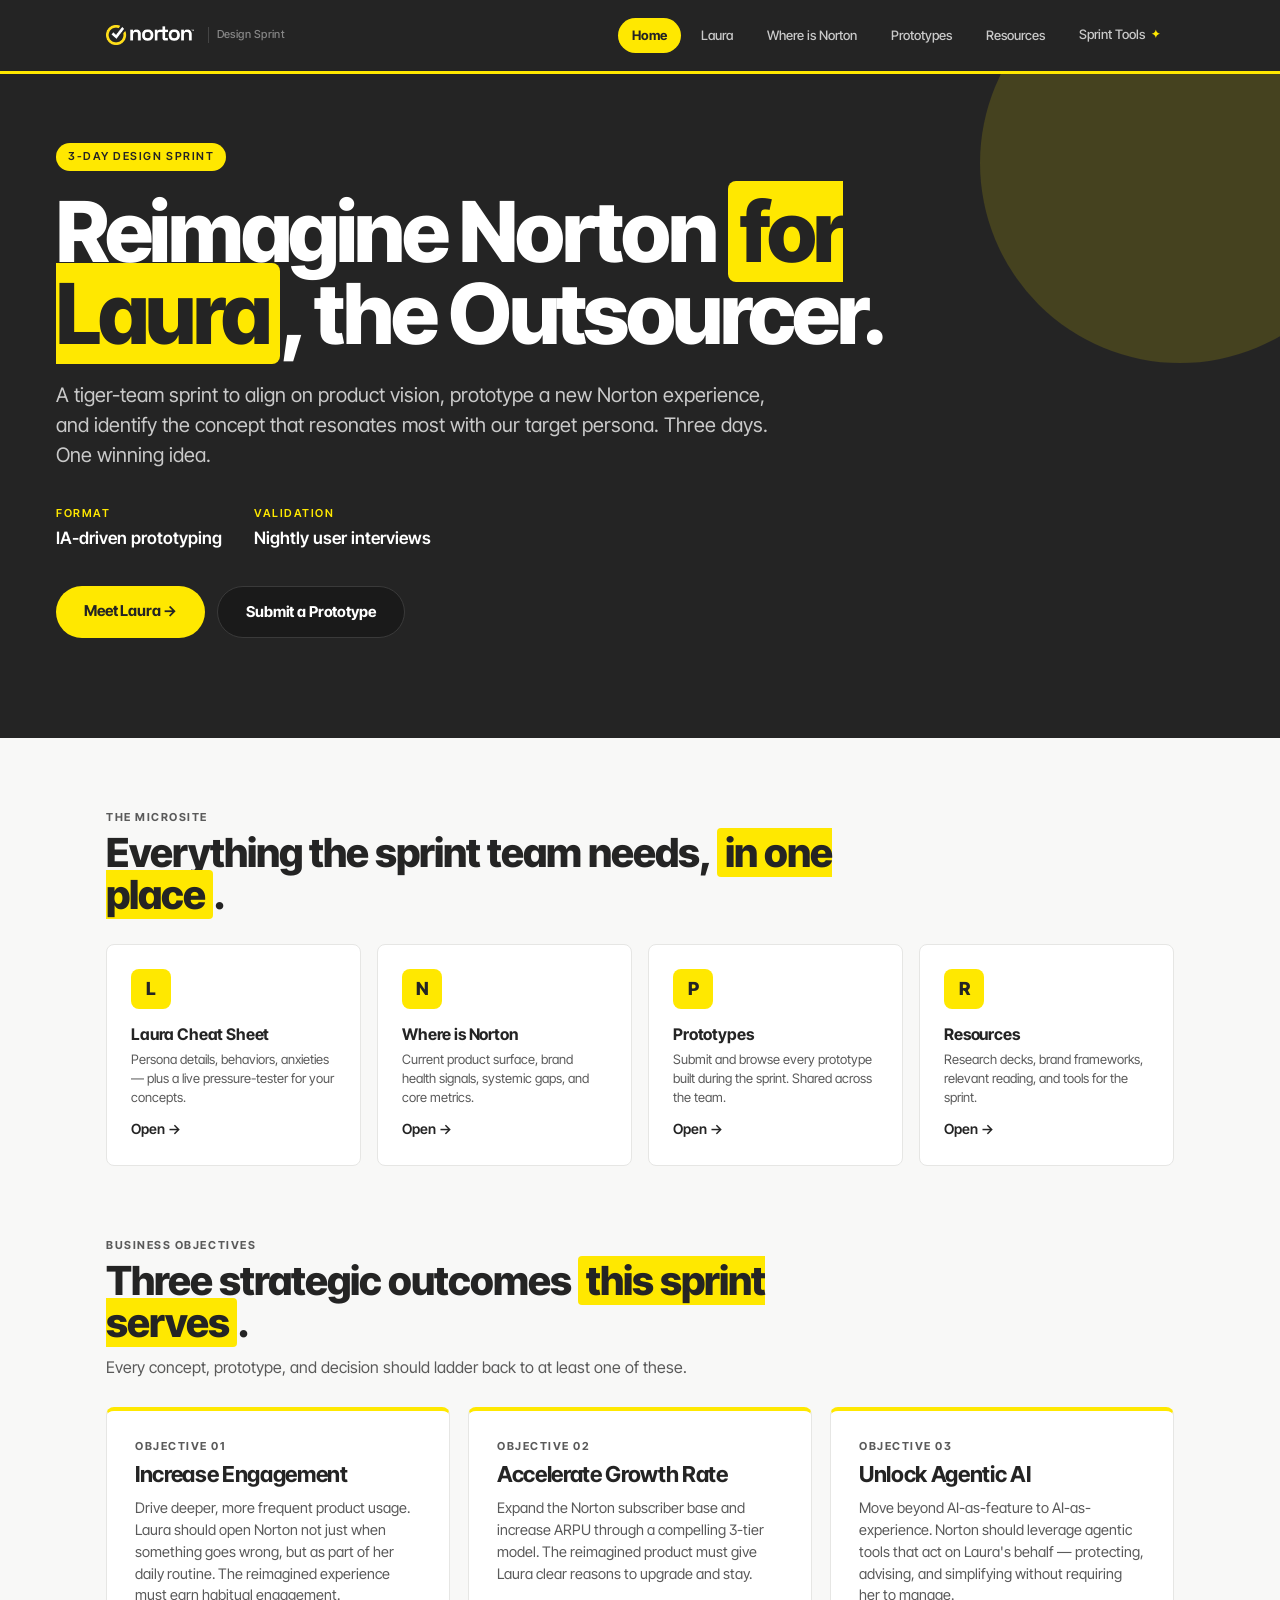
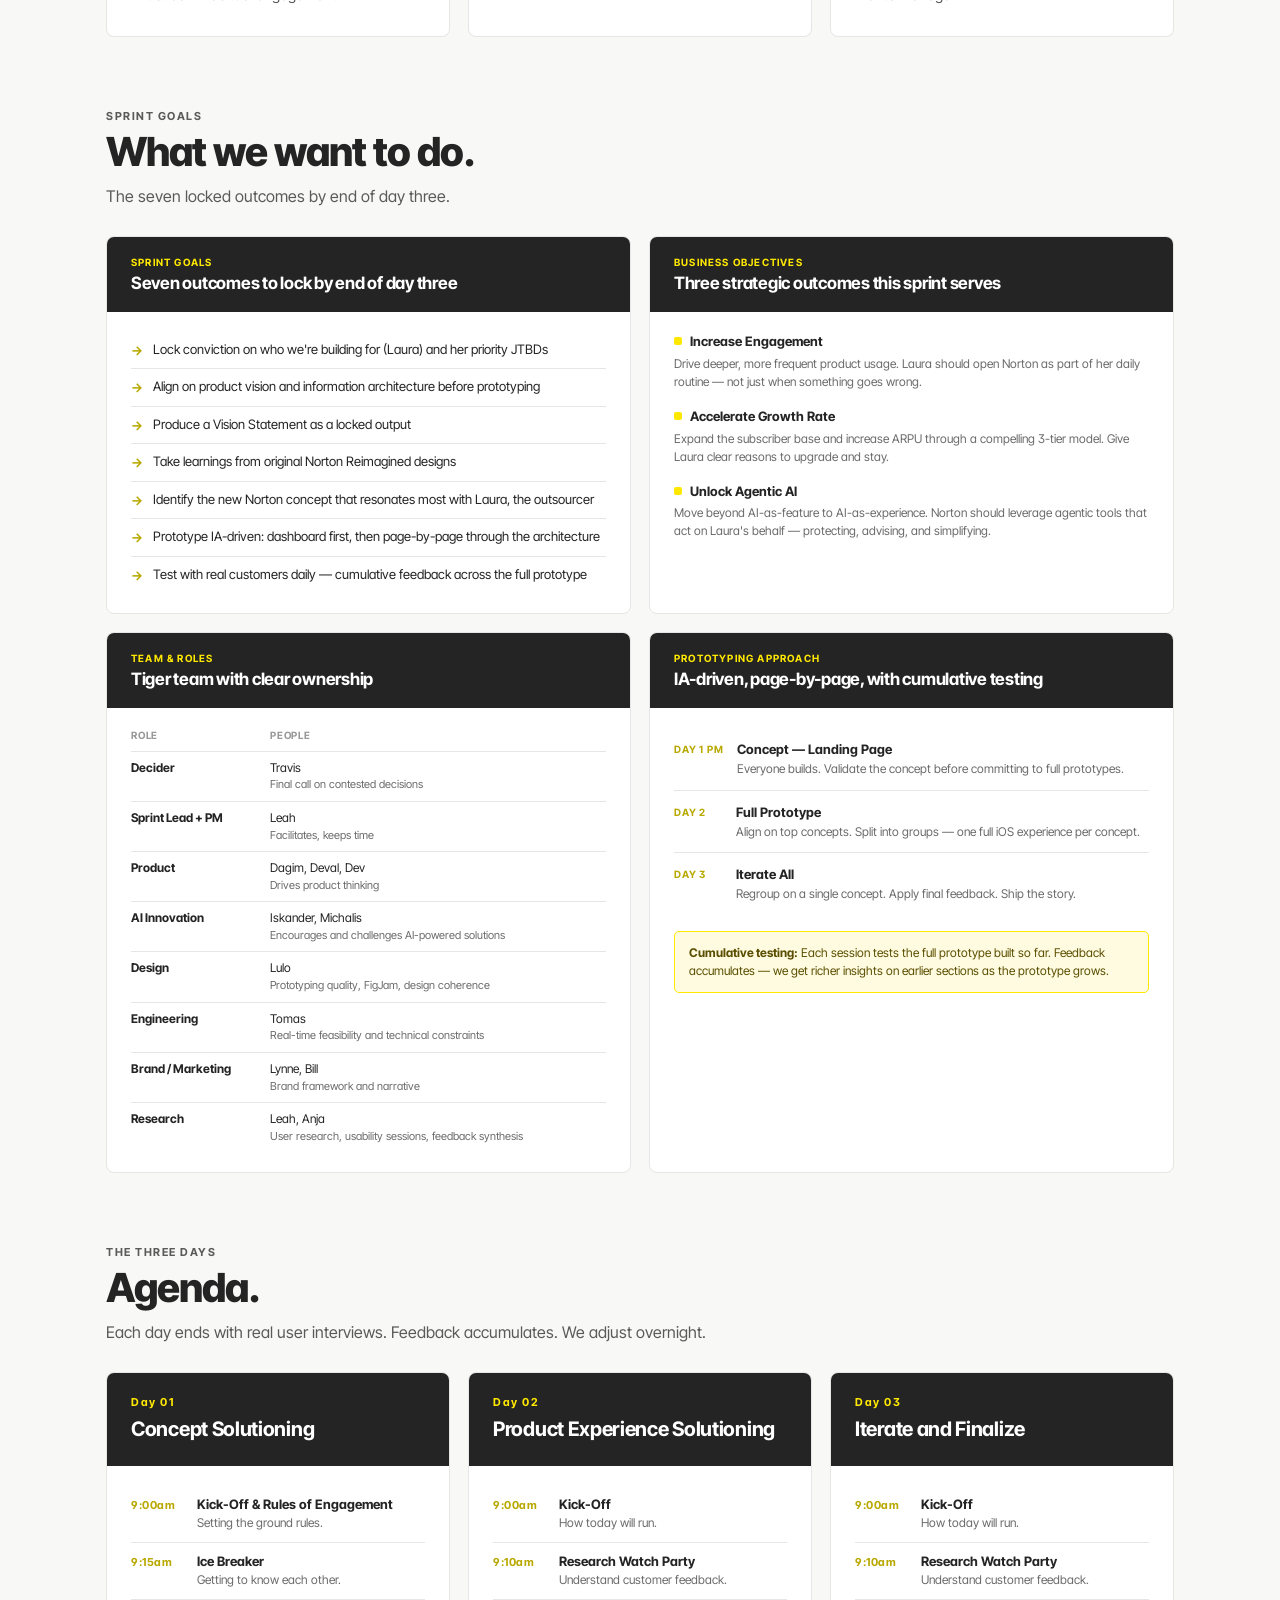
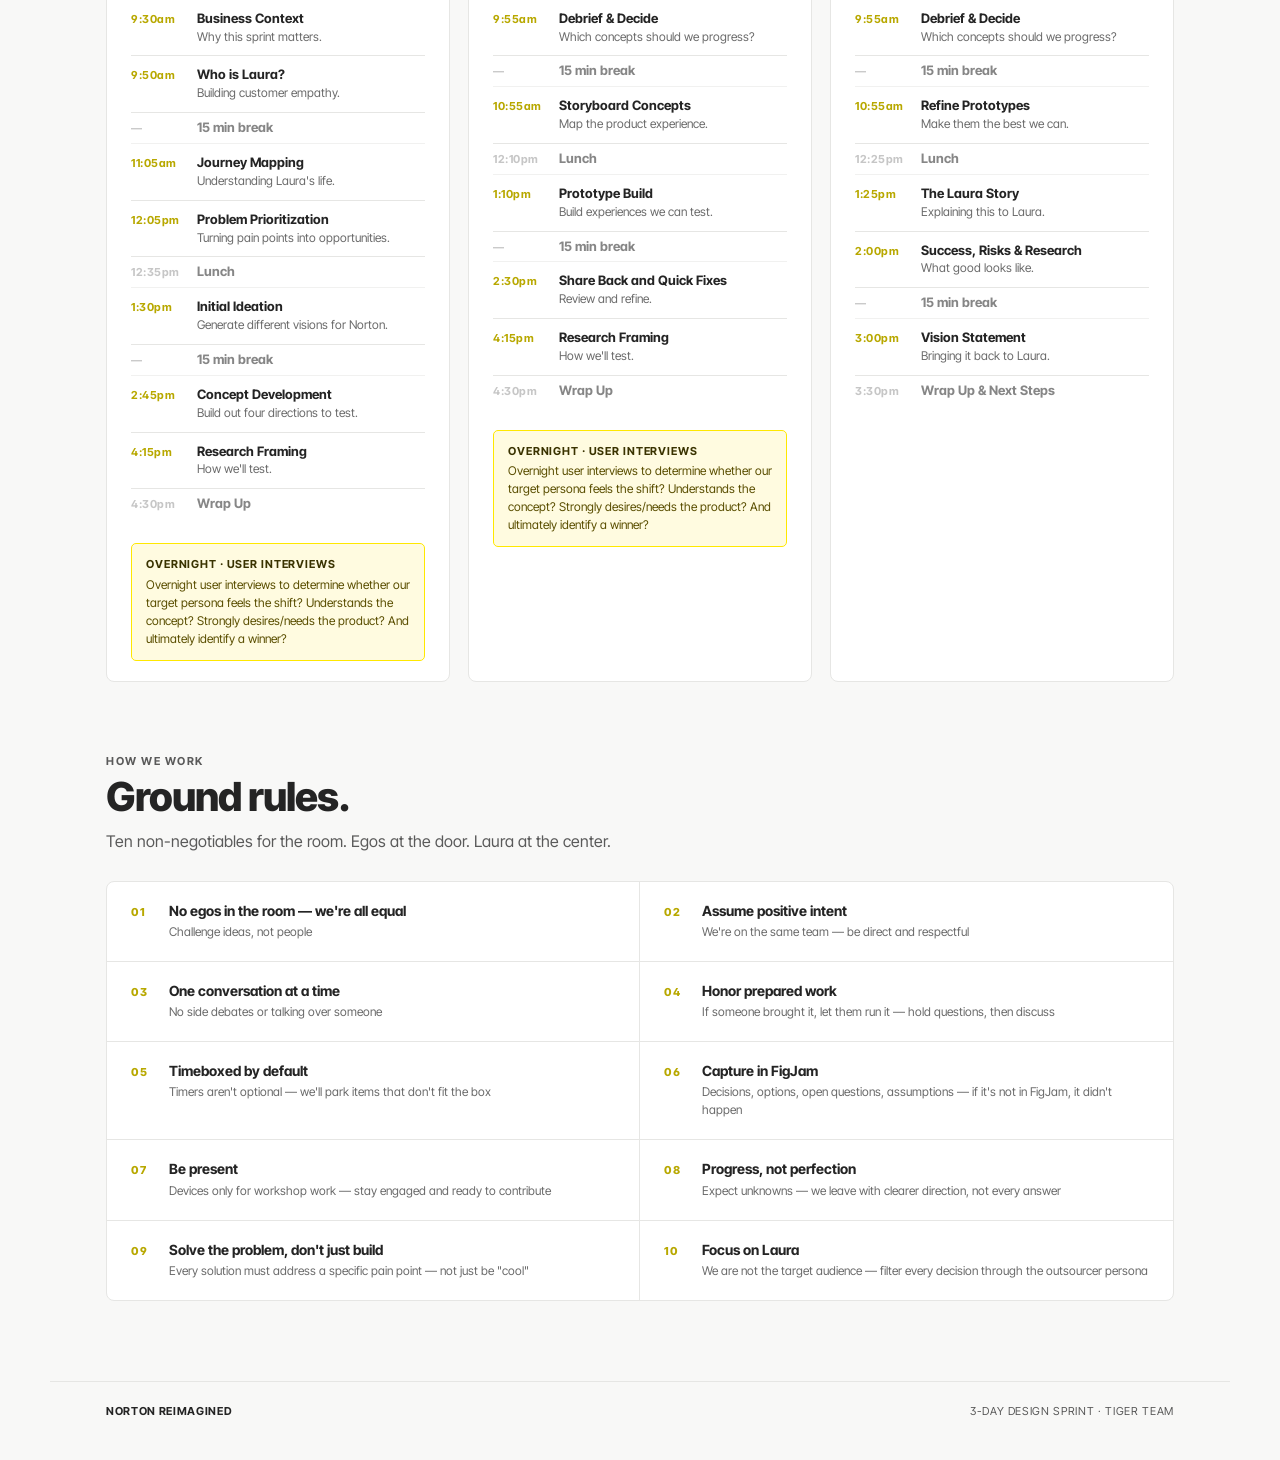
<file: index.html>
<!DOCTYPE html>
<html lang="en">
<head>
<meta charset="UTF-8">
<meta name="viewport" content="width=device-width, initial-scale=1.0">
<title>Norton Reimagined — Design Sprint</title>
<link href="https://fonts.googleapis.com/css2?family=Inter+Tight:wght@400;500;600;700;800&display=swap" rel="stylesheet">
<link rel="stylesheet" href="styles.css">
<style>
  /* Home-specific styles */
  .hero {
    background: var(--ink);
    color: #fff;
    padding: 80px 56px 100px;
    position: relative;
    overflow: hidden;
  }
  .hero::before {
    content: "";
    position: absolute;
    top: -100px; right: -100px;
    width: 400px; height: 400px;
    background: var(--yellow);
    border-radius: 50%;
    opacity: 0.15;
  }
  .hero-inner {
    max-width: 1180px;
    margin: 0 auto;
    position: relative;
    z-index: 2;
  }
  .hero .eyebrow {
    background: var(--yellow);
    color: var(--ink);
  }
  .hero h1 {
    font-size: 84px;
    font-weight: 800;
    letter-spacing: -0.04em;
    line-height: 0.98;
    margin-top: 20px;
    max-width: 900px;
  }
  .hero h1 em {
    font-style: normal;
    background: var(--yellow);
    color: var(--ink);
    padding: 0 12px;
    border-radius: 8px;
  }
  .hero .lede {
    color: #c9c9c9;
    margin-top: 24px;
    font-size: 20px;
    max-width: 720px;
  }
  .hero-meta {
    display: flex;
    gap: 32px;
    margin-top: 36px;
    flex-wrap: wrap;
  }
  .hero-meta .item { }
  .hero-meta .k {
    font-size: 11px;
    font-weight: 600;
    letter-spacing: 0.14em;
    text-transform: uppercase;
    color: var(--yellow);
    margin-bottom: 4px;
  }
  .hero-meta .v {
    font-size: 17px;
    font-weight: 600;
    color: #fff;
  }
  .hero-ctas {
    margin-top: 36px;
    display: flex;
    gap: 12px;
    flex-wrap: wrap;
  }
  .hero-ctas .btn-dark {
    background: #1a1a1a;
    color: #fff;
    border: 1px solid #3a3a3a;
  }
  .hero-ctas .btn-dark:hover { border-color: var(--yellow); }

  /* Section titles */
  .section {
    max-width: 1180px;
    margin: 0 auto;
    padding: 72px 56px 0;
  }
  .section-head {
    margin-bottom: 28px;
  }
  .section-head .eyebrow-2 {
    font-size: 11px;
    font-weight: 700;
    letter-spacing: 0.14em;
    text-transform: uppercase;
    color: var(--ink-soft);
  }
  .section-head h2 {
    font-size: 40px;
    font-weight: 800;
    letter-spacing: -0.025em;
    line-height: 1.05;
    margin-top: 6px;
    max-width: 760px;
  }
  .section-head h2 em {
    font-style: normal;
    background: var(--yellow);
    padding: 0 8px;
    border-radius: 4px;
  }
  .section-head .sub {
    margin-top: 12px;
    font-size: 16px;
    color: var(--ink-soft);
    max-width: 720px;
  }

  /* Objectives row */
  .obj-grid {
    display: grid;
    grid-template-columns: repeat(3, 1fr);
    gap: 18px;
  }
  .obj {
    background: var(--card);
    border: 1px solid var(--line);
    border-radius: 8px;
    padding: 28px 28px 30px;
    border-top: 4px solid var(--yellow);
  }
  .obj .num {
    font-size: 11px;
    font-weight: 700;
    letter-spacing: 0.14em;
    color: var(--ink-soft);
  }
  .obj h3 {
    font-size: 22px;
    font-weight: 700;
    letter-spacing: -0.015em;
    line-height: 1.2;
    margin: 6px 0 10px;
  }
  .obj p {
    font-size: 14.5px;
    color: var(--ink-soft);
    line-height: 1.5;
  }

  /* What we want to do — content blocks */
  .content-blocks {
    display: grid;
    grid-template-columns: repeat(2, 1fr);
    gap: 18px;
  }
  .content-block {
    background: var(--card);
    border: 1px solid var(--line);
    border-radius: 8px;
    overflow: hidden;
  }
  .content-block .block-header {
    background: var(--ink);
    color: #fff;
    padding: 18px 24px;
    display: flex;
    align-items: flex-start;
    gap: 14px;
  }
  .block-header .block-tag {
    font-size: 10px;
    font-weight: 700;
    letter-spacing: .12em;
    text-transform: uppercase;
    color: var(--yellow);
    margin-bottom: 3px;
  }
  .block-header h4 {
    font-size: 17px;
    font-weight: 700;
    letter-spacing: -.015em;
    line-height: 1.25;
  }
  .block-body {
    padding: 20px 24px;
  }
  /* Goals list */
  .goal-list {
    list-style: none;
    margin: 0; padding: 0;
  }
  .goal-list li {
    display: flex;
    gap: 10px;
    font-size: 13px;
    color: var(--ink);
    line-height: 1.5;
    padding: 8px 0;
    border-bottom: 1px solid var(--line);
  }
  .goal-list li:last-child { border-bottom: none; }
  .goal-list li::before {
    content: "→";
    color: var(--yellow-dark, #b8a800);
    font-weight: 700;
    flex-shrink: 0;
    margin-top: 1px;
  }
  /* Biz objectives */
  .biz-obj { margin-bottom: 16px; }
  .biz-obj:last-child { margin-bottom: 0; }
  .biz-obj-title {
    font-size: 13px;
    font-weight: 700;
    color: var(--ink);
    margin-bottom: 4px;
    display: flex;
    align-items: center;
    gap: 8px;
  }
  .biz-obj-title::before {
    content: "";
    display: inline-block;
    width: 8px; height: 8px;
    background: var(--yellow);
    border-radius: 2px;
    flex-shrink: 0;
  }
  .biz-obj-desc {
    font-size: 12px;
    color: #6b6b6b;
    line-height: 1.5;
  }
  /* Team table */
  .team-table { width: 100%; border-collapse: collapse; font-size: 12px; }
  .team-table th {
    text-align: left;
    font-size: 10px;
    font-weight: 700;
    letter-spacing: .08em;
    text-transform: uppercase;
    color: #999;
    padding: 0 8px 8px 0;
    border-bottom: 1px solid var(--line);
  }
  .team-table td {
    padding: 8px 8px 8px 0;
    vertical-align: top;
    border-bottom: 1px solid var(--line);
    line-height: 1.4;
    color: var(--ink);
  }
  .team-table tr:last-child td { border-bottom: none; }
  .team-table td:first-child { font-weight: 700; color: #242424; white-space: nowrap; }
  .team-table td .names { color: #6b6b6b; font-size: 11px; margin-top: 1px; }
  /* Prototyping phases */
  .proto-phases {
    display: flex;
    flex-direction: column;
    gap: 0;
  }
  .proto-phase {
    display: flex;
    gap: 14px;
    padding: 12px 0;
    border-bottom: 1px solid var(--line);
    align-items: flex-start;
  }
  .proto-phase:last-child { border-bottom: none; }
  .phase-day {
    font-size: 10px;
    font-weight: 700;
    letter-spacing: .08em;
    text-transform: uppercase;
    color: var(--yellow-dark, #b8a800);
    white-space: nowrap;
    padding-top: 2px;
    min-width: 48px;
  }
  .phase-body .phase-name {
    font-size: 13px;
    font-weight: 700;
    color: var(--ink);
    margin-bottom: 2px;
  }
  .phase-body .phase-desc {
    font-size: 12px;
    color: #6b6b6b;
    line-height: 1.4;
  }
  .proto-note {
    margin-top: 16px;
    padding: 12px 14px;
    background: #fffbe0;
    border: 1px solid #ffe800;
    border-radius: 5px;
    font-size: 12px;
    color: #5a4e00;
    line-height: 1.5;
  }

  /* Agenda */
  .agenda-grid {
    display: grid;
    grid-template-columns: repeat(3, 1fr);
    gap: 18px;
  }
  .agenda-day {
    background: var(--card);
    border: 1px solid var(--line);
    border-radius: 8px;
    overflow: hidden;
  }
  .agenda-day .header {
    background: var(--ink);
    color: #fff;
    padding: 22px 24px;
  }
  .agenda-day .header .day {
    font-size: 11px;
    font-weight: 700;
    letter-spacing: 0.14em;
    color: var(--yellow);
  }
  .agenda-day .header h3 {
    font-size: 20px;
    font-weight: 700;
    margin-top: 4px;
    letter-spacing: -0.015em;
  }
  .agenda-day .sessions {
    padding: 20px 24px 24px;
  }
  .agenda-session {
    display: flex;
    gap: 14px;
    padding: 10px 0;
    border-bottom: 1px solid var(--line);
    align-items: flex-start;
  }
  .agenda-session:last-child { border-bottom: none; }
  .agenda-session.break {
    padding: 6px 0;
    opacity: .55;
  }
  .session-time {
    font-size: 11px;
    font-weight: 700;
    color: var(--yellow-dark, #b8a800);
    letter-spacing: .05em;
    white-space: nowrap;
    padding-top: 2px;
    min-width: 52px;
  }
  .agenda-session.break .session-time { color: #999; }
  .session-body {}
  .session-name {
    font-size: 13px;
    font-weight: 700;
    color: var(--ink);
    line-height: 1.3;
  }
  .session-desc {
    font-size: 12px;
    color: #6b6b6b;
    margin-top: 2px;
    line-height: 1.4;
  }
  .agenda-overnight {
    margin: 0 24px 20px;
    background: #fffbe0;
    border: 1px solid #ffe800;
    border-radius: 5px;
    padding: 12px 14px;
    font-size: 12px;
    color: #5a4e00;
    line-height: 1.5;
  }
  .agenda-overnight strong {
    display: block;
    font-size: 11px;
    letter-spacing: .08em;
    text-transform: uppercase;
    font-weight: 700;
    margin-bottom: 3px;
    color: #3a3300;
  }

  /* Rules */
  .rules-card {
    background: var(--card);
    border: 1px solid var(--line);
    border-radius: 8px;
    overflow: hidden;
  }
  .rules-list {
    display: grid;
    grid-template-columns: repeat(2, 1fr);
    gap: 0;
  }
  .rule-item {
    display: flex;
    gap: 16px;
    padding: 20px 24px;
    border-bottom: 1px solid var(--line);
    align-items: flex-start;
  }
  .rule-item:nth-child(odd) { border-right: 1px solid var(--line); }
  .rule-item:nth-last-child(-n+2) { border-bottom: none; }
  .rule-num {
    font-size: 11px;
    font-weight: 800;
    color: var(--yellow-dark, #b8a800);
    letter-spacing: .08em;
    padding-top: 3px;
    min-width: 22px;
  }
  .rule-body {}
  .rule-title {
    font-size: 14px;
    font-weight: 700;
    color: var(--ink);
    line-height: 1.3;
    margin-bottom: 3px;
  }
  .rule-desc {
    font-size: 12px;
    color: #6b6b6b;
    line-height: 1.5;
  }
  @media (max-width: 640px) {
    .rules-list { grid-template-columns: 1fr; }
    .rule-item:nth-child(odd) { border-right: none; }
    .rule-item:nth-last-child(-n+2) { border-bottom: 1px solid var(--line); }
    .rule-item:last-child { border-bottom: none; }
  }

  /* Quick access cards */
  .nav-cards {
    display: grid;
    grid-template-columns: repeat(4, 1fr);
    gap: 16px;
    margin-top: 20px;
  }
  .nav-card {
    background: var(--card);
    border: 1px solid var(--line);
    border-radius: 8px;
    padding: 24px 24px 26px;
    transition: all 0.15s;
    display: block;
  }
  .nav-card:hover {
    border-color: var(--ink);
    transform: translateY(-2px);
    box-shadow: 0 12px 32px rgba(36,36,36,0.08);
  }
  .nav-card .icon {
    width: 40px; height: 40px;
    background: var(--yellow);
    border-radius: 8px;
    display: flex;
    align-items: center;
    justify-content: center;
    margin-bottom: 14px;
    font-weight: 800;
    font-size: 18px;
  }
  .nav-card h4 {
    font-size: 16px;
    font-weight: 700;
    letter-spacing: -0.01em;
    margin-bottom: 4px;
  }
  .nav-card p {
    font-size: 13px;
    color: var(--ink-soft);
    line-height: 1.45;
  }
  .nav-card .arrow {
    font-size: 14px;
    font-weight: 600;
    color: var(--ink);
    margin-top: 12px;
  }

  @media (max-width: 860px) {
    .hero { padding: 48px 24px 72px; }
    .hero h1 { font-size: 44px; }
    .section { padding: 48px 24px 0; }
    .obj-grid, .shot-gallery, .agenda-grid, .nav-cards { grid-template-columns: 1fr; }
    .hero-meta { gap: 14px; flex-wrap: wrap; }
  }
  @media (max-width: 480px) {
    .hero h1 { font-size: 34px; }
    .hero .lede { font-size: 15px; }
  }
</style>
  <link rel="icon" type="image/svg+xml" href="assets/norton-checkmark.svg">
  <link rel="icon" type="image/png" sizes="32x32" href="assets/icon-32.png">
  <link rel="icon" type="image/png" sizes="16x16" href="assets/icon-16.png">
  <link rel="apple-touch-icon" sizes="180x180" href="assets/icon-180.png">
  <link rel="apple-touch-icon" sizes="152x152" href="assets/icon-152.png">
  <link rel="apple-touch-icon" sizes="144x144" href="assets/icon-144.png">
  <link rel="apple-touch-icon" sizes="120x120" href="assets/icon-120.png">
  <link rel="manifest" href="assets/site.webmanifest">
</head>
<body>

<!-- ========================= NAVIGATION ========================= -->
<nav class="nav">
  <div class="nav-inner">
    <a href="index.html" class="nav-brand">
      <img src="assets/norton-logo.png" alt="Norton" class="nav-logo">
      <span class="nav-sprint-label">Design Sprint</span>
    </a>
    <button class="nav-toggle" id="nav-toggle" aria-label="Toggle navigation" aria-expanded="false">
      <span></span><span></span><span></span>
    </button>
    <ul class="nav-links" id="nav-links">
      <li><a href="index.html" class="active">Home</a></li>
      <li><a href="laura.html">Laura</a></li>
      <li><a href="where-is-norton.html">Where is Norton</a></li>
      <li><a href="prototypes.html">Prototypes</a></li>
      <li><a href="resources.html">Resources</a></li>
      <li class="nav-dropdown">
        <button class="nav-dropdown-btn" id="sprintToolsBtn" aria-expanded="false" aria-haspopup="true">
          Sprint Tools <span class="nav-beta-pill">✦</span>
        </button>
        <ul class="nav-dropdown-menu" id="sprintToolsMenu" role="menu">
            <li><a href="competitive-analysis.html" role="menuitem">Competitive Analysis</a></li>
            <li><a href="how-might-we.html" role="menuitem">How Might We</a></li>
            <li><a href="idea-workshop.html" role="menuitem">Ideation Wizard</a></li>
            <li><a href="idea-grouping.html" role="menuitem">Idea Grouping</a></li>
            <li><a href="concept-builder.html" role="menuitem">Prototype Builder</a></li>
            <li><a href="pricing-strategy.html" role="menuitem">Pricing Strategy</a></li>
            <li><a href="dependency-assessment.html" role="menuitem">Dependency Assessment</a></li>
            <li><a href="concept-card.html" role="menuitem">Concept 1-Pager</a></li>
          </ul>
      </li>
    </ul>
  </div>
</nav>

<!-- ========================= HERO ========================= -->
<section class="hero">
  <div class="hero-inner">
    <span class="eyebrow">3-Day Design Sprint</span>
    <h1>Reimagine Norton <em>for Laura</em>, the Outsourcer.</h1>
    <p class="lede">
      A tiger-team sprint to align on product vision, prototype a new Norton
      experience, and identify the concept that resonates most with our target persona.
      Three days. One winning idea.
    </p>
    <div class="hero-meta">
      <div class="item">
        <div class="k">Format</div>
        <div class="v">IA-driven prototyping</div>
      </div>
      <div class="item">
        <div class="k">Validation</div>
        <div class="v">Nightly user interviews</div>
      </div>
    </div>
    <div class="hero-ctas">
      <a href="laura.html" class="btn">Meet Laura →</a>
      <a href="prototypes.html" class="btn btn-dark">Submit a Prototype</a>
    </div>
  </div>
</section>

<!-- ========================= QUICK ACCESS ========================= -->
<section class="section">
  <div class="section-head">
    <div class="eyebrow-2">The Microsite</div>
    <h2>Everything the sprint team needs, <em>in one place</em>.</h2>
  </div>
  <div class="nav-cards">
    <a href="laura.html" class="nav-card">
      <div class="icon">L</div>
      <h4>Laura Cheat Sheet</h4>
      <p>Persona details, behaviors, anxieties — plus a live pressure-tester for your concepts.</p>
      <div class="arrow">Open →</div>
    </a>
    <a href="where-is-norton.html" class="nav-card">
      <div class="icon">N</div>
      <h4>Where is Norton</h4>
      <p>Current product surface, brand health signals, systemic gaps, and core metrics.</p>
      <div class="arrow">Open →</div>
    </a>
    <a href="prototypes.html" class="nav-card">
      <div class="icon">P</div>
      <h4>Prototypes</h4>
      <p>Submit and browse every prototype built during the sprint. Shared across the team.</p>
      <div class="arrow">Open →</div>
    </a>
    <a href="resources.html" class="nav-card">
      <div class="icon">R</div>
      <h4>Resources</h4>
      <p>Research decks, brand frameworks, relevant reading, and tools for the sprint.</p>
      <div class="arrow">Open →</div>
    </a>
  </div>
</section>

<!-- ========================= OBJECTIVES ========================= -->
<section class="section">
  <div class="section-head">
    <div class="eyebrow-2">Business Objectives</div>
    <h2>Three strategic outcomes <em>this sprint serves</em>.</h2>
    <p class="sub">Every concept, prototype, and decision should ladder back to at least one of these.</p>
  </div>
  <div class="obj-grid">
    <div class="obj">
      <div class="num">OBJECTIVE 01</div>
      <h3>Increase Engagement</h3>
      <p>Drive deeper, more frequent product usage. Laura should open Norton not just when something goes wrong, but as part of her daily routine. The reimagined experience must earn habitual engagement.</p>
    </div>
    <div class="obj">
      <div class="num">OBJECTIVE 02</div>
      <h3>Accelerate Growth Rate</h3>
      <p>Expand the Norton subscriber base and increase ARPU through a compelling 3-tier model. The reimagined product must give Laura clear reasons to upgrade and stay.</p>
    </div>
    <div class="obj">
      <div class="num">OBJECTIVE 03</div>
      <h3>Unlock Agentic AI</h3>
      <p>Move beyond AI-as-feature to AI-as-experience. Norton should leverage agentic tools that act on Laura's behalf — protecting, advising, and simplifying without requiring her to manage.</p>
    </div>
  </div>
</section>

<!-- ========================= WHAT WE WANT TO DO ========================= -->
<section class="section">
  <div class="section-head">
    <div class="eyebrow-2">Sprint Goals</div>
    <h2>What we want to do.</h2>
    <p class="sub">The seven locked outcomes by end of day three.</p>
  </div>
  <div class="content-blocks">

    <!-- Sprint Goals -->
    <div class="content-block">
      <div class="block-header">
        <div>
          <div class="block-tag">Sprint Goals</div>
          <h4>Seven outcomes to lock by end of day three</h4>
        </div>
      </div>
      <div class="block-body">
        <ul class="goal-list">
          <li>Lock conviction on who we're building for (Laura) and her priority JTBDs</li>
          <li>Align on product vision and information architecture before prototyping</li>
          <li>Produce a Vision Statement as a locked output</li>
          <li>Take learnings from original Norton Reimagined designs</li>
          <li>Identify the new Norton concept that resonates most with Laura, the outsourcer</li>
          <li>Prototype IA-driven: dashboard first, then page-by-page through the architecture</li>
          <li>Test with real customers daily — cumulative feedback across the full prototype</li>
        </ul>
      </div>
    </div>

    <!-- Business Objectives -->
    <div class="content-block">
      <div class="block-header">
        <div>
          <div class="block-tag">Business Objectives</div>
          <h4>Three strategic outcomes this sprint serves</h4>
        </div>
      </div>
      <div class="block-body">
        <div class="biz-obj">
          <div class="biz-obj-title">Increase Engagement</div>
          <div class="biz-obj-desc">Drive deeper, more frequent product usage. Laura should open Norton as part of her daily routine — not just when something goes wrong.</div>
        </div>
        <div class="biz-obj">
          <div class="biz-obj-title">Accelerate Growth Rate</div>
          <div class="biz-obj-desc">Expand the subscriber base and increase ARPU through a compelling 3-tier model. Give Laura clear reasons to upgrade and stay.</div>
        </div>
        <div class="biz-obj">
          <div class="biz-obj-title">Unlock Agentic AI</div>
          <div class="biz-obj-desc">Move beyond AI-as-feature to AI-as-experience. Norton should leverage agentic tools that act on Laura's behalf — protecting, advising, and simplifying.</div>
        </div>
      </div>
    </div>

    <!-- Team & Roles -->
    <div class="content-block">
      <div class="block-header">
        <div>
          <div class="block-tag">Team &amp; Roles</div>
          <h4>Tiger team with clear ownership</h4>
        </div>
      </div>
      <div class="block-body">
        <table class="team-table">
          <thead>
            <tr><th>Role</th><th>People</th></tr>
          </thead>
          <tbody>
            <tr><td>Decider</td><td><div>Travis</div><div class="names">Final call on contested decisions</div></td></tr>
            <tr><td>Sprint Lead + PM</td><td><div>Leah</div><div class="names">Facilitates, keeps time</div></td></tr>
            <tr><td>Product</td><td><div>Dagim, Deval, Dev</div><div class="names">Drives product thinking</div></td></tr>
            <tr><td>AI Innovation</td><td><div>Iskander, Michalis</div><div class="names">Encourages and challenges AI-powered solutions</div></td></tr>
            <tr><td>Design</td><td><div>Lulo</div><div class="names">Prototyping quality, FigJam, design coherence</div></td></tr>
            <tr><td>Engineering</td><td><div>Tomas</div><div class="names">Real-time feasibility and technical constraints</div></td></tr>
            <tr><td>Brand / Marketing</td><td><div>Lynne, Bill</div><div class="names">Brand framework and narrative</div></td></tr>
            <tr><td>Research</td><td><div>Leah, Anja</div><div class="names">User research, usability sessions, feedback synthesis</div></td></tr>
          </tbody>
        </table>
      </div>
    </div>

    <!-- Prototyping Approach -->
    <div class="content-block">
      <div class="block-header">
        <div>
          <div class="block-tag">Prototyping Approach</div>
          <h4>IA-driven, page-by-page, with cumulative testing</h4>
        </div>
      </div>
      <div class="block-body">
        <div class="proto-phases">
          <div class="proto-phase">
            <div class="phase-day">Day 1 PM</div>
            <div class="phase-body">
              <div class="phase-name">Concept — Landing Page</div>
              <div class="phase-desc">Everyone builds. Validate the concept before committing to full prototypes.</div>
            </div>
          </div>
          <div class="proto-phase">
            <div class="phase-day">Day 2</div>
            <div class="phase-body">
              <div class="phase-name">Full Prototype</div>
              <div class="phase-desc">Align on top concepts. Split into groups — one full iOS experience per concept.</div>
            </div>
          </div>
          <div class="proto-phase">
            <div class="phase-day">Day 3</div>
            <div class="phase-body">
              <div class="phase-name">Iterate All</div>
              <div class="phase-desc">Regroup on a single concept. Apply final feedback. Ship the story.</div>
            </div>
          </div>
        </div>
        <div class="proto-note">
          <strong>Cumulative testing:</strong> Each session tests the full prototype built so far. Feedback accumulates — we get richer insights on earlier sections as the prototype grows.
        </div>
      </div>
    </div>

  </div>
</section>

<!-- ========================= AGENDA ========================= -->
<section class="section">
  <div class="section-head">
    <div class="eyebrow-2">The Three Days</div>
    <h2>Agenda.</h2>
    <p class="sub">Each day ends with real user interviews. Feedback accumulates. We adjust overnight.</p>
  </div>
  <div class="agenda-grid">

    <!-- DAY 1 -->
    <div class="agenda-day">
      <div class="header">
        <div class="day">Day 01</div>
        <h3>Concept Solutioning</h3>
      </div>
      <div class="sessions">
        <div class="agenda-session">
          <div class="session-time">9:00am</div>
          <div class="session-body">
            <div class="session-name">Kick-Off &amp; Rules of Engagement</div>
            <div class="session-desc">Setting the ground rules.</div>
          </div>
        </div>
        <div class="agenda-session">
          <div class="session-time">9:15am</div>
          <div class="session-body">
            <div class="session-name">Ice Breaker</div>
            <div class="session-desc">Getting to know each other.</div>
          </div>
        </div>
        <div class="agenda-session">
          <div class="session-time">9:30am</div>
          <div class="session-body">
            <div class="session-name">Business Context</div>
            <div class="session-desc">Why this sprint matters.</div>
          </div>
        </div>
        <div class="agenda-session">
          <div class="session-time">9:50am</div>
          <div class="session-body">
            <div class="session-name">Who is Laura?</div>
            <div class="session-desc">Building customer empathy.</div>
          </div>
        </div>
        <div class="agenda-session break">
          <div class="session-time">—</div>
          <div class="session-body"><div class="session-name">15 min break</div></div>
        </div>
        <div class="agenda-session">
          <div class="session-time">11:05am</div>
          <div class="session-body">
            <div class="session-name">Journey Mapping</div>
            <div class="session-desc">Understanding Laura's life.</div>
          </div>
        </div>
        <div class="agenda-session">
          <div class="session-time">12:05pm</div>
          <div class="session-body">
            <div class="session-name">Problem Prioritization</div>
            <div class="session-desc">Turning pain points into opportunities.</div>
          </div>
        </div>
        <div class="agenda-session break">
          <div class="session-time">12:35pm</div>
          <div class="session-body"><div class="session-name">Lunch</div></div>
        </div>
        <div class="agenda-session">
          <div class="session-time">1:30pm</div>
          <div class="session-body">
            <div class="session-name">Initial Ideation</div>
            <div class="session-desc">Generate different visions for Norton.</div>
          </div>
        </div>
        <div class="agenda-session break">
          <div class="session-time">—</div>
          <div class="session-body"><div class="session-name">15 min break</div></div>
        </div>
        <div class="agenda-session">
          <div class="session-time">2:45pm</div>
          <div class="session-body">
            <div class="session-name">Concept Development</div>
            <div class="session-desc">Build out four directions to test.</div>
          </div>
        </div>
        <div class="agenda-session">
          <div class="session-time">4:15pm</div>
          <div class="session-body">
            <div class="session-name">Research Framing</div>
            <div class="session-desc">How we'll test.</div>
          </div>
        </div>
        <div class="agenda-session break">
          <div class="session-time">4:30pm</div>
          <div class="session-body"><div class="session-name">Wrap Up</div></div>
        </div>
      </div>
      <div class="agenda-overnight">
        <strong>Overnight · User Interviews</strong>
        Overnight user interviews to determine whether our target persona feels the shift? Understands the concept? Strongly desires/needs the product? And ultimately identify a winner?
      </div>
    </div>

    <!-- DAY 2 -->
    <div class="agenda-day">
      <div class="header">
        <div class="day">Day 02</div>
        <h3>Product Experience Solutioning</h3>
      </div>
      <div class="sessions">
        <div class="agenda-session">
          <div class="session-time">9:00am</div>
          <div class="session-body">
            <div class="session-name">Kick-Off</div>
            <div class="session-desc">How today will run.</div>
          </div>
        </div>
        <div class="agenda-session">
          <div class="session-time">9:10am</div>
          <div class="session-body">
            <div class="session-name">Research Watch Party</div>
            <div class="session-desc">Understand customer feedback.</div>
          </div>
        </div>
        <div class="agenda-session">
          <div class="session-time">9:55am</div>
          <div class="session-body">
            <div class="session-name">Debrief &amp; Decide</div>
            <div class="session-desc">Which concepts should we progress?</div>
          </div>
        </div>
        <div class="agenda-session break">
          <div class="session-time">—</div>
          <div class="session-body"><div class="session-name">15 min break</div></div>
        </div>
        <div class="agenda-session">
          <div class="session-time">10:55am</div>
          <div class="session-body">
            <div class="session-name">Storyboard Concepts</div>
            <div class="session-desc">Map the product experience.</div>
          </div>
        </div>
        <div class="agenda-session break">
          <div class="session-time">12:10pm</div>
          <div class="session-body"><div class="session-name">Lunch</div></div>
        </div>
        <div class="agenda-session">
          <div class="session-time">1:10pm</div>
          <div class="session-body">
            <div class="session-name">Prototype Build</div>
            <div class="session-desc">Build experiences we can test.</div>
          </div>
        </div>
        <div class="agenda-session break">
          <div class="session-time">—</div>
          <div class="session-body"><div class="session-name">15 min break</div></div>
        </div>
        <div class="agenda-session">
          <div class="session-time">2:30pm</div>
          <div class="session-body">
            <div class="session-name">Share Back and Quick Fixes</div>
            <div class="session-desc">Review and refine.</div>
          </div>
        </div>
        <div class="agenda-session">
          <div class="session-time">4:15pm</div>
          <div class="session-body">
            <div class="session-name">Research Framing</div>
            <div class="session-desc">How we'll test.</div>
          </div>
        </div>
        <div class="agenda-session break">
          <div class="session-time">4:30pm</div>
          <div class="session-body"><div class="session-name">Wrap Up</div></div>
        </div>
      </div>
      <div class="agenda-overnight">
        <strong>Overnight · User Interviews</strong>
        Overnight user interviews to determine whether our target persona feels the shift? Understands the concept? Strongly desires/needs the product? And ultimately identify a winner?
      </div>
    </div>

    <!-- DAY 3 -->
    <div class="agenda-day">
      <div class="header">
        <div class="day">Day 03</div>
        <h3>Iterate and Finalize</h3>
      </div>
      <div class="sessions">
        <div class="agenda-session">
          <div class="session-time">9:00am</div>
          <div class="session-body">
            <div class="session-name">Kick-Off</div>
            <div class="session-desc">How today will run.</div>
          </div>
        </div>
        <div class="agenda-session">
          <div class="session-time">9:10am</div>
          <div class="session-body">
            <div class="session-name">Research Watch Party</div>
            <div class="session-desc">Understand customer feedback.</div>
          </div>
        </div>
        <div class="agenda-session">
          <div class="session-time">9:55am</div>
          <div class="session-body">
            <div class="session-name">Debrief &amp; Decide</div>
            <div class="session-desc">Which concepts should we progress?</div>
          </div>
        </div>
        <div class="agenda-session break">
          <div class="session-time">—</div>
          <div class="session-body"><div class="session-name">15 min break</div></div>
        </div>
        <div class="agenda-session">
          <div class="session-time">10:55am</div>
          <div class="session-body">
            <div class="session-name">Refine Prototypes</div>
            <div class="session-desc">Make them the best we can.</div>
          </div>
        </div>
        <div class="agenda-session break">
          <div class="session-time">12:25pm</div>
          <div class="session-body"><div class="session-name">Lunch</div></div>
        </div>
        <div class="agenda-session">
          <div class="session-time">1:25pm</div>
          <div class="session-body">
            <div class="session-name">The Laura Story</div>
            <div class="session-desc">Explaining this to Laura.</div>
          </div>
        </div>
        <div class="agenda-session">
          <div class="session-time">2:00pm</div>
          <div class="session-body">
            <div class="session-name">Success, Risks &amp; Research</div>
            <div class="session-desc">What good looks like.</div>
          </div>
        </div>
        <div class="agenda-session break">
          <div class="session-time">—</div>
          <div class="session-body"><div class="session-name">15 min break</div></div>
        </div>
        <div class="agenda-session">
          <div class="session-time">3:00pm</div>
          <div class="session-body">
            <div class="session-name">Vision Statement</div>
            <div class="session-desc">Bringing it back to Laura.</div>
          </div>
        </div>
        <div class="agenda-session break">
          <div class="session-time">3:30pm</div>
          <div class="session-body"><div class="session-name">Wrap Up &amp; Next Steps</div></div>
        </div>
      </div>
    </div>

  </div>
</section>

        </div>
      </div>
    </div>

  </div>
</section>

<!-- ========================= GROUND RULES ========================= -->
<section class="section" style="padding-bottom: 40px;">
  <div class="section-head">
    <div class="eyebrow-2">How We Work</div>
    <h2>Ground rules.</h2>
    <p class="sub">Ten non-negotiables for the room. Egos at the door. Laura at the center.</p>
  </div>
  <div class="rules-card">
    <div class="rules-list">
      <div class="rule-item">
        <div class="rule-num">01</div>
        <div class="rule-body">
          <div class="rule-title">No egos in the room — we're all equal</div>
          <div class="rule-desc">Challenge ideas, not people</div>
        </div>
      </div>
      <div class="rule-item">
        <div class="rule-num">02</div>
        <div class="rule-body">
          <div class="rule-title">Assume positive intent</div>
          <div class="rule-desc">We're on the same team — be direct and respectful</div>
        </div>
      </div>
      <div class="rule-item">
        <div class="rule-num">03</div>
        <div class="rule-body">
          <div class="rule-title">One conversation at a time</div>
          <div class="rule-desc">No side debates or talking over someone</div>
        </div>
      </div>
      <div class="rule-item">
        <div class="rule-num">04</div>
        <div class="rule-body">
          <div class="rule-title">Honor prepared work</div>
          <div class="rule-desc">If someone brought it, let them run it — hold questions, then discuss</div>
        </div>
      </div>
      <div class="rule-item">
        <div class="rule-num">05</div>
        <div class="rule-body">
          <div class="rule-title">Timeboxed by default</div>
          <div class="rule-desc">Timers aren't optional — we'll park items that don't fit the box</div>
        </div>
      </div>
      <div class="rule-item">
        <div class="rule-num">06</div>
        <div class="rule-body">
          <div class="rule-title">Capture in FigJam</div>
          <div class="rule-desc">Decisions, options, open questions, assumptions — if it's not in FigJam, it didn't happen</div>
        </div>
      </div>
      <div class="rule-item">
        <div class="rule-num">07</div>
        <div class="rule-body">
          <div class="rule-title">Be present</div>
          <div class="rule-desc">Devices only for workshop work — stay engaged and ready to contribute</div>
        </div>
      </div>
      <div class="rule-item">
        <div class="rule-num">08</div>
        <div class="rule-body">
          <div class="rule-title">Progress, not perfection</div>
          <div class="rule-desc">Expect unknowns — we leave with clearer direction, not every answer</div>
        </div>
      </div>
      <div class="rule-item">
        <div class="rule-num">09</div>
        <div class="rule-body">
          <div class="rule-title">Solve the problem, don't just build</div>
          <div class="rule-desc">Every solution must address a specific pain point — not just be "cool"</div>
        </div>
      </div>
      <div class="rule-item">
        <div class="rule-num">10</div>
        <div class="rule-body">
          <div class="rule-title">Focus on Laura</div>
          <div class="rule-desc">We are not the target audience — filter every decision through the outsourcer persona</div>
        </div>
      </div>
    </div>
  </div>
</section>

<!-- ========================= FOOTER ========================= -->
<div class="footer">
  <span class="brand">Norton Reimagined</span>
  <span>3-day Design Sprint · Tiger Team</span>
</div>

<script src="nav.js"></script>
</body>
</html>
</file>
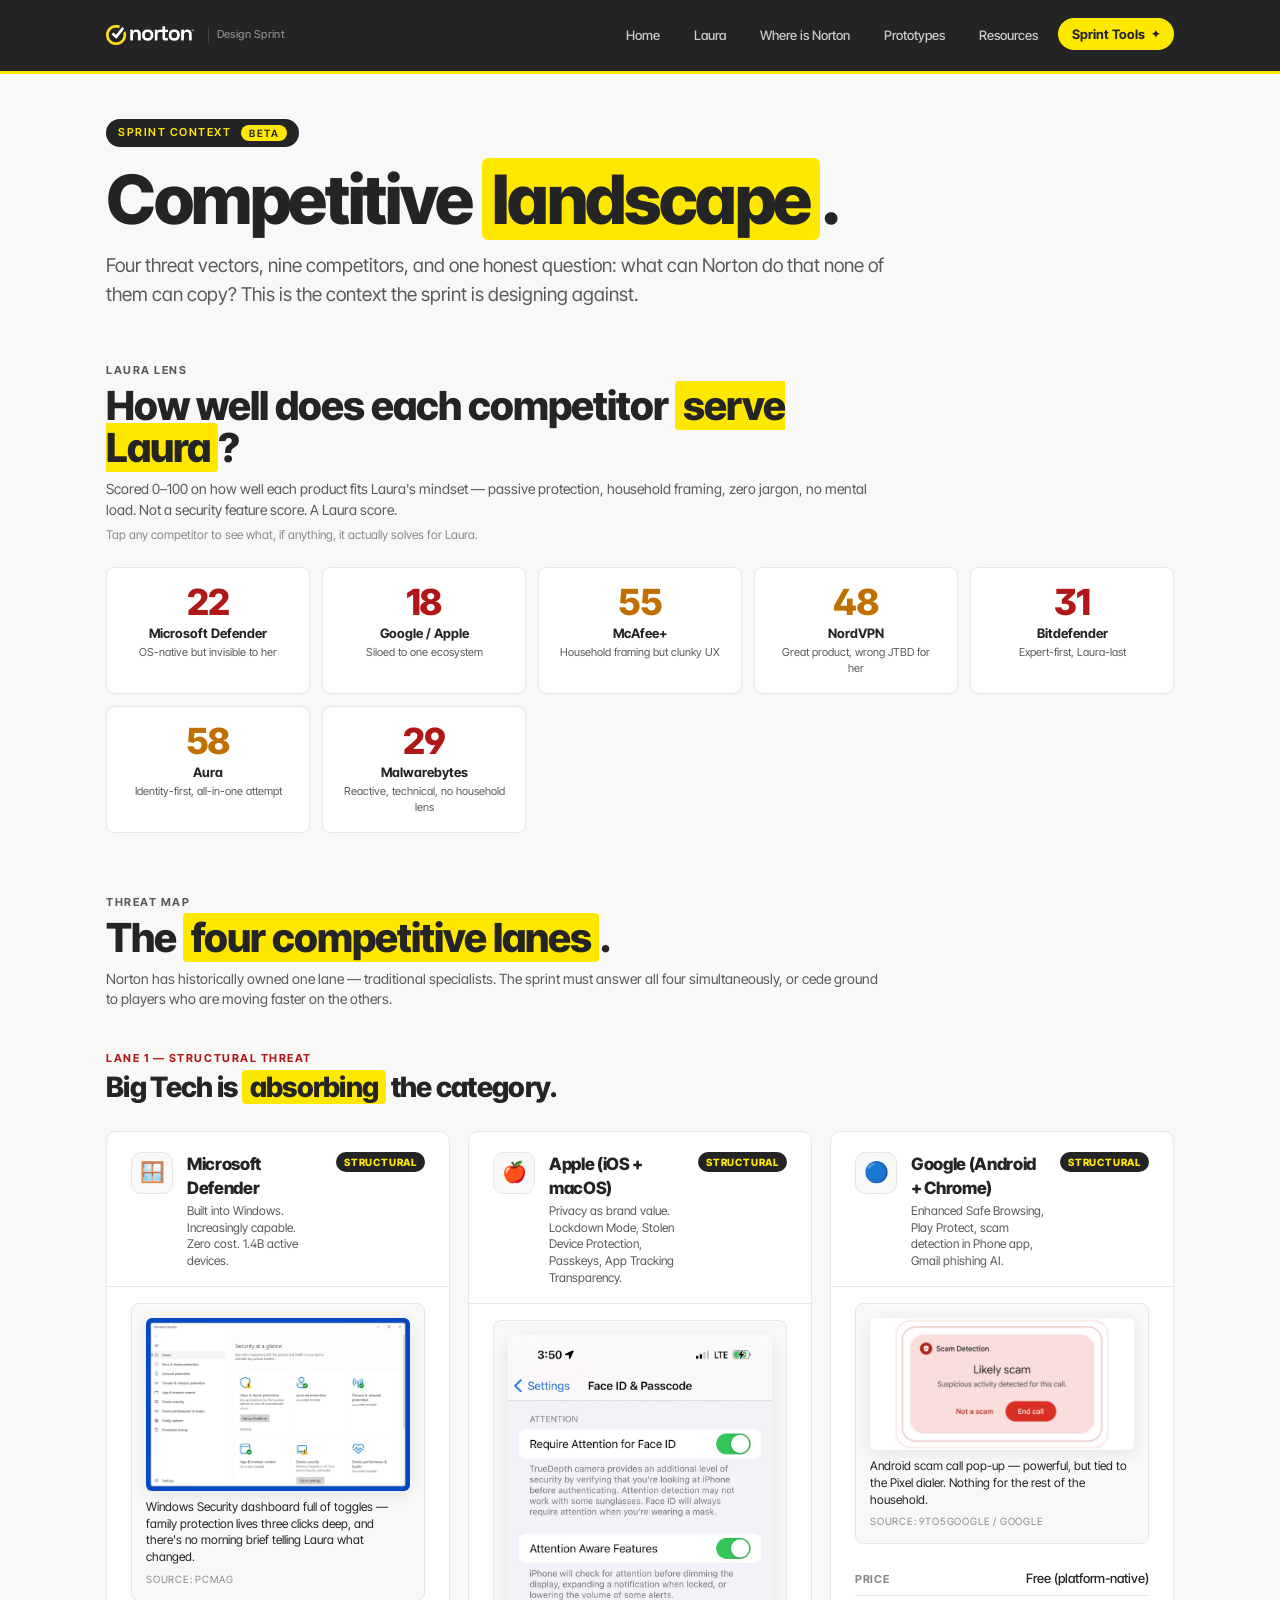
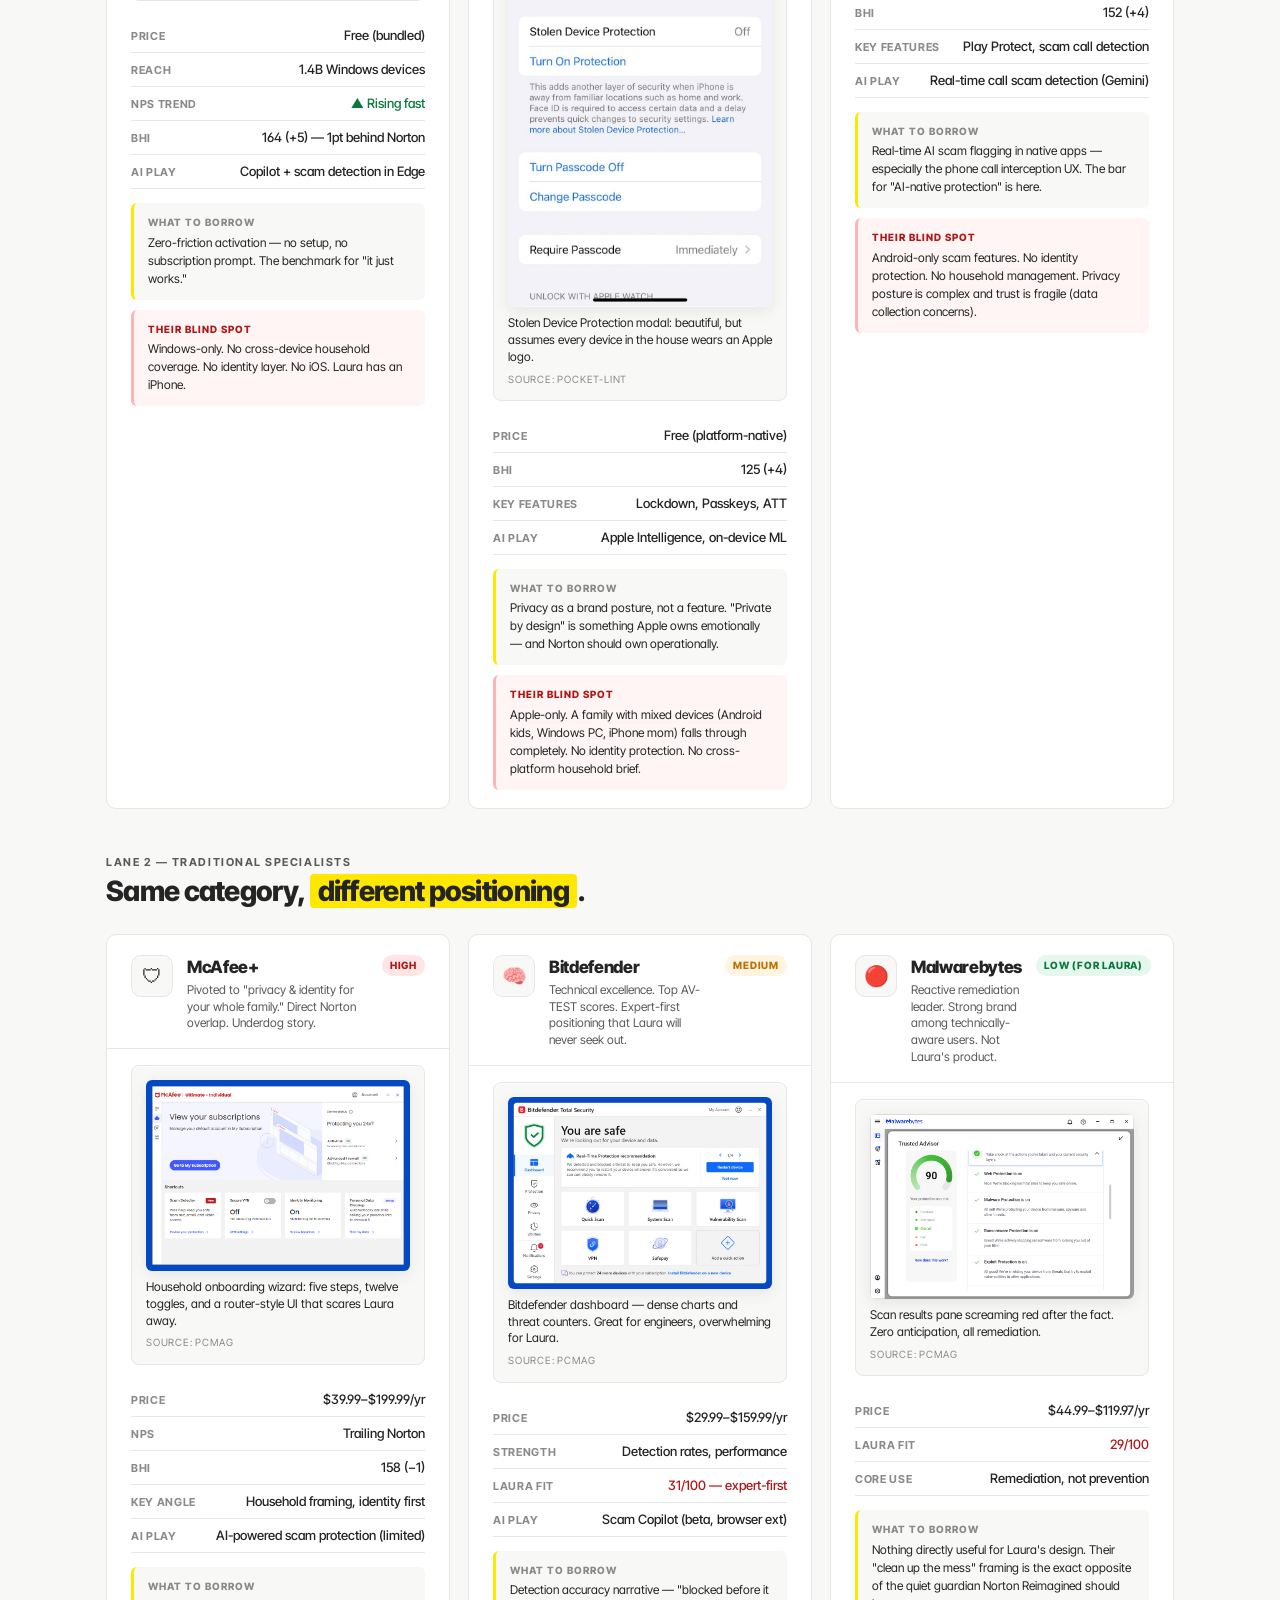
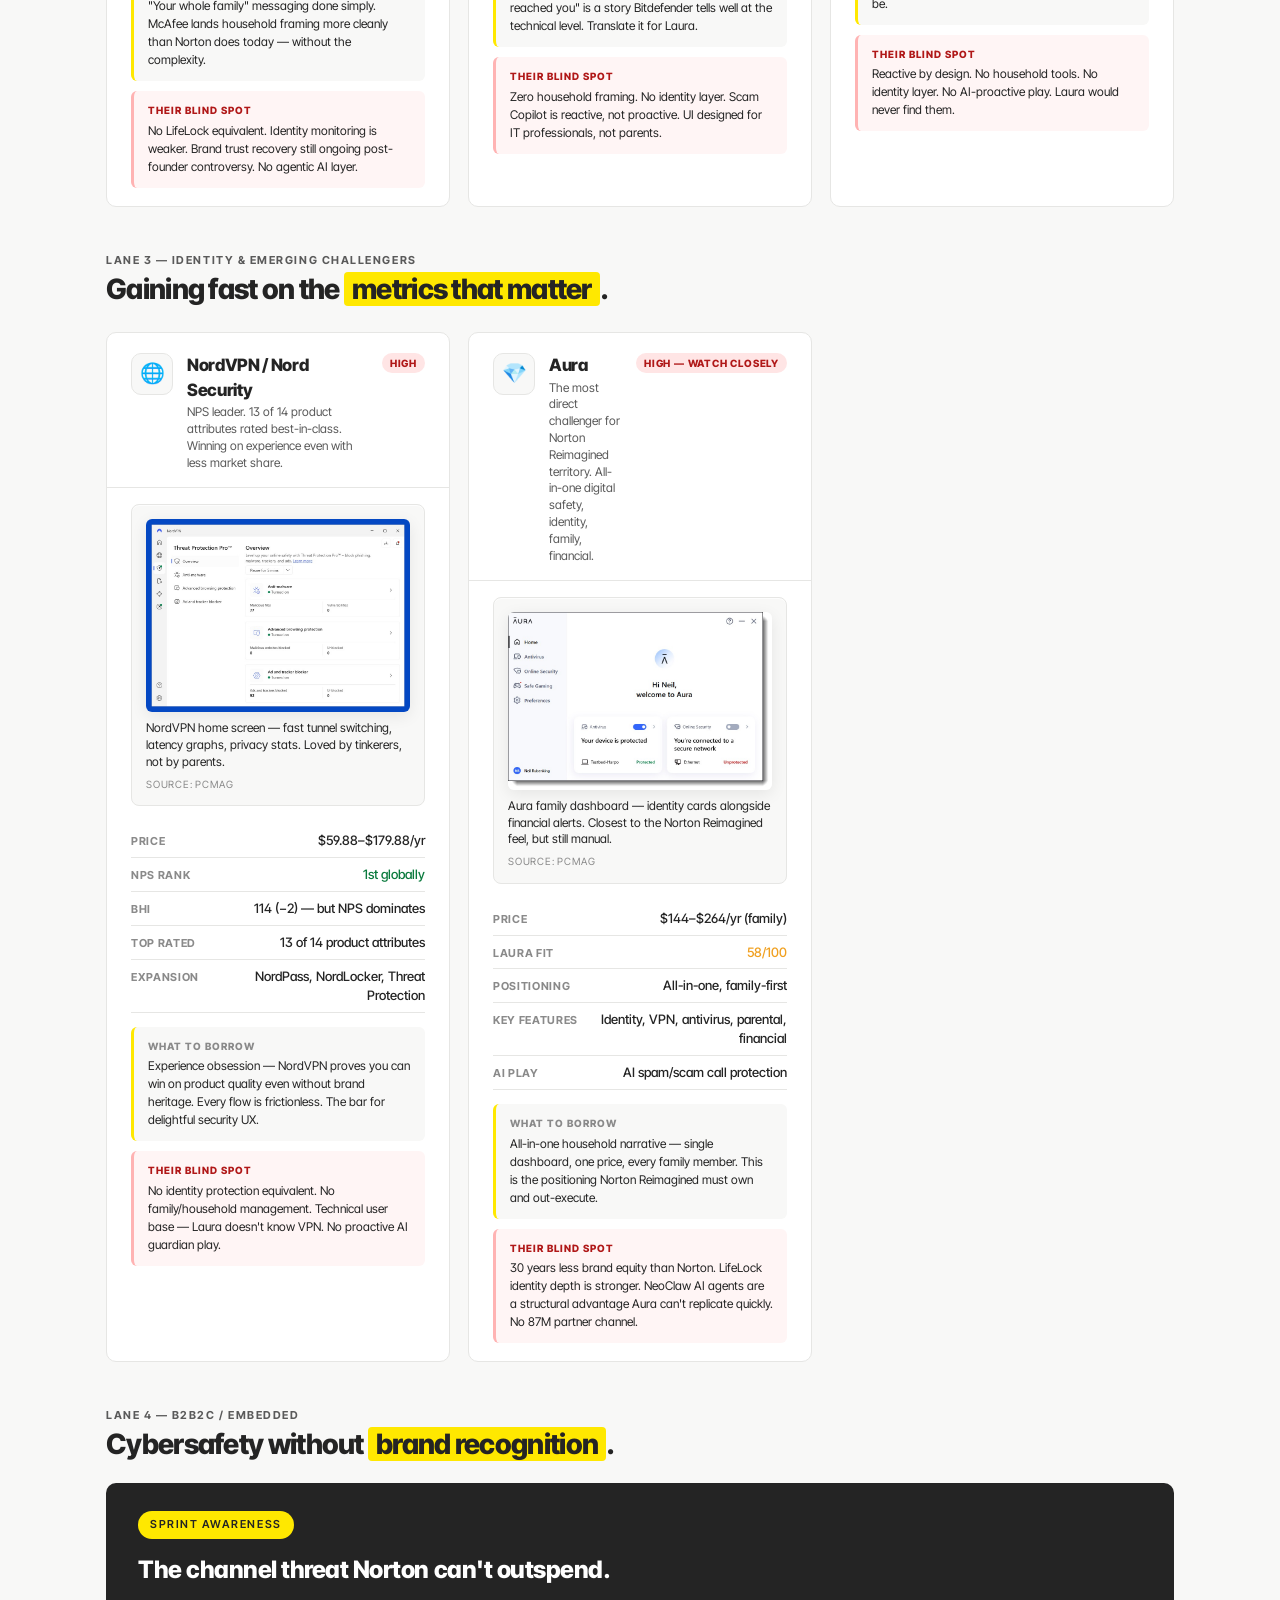
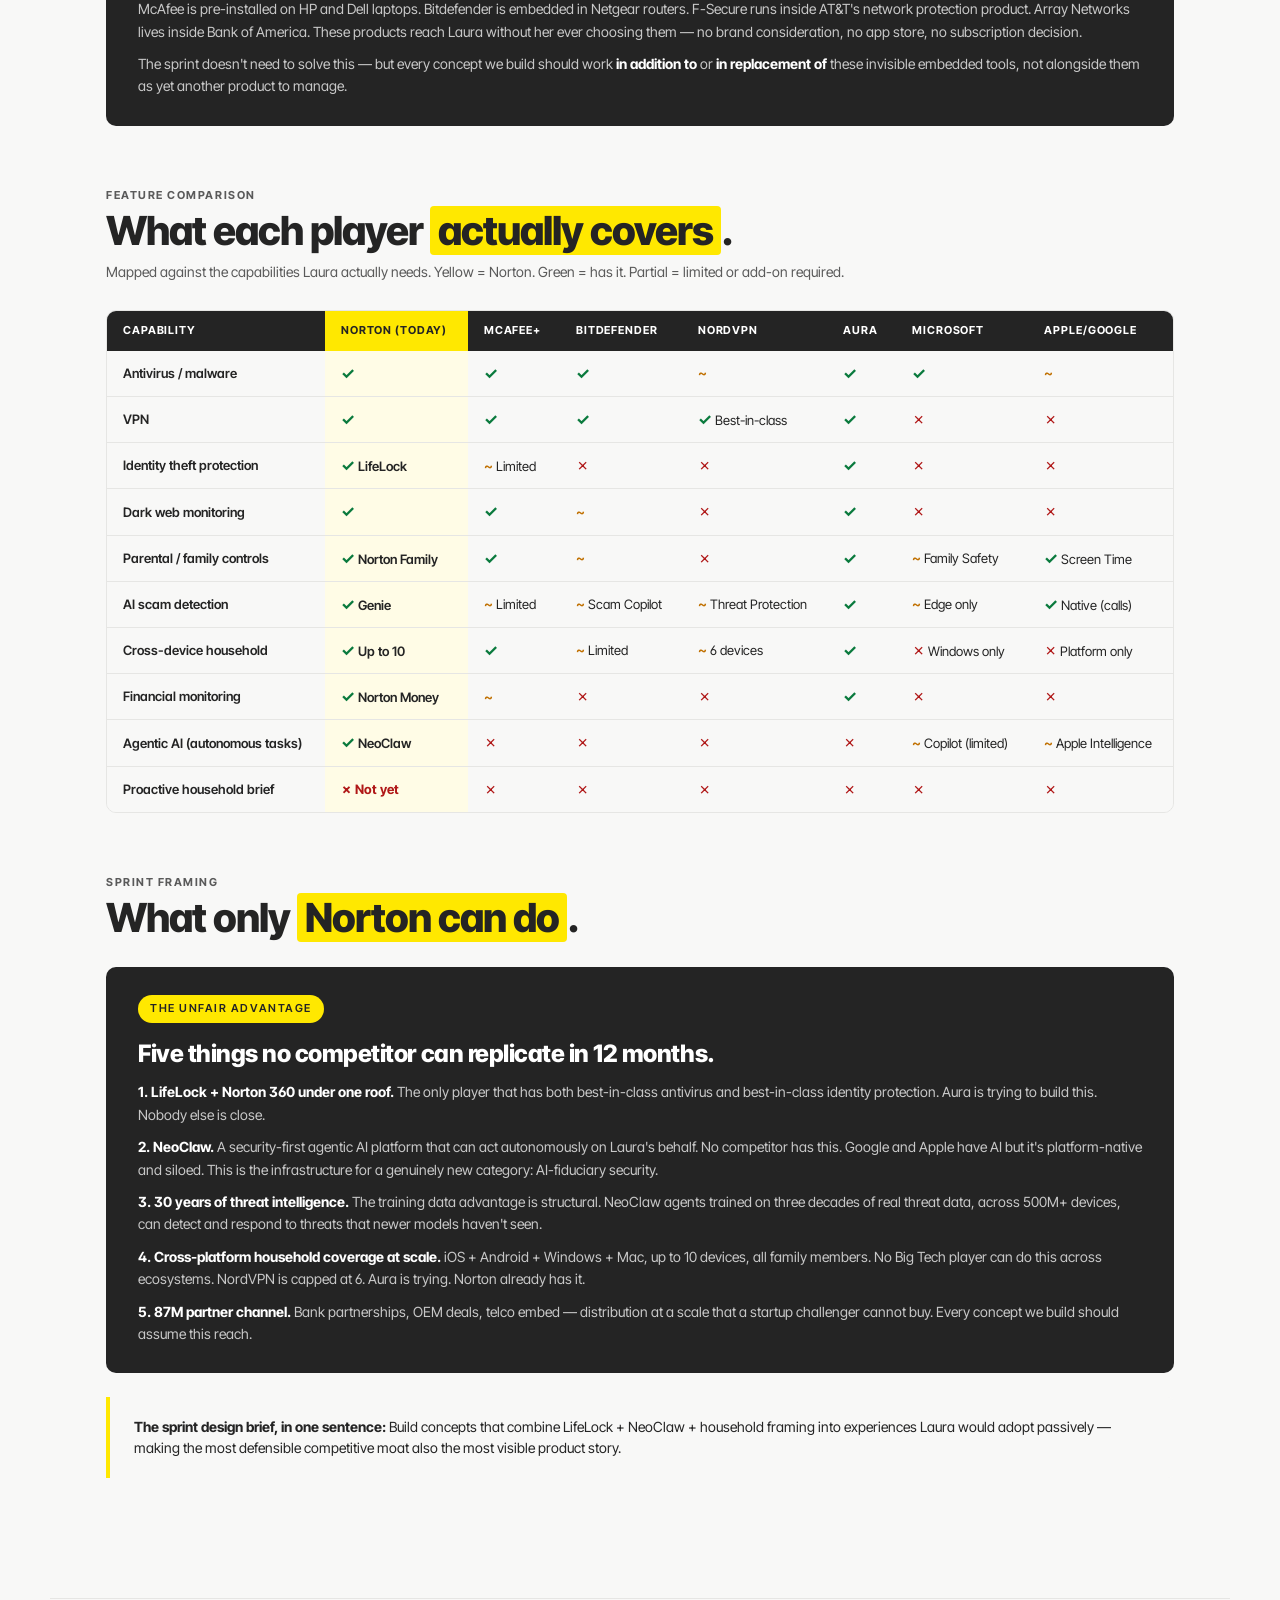
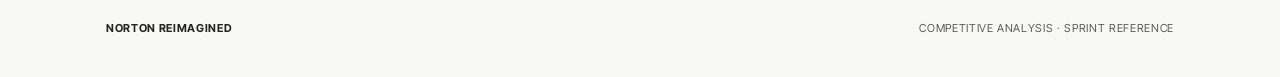
<file: competitive-analysis.html>
<!DOCTYPE html>
<html lang="en">
<head>
<meta charset="UTF-8">
<meta name="viewport" content="width=device-width, initial-scale=1.0">
<title>Competitive Analysis — Norton Reimagined Sprint</title>
<link href="https://fonts.googleapis.com/css2?family=Inter+Tight:wght@400;500;600;700;800&display=swap" rel="stylesheet">
<link rel="stylesheet" href="styles.css">
<style>

/* ── Competitor cards ──────────────────────────────────────────────────────── */
.comp-grid {
  display: grid;
  grid-template-columns: repeat(auto-fill, minmax(320px, 1fr));
  gap: 18px;
  margin-top: 28px;
}
.comp-card {
  background: var(--card);
  border: 1px solid var(--line);
  border-radius: 10px;
  overflow: hidden;
}
.comp-card-head {
  padding: 20px 24px 16px;
  border-bottom: 1px solid var(--line);
  display: flex;
  align-items: flex-start;
  gap: 14px;
}
.comp-logo {
  width: 42px; height: 42px;
  border-radius: 10px;
  display: flex; align-items: center; justify-content: center;
  font-size: 20px;
  flex-shrink: 0;
  background: var(--paper);
  border: 1px solid var(--line);
}
.comp-card-head-text { flex: 1; }
.comp-name {
  font-size: 17px;
  font-weight: 800;
  letter-spacing: -.02em;
  margin-bottom: 2px;
}
.comp-tagline {
  font-size: 12px;
  color: var(--ink-soft);
  line-height: 1.4;
}
.threat-badge {
  font-size: 10px;
  font-weight: 800;
  letter-spacing: .08em;
  text-transform: uppercase;
  padding: 3px 8px;
  border-radius: 999px;
  white-space: nowrap;
  flex-shrink: 0;
}
.threat-high   { background: #ffe5e5; color: #b01818; }
.threat-med    { background: #fff4e0; color: #c07000; }
.threat-low    { background: #e6f7ee; color: #0a7a3d; }
.threat-struct { background: var(--ink); color: var(--yellow); }

.comp-body { padding: 18px 24px; }
.comp-row {
  display: flex;
  justify-content: space-between;
  align-items: baseline;
  padding: 7px 0;
  border-bottom: 1px solid var(--line);
  gap: 12px;
}
.comp-row:last-child { border-bottom: none; }
.comp-row-label {
  font-size: 11px;
  font-weight: 700;
  letter-spacing: .06em;
  text-transform: uppercase;
  color: var(--ink-softer);
  flex-shrink: 0;
}
.comp-row-val {
  font-size: 13px;
  font-weight: 500;
  color: var(--ink);
  text-align: right;
}
.comp-steal {
  margin-top: 14px;
  padding: 12px 14px;
  background: var(--paper);
  border-radius: 6px;
  border-left: 3px solid var(--yellow);
}
.comp-steal .steal-label {
  font-size: 10px;
  font-weight: 800;
  letter-spacing: .1em;
  text-transform: uppercase;
  color: var(--ink-softer);
  margin-bottom: 4px;
}
.comp-steal p {
  font-size: 12px;
  line-height: 1.5;
  color: var(--ink);
}
.comp-weakness {
  margin-top: 10px;
  padding: 12px 14px;
  background: #fff5f5;
  border-radius: 6px;
  border-left: 3px solid #ffb3b3;
}
.comp-weakness .weak-label {
  font-size: 10px;
  font-weight: 800;
  letter-spacing: .1em;
  text-transform: uppercase;
  color: #b01818;
  margin-bottom: 4px;
}
.comp-weakness p {
  font-size: 12px;
  line-height: 1.5;
  color: var(--ink);
}

/* ── Feature matrix ────────────────────────────────────────────────────────── */
.matrix-wrap {
  overflow-x: auto;
  margin-top: 28px;
  border-radius: 10px;
  border: 1px solid var(--line);
}
.matrix-table {
  width: 100%;
  border-collapse: collapse;
  min-width: 700px;
  font-size: 13px;
}
.matrix-table th {
  background: var(--ink);
  color: #fff;
  padding: 12px 16px;
  text-align: left;
  font-size: 11px;
  font-weight: 700;
  letter-spacing: .08em;
  text-transform: uppercase;
  white-space: nowrap;
}
.matrix-table th:first-child { min-width: 200px; }
.matrix-table th.norton-col { background: var(--yellow); color: var(--ink); }
.matrix-table td {
  padding: 11px 16px;
  border-bottom: 1px solid var(--line);
  vertical-align: middle;
  color: var(--ink);
}
.matrix-table tr:last-child td { border-bottom: none; }
.matrix-table tr:nth-child(even) td { background: var(--paper); }
.matrix-table .feat-name { font-weight: 600; font-size: 13px; }
.check  { color: #0a7a3d; font-size: 16px; font-weight: 700; }
.cross  { color: #b01818; font-size: 16px; }
.partial { color: #c07000; font-size: 14px; font-weight: 600; }
.norton-col-cell { background: #fffce6 !important; font-weight: 600; }

/* ── Positioning map ───────────────────────────────────────────────────────── */
.pos-map {
  position: relative;
  background: var(--card);
  border: 1px solid var(--line);
  border-radius: 10px;
  margin-top: 28px;
  padding: 40px;
  min-height: 380px;
}
.pos-axis-x {
  position: absolute;
  bottom: 40px; left: 40px; right: 40px;
  height: 1px;
  background: var(--line);
}
.pos-axis-y {
  position: absolute;
  top: 40px; bottom: 40px; left: 50%;
  width: 1px;
  background: var(--line);
  transform: translateX(-50%);
}
.pos-axis-label {
  position: absolute;
  font-size: 10px;
  font-weight: 700;
  letter-spacing: .1em;
  text-transform: uppercase;
  color: var(--ink-softer);
}
.pos-dot {
  position: absolute;
  display: flex;
  flex-direction: column;
  align-items: center;
  gap: 4px;
  transform: translate(-50%, -50%);
}
.pos-dot-circle {
  width: 12px; height: 12px;
  border-radius: 50%;
  border: 2px solid #fff;
  box-shadow: 0 2px 6px rgba(0,0,0,.2);
}
.pos-dot-label {
  font-size: 11px;
  font-weight: 700;
  white-space: nowrap;
  background: rgba(255,255,255,.9);
  padding: 1px 6px;
  border-radius: 3px;
}

/* ── Laura fit scores ──────────────────────────────────────────────────────── */
.laura-fit-grid {
  display: grid;
  grid-template-columns: repeat(auto-fill, minmax(180px, 1fr));
  gap: 12px;
  margin-top: 24px;
}
.laura-fit-card {
  background: var(--card);
  border: 1px solid var(--line);
  border-radius: 8px;
  padding: 16px 18px;
  text-align: center;
  cursor: pointer;
  transition: border-color .15s, box-shadow .15s;
}
.laura-fit-card.open {
  border-color: var(--ink-soft);
  box-shadow: 0 8px 24px rgba(0,0,0,.08);
}
.laura-fit-detail {
  display: none;
  font-size: 12px;
  color: var(--ink-soft);
  line-height: 1.45;
  margin-top: 10px;
  text-align: left;
}
.laura-fit-card.open .laura-fit-detail { display: block; }
.laura-fit-score {
  font-size: 36px;
  font-weight: 800;
  letter-spacing: -.03em;
  line-height: 1;
  margin-bottom: 4px;
}
.laura-fit-name { font-size: 13px; font-weight: 700; margin-bottom: 2px; }
.laura-fit-verdict { font-size: 11px; color: var(--ink-soft); }
.score-red  { color: #b01818; }
.score-amber { color: #c07000; }
.score-green { color: #0a7a3d; }

/* ── Sprint insight callout ────────────────────────────────────────────────── */
.insight-box {
  background: var(--ink);
  color: #fff;
  border-radius: 10px;
  padding: 28px 32px;
  margin-top: 28px;
}
.insight-box .eyebrow { background: var(--yellow); color: var(--ink); margin-bottom: 14px; }
.insight-box h3 { font-size: 24px; font-weight: 800; letter-spacing: -.02em; margin-bottom: 10px; }
.insight-box p { font-size: 14px; color: rgba(255,255,255,.75); line-height: 1.6; }
.insight-box p + p { margin-top: 10px; }
.insight-box strong { color: #fff; }

@media (max-width: 860px) {
  .comp-grid { grid-template-columns: 1fr; }
  .laura-fit-grid { grid-template-columns: repeat(3, 1fr); }
  .pos-map { min-height: 280px; padding: 24px; }
}
@media (max-width: 480px) {
  .laura-fit-grid { grid-template-columns: repeat(2, 1fr); }
}
</style>
  <link rel="icon" type="image/svg+xml" href="assets/norton-checkmark.svg">
  <link rel="icon" type="image/png" sizes="32x32" href="assets/icon-32.png">
  <link rel="icon" type="image/png" sizes="16x16" href="assets/icon-16.png">
  <link rel="apple-touch-icon" sizes="180x180" href="assets/icon-180.png">
  <link rel="apple-touch-icon" sizes="152x152" href="assets/icon-152.png">
  <link rel="apple-touch-icon" sizes="144x144" href="assets/icon-144.png">
  <link rel="apple-touch-icon" sizes="120x120" href="assets/icon-120.png">
  <link rel="manifest" href="assets/site.webmanifest">
</head>
<body>

<nav class="nav">
  <div class="nav-inner">
    <a href="index.html" class="nav-brand">
      <img src="assets/norton-logo.png" alt="Norton" class="nav-logo">
      <span class="nav-sprint-label">Design Sprint</span>
    </a>
    <button class="nav-toggle" id="nav-toggle" aria-label="Toggle navigation" aria-expanded="false">
      <span></span><span></span><span></span>
    </button>
    <ul class="nav-links" id="nav-links">
      <li><a href="index.html">Home</a></li>
      <li><a href="laura.html">Laura</a></li>
      <li><a href="where-is-norton.html">Where is Norton</a></li>
      <li><a href="prototypes.html">Prototypes</a></li>
      <li><a href="resources.html">Resources</a></li>
      <li class="nav-dropdown">
        <button class="nav-dropdown-btn" id="sprintToolsBtn" aria-expanded="false" aria-haspopup="true">
          Sprint Tools <span class="nav-beta-pill">✦</span>
        </button>
        <ul class="nav-dropdown-menu" id="sprintToolsMenu" role="menu">
            <li><a href="competitive-analysis.html" role="menuitem" class="active">Competitive Analysis</a></li>
            <li><a href="how-might-we.html" role="menuitem">How Might We</a></li>
            <li><a href="idea-workshop.html" role="menuitem">Ideation Wizard</a></li>
            <li><a href="idea-grouping.html" role="menuitem">Idea Grouping</a></li>
            <li><a href="concept-builder.html" role="menuitem">Prototype Builder</a></li>
            <li><a href="pricing-strategy.html" role="menuitem">Pricing Strategy</a></li>
            <li><a href="dependency-assessment.html" role="menuitem">Dependency Assessment</a></li>
            <li><a href="concept-card.html" role="menuitem">Concept 1-Pager</a></li>
          </ul>
      </li>
    </ul>
  </div>
</nav>

<div class="page">

  <span class="eyebrow">Sprint Context <span style="background:var(--yellow);color:var(--ink);padding:2px 8px;border-radius:999px;font-size:10px;margin-left:6px;vertical-align:middle;">BETA</span></span>
  <h1 class="page-title">Competitive <span class="mark">landscape</span>.</h1>
  <p class="lede">Four threat vectors, nine competitors, and one honest question: what can Norton do that none of them can copy? This is the context the sprint is designing against.</p>

  <!-- ══════════════════════════════════════════════════════════════ -->
  <!-- SECTION 1: Laura fit scores                                  -->
  <!-- ══════════════════════════════════════════════════════════════ -->
  <div class="section-break" style="margin-top:48px;">
    <div class="eyebrow-2">Laura Lens</div>
    <h2>How well does each competitor <em>serve Laura</em>?</h2>
  </div>
  <p style="margin-top:10px;font-size:14px;color:var(--ink-soft);max-width:780px;">Scored 0–100 on how well each product fits Laura's mindset — passive protection, household framing, zero jargon, no mental load. Not a security feature score. A Laura score.</p>
  <p style="margin-top:6px;font-size:12px;color:var(--ink-softer);">Tap any competitor to see what, if anything, it actually solves for Laura.</p>

  <div class="laura-fit-grid">
    <div class="laura-fit-card" role="button" tabindex="0">
      <div class="laura-fit-score score-red">22</div>
      <div class="laura-fit-name">Microsoft Defender</div>
      <div class="laura-fit-verdict">OS-native but invisible to her</div>
      <div class="laura-fit-detail">Keeps Windows devices safe quietly, but never closes the loop with a household summary. Laura never knows if anything happened — so she still carries the mental load.</div>
    </div>
    <div class="laura-fit-card" role="button" tabindex="0">
      <div class="laura-fit-score score-red">18</div>
      <div class="laura-fit-name">Google / Apple</div>
      <div class="laura-fit-verdict">Siloed to one ecosystem</div>
      <div class="laura-fit-detail">Great if every device in the house is Apple — useless the moment someone has an Android phone or Windows laptop. No identity, no family brief, no guidance when something looks wrong.</div>
    </div>
    <div class="laura-fit-card" role="button" tabindex="0">
      <div class="laura-fit-score score-amber">55</div>
      <div class="laura-fit-name">McAfee+</div>
      <div class="laura-fit-verdict">Household framing but clunky UX</div>
      <div class="laura-fit-detail">They talk to families, but the flow still feels like setting up a router — toggles, checkboxes, jargon. Laura gives up before she sees value.</div>
    </div>
    <div class="laura-fit-card" role="button" tabindex="0">
      <div class="laura-fit-score score-amber">48</div>
      <div class="laura-fit-name">NordVPN</div>
      <div class="laura-fit-verdict">Great product, wrong JTBD for her</div>
      <div class="laura-fit-detail">Phenomenal for privacy fans, but VPN is not Laura's job to be done. They teach her how to tinker, not how to feel taken care of.</div>
    </div>
    <div class="laura-fit-card" role="button" tabindex="0">
      <div class="laura-fit-score score-red">31</div>
      <div class="laura-fit-name">Bitdefender</div>
      <div class="laura-fit-verdict">Expert-first, Laura-last</div>
      <div class="laura-fit-detail">Bitdefender wins awards, but every screen assumes you speak security. It's fast, thorough, and totally uninterested in telling Laura what it did for her.</div>
    </div>
    <div class="laura-fit-card" role="button" tabindex="0">
      <div class="laura-fit-score score-amber">58</div>
      <div class="laura-fit-name">Aura</div>
      <div class="laura-fit-verdict">Identity-first, all-in-one attempt</div>
      <div class="laura-fit-detail">Aura tries to be the all-in-one Laura actually needs. The experience is close — but it still feels like configuring a product, not delegating the job.</div>
    </div>
    <div class="laura-fit-card" role="button" tabindex="0">
      <div class="laura-fit-score score-red">29</div>
      <div class="laura-fit-name">Malwarebytes</div>
      <div class="laura-fit-verdict">Reactive, technical, no household lens</div>
      <div class="laura-fit-detail">Reactive clean-up. By the time Malwarebytes helps, the family is already stressed. Zero household framing, zero automation.</div>
    </div>
  </div>

  <!-- ══════════════════════════════════════════════════════════════ -->
  <!-- SECTION 2: Competitor deep-dives                             -->
  <!-- ══════════════════════════════════════════════════════════════ -->
  <div class="section-break" style="margin-top:56px;">
    <div class="eyebrow-2">Threat Map</div>
    <h2>The <em>four competitive lanes</em>.</h2>
  </div>
  <p style="margin-top:10px;font-size:14px;color:var(--ink-soft);max-width:780px;">Norton has historically owned one lane — traditional specialists. The sprint must answer all four simultaneously, or cede ground to players who are moving faster on the others.</p>

  <!-- ── Lane 1: Big Tech ─── -->
  <div class="section-break" style="margin-top:36px;">
    <div class="eyebrow-2" style="color:var(--red);">Lane 1 — Structural Threat</div>
    <h2 style="font-size:28px;">Big Tech is <em>absorbing</em> the category.</h2>
  </div>

  <div class="comp-grid">

    <div class="comp-card">
      <div class="comp-card-head">
        <div class="comp-logo">🪟</div>
        <div class="comp-card-head-text">
          <div class="comp-name">Microsoft Defender</div>
          <div class="comp-tagline">Built into Windows. Increasingly capable. Zero cost. 1.4B active devices.</div>
        </div>
        <span class="threat-badge threat-struct">Structural</span>
      </div>
      <div class="comp-screen">
        <img loading="lazy" src="assets/screens/microsoft-defender.jpg" alt="Microsoft Defender Windows Security Center (PCMag)">
        <p>Windows Security dashboard full of toggles — family protection lives three clicks deep, and there's no morning brief telling Laura what changed.</p>
        <span class="comp-screen-source">Source: PCMag</span>
      </div>
      <div class="comp-body">
        <div class="comp-row"><span class="comp-row-label">Price</span><span class="comp-row-val">Free (bundled)</span></div>
        <div class="comp-row"><span class="comp-row-label">Reach</span><span class="comp-row-val">1.4B Windows devices</span></div>
        <div class="comp-row"><span class="comp-row-label">NPS trend</span><span class="comp-row-val" style="color:var(--green);">▲ Rising fast</span></div>
        <div class="comp-row"><span class="comp-row-label">BHI</span><span class="comp-row-val">164 (+5) — 1pt behind Norton</span></div>
        <div class="comp-row"><span class="comp-row-label">AI play</span><span class="comp-row-val">Copilot + scam detection in Edge</span></div>
        <div class="comp-steal"><div class="steal-label">What to borrow</div><p>Zero-friction activation — no setup, no subscription prompt. The benchmark for "it just works."</p></div>
        <div class="comp-weakness"><div class="weak-label">Their blind spot</div><p>Windows-only. No cross-device household coverage. No identity layer. No iOS. Laura has an iPhone.</p></div>
      </div>
    </div>

    <div class="comp-card">
      <div class="comp-card-head">
        <div class="comp-logo">🍎</div>
        <div class="comp-card-head-text">
          <div class="comp-name">Apple (iOS + macOS)</div>
          <div class="comp-tagline">Privacy as brand value. Lockdown Mode, Stolen Device Protection, Passkeys, App Tracking Transparency.</div>
        </div>
        <span class="threat-badge threat-struct">Structural</span>
      </div>
      <div class="comp-screen">
        <img loading="lazy" src="assets/screens/apple-stolen-device.jpg" alt="Stolen Device Protection on iOS (Pocket-lint)">
        <p>Stolen Device Protection modal: beautiful, but assumes every device in the house wears an Apple logo.</p>
        <span class="comp-screen-source">Source: Pocket-lint</span>
      </div>
      <div class="comp-body">
        <div class="comp-row"><span class="comp-row-label">Price</span><span class="comp-row-val">Free (platform-native)</span></div>
        <div class="comp-row"><span class="comp-row-label">BHI</span><span class="comp-row-val">125 (+4)</span></div>
        <div class="comp-row"><span class="comp-row-label">Key features</span><span class="comp-row-val">Lockdown, Passkeys, ATT</span></div>
        <div class="comp-row"><span class="comp-row-label">AI play</span><span class="comp-row-val">Apple Intelligence, on-device ML</span></div>
        <div class="comp-steal"><div class="steal-label">What to borrow</div><p>Privacy as a brand posture, not a feature. "Private by design" is something Apple owns emotionally — and Norton should own operationally.</p></div>
        <div class="comp-weakness"><div class="weak-label">Their blind spot</div><p>Apple-only. A family with mixed devices (Android kids, Windows PC, iPhone mom) falls through completely. No identity protection. No cross-platform household brief.</p></div>
      </div>
    </div>

    <div class="comp-card">
      <div class="comp-card-head">
        <div class="comp-logo">🔵</div>
        <div class="comp-card-head-text">
          <div class="comp-name">Google (Android + Chrome)</div>
          <div class="comp-tagline">Enhanced Safe Browsing, Play Protect, scam detection in Phone app, Gmail phishing AI.</div>
        </div>
        <span class="threat-badge threat-struct">Structural</span>
      </div>
      <div class="comp-screen">
        <img loading="lazy" src="assets/screens/google-call-screen.jpg" alt="Google Pixel Scam Detection — Likely Scam alert with End Call action (9to5Google / Google)">
        <p>Android scam call pop-up — powerful, but tied to the Pixel dialer. Nothing for the rest of the household.</p>
        <span class="comp-screen-source">Source: 9to5Google / Google</span>
      </div>
      <div class="comp-body">
        <div class="comp-row"><span class="comp-row-label">Price</span><span class="comp-row-val">Free (platform-native)</span></div>
        <div class="comp-row"><span class="comp-row-label">BHI</span><span class="comp-row-val">152 (+4)</span></div>
        <div class="comp-row"><span class="comp-row-label">Key features</span><span class="comp-row-val">Play Protect, scam call detection</span></div>
        <div class="comp-row"><span class="comp-row-label">AI play</span><span class="comp-row-val">Real-time call scam detection (Gemini)</span></div>
        <div class="comp-steal"><div class="steal-label">What to borrow</div><p>Real-time AI scam flagging in native apps — especially the phone call interception UX. The bar for "AI-native protection" is here.</p></div>
        <div class="comp-weakness"><div class="weak-label">Their blind spot</div><p>Android-only scam features. No identity protection. No household management. Privacy posture is complex and trust is fragile (data collection concerns).</p></div>
      </div>
    </div>

  </div>

  <!-- ── Lane 2: Traditional ─── -->
  <div class="section-break" style="margin-top:40px;">
    <div class="eyebrow-2">Lane 2 — Traditional Specialists</div>
    <h2 style="font-size:28px;">Same category, <em>different positioning</em>.</h2>
  </div>

  <div class="comp-grid">

    <div class="comp-card">
      <div class="comp-card-head">
        <div class="comp-logo">🛡</div>
        <div class="comp-card-head-text">
          <div class="comp-name">McAfee+</div>
          <div class="comp-tagline">Pivoted to "privacy & identity for your whole family." Direct Norton overlap. Underdog story.</div>
        </div>
        <span class="threat-badge threat-high">High</span>
      </div>
      <div class="comp-screen">
        <img loading="lazy" src="assets/screens/mcafee-plus.jpg" alt="McAfee+ main window — dashboard with subscription status, antivirus, VPN, and identity monitoring (PCMag)">
        <p>Household onboarding wizard: five steps, twelve toggles, and a router-style UI that scares Laura away.</p>
        <span class="comp-screen-source">Source: PCMag</span>
      </div>
      <div class="comp-body">
        <div class="comp-row"><span class="comp-row-label">Price</span><span class="comp-row-val">$39.99–$199.99/yr</span></div>
        <div class="comp-row"><span class="comp-row-label">NPS</span><span class="comp-row-val">Trailing Norton</span></div>
        <div class="comp-row"><span class="comp-row-label">BHI</span><span class="comp-row-val">158 (−1)</span></div>
        <div class="comp-row"><span class="comp-row-label">Key angle</span><span class="comp-row-val">Household framing, identity first</span></div>
        <div class="comp-row"><span class="comp-row-label">AI play</span><span class="comp-row-val">AI-powered scam protection (limited)</span></div>
        <div class="comp-steal"><div class="steal-label">What to borrow</div><p>"Your whole family" messaging done simply. McAfee lands household framing more cleanly than Norton does today — without the complexity.</p></div>
        <div class="comp-weakness"><div class="weak-label">Their blind spot</div><p>No LifeLock equivalent. Identity monitoring is weaker. Brand trust recovery still ongoing post-founder controversy. No agentic AI layer.</p></div>
      </div>
    </div>

    <div class="comp-card">
      <div class="comp-card-head">
        <div class="comp-logo">🧠</div>
        <div class="comp-card-head-text">
          <div class="comp-name">Bitdefender</div>
          <div class="comp-tagline">Technical excellence. Top AV-TEST scores. Expert-first positioning that Laura will never seek out.</div>
        </div>
        <span class="threat-badge threat-med">Medium</span>
      </div>
      <div class="comp-screen">
        <img loading="lazy" src="assets/screens/bitdefender.jpg" alt="Bitdefender Total Security main window (PCMag)">
        <p>Bitdefender dashboard — dense charts and threat counters. Great for engineers, overwhelming for Laura.</p>
        <span class="comp-screen-source">Source: PCMag</span>
      </div>
      <div class="comp-body">
        <div class="comp-row"><span class="comp-row-label">Price</span><span class="comp-row-val">$29.99–$159.99/yr</span></div>
        <div class="comp-row"><span class="comp-row-label">Strength</span><span class="comp-row-val">Detection rates, performance</span></div>
        <div class="comp-row"><span class="comp-row-label">Laura fit</span><span class="comp-row-val" style="color:var(--red);">31/100 — expert-first</span></div>
        <div class="comp-row"><span class="comp-row-label">AI play</span><span class="comp-row-val">Scam Copilot (beta, browser ext)</span></div>
        <div class="comp-steal"><div class="steal-label">What to borrow</div><p>Detection accuracy narrative — "blocked before it reached you" is a story Bitdefender tells well at the technical level. Translate it for Laura.</p></div>
        <div class="comp-weakness"><div class="weak-label">Their blind spot</div><p>Zero household framing. No identity layer. Scam Copilot is reactive, not proactive. UI designed for IT professionals, not parents.</p></div>
      </div>
    </div>

    <div class="comp-card">
      <div class="comp-card-head">
        <div class="comp-logo">🔴</div>
        <div class="comp-card-head-text">
          <div class="comp-name">Malwarebytes</div>
          <div class="comp-tagline">Reactive remediation leader. Strong brand among technically-aware users. Not Laura's product.</div>
        </div>
        <span class="threat-badge threat-low">Low (for Laura)</span>
      </div>
      <div class="comp-screen">
        <img loading="lazy" src="assets/screens/malwarebytes.jpg" alt="Malwarebytes Premium Trusted Advisor dashboard (PCMag)">
        <p>Scan results pane screaming red after the fact. Zero anticipation, all remediation.</p>
        <span class="comp-screen-source">Source: PCMag</span>
      </div>
      <div class="comp-body">
        <div class="comp-row"><span class="comp-row-label">Price</span><span class="comp-row-val">$44.99–$119.97/yr</span></div>
        <div class="comp-row"><span class="comp-row-label">Laura fit</span><span class="comp-row-val" style="color:var(--red);">29/100</span></div>
        <div class="comp-row"><span class="comp-row-label">Core use</span><span class="comp-row-val">Remediation, not prevention</span></div>
        <div class="comp-steal"><div class="steal-label">What to borrow</div><p>Nothing directly useful for Laura's design. Their "clean up the mess" framing is the exact opposite of the quiet guardian Norton Reimagined should be.</p></div>
        <div class="comp-weakness"><div class="weak-label">Their blind spot</div><p>Reactive by design. No household tools. No identity layer. No AI-proactive play. Laura would never find them.</p></div>
      </div>
    </div>

  </div>

  <!-- ── Lane 3: Identity + Emerging ─── -->
  <div class="section-break" style="margin-top:40px;">
    <div class="eyebrow-2">Lane 3 — Identity &amp; Emerging Challengers</div>
    <h2 style="font-size:28px;">Gaining fast on the <em>metrics that matter</em>.</h2>
  </div>

  <div class="comp-grid">

    <div class="comp-card">
      <div class="comp-card-head">
        <div class="comp-logo">🌐</div>
        <div class="comp-card-head-text">
          <div class="comp-name">NordVPN / Nord Security</div>
          <div class="comp-tagline">NPS leader. 13 of 14 product attributes rated best-in-class. Winning on experience even with less market share.</div>
        </div>
        <span class="threat-badge threat-high">High</span>
      </div>
      <div class="comp-screen">
        <img loading="lazy" src="assets/screens/nordvpn.jpg" alt="NordVPN Threat Protection console (PCMag)">
        <p>NordVPN home screen — fast tunnel switching, latency graphs, privacy stats. Loved by tinkerers, not by parents.</p>
        <span class="comp-screen-source">Source: PCMag</span>
      </div>
      <div class="comp-body">
        <div class="comp-row"><span class="comp-row-label">Price</span><span class="comp-row-val">$59.88–$179.88/yr</span></div>
        <div class="comp-row"><span class="comp-row-label">NPS rank</span><span class="comp-row-val" style="color:var(--green);">1st globally</span></div>
        <div class="comp-row"><span class="comp-row-label">BHI</span><span class="comp-row-val">114 (−2) — but NPS dominates</span></div>
        <div class="comp-row"><span class="comp-row-label">Top rated</span><span class="comp-row-val">13 of 14 product attributes</span></div>
        <div class="comp-row"><span class="comp-row-label">Expansion</span><span class="comp-row-val">NordPass, NordLocker, Threat Protection</span></div>
        <div class="comp-steal"><div class="steal-label">What to borrow</div><p>Experience obsession — NordVPN proves you can win on product quality even without brand heritage. Every flow is frictionless. The bar for delightful security UX.</p></div>
        <div class="comp-weakness"><div class="weak-label">Their blind spot</div><p>No identity protection equivalent. No family/household management. Technical user base — Laura doesn't know VPN. No proactive AI guardian play.</p></div>
      </div>
    </div>

    <div class="comp-card">
      <div class="comp-card-head">
        <div class="comp-logo">💎</div>
        <div class="comp-card-head-text">
          <div class="comp-name">Aura</div>
          <div class="comp-tagline">The most direct challenger for Norton Reimagined territory. All-in-one digital safety, identity, family, financial.</div>
        </div>
        <span class="threat-badge threat-high">High — Watch Closely</span>
      </div>
      <div class="comp-screen">
        <img loading="lazy" src="assets/screens/aura.jpg" alt="Aura security main window (PCMag)">
        <p>Aura family dashboard — identity cards alongside financial alerts. Closest to the Norton Reimagined feel, but still manual.</p>
        <span class="comp-screen-source">Source: PCMag</span>
      </div>
      <div class="comp-body">
        <div class="comp-row"><span class="comp-row-label">Price</span><span class="comp-row-val">$144–$264/yr (family)</span></div>
        <div class="comp-row"><span class="comp-row-label">Laura fit</span><span class="comp-row-val" style="color:var(--amber);">58/100</span></div>
        <div class="comp-row"><span class="comp-row-label">Positioning</span><span class="comp-row-val">All-in-one, family-first</span></div>
        <div class="comp-row"><span class="comp-row-label">Key features</span><span class="comp-row-val">Identity, VPN, antivirus, parental, financial</span></div>
        <div class="comp-row"><span class="comp-row-label">AI play</span><span class="comp-row-val">AI spam/scam call protection</span></div>
        <div class="comp-steal"><div class="steal-label">What to borrow</div><p>All-in-one household narrative — single dashboard, one price, every family member. This is the positioning Norton Reimagined must own and out-execute.</p></div>
        <div class="comp-weakness"><div class="weak-label">Their blind spot</div><p>30 years less brand equity than Norton. LifeLock identity depth is stronger. NeoClaw AI agents are a structural advantage Aura can't replicate quickly. No 87M partner channel.</p></div>
      </div>
    </div>

  </div>

  <!-- ── Lane 4: B2B2C ─── -->
  <div class="section-break" style="margin-top:40px;">
    <div class="eyebrow-2">Lane 4 — B2B2C / Embedded</div>
    <h2 style="font-size:28px;">Cybersafety without <em>brand recognition</em>.</h2>
  </div>

  <div class="insight-box" style="margin-top:24px;">
    <span class="eyebrow">Sprint Awareness</span>
    <h3>The channel threat Norton can't outspend.</h3>
    <p>McAfee is pre-installed on HP and Dell laptops. Bitdefender is embedded in Netgear routers. F-Secure runs inside AT&T's network protection product. Array Networks lives inside Bank of America. These products reach Laura without her ever choosing them — no brand consideration, no app store, no subscription decision.</p>
    <p>The sprint doesn't need to solve this — but every concept we build should work <strong>in addition to</strong> or <strong>in replacement of</strong> these invisible embedded tools, not alongside them as yet another product to manage.</p>
  </div>

  <!-- ══════════════════════════════════════════════════════════════ -->
  <!-- SECTION 3: Feature matrix                                    -->
  <!-- ══════════════════════════════════════════════════════════════ -->
  <div class="section-break" style="margin-top:56px;">
    <div class="eyebrow-2">Feature Comparison</div>
    <h2>What each player <em>actually covers</em>.</h2>
  </div>
  <p style="margin-top:10px;font-size:14px;color:var(--ink-soft);max-width:780px;">Mapped against the capabilities Laura actually needs. Yellow = Norton. Green = has it. Partial = limited or add-on required.</p>

  <div class="matrix-wrap" id="feature-matrix">
    <table class="matrix-table">
      <thead>
        <tr>
          <th>Capability</th>
          <th class="norton-col">Norton (Today)</th>
          <th>McAfee+</th>
          <th>Bitdefender</th>
          <th>NordVPN</th>
          <th>Aura</th>
          <th>Microsoft</th>
          <th>Apple/Google</th>
        </tr>
      </thead>
      <tbody>
        <tr>
          <td class="feat-name">Antivirus / malware</td>
          <td class="norton-col-cell"><span class="check">✓</span></td>
          <td><span class="check">✓</span></td>
          <td><span class="check">✓</span></td>
          <td><span class="partial">~</span></td>
          <td><span class="check">✓</span></td>
          <td><span class="check">✓</span></td>
          <td><span class="partial">~</span></td>
        </tr>
        <tr>
          <td class="feat-name">VPN</td>
          <td class="norton-col-cell"><span class="check">✓</span></td>
          <td><span class="check">✓</span></td>
          <td><span class="check">✓</span></td>
          <td><span class="check">✓</span> Best-in-class</td>
          <td><span class="check">✓</span></td>
          <td><span class="cross">✗</span></td>
          <td><span class="cross">✗</span></td>
        </tr>
        <tr>
          <td class="feat-name">Identity theft protection</td>
          <td class="norton-col-cell"><span class="check">✓</span> LifeLock</td>
          <td><span class="partial">~</span> Limited</td>
          <td><span class="cross">✗</span></td>
          <td><span class="cross">✗</span></td>
          <td><span class="check">✓</span></td>
          <td><span class="cross">✗</span></td>
          <td><span class="cross">✗</span></td>
        </tr>
        <tr>
          <td class="feat-name">Dark web monitoring</td>
          <td class="norton-col-cell"><span class="check">✓</span></td>
          <td><span class="check">✓</span></td>
          <td><span class="partial">~</span></td>
          <td><span class="cross">✗</span></td>
          <td><span class="check">✓</span></td>
          <td><span class="cross">✗</span></td>
          <td><span class="cross">✗</span></td>
        </tr>
        <tr>
          <td class="feat-name">Parental / family controls</td>
          <td class="norton-col-cell"><span class="check">✓</span> Norton Family</td>
          <td><span class="check">✓</span></td>
          <td><span class="partial">~</span></td>
          <td><span class="cross">✗</span></td>
          <td><span class="check">✓</span></td>
          <td><span class="partial">~</span> Family Safety</td>
          <td><span class="check">✓</span> Screen Time</td>
        </tr>
        <tr>
          <td class="feat-name">AI scam detection</td>
          <td class="norton-col-cell"><span class="check">✓</span> Genie</td>
          <td><span class="partial">~</span> Limited</td>
          <td><span class="partial">~</span> Scam Copilot</td>
          <td><span class="partial">~</span> Threat Protection</td>
          <td><span class="check">✓</span></td>
          <td><span class="partial">~</span> Edge only</td>
          <td><span class="check">✓</span> Native (calls)</td>
        </tr>
        <tr>
          <td class="feat-name">Cross-device household</td>
          <td class="norton-col-cell"><span class="check">✓</span> Up to 10</td>
          <td><span class="check">✓</span></td>
          <td><span class="partial">~</span> Limited</td>
          <td><span class="partial">~</span> 6 devices</td>
          <td><span class="check">✓</span></td>
          <td><span class="cross">✗</span> Windows only</td>
          <td><span class="cross">✗</span> Platform only</td>
        </tr>
        <tr>
          <td class="feat-name">Financial monitoring</td>
          <td class="norton-col-cell"><span class="check">✓</span> Norton Money</td>
          <td><span class="partial">~</span></td>
          <td><span class="cross">✗</span></td>
          <td><span class="cross">✗</span></td>
          <td><span class="check">✓</span></td>
          <td><span class="cross">✗</span></td>
          <td><span class="cross">✗</span></td>
        </tr>
        <tr>
          <td class="feat-name">Agentic AI (autonomous tasks)</td>
          <td class="norton-col-cell"><span class="check">✓</span> NeoClaw</td>
          <td><span class="cross">✗</span></td>
          <td><span class="cross">✗</span></td>
          <td><span class="cross">✗</span></td>
          <td><span class="cross">✗</span></td>
          <td><span class="partial">~</span> Copilot (limited)</td>
          <td><span class="partial">~</span> Apple Intelligence</td>
        </tr>
        <tr>
          <td class="feat-name">Proactive household brief</td>
          <td class="norton-col-cell" style="color:var(--red);font-weight:700;">✗ Not yet</td>
          <td><span class="cross">✗</span></td>
          <td><span class="cross">✗</span></td>
          <td><span class="cross">✗</span></td>
          <td><span class="cross">✗</span></td>
          <td><span class="cross">✗</span></td>
          <td><span class="cross">✗</span></td>
        </tr>
      </tbody>
    </table>
  </div>

  <!-- ══════════════════════════════════════════════════════════════ -->
  <!-- SECTION 4: The Norton advantage                              -->
  <!-- ══════════════════════════════════════════════════════════════ -->
  <div class="section-break" style="margin-top:56px;">
    <div class="eyebrow-2">Sprint Framing</div>
    <h2>What only <em>Norton can do</em>.</h2>
  </div>

  <div class="insight-box">
    <span class="eyebrow">The Unfair Advantage</span>
    <h3>Five things no competitor can replicate in 12 months.</h3>
    <p><strong>1. LifeLock + Norton 360 under one roof.</strong> The only player that has both best-in-class antivirus and best-in-class identity protection. Aura is trying to build this. Nobody else is close.</p>
    <p><strong>2. NeoClaw.</strong> A security-first agentic AI platform that can act autonomously on Laura's behalf. No competitor has this. Google and Apple have AI but it's platform-native and siloed. This is the infrastructure for a genuinely new category: AI-fiduciary security.</p>
    <p><strong>3. 30 years of threat intelligence.</strong> The training data advantage is structural. NeoClaw agents trained on three decades of real threat data, across 500M+ devices, can detect and respond to threats that newer models haven't seen.</p>
    <p><strong>4. Cross-platform household coverage at scale.</strong> iOS + Android + Windows + Mac, up to 10 devices, all family members. No Big Tech player can do this across ecosystems. NordVPN is capped at 6. Aura is trying. Norton already has it.</p>
    <p><strong>5. 87M partner channel.</strong> Bank partnerships, OEM deals, telco embed — distribution at a scale that a startup challenger cannot buy. Every concept we build should assume this reach.</p>
  </div>

  <div style="margin-top:24px;padding:20px 24px;background:var(--paper);border-left:4px solid var(--yellow);border-radius:0 6px 6px 0;">
    <p style="font-size:14px;"><strong>The sprint design brief, in one sentence:</strong> Build concepts that combine LifeLock + NeoClaw + household framing into experiences Laura would adopt passively — making the most defensible competitive moat also the most visible product story.</p>
  </div>

</div>

<div class="footer">
  <span class="brand">Norton Reimagined</span>
  <span>Competitive Analysis · Sprint Reference</span>
</div>

<script>
document.addEventListener('DOMContentLoaded', function() {
  document.querySelectorAll('.laura-fit-card').forEach(function(card) {
    function toggle() {
      if (card.classList.contains('open')) {
        card.classList.remove('open');
      } else {
        document.querySelectorAll('.laura-fit-card.open').forEach(function(openCard) { openCard.classList.remove('open'); });
        card.classList.add('open');
      }
    }
    card.addEventListener('click', toggle);
    card.addEventListener('keydown', function(e) {
      if (e.key === 'Enter' || e.key === ' ') {
        e.preventDefault();
        toggle();
      }
    });
  });
});
</script>
<script src="nav.js"></script>
</body>
</html>
</file>
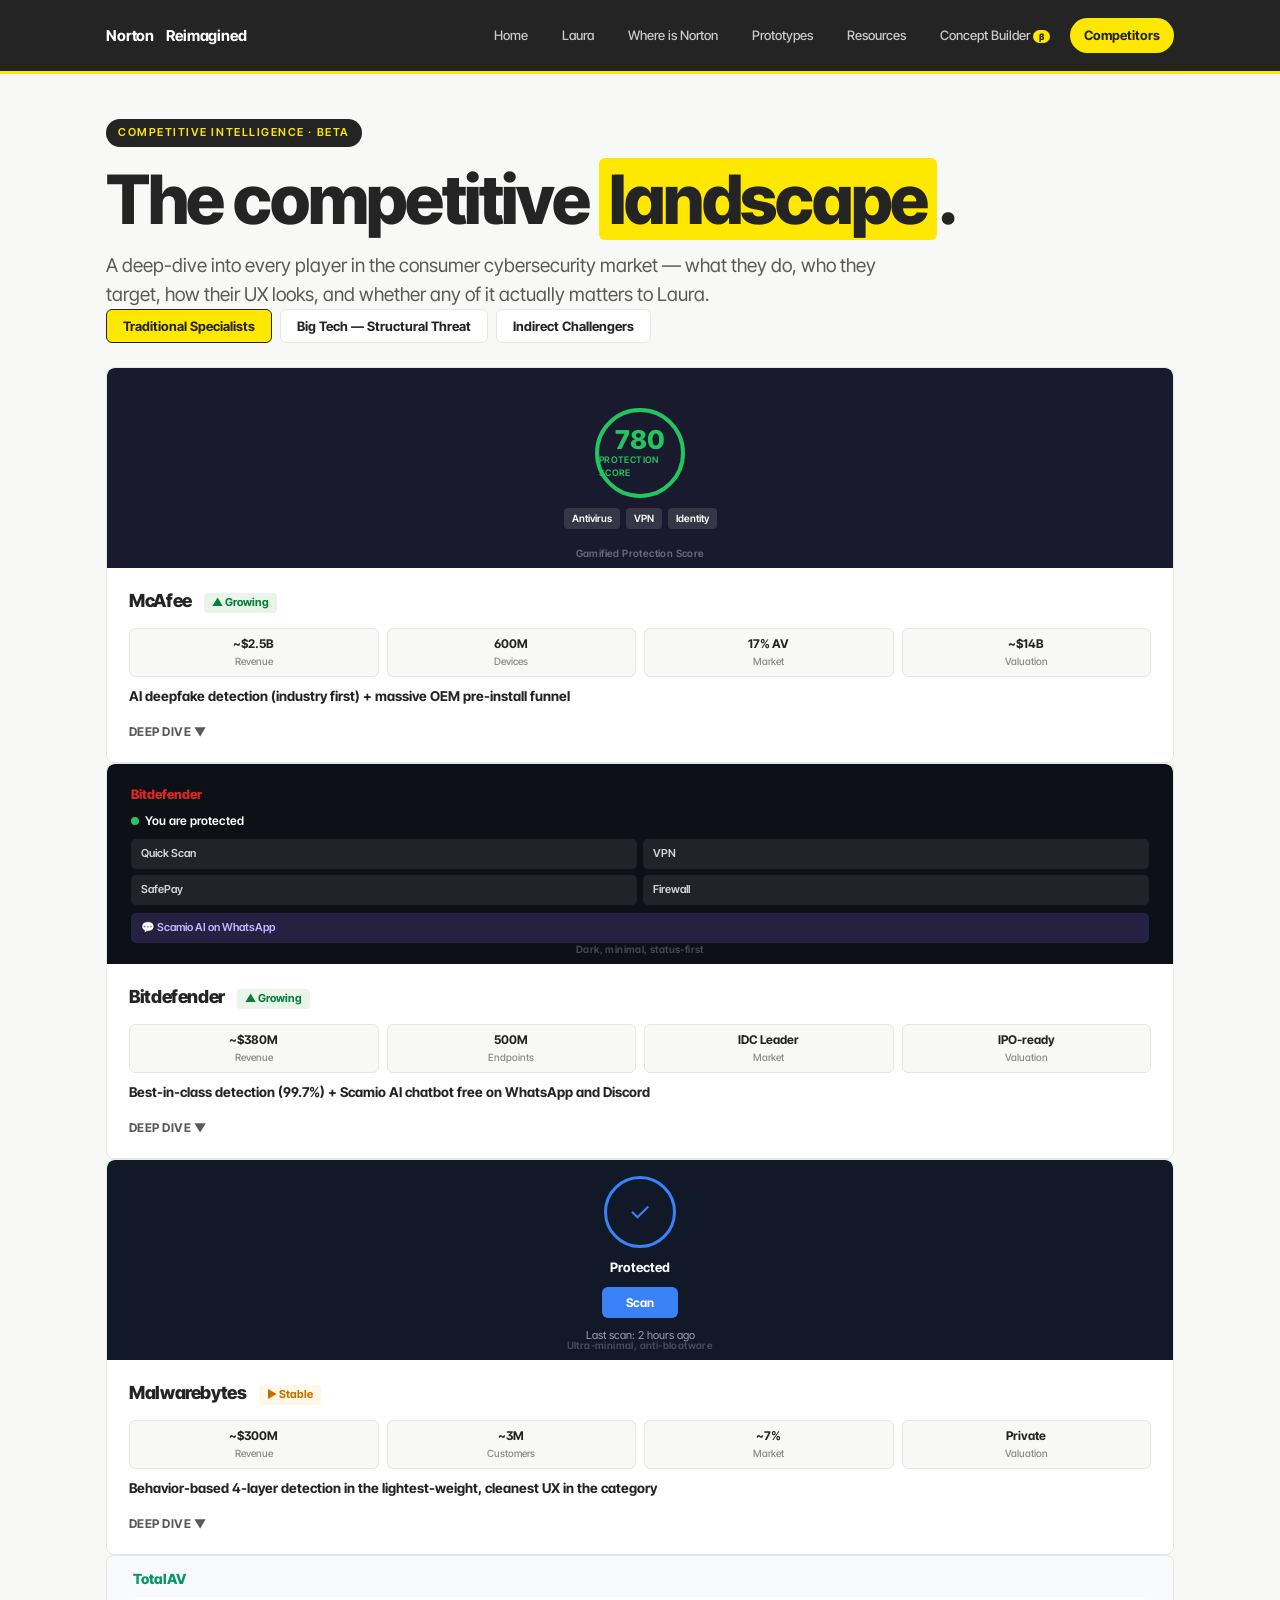
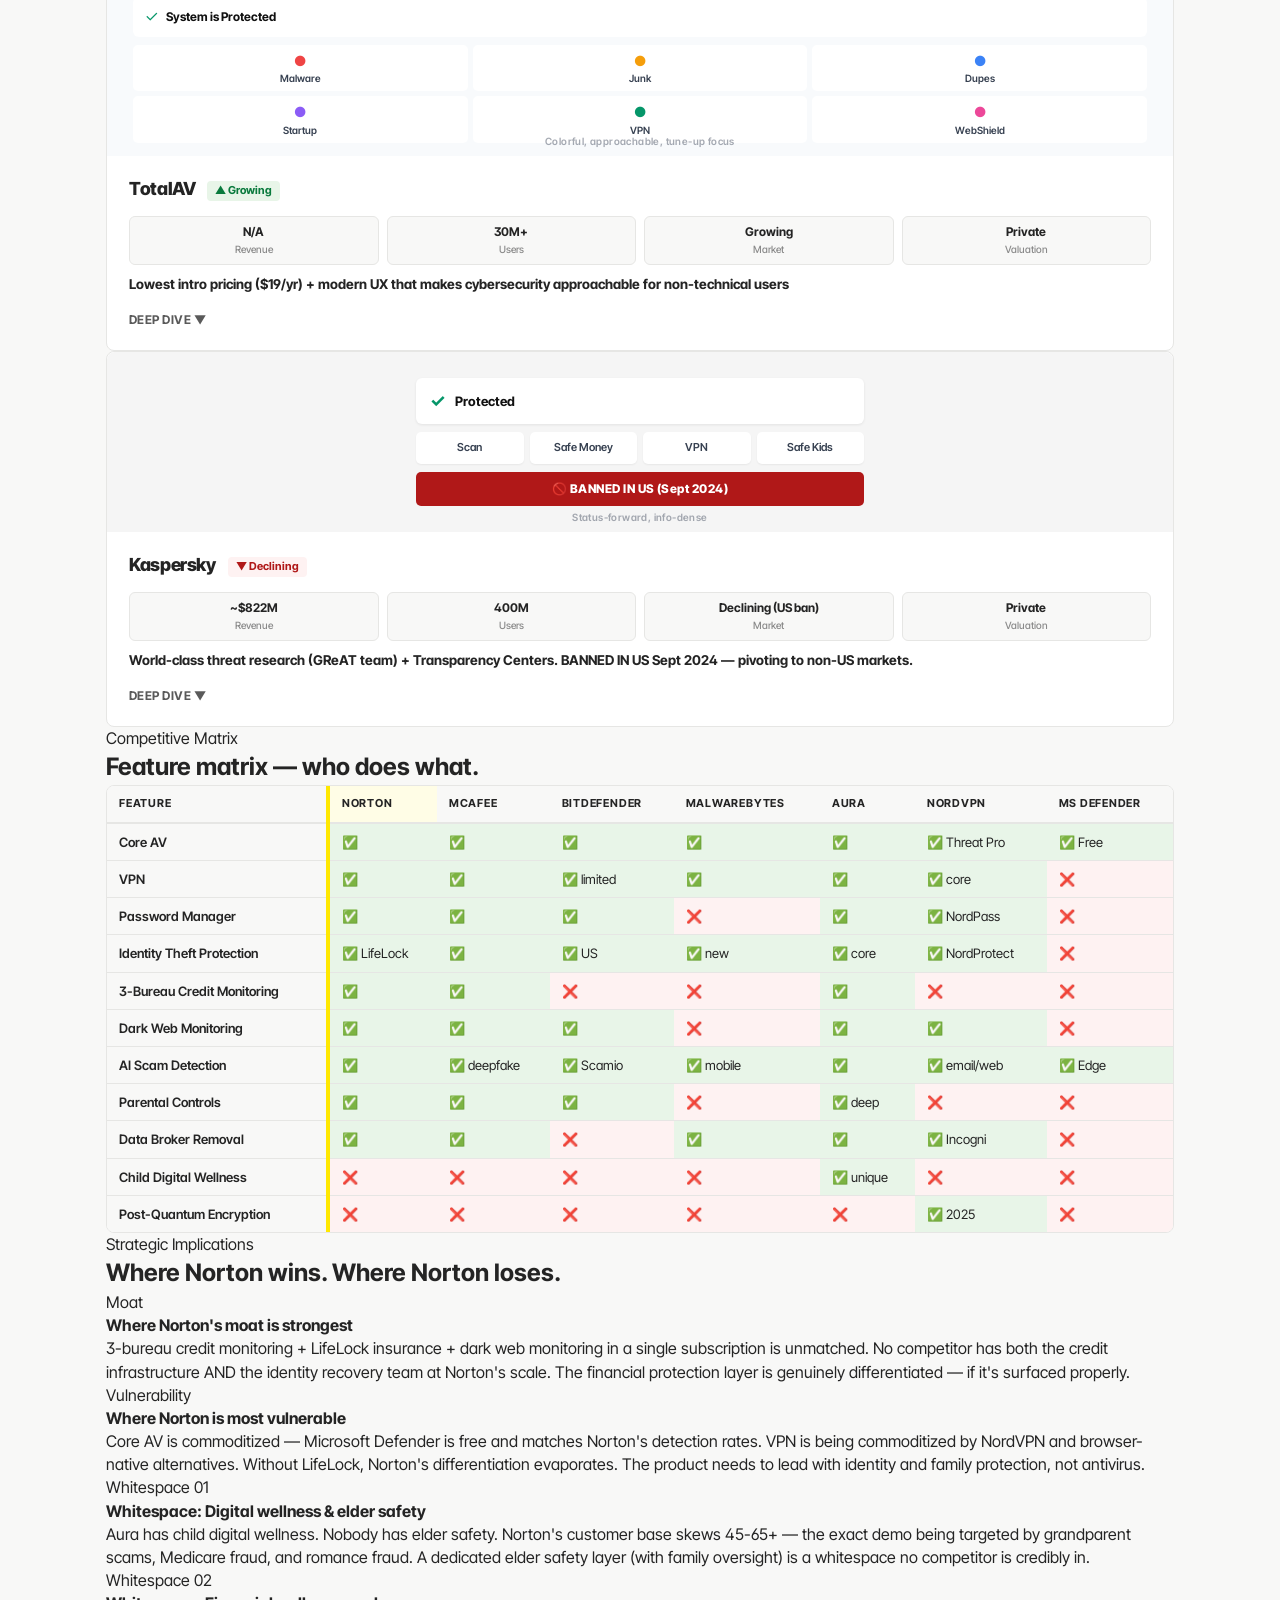
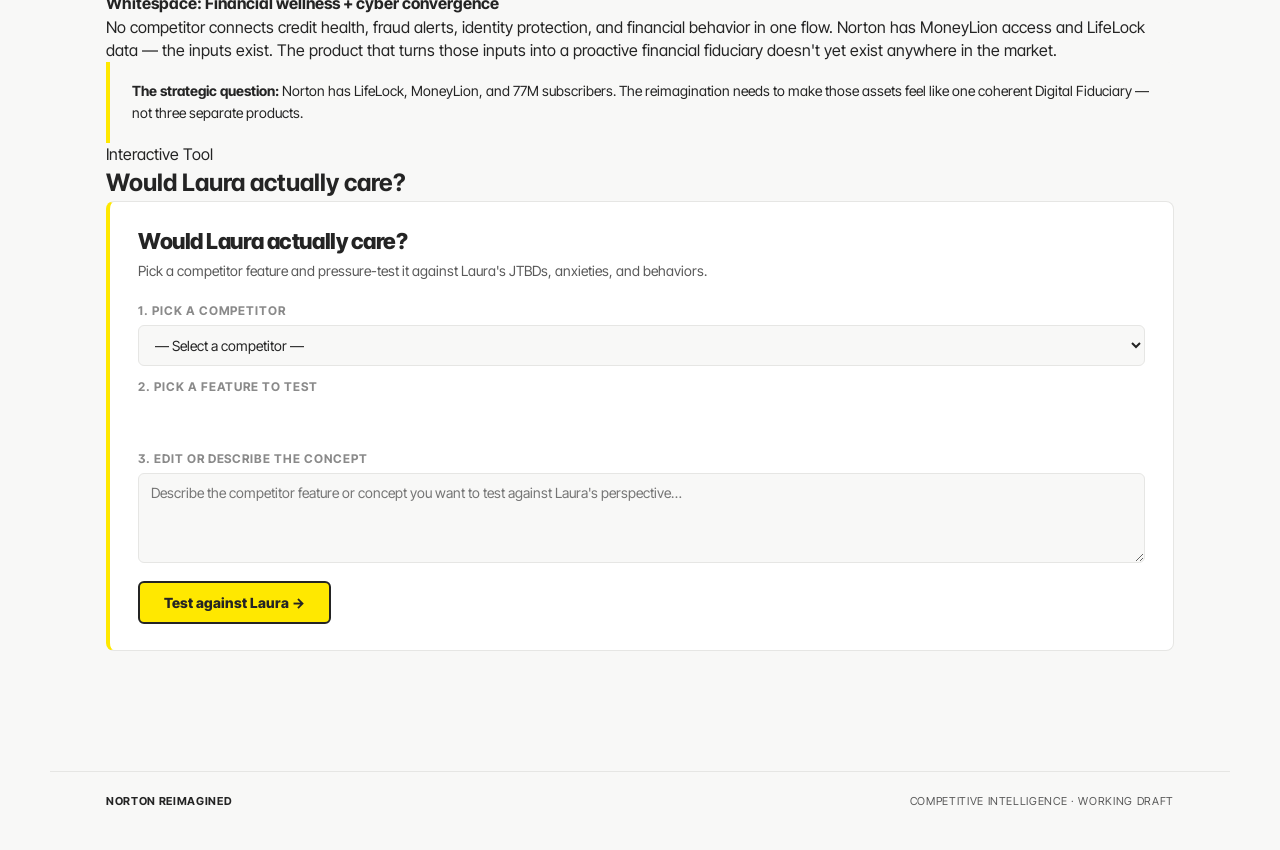
<file: competitors.html>
<!DOCTYPE html>
<html lang="en">
<head>
<meta charset="UTF-8">
<meta name="viewport" content="width=device-width, initial-scale=1.0">
<title>Competitors — Norton Reimagined Sprint</title>
<link href="https://fonts.googleapis.com/css2?family=Inter+Tight:wght@400;500;600;700;800&display=swap" rel="stylesheet">
<link rel="stylesheet" href="styles.css">
<style>
  .mockup {
    height: 200px;
    border-radius: 8px 8px 0 0;
    overflow: hidden;
    display: flex;
    flex-direction: column;
    align-items: center;
    justify-content: center;
    padding: 16px;
    position: relative;
    font-family: 'Inter Tight', sans-serif;
  }
  .mockup-label {
    position: absolute;
    bottom: 8px;
    left: 0; right: 0;
    text-align: center;
    font-size: 10px;
    font-weight: 600;
    letter-spacing: .04em;
    opacity: .6;
  }
  .stat-tiles {
    display: flex;
    gap: 8px;
    margin: 14px 0 10px;
    flex-wrap: wrap;
  }
  .stat-tile {
    flex: 1;
    min-width: 70px;
    background: var(--paper);
    border: 1px solid var(--line);
    border-radius: 6px;
    padding: 8px 10px;
    text-align: center;
  }
  .stat-tile .st-val {
    font-size: 12px;
    font-weight: 700;
    color: var(--ink);
    line-height: 1.2;
  }
  .stat-tile .st-key {
    font-size: 10px;
    color: var(--ink-softer);
    margin-top: 2px;
    font-weight: 500;
  }
  .trend-badge {
    display: inline-block;
    font-size: 11px;
    font-weight: 700;
    padding: 2px 8px;
    border-radius: 4px;
    margin-left: 8px;
    vertical-align: middle;
  }
  .trend-up { background: #e8f5e8; color: #0a7a3d; }
  .trend-down { background: #fef2f2; color: #b01818; }
  .trend-stable { background: #fff8e8; color: #c07000; }
  .feat-badge {
    display: inline-block;
    background: var(--paper);
    border: 1px solid var(--line);
    border-radius: 4px;
    font-size: 11px;
    font-weight: 500;
    padding: 3px 8px;
    margin: 2px 3px 2px 0;
    color: var(--ink-soft);
  }
  .competitor-card {
    overflow: hidden;
    padding: 0;
  }
  .competitor-card .card-body {
    padding: 20px 22px 18px;
  }
  .competitor-name {
    font-size: 18px;
    font-weight: 800;
    letter-spacing: -.02em;
    display: inline;
  }
  .differentiator {
    font-size: 13.5px;
    font-weight: 700;
    color: var(--ink);
    margin: 10px 0 8px;
  }
  details summary {
    font-size: 12px;
    font-weight: 700;
    color: var(--ink-soft);
    cursor: pointer;
    padding: 8px 0 4px;
    letter-spacing: .04em;
    text-transform: uppercase;
    list-style: none;
    outline: none;
  }
  details summary::-webkit-details-marker { display: none; }
  details[open] summary { color: var(--ink); }
  .deep-label {
    font-size: 10px;
    font-weight: 700;
    letter-spacing: .1em;
    text-transform: uppercase;
    color: var(--ink-softer);
    margin: 10px 0 4px;
  }
  .deep-val {
    font-size: 13px;
    color: var(--ink-soft);
    line-height: 1.55;
    margin-bottom: 8px;
  }
  /* Feature matrix */
  .feat-table {
    width: 100%;
    border-collapse: collapse;
    font-size: 13px;
  }
  .feat-table th {
    background: var(--paper);
    font-size: 11px;
    font-weight: 700;
    letter-spacing: .07em;
    text-transform: uppercase;
    padding: 10px 12px;
    text-align: left;
    border-bottom: 2px solid var(--line);
    white-space: nowrap;
  }
  .feat-table th.norton-col {
    border-left: 4px solid var(--yellow);
    background: #fffde6;
  }
  .feat-table td {
    padding: 9px 12px;
    border-bottom: 1px solid var(--line);
    vertical-align: middle;
    line-height: 1.4;
  }
  .feat-table td.norton-col {
    border-left: 4px solid var(--yellow);
    background: #fffde6;
  }
  .feat-table tr:last-child td { border-bottom: none; }
  .feat-table td.yes { background: #e8f5e8; }
  .feat-table td.no { background: #fef2f2; }
  .feat-table td:first-child { font-weight: 600; color: var(--ink); background: var(--paper) !important; }
  /* Tab buttons */
  .tab-bar {
    margin-bottom: 24px;
    display: flex;
    gap: 8px;
    flex-wrap: wrap;
  }
  .tab-btn {
    font-family: 'Inter Tight', sans-serif;
    font-size: 13px;
    font-weight: 700;
    padding: 8px 16px;
    border-radius: 6px;
    border: 1.5px solid var(--line);
    cursor: pointer;
    transition: all .15s;
    background: #fff;
    color: var(--ink);
  }
  .cat-section { display: none; }
  /* Laura tool */
  .laura-tool {
    border-left: 4px solid var(--yellow);
  }
  .laura-tool select, .laura-tool textarea {
    font-family: 'Inter Tight', sans-serif;
    font-size: 14px;
    color: var(--ink);
    border: 1.5px solid var(--line);
    border-radius: 6px;
    padding: 10px 12px;
    width: 100%;
    box-sizing: border-box;
    background: var(--paper);
    margin-bottom: 12px;
    outline: none;
    resize: vertical;
  }
  .laura-tool select:focus, .laura-tool textarea:focus {
    border-color: #242424;
  }
  #testBtn {
    font-family: 'Inter Tight', sans-serif;
    font-size: 14px;
    font-weight: 800;
    background: var(--yellow);
    color: var(--ink);
    border: 2px solid var(--ink);
    border-radius: 6px;
    padding: 11px 24px;
    cursor: pointer;
    transition: opacity .15s;
  }
  #testBtn:disabled { opacity: .5; cursor: not-allowed; }
  #lauraResult { display: none; margin-top: 20px; padding: 20px; background: var(--paper); border-radius: 8px; border: 1px solid var(--line); }
  #featurePills { margin-bottom: 12px; min-height: 36px; }
  .callout-box {
    background: var(--paper);
    border-left: 4px solid var(--yellow);
    padding: 18px 22px;
    border-radius: 0 6px 6px 0;
    margin-top: 0;
  }
  .callout-box p { margin: 0; font-size: 14px; line-height: 1.6; color: var(--ink); }
</style>
</head>
<body>

<nav class="nav">
  <div class="nav-inner">
    <a href="index.html" class="nav-brand">
      <span>Norton</span> Reimagined
    </a>
    <button class="nav-toggle" id="nav-toggle" aria-label="Toggle navigation" aria-expanded="false">
      <span></span><span></span><span></span>
    </button>
    <ul class="nav-links" id="nav-links">
      <li><a href="index.html">Home</a></li>
      <li><a href="laura.html">Laura</a></li>
      <li><a href="where-is-norton.html">Where is Norton</a></li>
      <li><a href="prototypes.html">Prototypes</a></li>
      <li><a href="resources.html">Resources</a></li>
      <li><a href="concept-builder.html">Concept Builder <span style="background:var(--yellow);color:var(--ink);font-size:9px;font-weight:800;padding:1px 6px;border-radius:999px;vertical-align:middle;letter-spacing:.04em;">β</span></a></li>
      <li><a href="competitors.html" class="active">Competitors</a></li>
    </ul>
  </div>
</nav>

<div class="page">

  <!-- =================== HERO =================== -->
  <div class="col-12">
    <span class="eyebrow">Competitive Intelligence · Beta</span>
    <h1 class="page-title">The competitive <span class="mark">landscape</span>.</h1>
    <p class="lede">A deep-dive into every player in the consumer cybersecurity market — what they do, who they target, how their UX looks, and whether any of it actually matters to Laura.</p>
  </div>

  <!-- =================== TABS =================== -->
  <div class="col-12">
    <div class="tab-bar">
      <button class="tab-btn" id="tab-traditional" onclick="showCategory('traditional')" style="background:#FFE800;color:#242424;border-color:#242424;">Traditional Specialists</button>
      <button class="tab-btn" id="tab-bigtech" onclick="showCategory('bigtech')">Big Tech — Structural Threat</button>
      <button class="tab-btn" id="tab-indirect" onclick="showCategory('indirect')">Indirect Challengers</button>
    </div>
  </div>

  <!-- =================== TRADITIONAL =================== -->
  <div class="cat-section" id="cat-traditional" style="display:block;">

    <!-- McAfee -->
    <div class="col-6">
      <div class="card competitor-card">
        <div class="mockup" style="background:#1a1a2e;">
          <div style="width:90px;height:90px;border-radius:50%;border:4px solid #22c55e;display:flex;flex-direction:column;align-items:center;justify-content:center;margin-bottom:10px;">
            <div style="font-size:26px;font-weight:800;color:#22c55e;line-height:1;">780</div>
            <div style="font-size:9px;color:#22c55e;font-weight:600;letter-spacing:.04em;">PROTECTION SCORE</div>
          </div>
          <div style="display:flex;gap:6px;">
            <span style="background:rgba(255,255,255,.12);color:#fff;font-size:10px;font-weight:600;padding:3px 8px;border-radius:4px;">Antivirus</span>
            <span style="background:rgba(255,255,255,.12);color:#fff;font-size:10px;font-weight:600;padding:3px 8px;border-radius:4px;">VPN</span>
            <span style="background:rgba(255,255,255,.12);color:#fff;font-size:10px;font-weight:600;padding:3px 8px;border-radius:4px;">Identity</span>
          </div>
          <div class="mockup-label" style="color:#9ca3af;">Gamified Protection Score</div>
        </div>
        <div class="card-body">
          <span class="competitor-name">McAfee</span>
          <span class="trend-badge trend-up">▲ Growing</span>
          <div class="stat-tiles">
            <div class="stat-tile"><div class="st-val">~$2.5B</div><div class="st-key">Revenue</div></div>
            <div class="stat-tile"><div class="st-val">600M</div><div class="st-key">Devices</div></div>
            <div class="stat-tile"><div class="st-val">17% AV</div><div class="st-key">Market</div></div>
            <div class="stat-tile"><div class="st-val">~$14B</div><div class="st-key">Valuation</div></div>
          </div>
          <div class="differentiator">AI deepfake detection (industry first) + massive OEM pre-install funnel</div>
          <details>
            <summary>Deep dive ▼</summary>
            <div class="deep-label">Who they target</div>
            <div class="deep-val">Digital-native families (25-44), new PC buyers via OEM pre-install channel</div>
            <div class="deep-label">Perception</div>
            <div class="deep-val">Legacy brand reinventing via AI scam focus; love-hate relationship from pre-install bloatware history</div>
            <div class="deep-label">Features</div>
            <div style="margin-bottom:8px;">
              <span class="feat-badge">Scam Detector (Deepfake AI)</span>
              <span class="feat-badge">Protection Score</span>
              <span class="feat-badge">Secure VPN</span>
              <span class="feat-badge">Social Privacy Manager</span>
              <span class="feat-badge">Identity Monitoring</span>
              <span class="feat-badge">Safe Family</span>
              <span class="feat-badge">Personal Data Cleanup</span>
            </div>
            <div class="deep-label">Evolution</div>
            <div class="deep-val">Pure consumer pivot (2021) → AI scam detection → Deepfake detector (industry first) → Youth rebrand via Pat McAfee</div>
          </details>
        </div>
      </div>
    </div>

    <!-- Bitdefender -->
    <div class="col-6">
      <div class="card competitor-card">
        <div class="mockup" style="background:#0d1117;">
          <div style="width:100%;padding:0 8px;box-sizing:border-box;">
            <div style="color:#DC2626;font-size:13px;font-weight:800;margin-bottom:8px;">Bitdefender</div>
            <div style="display:flex;align-items:center;gap:6px;margin-bottom:10px;">
              <span style="width:8px;height:8px;background:#22c55e;border-radius:50%;display:inline-block;"></span>
              <span style="color:#fff;font-size:12px;font-weight:600;">You are protected</span>
            </div>
            <div style="display:grid;grid-template-columns:1fr 1fr;gap:6px;margin-bottom:8px;">
              <div style="background:rgba(255,255,255,.08);border-radius:5px;padding:7px 10px;color:#d1d5db;font-size:11px;font-weight:600;">Quick Scan</div>
              <div style="background:rgba(255,255,255,.08);border-radius:5px;padding:7px 10px;color:#d1d5db;font-size:11px;font-weight:600;">VPN</div>
              <div style="background:rgba(255,255,255,.08);border-radius:5px;padding:7px 10px;color:#d1d5db;font-size:11px;font-weight:600;">SafePay</div>
              <div style="background:rgba(255,255,255,.08);border-radius:5px;padding:7px 10px;color:#d1d5db;font-size:11px;font-weight:600;">Firewall</div>
            </div>
            <div style="background:rgba(139,92,246,.2);border-radius:5px;padding:7px 10px;color:#c4b5fd;font-size:11px;font-weight:600;">💬 Scamio AI on WhatsApp</div>
          </div>
          <div class="mockup-label" style="color:#6b7280;">Dark, minimal, status-first</div>
        </div>
        <div class="card-body">
          <span class="competitor-name">Bitdefender</span>
          <span class="trend-badge trend-up">▲ Growing</span>
          <div class="stat-tiles">
            <div class="stat-tile"><div class="st-val">~$380M</div><div class="st-key">Revenue</div></div>
            <div class="stat-tile"><div class="st-val">500M</div><div class="st-key">Endpoints</div></div>
            <div class="stat-tile"><div class="st-val">IDC Leader</div><div class="st-key">Market</div></div>
            <div class="stat-tile"><div class="st-val">IPO-ready</div><div class="st-key">Valuation</div></div>
          </div>
          <div class="differentiator">Best-in-class detection (99.7%) + Scamio AI chatbot free on WhatsApp and Discord</div>
          <details>
            <summary>Deep dive ▼</summary>
            <div class="deep-label">Who they target</div>
            <div class="deep-val">Tech-savvy users who value independent lab test scores (73% male audience)</div>
            <div class="deep-label">Perception</div>
            <div class="deep-val">Expert's choice — tops every independent lab test. Ferrari F1 partnership adds performance prestige.</div>
            <div class="deep-label">Features</div>
            <div style="margin-bottom:8px;">
              <span class="feat-badge">Scam Copilot / Scamio</span>
              <span class="feat-badge">Advanced Threat Defense</span>
              <span class="feat-badge">Ransomware Remediation</span>
              <span class="feat-badge">Digital Identity Protection</span>
              <span class="feat-badge">Anti-Tracker</span>
              <span class="feat-badge">Webcam/Mic Protection</span>
            </div>
            <div class="deep-label">Evolution</div>
            <div class="deep-val">AV roots → Dual enterprise/consumer → Scamio chatbot on WhatsApp → IDC Leader 2025 → Kaspersky ban beneficiary</div>
          </details>
        </div>
      </div>
    </div>

    <!-- Malwarebytes -->
    <div class="col-6">
      <div class="card competitor-card">
        <div class="mockup" style="background:#111827;">
          <div style="text-align:center;">
            <div style="width:72px;height:72px;border-radius:50%;border:3px solid #3b82f6;display:flex;align-items:center;justify-content:center;margin:0 auto 10px;font-size:26px;color:#3b82f6;">✓</div>
            <div style="color:#fff;font-size:13px;font-weight:700;margin-bottom:10px;">Protected</div>
            <div style="background:#3b82f6;color:#fff;font-size:12px;font-weight:700;padding:7px 24px;border-radius:6px;display:inline-block;margin-bottom:10px;">Scan</div>
            <div style="color:#9ca3af;font-size:11px;">Last scan: 2 hours ago</div>
          </div>
          <div class="mockup-label" style="color:#6b7280;">Ultra-minimal, anti-bloatware</div>
        </div>
        <div class="card-body">
          <span class="competitor-name">Malwarebytes</span>
          <span class="trend-badge trend-stable">▶ Stable</span>
          <div class="stat-tiles">
            <div class="stat-tile"><div class="st-val">~$300M</div><div class="st-key">Revenue</div></div>
            <div class="stat-tile"><div class="st-val">~3M</div><div class="st-key">Customers</div></div>
            <div class="stat-tile"><div class="st-val">~7%</div><div class="st-key">Market</div></div>
            <div class="stat-tile"><div class="st-val">Private</div><div class="st-key">Valuation</div></div>
          </div>
          <div class="differentiator">Behavior-based 4-layer detection in the lightest-weight, cleanest UX in the category</div>
          <details>
            <summary>Deep dive ▼</summary>
            <div class="deep-label">Who they target</div>
            <div class="deep-val">Tech-savvy fixers, IT professionals, privacy-conscious users who distrust Big AV</div>
            <div class="deep-label">Perception</div>
            <div class="deep-val">Cult following as the tool IT pros recommend when PCs are already infected. CNET 2025 Best for Privacy.</div>
            <div class="deep-label">Features</div>
            <div style="margin-bottom:8px;">
              <span class="feat-badge">4-Layer Behavioral Detection</span>
              <span class="feat-badge">Scam Guard (AI mobile)</span>
              <span class="feat-badge">Personal Data Remover</span>
              <span class="feat-badge">Digital Footprint Portal</span>
              <span class="feat-badge">Browser Guard</span>
              <span class="feat-badge">System Tools</span>
            </div>
            <div class="deep-label">Evolution</div>
            <div class="deep-val">Remediation tool → Proactive suite → Privacy/identity expansion → Free optimization tools (2025) → ChatGPT integration (2026)</div>
          </details>
        </div>
      </div>
    </div>

    <!-- TotalAV -->
    <div class="col-6">
      <div class="card competitor-card">
        <div class="mockup" style="background:#f8fafc;">
          <div style="width:100%;padding:0 10px;box-sizing:border-box;">
            <div style="color:#059669;font-size:14px;font-weight:800;margin-bottom:8px;">TotalAV</div>
            <div style="background:#fff;border-radius:6px;padding:8px 12px;margin-bottom:8px;display:flex;align-items:center;gap:8px;">
              <span style="color:#059669;font-size:16px;">✓</span>
              <span style="font-size:12px;font-weight:700;color:#111;">System is Protected</span>
            </div>
            <div style="display:grid;grid-template-columns:repeat(3,1fr);gap:5px;">
              <div style="background:#fff;border-radius:5px;padding:6px;text-align:center;font-size:10px;color:#374151;font-weight:600;"><span style="color:#ef4444;font-size:14px;">●</span><br>Malware</div>
              <div style="background:#fff;border-radius:5px;padding:6px;text-align:center;font-size:10px;color:#374151;font-weight:600;"><span style="color:#f59e0b;font-size:14px;">●</span><br>Junk</div>
              <div style="background:#fff;border-radius:5px;padding:6px;text-align:center;font-size:10px;color:#374151;font-weight:600;"><span style="color:#3b82f6;font-size:14px;">●</span><br>Dupes</div>
              <div style="background:#fff;border-radius:5px;padding:6px;text-align:center;font-size:10px;color:#374151;font-weight:600;"><span style="color:#8b5cf6;font-size:14px;">●</span><br>Startup</div>
              <div style="background:#fff;border-radius:5px;padding:6px;text-align:center;font-size:10px;color:#374151;font-weight:600;"><span style="color:#059669;font-size:14px;">●</span><br>VPN</div>
              <div style="background:#fff;border-radius:5px;padding:6px;text-align:center;font-size:10px;color:#374151;font-weight:600;"><span style="color:#ec4899;font-size:14px;">●</span><br>WebShield</div>
            </div>
          </div>
          <div class="mockup-label" style="color:#6b7280;">Colorful, approachable, tune-up focus</div>
        </div>
        <div class="card-body">
          <span class="competitor-name">TotalAV</span>
          <span class="trend-badge trend-up">▲ Growing</span>
          <div class="stat-tiles">
            <div class="stat-tile"><div class="st-val">N/A</div><div class="st-key">Revenue</div></div>
            <div class="stat-tile"><div class="st-val">30M+</div><div class="st-key">Users</div></div>
            <div class="stat-tile"><div class="st-val">Growing</div><div class="st-key">Market</div></div>
            <div class="stat-tile"><div class="st-val">Private</div><div class="st-key">Valuation</div></div>
          </div>
          <div class="differentiator">Lowest intro pricing ($19/yr) + modern UX that makes cybersecurity approachable for non-technical users</div>
          <details>
            <summary>Deep dive ▼</summary>
            <div class="deep-label">Who they target</div>
            <div class="deep-val">Budget-conscious first-time buyers (18-35) discovering via YouTube reviews and affiliate channels</div>
            <div class="deep-label">Perception</div>
            <div class="deep-val">Polarizing: fans love the value and clean UI; critics note the 200-300% price jump at renewal.</div>
            <div class="deep-label">Features</div>
            <div style="margin-bottom:8px;">
              <span class="feat-badge">Real-time Scanning (Avira engine)</span>
              <span class="feat-badge">WebShield</span>
              <span class="feat-badge">Total VPN (bundled)</span>
              <span class="feat-badge">System Tune-up Tools</span>
              <span class="feat-badge">Ad Block Pro</span>
              <span class="feat-badge">Password Vault</span>
              <span class="feat-badge">Data Breach Check</span>
            </div>
            <div class="deep-label">Evolution</div>
            <div class="deep-val">Affiliate growth hack → Improved AV-TEST scores → VPN bundling → Password management expansion</div>
          </details>
        </div>
      </div>
    </div>

    <!-- Kaspersky - full width (odd) -->
    <div class="col-12">
      <div class="card competitor-card">
        <div class="mockup" style="background:#f5f5f5;height:180px;">
          <div style="width:100%;max-width:480px;padding:0 16px;box-sizing:border-box;">
            <div style="background:#fff;border-radius:6px;padding:10px 14px;margin-bottom:8px;display:flex;align-items:center;gap:10px;box-shadow:0 1px 3px rgba(0,0,0,.08);">
              <span style="color:#059669;font-size:18px;font-weight:700;">✓</span>
              <span style="font-size:13px;font-weight:700;color:#111;">Protected</span>
            </div>
            <div style="display:grid;grid-template-columns:repeat(4,1fr);gap:6px;margin-bottom:8px;">
              <div style="background:#fff;border-radius:5px;padding:8px 6px;text-align:center;font-size:11px;font-weight:600;color:#374151;box-shadow:0 1px 2px rgba(0,0,0,.06);">Scan</div>
              <div style="background:#fff;border-radius:5px;padding:8px 6px;text-align:center;font-size:11px;font-weight:600;color:#374151;box-shadow:0 1px 2px rgba(0,0,0,.06);">Safe Money</div>
              <div style="background:#fff;border-radius:5px;padding:8px 6px;text-align:center;font-size:11px;font-weight:600;color:#374151;box-shadow:0 1px 2px rgba(0,0,0,.06);">VPN</div>
              <div style="background:#fff;border-radius:5px;padding:8px 6px;text-align:center;font-size:11px;font-weight:600;color:#374151;box-shadow:0 1px 2px rgba(0,0,0,.06);">Safe Kids</div>
            </div>
            <div style="background:#b01818;border-radius:5px;padding:8px 14px;text-align:center;color:#fff;font-size:12px;font-weight:800;letter-spacing:.04em;">🚫 BANNED IN US (Sept 2024)</div>
          </div>
          <div class="mockup-label" style="color:#6b7280;">Status-forward, info-dense</div>
        </div>
        <div class="card-body">
          <span class="competitor-name">Kaspersky</span>
          <span class="trend-badge trend-down">▼ Declining</span>
          <div class="stat-tiles">
            <div class="stat-tile"><div class="st-val">~$822M</div><div class="st-key">Revenue</div></div>
            <div class="stat-tile"><div class="st-val">400M</div><div class="st-key">Users</div></div>
            <div class="stat-tile"><div class="st-val">Declining (US ban)</div><div class="st-key">Market</div></div>
            <div class="stat-tile"><div class="st-val">Private</div><div class="st-key">Valuation</div></div>
          </div>
          <div class="differentiator">World-class threat research (GReAT team) + Transparency Centers. BANNED IN US Sept 2024 — pivoting to non-US markets.</div>
          <details>
            <summary>Deep dive ▼</summary>
            <div class="deep-label">Who they target</div>
            <div class="deep-val">Sophisticated global users — strong in Europe, CIS countries, Middle East</div>
            <div class="deep-label">Perception</div>
            <div class="deep-val">Technically excellent but brand fundamentally defined by the US government ban and Russian government ties.</div>
            <div class="deep-label">Features</div>
            <div style="margin-bottom:8px;">
              <span class="feat-badge">Kaspersky Premium Suite</span>
              <span class="feat-badge">Safe Money (secure browser)</span>
              <span class="feat-badge">Safe Kids</span>
              <span class="feat-badge">VPN</span>
              <span class="feat-badge">Password Manager</span>
              <span class="feat-badge">Privacy Protection</span>
              <span class="feat-badge">Hard Drive Monitor</span>
            </div>
            <div class="deep-label">Evolution</div>
            <div class="deep-val">Top-tier AV globally → US federal concerns (2017) → Full US ban (Sept 2024) → Auto-migration to UltraAV → Pivot to non-US markets</div>
          </details>
        </div>
      </div>
    </div>

  </div><!-- end traditional -->

  <!-- =================== BIG TECH =================== -->
  <div class="cat-section" id="cat-bigtech">

    <!-- Microsoft Defender -->
    <div class="col-6">
      <div class="card competitor-card">
        <div class="mockup" style="background:#f0f0f0;">
          <div style="width:100%;max-width:300px;padding:0 12px;box-sizing:border-box;">
            <div style="display:flex;gap:4px;margin-bottom:10px;">
              <div style="width:18px;height:18px;display:grid;grid-template-columns:1fr 1fr;gap:2px;">
                <div style="background:#f25022;border-radius:1px;"></div>
                <div style="background:#7fba00;border-radius:1px;"></div>
                <div style="background:#00a4ef;border-radius:1px;"></div>
                <div style="background:#ffb900;border-radius:1px;"></div>
              </div>
              <span style="font-size:12px;font-weight:700;color:#111;margin-left:4px;">Windows Security</span>
            </div>
            <div style="background:#fff;border-radius:6px;padding:10px 12px;margin-bottom:8px;display:flex;align-items:center;gap:8px;box-shadow:0 1px 2px rgba(0,0,0,.06);">
              <span style="color:#059669;font-size:14px;">●</span>
              <span style="font-size:12px;font-weight:700;color:#111;">Your device is protected</span>
            </div>
            <div style="display:grid;grid-template-columns:1fr 1fr;gap:5px;margin-bottom:8px;">
              <div style="background:#fff;border-radius:5px;padding:7px 9px;font-size:11px;font-weight:600;color:#374151;box-shadow:0 1px 2px rgba(0,0,0,.05);">🛡 Virus protection</div>
              <div style="background:#fff;border-radius:5px;padding:7px 9px;font-size:11px;font-weight:600;color:#374151;box-shadow:0 1px 2px rgba(0,0,0,.05);">🔥 Firewall</div>
              <div style="background:#fff;border-radius:5px;padding:7px 9px;font-size:11px;font-weight:600;color:#374151;box-shadow:0 1px 2px rgba(0,0,0,.05);">🔒 App control</div>
              <div style="background:#fff;border-radius:5px;padding:7px 9px;font-size:11px;font-weight:600;color:#374151;box-shadow:0 1px 2px rgba(0,0,0,.05);">💻 Device security</div>
            </div>
            <div style="background:#059669;border-radius:5px;padding:7px 12px;text-align:center;color:#fff;font-size:11px;font-weight:700;">FREE · AV-TEST Top Product 2025</div>
          </div>
          <div class="mockup-label" style="color:#6b7280;">Invisible OS-level integration</div>
        </div>
        <div class="card-body">
          <span class="competitor-name">Microsoft Defender</span>
          <span class="trend-badge trend-up">▲ Growing</span>
          <div class="stat-tiles">
            <div class="stat-tile"><div class="st-val">Free</div><div class="st-key">Revenue</div></div>
            <div class="stat-tile"><div class="st-val">1.4B+</div><div class="st-key">Windows Users</div></div>
            <div class="stat-tile"><div class="st-val">100% Windows</div><div class="st-key">Market</div></div>
            <div class="stat-tile"><div class="st-val">$3T+</div><div class="st-key">Company</div></div>
          </div>
          <div class="differentiator">Free, built-in, and now genuinely good — AV-TEST Top Product 2025 scoring 6/6 protection. The single most existential threat to Norton.</div>
          <details>
            <summary>Deep dive ▼</summary>
            <div class="deep-label">Who they target</div>
            <div class="deep-val">Every Windows user by default — no targeting, no opt-in required</div>
            <div class="deep-label">Perception</div>
            <div class="deep-val">Was a security joke for a decade. Now matches paid AV. The single most existential threat to Norton's core value proposition.</div>
            <div class="deep-label">Features</div>
            <div style="margin-bottom:8px;">
              <span class="feat-badge">Windows Defender (real-time AV)</span>
              <span class="feat-badge">Smart App Control (AI whitelisting)</span>
              <span class="feat-badge">Edge Scareware Blocker (Gemini AI)</span>
              <span class="feat-badge">Microsoft Defender app (M365)</span>
              <span class="feat-badge">Firewall + exploit protection</span>
              <span class="feat-badge">Cloud-delivered protection</span>
            </div>
            <div class="deep-label">Evolution</div>
            <div class="deep-val">Security joke → Slow steady improvement → AV-TEST parity → Top Product 2025 → Smart App Control paradigm shift → AI agent security 2026</div>
          </details>
        </div>
      </div>
    </div>

    <!-- Google -->
    <div class="col-6">
      <div class="card competitor-card">
        <div class="mockup" style="background:#1a1a1a;">
          <div style="width:100%;max-width:300px;padding:0 12px;box-sizing:border-box;">
            <div style="background:#1a73e8;border-radius:6px 6px 0 0;padding:8px 12px;color:#fff;font-size:12px;font-weight:700;margin-bottom:0;">💬 Google Messages</div>
            <div style="background:#2d2d2d;border-radius:0 0 6px 6px;padding:10px 12px;margin-bottom:8px;">
              <div style="background:#3d3d3d;border-radius:6px;padding:8px 10px;margin-bottom:6px;color:#d1d5db;font-size:11px;">"Your package is on hold. Pay $3.99 to release: bit.ly/pkg-fee..."</div>
              <div style="background:#b01818;border-radius:5px;padding:6px 10px;color:#fff;font-size:11px;font-weight:700;">⚠️ Suspected scam</div>
            </div>
            <div style="display:flex;gap:6px;">
              <div style="flex:1;background:#b01818;border-radius:5px;padding:7px 8px;text-align:center;color:#fff;font-size:11px;font-weight:700;">Report &amp; Block</div>
              <div style="flex:1;background:rgba(255,255,255,.1);border-radius:5px;padding:7px 8px;text-align:center;color:#9ca3af;font-size:11px;font-weight:600;">Not spam</div>
            </div>
          </div>
          <div class="mockup-label" style="color:#6b7280;">Invisible, real-time, platform-embedded</div>
        </div>
        <div class="card-body">
          <span class="competitor-name">Google (Android/Chrome)</span>
          <span class="trend-badge trend-up">▲ Growing</span>
          <div class="stat-tiles">
            <div class="stat-tile"><div class="st-val">Free</div><div class="st-key">Revenue</div></div>
            <div class="stat-tile"><div class="st-val">3B+</div><div class="st-key">Android Devices</div></div>
            <div class="stat-tile"><div class="st-val">100% Android</div><div class="st-key">Market</div></div>
            <div class="stat-tile"><div class="st-val">$2T+</div><div class="st-key">Company</div></div>
          </div>
          <div class="differentiator">AI scam detection at OS layer — 10 billion suspected malicious calls and messages processed monthly, free and invisible</div>
          <details>
            <summary>Deep dive ▼</summary>
            <div class="deep-label">Who they target</div>
            <div class="deep-val">Every Android user and Chrome browser user globally — 3+ billion devices</div>
            <div class="deep-label">Perception</div>
            <div class="deep-val">Not perceived as a security brand at all — which makes the protection even more invisible and effortless.</div>
            <div class="deep-label">Features</div>
            <div style="margin-bottom:8px;">
              <span class="feat-badge">Messages Scam Detection (on-device AI)</span>
              <span class="feat-badge">Phone Call Screen &amp; Spam AI</span>
              <span class="feat-badge">Chrome AI Scam Blocker (Gemini Nano)</span>
              <span class="feat-badge">Gmail phishing protection (99.9%)</span>
              <span class="feat-badge">Google Play Protect</span>
              <span class="feat-badge">Safe Browsing (5B+ devices)</span>
              <span class="feat-badge">In-call financial protection (pilot)</span>
            </div>
            <div class="deep-label">Evolution</div>
            <div class="deep-val">Safe Browsing → Play Protect → On-device AI scam detection → Gemini Nano in Chrome → In-call financial app protection pilot (2025)</div>
          </details>
        </div>
      </div>
    </div>

    <!-- Apple - full width -->
    <div class="col-12">
      <div class="card competitor-card">
        <div class="mockup" style="background:#000;height:180px;">
          <div style="width:100%;max-width:480px;padding:0 16px;box-sizing:border-box;">
            <div style="color:#aaa;font-size:11px;font-weight:500;margin-bottom:10px;">Settings › iCloud › Privacy &amp; Security</div>
            <div style="background:#1c1c1e;border-radius:8px;overflow:hidden;">
              <div style="display:flex;align-items:center;justify-content:space-between;padding:10px 14px;border-bottom:1px solid #2c2c2e;">
                <span style="color:#fff;font-size:12px;font-weight:600;">Private Relay</span>
                <span style="background:#30d158;color:#fff;font-size:10px;font-weight:700;padding:2px 8px;border-radius:10px;">ON</span>
              </div>
              <div style="display:flex;align-items:center;justify-content:space-between;padding:10px 14px;border-bottom:1px solid #2c2c2e;">
                <span style="color:#fff;font-size:12px;font-weight:600;">Hide My Email</span>
                <span style="background:#30d158;color:#fff;font-size:10px;font-weight:700;padding:2px 8px;border-radius:10px;">ON</span>
              </div>
              <div style="display:flex;align-items:center;justify-content:space-between;padding:10px 14px;border-bottom:1px solid #2c2c2e;">
                <span style="color:#fff;font-size:12px;font-weight:600;">Advanced Data Protection</span>
                <span style="background:#30d158;color:#fff;font-size:10px;font-weight:700;padding:2px 8px;border-radius:10px;">ON</span>
              </div>
              <div style="display:flex;align-items:center;justify-content:space-between;padding:10px 14px;">
                <span style="color:#fff;font-size:12px;font-weight:600;">Lockdown Mode</span>
                <span style="color:#636366;font-size:12px;">›</span>
              </div>
            </div>
          </div>
          <div class="mockup-label" style="color:#6b7280;">Settings-level, always-on, ecosystem-native</div>
        </div>
        <div class="card-body">
          <span class="competitor-name">Apple (iOS/macOS)</span>
          <span class="trend-badge trend-up">▲ Growing</span>
          <div class="stat-tiles">
            <div class="stat-tile"><div class="st-val">Free (ecosystem)</div><div class="st-key">Revenue</div></div>
            <div class="stat-tile"><div class="st-val">2.2B</div><div class="st-key">Active Devices</div></div>
            <div class="stat-tile"><div class="st-val">50%+ US</div><div class="st-key">Smartphones</div></div>
            <div class="stat-tile"><div class="st-val">$3T+</div><div class="st-key">Company</div></div>
          </div>
          <div class="differentiator">Privacy-by-design at hardware and OS level — no single party sees both who you are and what you do</div>
          <details>
            <summary>Deep dive ▼</summary>
            <div class="deep-label">Who they target</div>
            <div class="deep-val">All Apple ecosystem users — privacy protection is positioned as a premium benefit of the ecosystem</div>
            <div class="deep-label">Perception</div>
            <div class="deep-val">Deep ecosystem trust. Privacy is Apple's brand differentiator against Google. Users feel protected by choosing Apple.</div>
            <div class="deep-label">Features</div>
            <div style="margin-bottom:8px;">
              <span class="feat-badge">iCloud Private Relay (dual-hop)</span>
              <span class="feat-badge">App Tracking Transparency</span>
              <span class="feat-badge">Hide My Email (aliases)</span>
              <span class="feat-badge">Advanced Data Protection (E2E)</span>
              <span class="feat-badge">Lockdown Mode</span>
              <span class="feat-badge">Safety Check</span>
              <span class="feat-badge">Stolen Device Protection</span>
              <span class="feat-badge">Communication Safety (kids)</span>
              <span class="feat-badge">Passkeys</span>
            </div>
            <div class="deep-label">Evolution</div>
            <div class="deep-val">App Tracking Transparency (2021) → iCloud Private Relay → Advanced Data Protection → Stolen Device Protection → Expanding child safety features</div>
          </details>
        </div>
      </div>
    </div>

  </div><!-- end bigtech -->

  <!-- =================== INDIRECT =================== -->
  <div class="cat-section" id="cat-indirect">

    <!-- NordVPN -->
    <div class="col-6">
      <div class="card competitor-card">
        <div class="mockup" style="background:#0f172a;">
          <div style="width:100%;max-width:300px;padding:0 12px;box-sizing:border-box;">
            <div style="color:#818cf8;font-size:13px;font-weight:800;margin-bottom:10px;">NordVPN</div>
            <div style="display:flex;gap:8px;margin-bottom:10px;">
              <div style="flex:1;background:rgba(16,185,129,.15);border:1px solid rgba(16,185,129,.3);border-radius:6px;padding:8px 10px;">
                <div style="font-size:16px;font-weight:800;color:#34d399;line-height:1.1;">2,847</div>
                <div style="font-size:10px;color:#6b7280;margin-top:2px;">Threats blocked</div>
              </div>
              <div style="flex:1;background:rgba(59,130,246,.15);border:1px solid rgba(59,130,246,.3);border-radius:6px;padding:8px 10px;">
                <div style="font-size:16px;font-weight:800;color:#60a5fa;line-height:1.1;">14.2K</div>
                <div style="font-size:10px;color:#6b7280;margin-top:2px;">Trackers stopped</div>
              </div>
            </div>
            <div style="display:grid;grid-template-columns:repeat(3,1fr);gap:5px;">
              <div style="background:rgba(255,255,255,.07);border-radius:5px;padding:6px 4px;text-align:center;color:#d1d5db;font-size:10px;font-weight:600;">Threat Pro</div>
              <div style="background:rgba(255,255,255,.07);border-radius:5px;padding:6px 4px;text-align:center;color:#d1d5db;font-size:10px;font-weight:600;">Dark Web</div>
              <div style="background:rgba(255,255,255,.07);border-radius:5px;padding:6px 4px;text-align:center;color:#d1d5db;font-size:10px;font-weight:600;">VPN</div>
              <div style="background:rgba(255,255,255,.07);border-radius:5px;padding:6px 4px;text-align:center;color:#d1d5db;font-size:10px;font-weight:600;">NordPass</div>
              <div style="background:rgba(255,255,255,.07);border-radius:5px;padding:6px 4px;text-align:center;color:#d1d5db;font-size:10px;font-weight:600;">NordProtect</div>
              <div style="background:rgba(255,255,255,.07);border-radius:5px;padding:6px 4px;text-align:center;color:#d1d5db;font-size:10px;font-weight:600;">Scam Calls</div>
            </div>
          </div>
          <div class="mockup-label" style="color:#6b7280;">Privacy-first, stats-driven</div>
        </div>
        <div class="card-body">
          <span class="competitor-name">NordVPN / Nord Security</span>
          <span class="trend-badge trend-up">▲ Growing</span>
          <div class="stat-tiles">
            <div class="stat-tile"><div class="st-val">$276M+</div><div class="st-key">Revenue</div></div>
            <div class="stat-tile"><div class="st-val">15-20M</div><div class="st-key">Users</div></div>
            <div class="stat-tile"><div class="st-val">#1 Consumer VPN</div><div class="st-key">Market</div></div>
            <div class="stat-tile"><div class="st-val">$3B</div><div class="st-key">Valuation</div></div>
          </div>
          <div class="differentiator">Most aggressive VPN-to-cybersecurity platform expansion + post-quantum encryption (industry first, 2025)</div>
          <details>
            <summary>Deep dive ▼</summary>
            <div class="deep-label">Who they target</div>
            <div class="deep-val">Privacy-conscious millennials and Gen Z (25-44); streaming enthusiasts; privacy-first early adopters</div>
            <div class="deep-label">Perception</div>
            <div class="deep-val">Premium trustworthy VPN brand building a full security platform. Strong credibility from 6 independent no-logs audits.</div>
            <div class="deep-label">Features</div>
            <div style="margin-bottom:8px;">
              <span class="feat-badge">VPN (9,017 servers, 130 countries)</span>
              <span class="feat-badge">Threat Protection Pro (AV-certified)</span>
              <span class="feat-badge">NordProtect ($1M ID theft insurance)</span>
              <span class="feat-badge">Dark Web Monitor Pro</span>
              <span class="feat-badge">Hijacked Session Alert (patented)</span>
              <span class="feat-badge">Crypto Wallet Checker</span>
              <span class="feat-badge">Scam Call Protection</span>
              <span class="feat-badge">NordPass (password mgr)</span>
            </div>
            <div class="deep-label">Evolution</div>
            <div class="deep-val">VPN only (2012) → Threat Protection anti-malware (certified) → NordProtect identity insurance → Post-quantum encryption (2025) → Full platform roadmap 2026</div>
          </details>
        </div>
      </div>
    </div>

    <!-- Aura -->
    <div class="col-6">
      <div class="card competitor-card">
        <div class="mockup" style="background:#faf5ff;">
          <div style="width:100%;max-width:300px;padding:0 12px;box-sizing:border-box;">
            <div style="color:#7C3AED;font-size:13px;font-weight:800;margin-bottom:8px;">Aura / Family Plan</div>
            <div style="background:#fff;border-radius:6px;padding:10px 12px;margin-bottom:8px;display:flex;align-items:center;justify-content:space-between;box-shadow:0 1px 3px rgba(0,0,0,.08);">
              <div>
                <div style="font-size:20px;font-weight:800;color:#0a7a3d;line-height:1.1;">742</div>
                <div style="font-size:10px;color:#6b7280;">Credit Score</div>
              </div>
              <div style="text-align:right;">
                <div style="font-size:10px;font-weight:700;color:#6b7280;margin-bottom:3px;">Credit Lock</div>
                <span style="background:#0a7a3d;color:#fff;font-size:10px;font-weight:700;padding:2px 8px;border-radius:10px;">ON</span>
              </div>
            </div>
            <div style="display:grid;grid-template-columns:1fr 1fr;gap:6px;">
              <div style="background:#fff;border-radius:5px;padding:8px 10px;font-size:11px;font-weight:600;color:#374151;box-shadow:0 1px 2px rgba(0,0,0,.06);">🛡 Kids Safety</div>
              <div style="background:#fff;border-radius:5px;padding:8px 10px;font-size:11px;font-weight:600;color:#374151;box-shadow:0 1px 2px rgba(0,0,0,.06);">🔍 Dark Web</div>
              <div style="background:#fff;border-radius:5px;padding:8px 10px;font-size:11px;font-weight:600;color:#374151;box-shadow:0 1px 2px rgba(0,0,0,.06);">🗑 Data Brokers</div>
              <div style="background:#fff;border-radius:5px;padding:8px 10px;font-size:11px;font-weight:600;color:#374151;box-shadow:0 1px 2px rgba(0,0,0,.06);">🔒 VPN+AV</div>
            </div>
          </div>
          <div class="mockup-label" style="color:#6b7280;">Identity-first, family command center</div>
        </div>
        <div class="card-body">
          <span class="competitor-name">Aura</span>
          <span class="trend-badge trend-up">▲ Growing</span>
          <div class="stat-tiles">
            <div class="stat-tile"><div class="st-val">~$150M ARR</div><div class="st-key">Revenue</div></div>
            <div class="stat-tile"><div class="st-val">Fast-growing</div><div class="st-key">Users</div></div>
            <div class="stat-tile"><div class="st-val">Fastest-growing</div><div class="st-key">Market</div></div>
            <div class="stat-tile"><div class="st-val">$1.6B</div><div class="st-key">Valuation</div></div>
          </div>
          <div class="differentiator">Only major platform built from scratch as a family digital safety product — not antivirus with family features bolted on</div>
          <details>
            <summary>Deep dive ▼</summary>
            <div class="deep-label">Who they target</div>
            <div class="deep-val">American families — parents (especially mothers) protecting kids and aging loved ones. Built for less technical users.</div>
            <div class="deep-label">Perception</div>
            <div class="deep-val">#2 identity protection (US News). Best User Experience accolade. Perceived as the all-in-one digital safety net for families.</div>
            <div class="deep-label">Features</div>
            <div style="margin-bottom:8px;">
              <span class="feat-badge">3-Bureau Credit Monitoring (650x faster)</span>
              <span class="feat-badge">$1M identity theft insurance</span>
              <span class="feat-badge">One-click Credit Lock</span>
              <span class="feat-badge">Data Broker Removal (automated)</span>
              <span class="feat-badge">Parental Controls + Safe Gaming</span>
              <span class="feat-badge">Cyberbullying &amp; Predator Alerts</span>
              <span class="feat-badge">Online Balance Tracking (kids wellness)</span>
              <span class="feat-badge">24/7 US-based Fraud Resolution Team</span>
            </div>
            <div class="deep-label">Evolution</div>
            <div class="deep-val">ID protection startup → Pango separation (2024) → AI-powered Intelligence → Child digital wellness (2025) → Samsung Galaxy OEM partnership → AT&amp;T telco channel</div>
          </details>
        </div>
      </div>
    </div>

    <!-- ExpressVPN - full width -->
    <div class="col-12">
      <div class="card competitor-card">
        <div class="mockup" style="background:#1a1a1a;height:180px;">
          <div style="text-align:center;width:100%;max-width:360px;">
            <div style="color:#ef4444;font-size:14px;font-weight:800;margin-bottom:12px;">ExpressVPN</div>
            <div style="width:80px;height:80px;border-radius:50%;border:3px solid #22c55e;box-shadow:0 0 20px rgba(34,197,94,.4);display:flex;align-items:center;justify-content:center;margin:0 auto 10px;font-size:28px;color:#22c55e;">⏻</div>
            <div style="color:#22c55e;font-size:12px;font-weight:700;margin-bottom:4px;">Connected · New York, USA</div>
            <div style="display:flex;gap:6px;justify-content:center;">
              <span style="background:rgba(255,255,255,.1);color:#d1d5db;font-size:10px;font-weight:600;padding:4px 10px;border-radius:4px;">Keys</span>
              <span style="background:rgba(255,255,255,.1);color:#d1d5db;font-size:10px;font-weight:600;padding:4px 10px;border-radius:4px;">Threat Mgr</span>
              <span style="background:rgba(255,255,255,.1);color:#d1d5db;font-size:10px;font-weight:600;padding:4px 10px;border-radius:4px;">ID Defender</span>
            </div>
          </div>
          <div class="mockup-label" style="color:#6b7280;">Clean, connection-focused, speed-first</div>
        </div>
        <div class="card-body">
          <span class="competitor-name">ExpressVPN</span>
          <span class="trend-badge trend-stable">▶ Stable</span>
          <div class="stat-tiles">
            <div class="stat-tile"><div class="st-val">~$38M/yr</div><div class="st-key">Revenue</div></div>
            <div class="stat-tile"><div class="st-val">Millions</div><div class="st-key">Users</div></div>
            <div class="stat-tile"><div class="st-val">Top 3 VPN</div><div class="st-key">Market</div></div>
            <div class="stat-tile"><div class="st-val">~$936M</div><div class="st-key">Valuation</div></div>
          </div>
          <div class="differentiator">Speed and reliability benchmark via Lightway protocol and TrustedServer RAM-only infrastructure</div>
          <details>
            <summary>Deep dive ▼</summary>
            <div class="deep-label">Who they target</div>
            <div class="deep-val">Privacy-first consumers, frequent travelers, streaming enthusiasts — slightly older and more affluent than NordVPN's audience</div>
            <div class="deep-label">Perception</div>
            <div class="deep-val">Premium VPN for performance-focused users. Slower than NordVPN to build out a full security platform.</div>
            <div class="deep-label">Features</div>
            <div style="margin-bottom:8px;">
              <span class="feat-badge">Lightway Protocol (proprietary, fastest)</span>
              <span class="feat-badge">TrustedServer (RAM-only, wipes on reboot)</span>
              <span class="feat-badge">Threat Manager (tracker/malware blocking)</span>
              <span class="feat-badge">Keys (Password Manager)</span>
              <span class="feat-badge">Identity Defender</span>
              <span class="feat-badge">Network Lock (kill switch)</span>
              <span class="feat-badge">Split Tunneling</span>
              <span class="feat-badge">Router App</span>
            </div>
            <div class="deep-label">Evolution</div>
            <div class="deep-val">Premium VPN → Kape Technologies acquisition (2021) → Threat Manager → Keys password manager → Identity Defender (gradual expansion)</div>
          </details>
        </div>
      </div>
    </div>

  </div><!-- end indirect -->

  <!-- =================== FEATURE MATRIX =================== -->
  <div class="col-12">
    <div class="section-title">
      <div class="eyebrow-2">Competitive Matrix</div>
      <h2>Feature matrix — who does what.</h2>
    </div>
  </div>

  <div class="col-12">
    <div class="card" style="overflow-x:auto;padding:0;">
      <table class="feat-table">
        <thead>
          <tr>
            <th>Feature</th>
            <th class="norton-col">Norton</th>
            <th>McAfee</th>
            <th>Bitdefender</th>
            <th>Malwarebytes</th>
            <th>Aura</th>
            <th>NordVPN</th>
            <th>MS Defender</th>
          </tr>
        </thead>
        <tbody>
          <tr>
            <td>Core AV</td>
            <td class="norton-col yes">✅</td>
            <td class="yes">✅</td>
            <td class="yes">✅</td>
            <td class="yes">✅</td>
            <td class="yes">✅</td>
            <td class="yes">✅ Threat Pro</td>
            <td class="yes">✅ Free</td>
          </tr>
          <tr>
            <td>VPN</td>
            <td class="norton-col yes">✅</td>
            <td class="yes">✅</td>
            <td class="yes">✅ limited</td>
            <td class="yes">✅</td>
            <td class="yes">✅</td>
            <td class="yes">✅ core</td>
            <td class="no">❌</td>
          </tr>
          <tr>
            <td>Password Manager</td>
            <td class="norton-col yes">✅</td>
            <td class="yes">✅</td>
            <td class="yes">✅</td>
            <td class="no">❌</td>
            <td class="yes">✅</td>
            <td class="yes">✅ NordPass</td>
            <td class="no">❌</td>
          </tr>
          <tr>
            <td>Identity Theft Protection</td>
            <td class="norton-col yes">✅ LifeLock</td>
            <td class="yes">✅</td>
            <td class="yes">✅ US</td>
            <td class="yes">✅ new</td>
            <td class="yes">✅ core</td>
            <td class="yes">✅ NordProtect</td>
            <td class="no">❌</td>
          </tr>
          <tr>
            <td>3-Bureau Credit Monitoring</td>
            <td class="norton-col yes">✅</td>
            <td class="yes">✅</td>
            <td class="no">❌</td>
            <td class="no">❌</td>
            <td class="yes">✅</td>
            <td class="no">❌</td>
            <td class="no">❌</td>
          </tr>
          <tr>
            <td>Dark Web Monitoring</td>
            <td class="norton-col yes">✅</td>
            <td class="yes">✅</td>
            <td class="yes">✅</td>
            <td class="no">❌</td>
            <td class="yes">✅</td>
            <td class="yes">✅</td>
            <td class="no">❌</td>
          </tr>
          <tr>
            <td>AI Scam Detection</td>
            <td class="norton-col yes">✅</td>
            <td class="yes">✅ deepfake</td>
            <td class="yes">✅ Scamio</td>
            <td class="yes">✅ mobile</td>
            <td class="yes">✅</td>
            <td class="yes">✅ email/web</td>
            <td class="yes">✅ Edge</td>
          </tr>
          <tr>
            <td>Parental Controls</td>
            <td class="norton-col yes">✅</td>
            <td class="yes">✅</td>
            <td class="yes">✅</td>
            <td class="no">❌</td>
            <td class="yes">✅ deep</td>
            <td class="no">❌</td>
            <td class="no">❌</td>
          </tr>
          <tr>
            <td>Data Broker Removal</td>
            <td class="norton-col yes">✅</td>
            <td class="yes">✅</td>
            <td class="no">❌</td>
            <td class="yes">✅</td>
            <td class="yes">✅</td>
            <td class="yes">✅ Incogni</td>
            <td class="no">❌</td>
          </tr>
          <tr>
            <td>Child Digital Wellness</td>
            <td class="norton-col no">❌</td>
            <td class="no">❌</td>
            <td class="no">❌</td>
            <td class="no">❌</td>
            <td class="yes">✅ unique</td>
            <td class="no">❌</td>
            <td class="no">❌</td>
          </tr>
          <tr>
            <td>Post-Quantum Encryption</td>
            <td class="norton-col no">❌</td>
            <td class="no">❌</td>
            <td class="no">❌</td>
            <td class="no">❌</td>
            <td class="no">❌</td>
            <td class="yes">✅ 2025</td>
            <td class="no">❌</td>
          </tr>
        </tbody>
      </table>
    </div>
  </div>

  <!-- =================== STRATEGIC IMPLICATIONS =================== -->
  <div class="col-12">
    <div class="section-title">
      <div class="eyebrow-2">Strategic Implications</div>
      <h2>Where Norton wins. Where Norton loses.</h2>
    </div>
  </div>

  <div class="col-6">
    <div class="gap">
      <div class="tag">Moat</div>
      <h4>Where Norton's moat is strongest</h4>
      <p>3-bureau credit monitoring + LifeLock insurance + dark web monitoring in a single subscription is unmatched. No competitor has both the credit infrastructure AND the identity recovery team at Norton's scale. The financial protection layer is genuinely differentiated — if it's surfaced properly.</p>
    </div>
  </div>
  <div class="col-6">
    <div class="gap">
      <div class="tag">Vulnerability</div>
      <h4>Where Norton is most vulnerable</h4>
      <p>Core AV is commoditized — Microsoft Defender is free and matches Norton's detection rates. VPN is being commoditized by NordVPN and browser-native alternatives. Without LifeLock, Norton's differentiation evaporates. The product needs to lead with identity and family protection, not antivirus.</p>
    </div>
  </div>
  <div class="col-6">
    <div class="gap">
      <div class="tag">Whitespace 01</div>
      <h4>Whitespace: Digital wellness &amp; elder safety</h4>
      <p>Aura has child digital wellness. Nobody has elder safety. Norton's customer base skews 45-65+ — the exact demo being targeted by grandparent scams, Medicare fraud, and romance fraud. A dedicated elder safety layer (with family oversight) is a whitespace no competitor is credibly in.</p>
    </div>
  </div>
  <div class="col-6">
    <div class="gap">
      <div class="tag">Whitespace 02</div>
      <h4>Whitespace: Financial wellness + cyber convergence</h4>
      <p>No competitor connects credit health, fraud alerts, identity protection, and financial behavior in one flow. Norton has MoneyLion access and LifeLock data — the inputs exist. The product that turns those inputs into a proactive financial fiduciary doesn't yet exist anywhere in the market.</p>
    </div>
  </div>

  <div class="col-12">
    <div class="callout-box">
      <p><strong>The strategic question:</strong> Norton has LifeLock, MoneyLion, and 77M subscribers. The reimagination needs to make those assets feel like one coherent Digital Fiduciary — not three separate products.</p>
    </div>
  </div>

  <!-- =================== LAURA FILTER TOOL =================== -->
  <div class="col-12">
    <div class="section-title">
      <div class="eyebrow-2">Interactive Tool</div>
      <h2>Would Laura actually care?</h2>
    </div>
  </div>

  <div class="col-12">
    <div class="card laura-tool">
      <h2 style="font-size:22px;font-weight:800;letter-spacing:-.02em;margin-bottom:6px;">Would Laura actually care?</h2>
      <p style="font-size:14px;color:var(--ink-soft);margin-bottom:20px;line-height:1.55;">Pick a competitor feature and pressure-test it against Laura's JTBDs, anxieties, and behaviors.</p>

      <label style="font-size:12px;font-weight:700;letter-spacing:.08em;text-transform:uppercase;color:var(--ink-softer);display:block;margin-bottom:6px;">1. Pick a competitor</label>
      <select id="compSelect" onchange="onCompChange()">
        <option value="">— Select a competitor —</option>
        <optgroup label="Traditional Specialists">
          <option value="mcafee">McAfee</option>
          <option value="bitdefender">Bitdefender</option>
          <option value="malwarebytes">Malwarebytes</option>
          <option value="totalav">TotalAV</option>
          <option value="kaspersky">Kaspersky</option>
        </optgroup>
        <optgroup label="Big Tech — Structural Threat">
          <option value="microsoft">Microsoft Defender</option>
          <option value="google">Google (Android/Chrome)</option>
          <option value="apple">Apple (iOS/macOS)</option>
        </optgroup>
        <optgroup label="Indirect Challengers">
          <option value="nordvpn">NordVPN / Nord Security</option>
          <option value="aura">Aura</option>
          <option value="expressvpn">ExpressVPN</option>
        </optgroup>
      </select>

      <label style="font-size:12px;font-weight:700;letter-spacing:.08em;text-transform:uppercase;color:var(--ink-softer);display:block;margin-bottom:6px;">2. Pick a feature to test</label>
      <div id="featurePills" style="margin-bottom:12px;min-height:36px;"></div>

      <label style="font-size:12px;font-weight:700;letter-spacing:.08em;text-transform:uppercase;color:var(--ink-softer);display:block;margin-bottom:6px;">3. Edit or describe the concept</label>
      <textarea id="conceptInput" maxlength="2000" rows="4" placeholder="Describe the competitor feature or concept you want to test against Laura's perspective…"></textarea>

      <button id="testBtn" onclick="testLaura()">Test against Laura →</button>

      <div id="lauraResult"></div>
    </div>
  </div>

</div><!-- end .page -->

<div class="footer">
  <span class="brand">Norton Reimagined</span>
  <span>Competitive Intelligence · Working Draft</span>
</div>

<script>
const CATEGORIES = [
  {
    id: "traditional",
    label: "Traditional Specialists",
    players: [
      { id: "mcafee", name: "McAfee",
        lauraFeatures: [
          { name: "AI Deepfake Detector", desc: "Automatically detects deepfake video scams on-device without sending data to the cloud. The industry's first on-device deepfake detection running locally on supported devices — warns Laura before she shares or acts on a fake video." },
          { name: "Protection Score (gamified)", desc: "A gamified security health metric (0-1000) that shows Laura her overall protection level and gamifies improving it with streaks and achievements — asking her to take action to raise her score." },
          { name: "Personal Data Cleanup", desc: "Automatically finds and requests removal of Laura's personal information from data broker sites that sell her address, phone number, and relatives to strangers and marketers." },
          { name: "Social Privacy Manager", desc: "Automatically adjusts 100+ privacy settings across Laura's social media accounts to minimize what strangers can see about her and her family." }
        ]
      },
      { id: "bitdefender", name: "Bitdefender",
        lauraFeatures: [
          { name: "Scamio AI on WhatsApp (free)", desc: "A free AI chatbot Laura can message directly on WhatsApp to check if a suspicious text, email, or link is a scam — no app download required, works in the chat app she already uses." },
          { name: "Ransomware Remediation", desc: "If ransomware encrypts Laura's files, Bitdefender automatically restores them from a protected backup — no ransom needed, she gets her photos and documents back without doing anything." },
          { name: "Webcam & Microphone Protection", desc: "Automatically blocks any app from accessing Laura's webcam or microphone without her explicit permission — no setup, no dashboard, just silent protection." }
        ]
      },
      { id: "malwarebytes", name: "Malwarebytes",
        lauraFeatures: [
          { name: "Scam Guard (AI mobile)", desc: "AI-based smartphone tool that identifies and warns Laura about scam calls, texts, and messages in real-time before she responds — works on iOS and Android." },
          { name: "Digital Footprint Portal (free)", desc: "A free tool that shows Laura exactly what personal information about her is exposed online — her addresses, phone numbers, relatives, financial data visible to strangers." },
          { name: "Browser Guard (free extension)", desc: "A free browser extension that silently blocks ads, trackers, and scam sites as Laura browses — requires nothing from her after the one-time installation." }
        ]
      },
      { id: "totalav", name: "TotalAV",
        lauraFeatures: [
          { name: "WebShield (auto-block scam sites)", desc: "Automatically blocks phishing, scam, and spoofed websites before Laura can accidentally click on them — runs in the background with nothing for her to manage." },
          { name: "All-in-one bundle at $19/yr", desc: "Antivirus + VPN + system optimization + ad blocker all in one subscription at $19/year introductory price — bundling everything Laura might need in a single bill." },
          { name: "System Tune-up (auto-cleanup)", desc: "Automatically cleans junk files, manages startup apps, and speeds up Laura's computer as part of the security subscription — no separate purchase or action needed." }
        ]
      },
      { id: "kaspersky", name: "Kaspersky",
        lauraFeatures: [
          { name: "Safe Money (secure banking browser)", desc: "Automatically switches Laura into a hardened, isolated browser when she visits banking or payment sites — protecting her financial transactions from keyloggers and screen capture." }
        ]
      }
    ]
  },
  {
    id: "bigtech",
    label: "Big Tech — Structural Threat",
    players: [
      { id: "microsoft", name: "Microsoft Defender",
        lauraFeatures: [
          { name: "Free built-in protection (no setup)", desc: "Windows Defender comes pre-installed on Laura's PC, requires zero setup, is completely free, and now scores 6/6 in protection — blocking 100% of real-world attacks in independent testing." },
          { name: "Smart App Control (AI whitelisting)", desc: "AI-powered Windows 11 feature that only allows trusted, verified applications to run on Laura's PC — preventing malware before it can even install, with nothing for her to configure." },
          { name: "Edge Scareware Blocker", desc: "Microsoft Edge uses AI to detect and block tech support scam pages that try to frighten Laura into calling a fake helpline — the exact scam her aging parents are most vulnerable to." }
        ]
      },
      { id: "google", name: "Google (Android/Chrome)",
        lauraFeatures: [
          { name: "On-device SMS Scam Detection", desc: "Google Messages uses on-device AI to analyze Laura's text messages in real-time and warn her about package scams, financial fraud, and romance scams before she responds — processes 10B+ messages monthly." },
          { name: "Call Screen (AI spam filter)", desc: "Google's AI automatically answers unknown calls, transcribes what the caller says, and identifies spam before Laura has to pick up — she sees a live transcript and decides whether to answer." },
          { name: "Chrome Gemini Scam Blocker", desc: "Chrome browser uses an on-device Gemini AI model to detect and block tech support scam pages in real-time, without sending Laura's browsing data to Google's servers." }
        ]
      },
      { id: "apple", name: "Apple (iOS/macOS)",
        lauraFeatures: [
          { name: "iCloud Private Relay", desc: "Automatically routes Laura's internet traffic through two separate servers so no single party — not even Apple — can see both who she is and what sites she visits. Included in iCloud+ at no extra charge." },
          { name: "Communication Safety for Kids", desc: "On Laura's children's Apple devices, iOS automatically detects and blurs nudity or sensitive content in Messages, warning her child before they view or send it — and optionally alerting a parent." },
          { name: "App Tracking Transparency", desc: "Every app must ask Laura's explicit permission before tracking her activity across other apps and websites. She can see exactly which apps are tracking her in Settings at any time." }
        ]
      }
    ]
  },
  {
    id: "indirect",
    label: "Indirect Challengers",
    players: [
      { id: "nordvpn", name: "NordVPN / Nord Security",
        lauraFeatures: [
          { name: "NordProtect ($1M ID theft + scam loss recovery)", desc: "Identity theft insurance ($1M), cyber extortion coverage ($100K), and scam loss recovery — if Laura falls for a scam, Nord reimburses her financial losses. Available in US and UK." },
          { name: "Hijacked Session Alert (patented)", desc: "Patented technology that warns Laura if her login session cookies for any of her accounts appear on the dark web — catching account takeovers before the attacker can use them." },
          { name: "Scam Call Protection", desc: "Automatically identifies and blocks scam phone calls before they reach Laura's phone in the US, UK, and Canada — a direct counter to the grandparent scam targeting her parents." },
          { name: "Threat Protection Pro (anti-malware in VPN)", desc: "Anti-malware, ad blocking, and tracker blocking embedded directly into the VPN — independently certified by AV-Comparatives and AV-TEST. No separate antivirus installation needed." }
        ]
      },
      { id: "aura", name: "Aura",
        lauraFeatures: [
          { name: "3-Bureau Credit Alerts (650x faster)", desc: "Monitors all three credit bureaus and alerts Laura up to 650x faster than competitors — catching unauthorized credit applications within minutes of them appearing, not days." },
          { name: "One-click Credit Lock", desc: "Laura can freeze and unfreeze her credit from all three bureaus instantly from the Aura app with a single tap — no need to contact Equifax, TransUnion, and Experian separately." },
          { name: "Cyberbullying & Predator Alerts", desc: "Monitors Laura's children's online activity across apps and games and alerts her immediately if signs of cyberbullying, predatory behavior, or dangerous contact patterns appear." },
          { name: "24/7 Fraud Resolution Team (human specialists)", desc: "If Laura's identity is stolen, a dedicated US-based human specialist handles the entire recovery process — makes calls to banks, files police reports, disputes fraudulent accounts, restores everything." },
          { name: "Child Online Balance Tracking", desc: "Tracks how Laura's children's digital habits affect their mental health, physical activity, and sleep — giving Laura a wellness score for each child and flagging concerning patterns." }
        ]
      },
      { id: "expressvpn", name: "ExpressVPN",
        lauraFeatures: [
          { name: "TrustedServer (RAM-only servers)", desc: "All ExpressVPN servers run entirely on RAM and completely wipe themselves every time they restart — making it technically impossible for any logs of Laura's internet activity to ever be stored." },
          { name: "Identity Defender", desc: "Identity monitoring and credit breach alerts that warn Laura if her personal data — email, passwords, SSN — appears in data breaches or on the dark web." }
        ]
      }
    ]
  }
];

const ALL_PLAYERS = CATEGORIES.flatMap(c => c.players);

function showCategory(id) {
  document.querySelectorAll('.cat-section').forEach(el => el.style.display = 'none');
  document.querySelectorAll('.tab-btn').forEach(btn => {
    btn.style.background = '#fff';
    btn.style.color = '#242424';
    btn.style.borderColor = '#E6E6E4';
  });
  document.getElementById('cat-' + id).style.display = 'block';
  const activeBtn = document.getElementById('tab-' + id);
  activeBtn.style.background = '#FFE800';
  activeBtn.style.color = '#242424';
  activeBtn.style.borderColor = '#242424';
}

async function testLaura() {
  const concept = document.getElementById('conceptInput').value.trim();
  if (!concept) return;
  const btn = document.getElementById('testBtn');
  const result = document.getElementById('lauraResult');
  btn.textContent = 'Scoring against Laura…';
  btn.disabled = true;
  result.style.display = 'none';
  try {
    const res = await adminFetch('/api/pressure-test', {
      method: 'POST',
      headers: { 'Content-Type': 'application/json' },
      body: JSON.stringify({ concept })
    });
    const data = await res.json();
    if (!res.ok) throw new Error(data.error || 'API error');
    const scoreColor = data.score >= 90 ? '#0a7a3d' : data.score >= 75 ? '#4a8a00' : data.score >= 55 ? '#c07000' : data.score >= 35 ? '#c05000' : '#b01818';
    result.innerHTML = `
      <div style="display:flex;align-items:center;gap:16px;margin-bottom:16px;">
        <div style="font-size:48px;font-weight:800;color:${scoreColor};line-height:1;">${data.score}</div>
        <div>
          <div style="font-size:11px;font-weight:700;letter-spacing:.1em;text-transform:uppercase;color:${scoreColor};">${data.verdict || ''}</div>
          <div style="font-size:15px;font-weight:700;color:#242424;margin-top:2px;">${escHtml(data.headline || '')}</div>
        </div>
      </div>
      <p style="font-size:14px;color:#5a5a5a;line-height:1.6;margin-bottom:16px;">${escHtml(data.summary || '')}</p>
      <div style="display:grid;grid-template-columns:1fr 1fr;gap:16px;margin-bottom:16px;">
        <div>
          <div style="font-size:10px;font-weight:700;letter-spacing:.1em;text-transform:uppercase;color:#0a7a3d;margin-bottom:6px;">What works for Laura</div>
          <ul style="margin:0;padding-left:18px;">${(data.wins||[]).map(w=>`<li style="font-size:13px;color:#242424;line-height:1.5;margin-bottom:4px;">${escHtml(w)}</li>`).join('')}</ul>
        </div>
        <div>
          <div style="font-size:10px;font-weight:700;letter-spacing:.1em;text-transform:uppercase;color:#b01818;margin-bottom:6px;">Laura's concerns</div>
          <ul style="margin:0;padding-left:18px;">${(data.risks||[]).map(r=>`<li style="font-size:13px;color:#242424;line-height:1.5;margin-bottom:4px;">${escHtml(r)}</li>`).join('')}</ul>
        </div>
      </div>
      ${data.recommendation ? `<div style="padding:14px 18px;background:var(--paper);border-left:4px solid var(--yellow);border-radius:0 5px 5px 0;"><p style="font-size:13.5px;color:#242424;margin:0;line-height:1.6;"><strong>Recommendation:</strong> ${escHtml(data.recommendation)}</p></div>` : ''}
    `;
    result.style.display = 'block';
  } catch(err) {
    result.innerHTML = `<p style="color:#b01818;font-size:13px;">${escHtml(err.message)}</p>`;
    result.style.display = 'block';
  } finally {
    btn.textContent = 'Test against Laura →';
    btn.disabled = false;
  }
}

function escHtml(s) { return String(s).replace(/&/g,'&amp;').replace(/</g,'&lt;').replace(/>/g,'&gt;').replace(/"/g,'&quot;'); }

function onCompChange() {
  const val = document.getElementById('compSelect').value;
  const pillContainer = document.getElementById('featurePills');
  pillContainer.innerHTML = '';
  if (!val) return;
  const comp = ALL_PLAYERS.find(p => p.id === val);
  if (!comp || !comp.lauraFeatures) return;
  comp.lauraFeatures.forEach(f => {
    const btn = document.createElement('button');
    btn.className = 'feature-pill';
    btn.textContent = f.name;
    btn.style.cssText = 'background:#f0f0ee;border:1px solid #E6E6E4;border-radius:4px;padding:6px 12px;font-size:12px;font-weight:500;cursor:pointer;font-family:inherit;color:#242424;margin:0 6px 6px 0;';
    btn.onclick = () => {
      document.querySelectorAll('.feature-pill').forEach(p => { p.style.background='#f0f0ee'; p.style.fontWeight='500'; });
      btn.style.background = '#FFE800';
      btn.style.fontWeight = '700';
      document.getElementById('conceptInput').value = comp.name + ' — ' + f.name + ': ' + f.desc;
    };
    pillContainer.appendChild(btn);
  });
}
</script>

<script src="nav.js"></script>
</body>
</html>
</file>
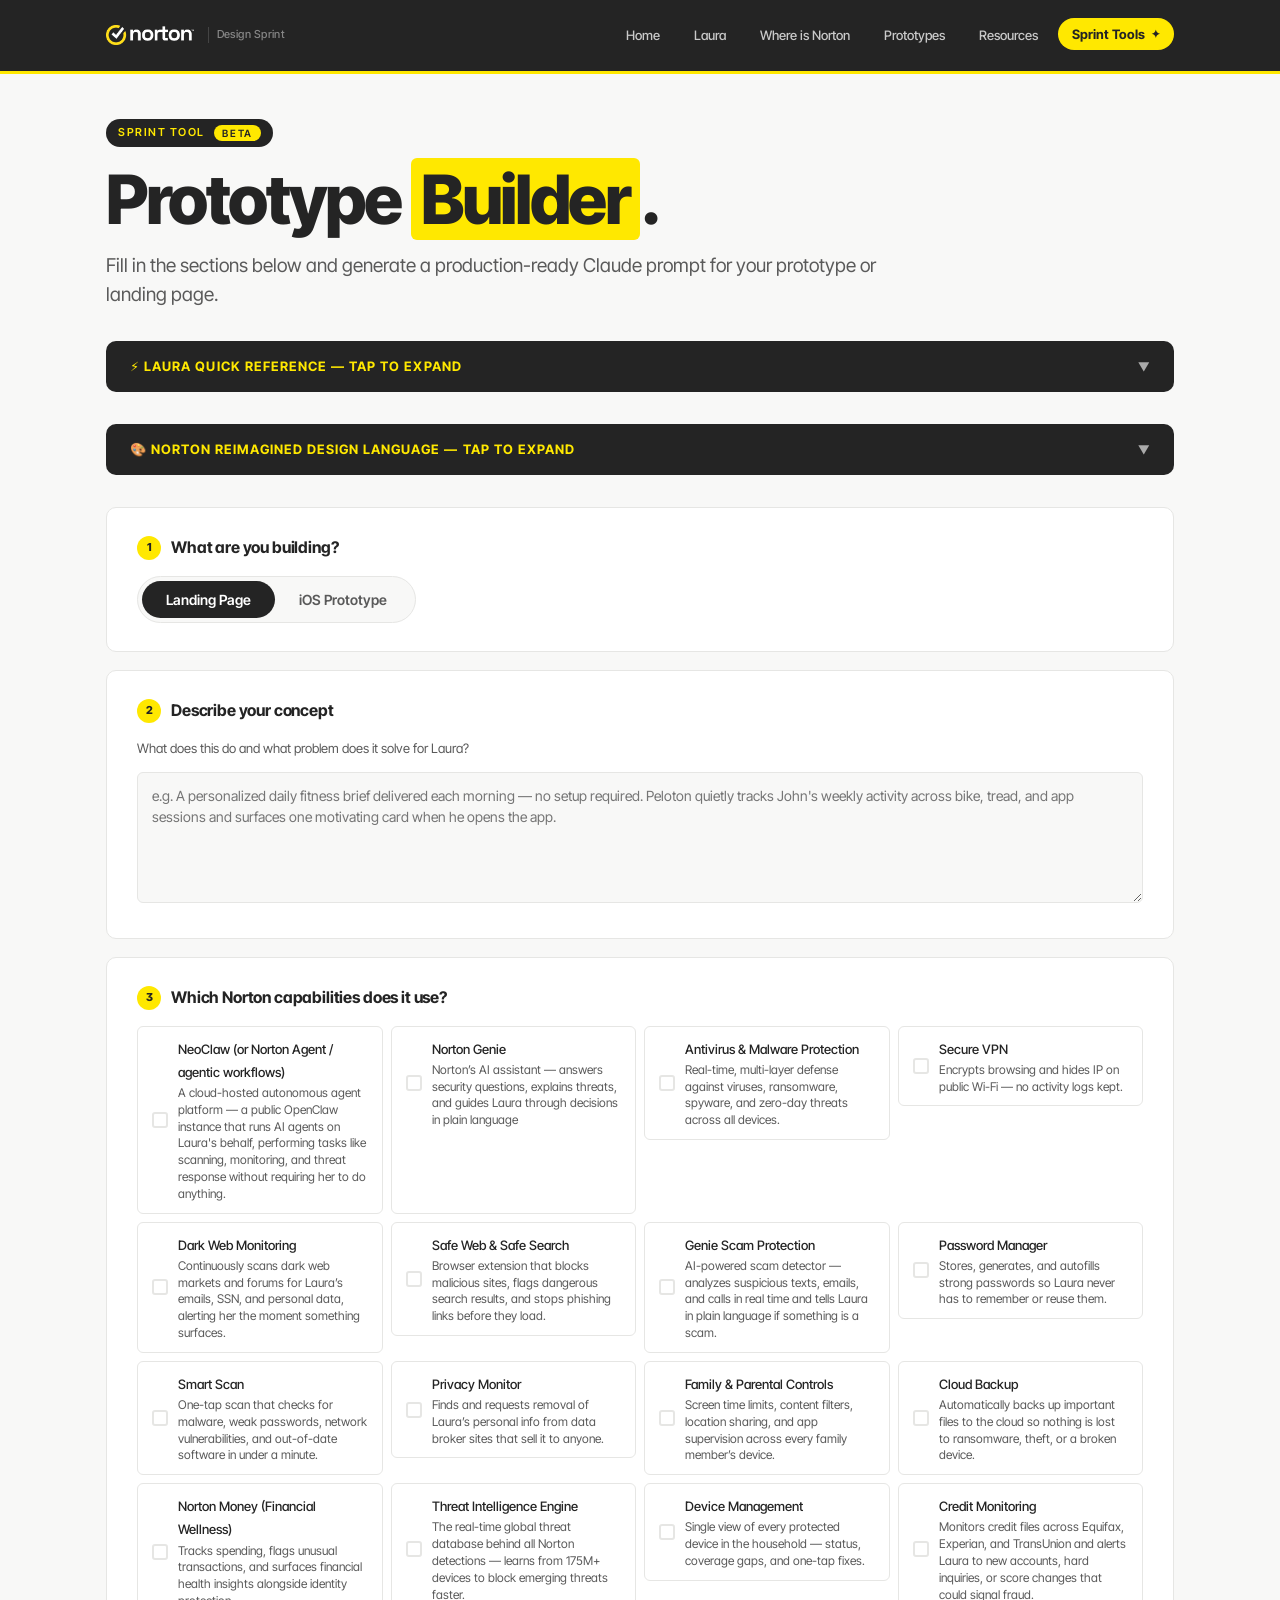
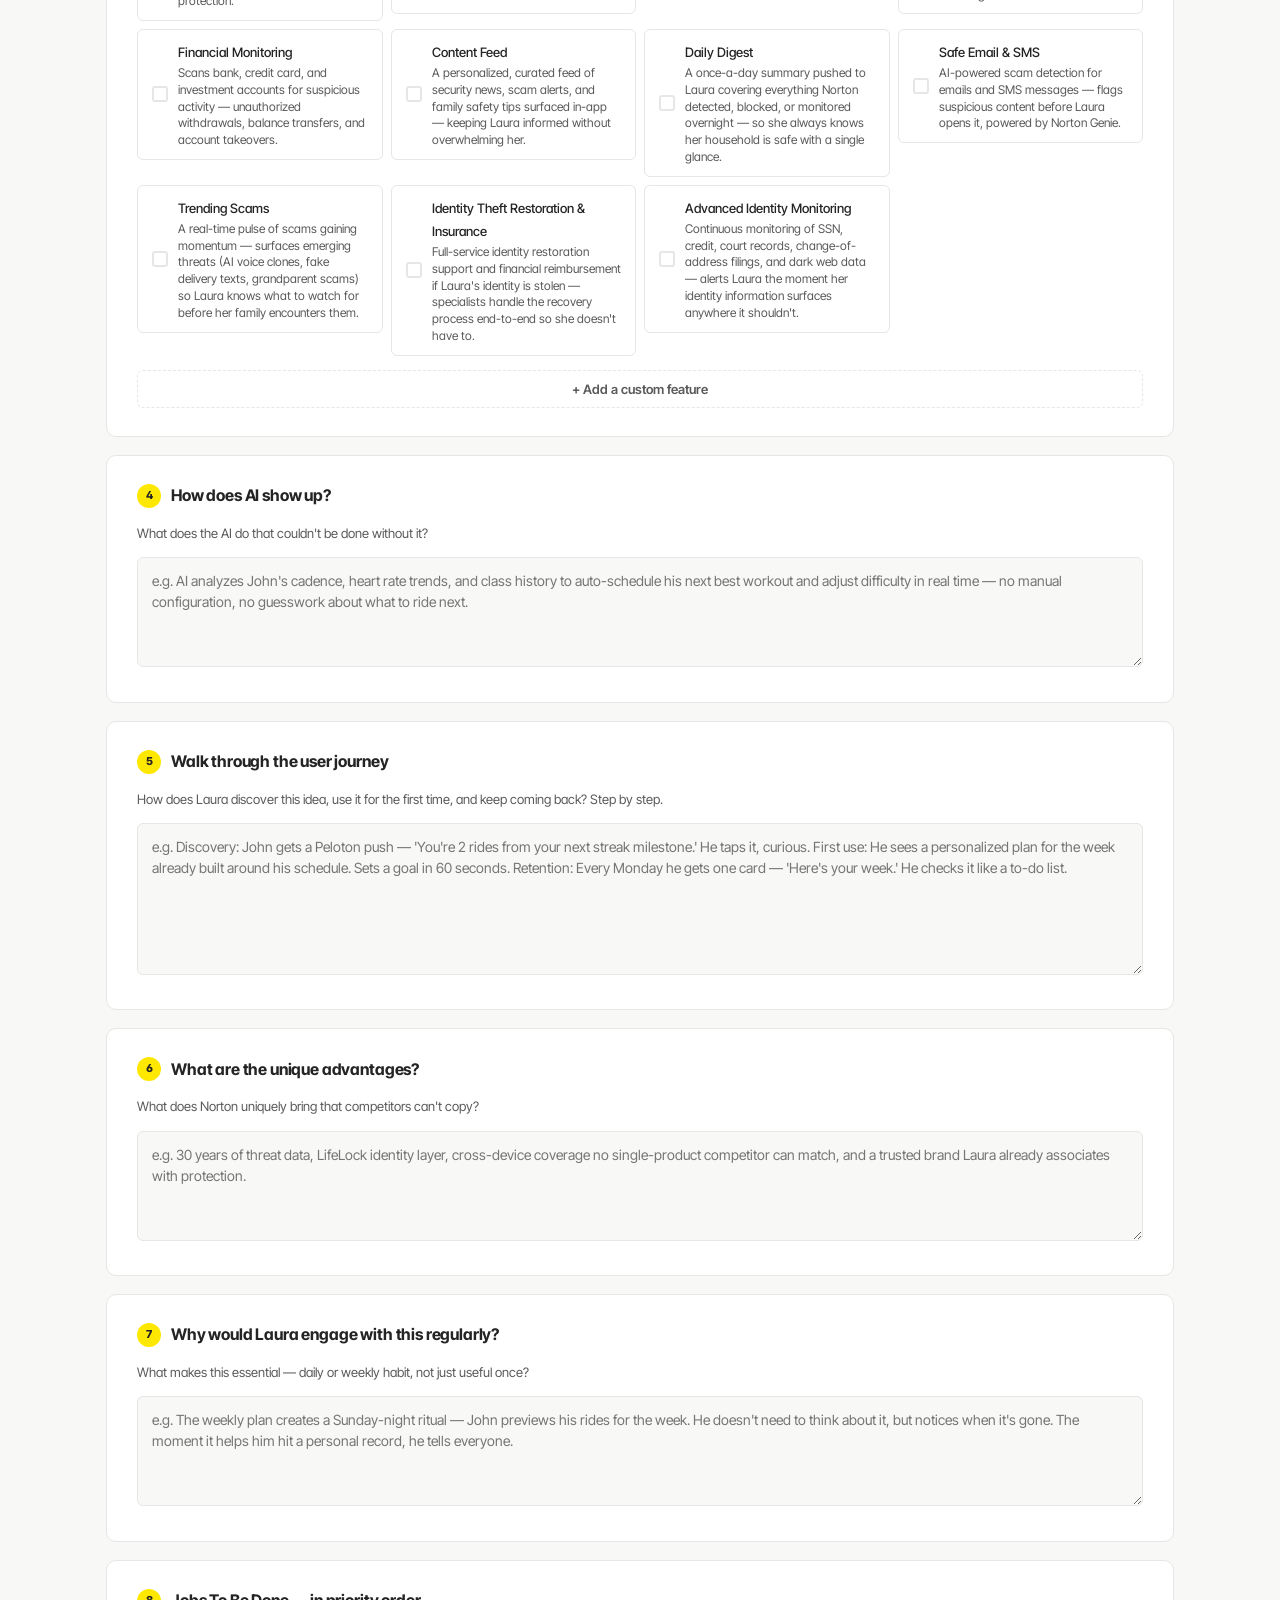
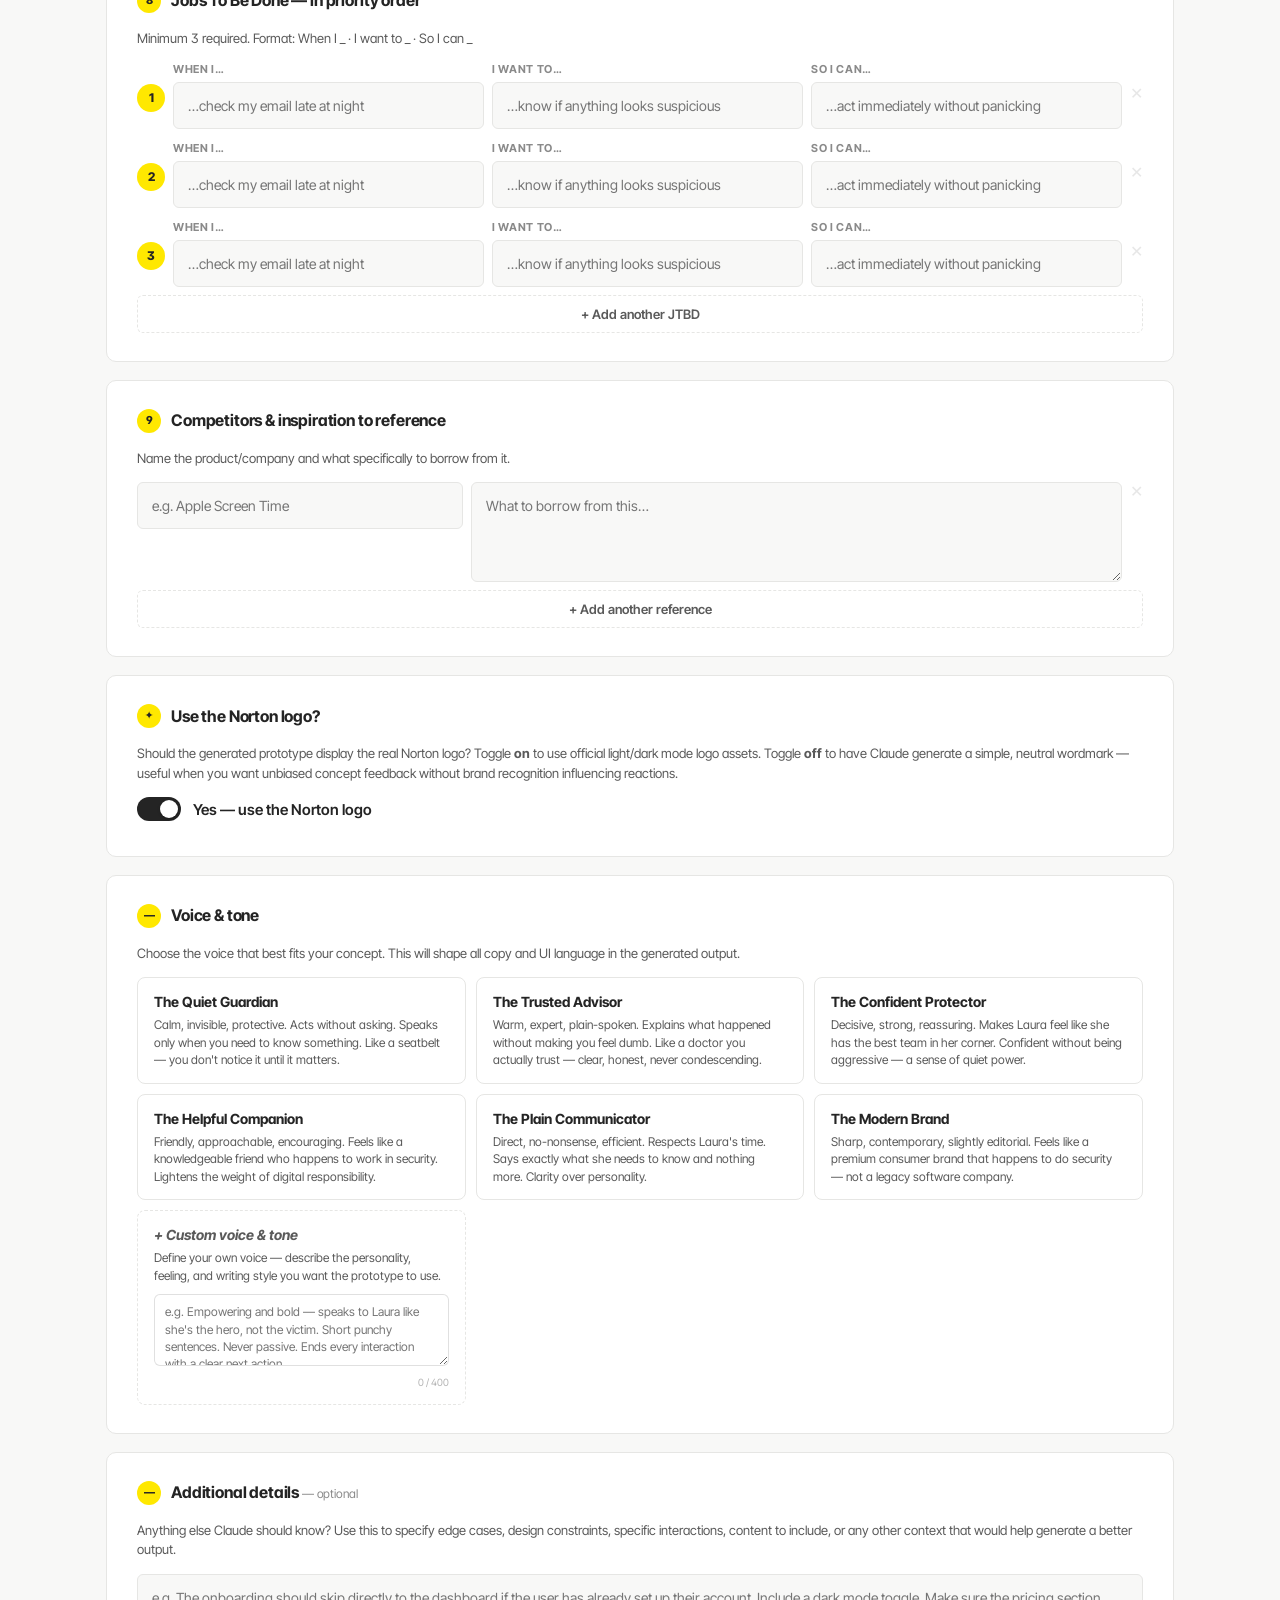
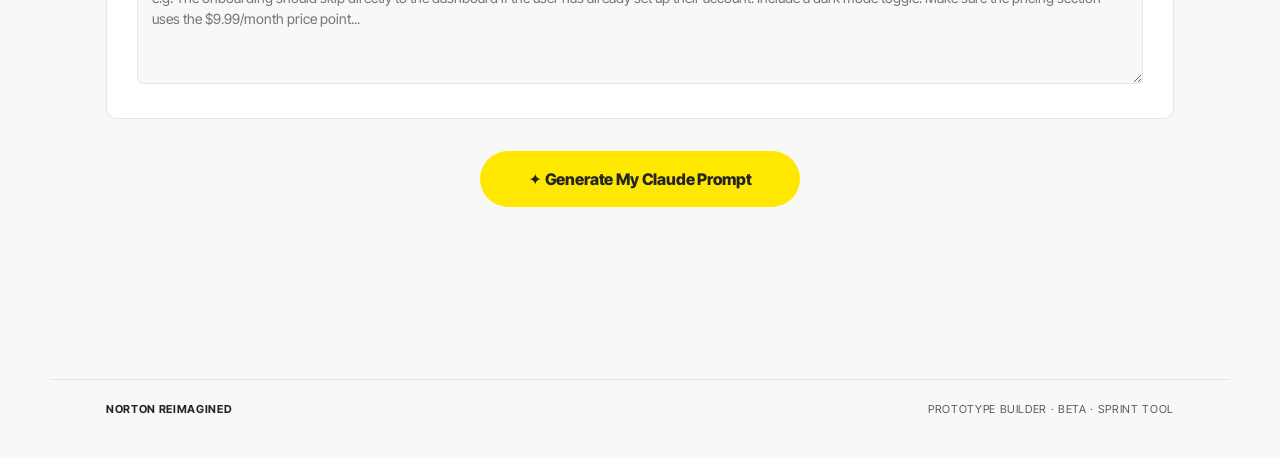
<file: concept-builder.html>
<!DOCTYPE html>
<html lang="en">
<head>
<meta charset="UTF-8">
<meta name="viewport" content="width=device-width, initial-scale=1.0">
<title>Prototype Builder — Norton Reimagined Sprint</title>
<link href="https://fonts.googleapis.com/css2?family=Inter+Tight:wght@400;500;600;700;800&display=swap" rel="stylesheet">
<link rel="stylesheet" href="styles.css">
<style>
/* ── Gate ───────────────────────────────────────────────────────────────── */
#gate {
  min-height: 100vh;
  display: flex;
  align-items: center;
  justify-content: center;
  padding: 40px 24px;
}
.gate-card {
  background: var(--card);
  border: 1px solid var(--line);
  border-radius: 12px;
  padding: 48px 44px;
  width: 100%;
  max-width: 420px;
  text-align: center;
}
.gate-card .eyebrow { margin-bottom: 18px; }
.gate-card h2 {
  font-size: 28px;
  font-weight: 800;
  letter-spacing: -.025em;
  margin-bottom: 8px;
}
.gate-card p {
  font-size: 14px;
  color: var(--ink-soft);
  margin-bottom: 28px;
  line-height: 1.5;
}
.gate-input-wrap { position: relative; margin-bottom: 10px; }
#gateInput {
  width: 100%;
  padding: 13px 16px;
  border: 1.5px solid var(--line);
  border-radius: 8px;
  font-size: 15px;
  font-family: inherit;
  outline: none;
  transition: border-color .15s;
  box-sizing: border-box;
  text-align: center;
  letter-spacing: .1em;
}
#gateInput:focus { border-color: var(--ink); }
#gateInput.error { border-color: #ff4444; }
#gateErr {
  font-size: 12px;
  color: #ff4444;
  min-height: 16px;
  margin-bottom: 14px;
}
@keyframes shake {
  0%,100% { transform: translateX(0); }
  20%,60%  { transform: translateX(-6px); }
  40%,80%  { transform: translateX(6px); }
}
.shake { animation: shake .35s ease; }
#gateBtn { width: 100%; }

/* ── Tool (hidden until authed) ─────────────────────────────────────────── */
#tool {
  display: none;
  opacity: 0;
  transition: opacity .4s ease;
}
#tool.visible { display: block; opacity: 1; }

/* ── Laura Quick Reference ──────────────────────────────────────────────── */
.laura-ref {
  background: var(--ink);
  color: #fff;
  border-radius: 10px;
  margin-bottom: 32px;
  overflow: hidden;
}
.laura-ref-header {
  display: flex;
  align-items: center;
  justify-content: space-between;
  padding: 16px 24px;
  cursor: pointer;
  user-select: none;
}
.laura-ref-header h4 {
  font-size: 13px;
  font-weight: 700;
  letter-spacing: .08em;
  text-transform: uppercase;
  color: var(--yellow);
  margin: 0;
}
.laura-ref-header .chevron {
  font-size: 12px;
  color: #aaa;
  transition: transform .2s;
}
.laura-ref-header.open .chevron { transform: rotate(180deg); }
.laura-ref-body {
  display: none;
  padding: 0 24px 20px;
  border-top: 1px solid rgba(255,255,255,.08);
}
.laura-ref-body.open { display: grid; grid-template-columns: 1fr 1fr; gap: 20px; padding-top: 20px; }
.lrf-col h5 {
  font-size: 11px;
  font-weight: 700;
  letter-spacing: .1em;
  text-transform: uppercase;
  color: var(--yellow);
  margin: 0 0 8px;
}
.lrf-col ul {
  list-style: none;
  padding: 0; margin: 0;
}
.lrf-col ul li {
  font-size: 13px;
  color: #d0d0d0;
  padding: 4px 0;
  border: none;
  line-height: 1.4;
}
.lrf-col ul li::before { display: none; }

/* ── Build type toggle ───────────────────────────────────────────────────── */
.build-toggle {
  display: inline-flex;
  background: var(--paper);
  border: 1.5px solid var(--line);
  border-radius: 999px;
  padding: 4px;
  gap: 0;
}
.build-toggle button {
  background: none;
  border: none;
  padding: 10px 24px;
  border-radius: 999px;
  font-family: inherit;
  font-size: 14px;
  font-weight: 600;
  cursor: pointer;
  color: var(--ink-soft);
  transition: all .15s;
}
.build-toggle button.active {
  background: var(--ink);
  color: #fff;
}

/* ── Section cards ───────────────────────────────────────────────────────── */
.cb-section {
  background: var(--card);
  border: 1px solid var(--line);
  border-radius: 10px;
  padding: 28px 30px;
  margin-bottom: 18px;
}
.cb-section .sec-label {
  display: flex;
  align-items: center;
  gap: 10px;
  margin-bottom: 16px;
}
.cb-section .sec-num {
  width: 24px; height: 24px;
  background: var(--yellow);
  border-radius: 50%;
  display: flex; align-items: center; justify-content: center;
  font-size: 11px; font-weight: 800;
  flex-shrink: 0;
}
.cb-section h3 {
  font-size: 16px;
  font-weight: 700;
  letter-spacing: -.01em;
  margin: 0;
}
.cb-section .sec-hint {
  font-size: 13px;
  color: var(--ink-soft);
  margin-bottom: 14px;
  line-height: 1.5;
}

/* ── Inputs ──────────────────────────────────────────────────────────────── */
.cb-textarea,
.cb-input {
  width: 100%;
  padding: 12px 14px;
  border: 1.5px solid var(--line);
  border-radius: 6px;
  font-size: 14px;
  font-family: inherit;
  color: var(--ink);
  background: var(--paper);
  outline: none;
  transition: border-color .15s;
  box-sizing: border-box;
  line-height: 1.5;
}
.cb-textarea { resize: vertical; min-height: 100px; }
.cb-textarea:focus, .cb-input:focus { border-color: var(--ink); background: #fff; }
.cb-textarea.req-err, .cb-input.req-err { border-color: #ff4444; }

/* ── Capability checkboxes ───────────────────────────────────────────────── */
.cap-grid {
  display: grid;
  grid-template-columns: repeat(auto-fill, minmax(220px, 1fr));
  gap: 8px;
  align-items: stretch;
}
.cap-item {
  display: flex;
  align-items: flex-start;
  gap: 10px;
  padding: 10px 14px;
  border: 1.5px solid var(--line);
  border-radius: 6px;
  cursor: pointer;
  transition: all .15s;
  user-select: none;
  align-self: stretch;
  min-height: 56px;
}
.cap-item:hover { border-color: var(--ink); }
.cap-item.checked { background: var(--ink); border-color: var(--ink); color: #fff; }
.cap-item input { display: none; }
.cap-check {
  width: 16px; height: 16px;
  border: 2px solid var(--line);
  border-radius: 3px;
  flex-shrink: 0;
  display: flex; align-items: center; justify-content: center;
  font-size: 10px;
  transition: all .15s;
}
/* Hide checkmark by default — show only when selected */
.cap-check { color: transparent; }
.cap-item.checked .cap-check { background: var(--yellow); border-color: var(--yellow); color: var(--ink); }
/* featured-cap .cap-check — same as regular caps */
/* When featured cap is selected (background set to var(--ink) via JS) */
.featured-cap[style*="background:var(--ink)"] .cap-check,
.featured-cap[style*="background: var(--ink)"] .cap-check {
  background: var(--yellow); border-color: var(--yellow); color: var(--ink);
}
/* Description text inside featured caps should be softer on dark bg once selected */
.featured-cap[style*="background:var(--ink)"] div[style*="color:var(--ink-soft)"],
.featured-cap[style*="background: var(--ink)"] div[style*="color:var(--ink-soft)"] {
  color: rgba(255,255,255,.6) !important;
}

/* Keep text visible on dark selected state */
.regular-cap .cap-label { color: var(--ink); transition: color .15s; }
.regular-cap[style*="background:var(--ink)"] .cap-label,
.regular-cap[style*="background: var(--ink)"] .cap-label { color: #fff; }
.cap-label { font-size: 13px; font-weight: 500; }

/* ── Custom capability ───────────────────────────────────────────────────── */
.custom-cap-form {
  display: none;
  grid-column: 1 / -1;
  background: var(--paper);
  border: 1.5px dashed var(--line);
  border-radius: 8px;
  padding: 16px;
  gap: 10px;
  flex-direction: column;
  margin-top: 4px;
}
.custom-cap-form.open { display: flex; }
.custom-cap-form-row { display: grid; grid-template-columns: 1fr 2fr auto; gap: 10px; align-items: end; }
.custom-cap-form label { font-size: 11px; font-weight: 700; letter-spacing: .06em; text-transform: uppercase; color: var(--ink-softer); display: block; margin-bottom: 4px; }
.custom-cap-actions { display: flex; gap: 8px; }
.btn-add-custom-cap {
  background: var(--ink); color: #fff;
  border: none; border-radius: 6px;
  padding: 10px 18px; font-family: inherit;
  font-size: 12px; font-weight: 700; letter-spacing: .04em; text-transform: uppercase;
  cursor: pointer; transition: background .15s; white-space: nowrap;
}
.btn-add-custom-cap:hover { background: #1a1a1a; }
.btn-cancel-custom { background: none; border: 1.5px solid var(--line); border-radius: 6px; padding: 9px 14px; font-family: inherit; font-size: 12px; font-weight: 600; color: var(--ink-soft); cursor: pointer; }
.custom-cap-list { display: flex; flex-direction: column; gap: 8px; grid-column: 1 / -1; }
.custom-cap-item {
  display: flex; align-items: flex-start; gap: 10px;
  background: var(--ink); color: #fff;
  border-radius: 8px; padding: 12px 14px;
  flex-direction: column;
}
.custom-cap-item-top { display: flex; align-items: center; gap: 10px; width: 100%; }
.custom-cap-item .cap-check { background: var(--yellow); border-color: var(--yellow); color: var(--ink); flex-shrink: 0; }
.custom-cap-item-name { font-size: 14px; font-weight: 700; flex: 1; }
.custom-cap-item-desc { font-size: 12px; color: rgba(255,255,255,.65); line-height: 1.4; }
.custom-cap-item-role { padding-top: 10px; border-top: 1px solid rgba(255,255,255,.12); width: 100%; }
.custom-cap-item-role .role-label { font-size: 10px; font-weight: 700; letter-spacing: .08em; text-transform: uppercase; color: var(--yellow); margin-bottom: 6px; }
.custom-cap-item-role .role-pills { display: flex; gap: 6px; flex-wrap: wrap; }
.custom-cap-item-role .role-pill {
  padding: 5px 11px; border: 1.5px solid rgba(255,255,255,.2); border-radius: 999px;
  font-family: inherit; font-size: 11px; font-weight: 600; color: #fff;
  background: none; cursor: pointer; transition: all .15s;
}
.custom-cap-item-role .role-pill.active { background: var(--yellow); border-color: var(--yellow); color: var(--ink); }
.custom-cap-remove { background: none; border: none; color: rgba(255,255,255,.4); font-size: 14px; cursor: pointer; margin-left: auto; flex-shrink: 0; padding: 0; transition: color .15s; }
.custom-cap-remove:hover { color: #ff6b6b; }

/* ── JTBD rows ───────────────────────────────────────────────────────────── */
.jtbd-rows { display: flex; flex-direction: column; gap: 12px; }
.jtbd-row {
  display: grid;
  grid-template-columns: 28px 1fr 1fr 1fr auto;
  gap: 8px;
  align-items: start;
}
.jtbd-priority-num {
  width: 28px; height: 28px;
  background: var(--yellow);
  border-radius: 50%;
  display: flex; align-items: center; justify-content: center;
  font-size: 12px; font-weight: 800;
  flex-shrink: 0;
  margin-top: 22px;
}
.jtbd-field { display: flex; flex-direction: column; gap: 4px; }
.jtbd-field label { font-size: 11px; font-weight: 700; letter-spacing: .06em; text-transform: uppercase; color: var(--ink-softer); }
.jtbd-remove {
  background: none; border: none; cursor: pointer;
  color: var(--ink-softer); font-size: 16px; padding: 0;
  margin-top: 22px;
  transition: color .15s;
}
.jtbd-remove:hover { color: #ff4444; }
.jtbd-remove:disabled { opacity: .2; cursor: not-allowed; }
.btn-add-row {
  background: none;
  border: 1.5px dashed var(--line);
  border-radius: 6px;
  width: 100%;
  padding: 10px;
  font-family: inherit;
  font-size: 13px;
  font-weight: 600;
  color: var(--ink-soft);
  cursor: pointer;
  margin-top: 8px;
  transition: all .15s;
}
.btn-add-row:hover { border-color: var(--ink); color: var(--ink); }

/* ── Competitor rows ─────────────────────────────────────────────────────── */
.comp-rows { display: flex; flex-direction: column; gap: 12px; }
.comp-row {
  display: grid;
  grid-template-columns: 1fr 2fr auto;
  gap: 8px;
  align-items: start;
}
.comp-remove { margin-top: 0; }

/* ── Screen toggle ───────────────────────────────────────────────────────── */
.screen-toggle {
  display: flex;
  flex-wrap: wrap;
  gap: 8px;
}
.screen-toggle button {
  background: var(--paper);
  border: 1.5px solid var(--line);
  border-radius: 999px;
  padding: 8px 18px;
  font-family: inherit;
  font-size: 13px;
  font-weight: 600;
  cursor: pointer;
  color: var(--ink-soft);
  transition: all .15s;
}
.screen-toggle button.active {
  background: var(--ink);
  border-color: var(--ink);
  color: #fff;
}

/* ── IA / nav tab builder ───────────────────────────────────────────────────── */
.ia-tabs { display: flex; flex-direction: column; gap: 12px; }
.ia-tab-row {
  display: grid;
  grid-template-columns: auto 1fr 2fr auto;
  gap: 10px;
  align-items: start;
  background: var(--paper);
  border: 1.5px solid var(--line);
  border-radius: 8px;
  padding: 14px 16px;
  transition: border-color .15s;
}
.ia-tab-row.is-home { border-color: var(--ink); background: var(--ink); color: #fff; }
.ia-tab-row.is-home .cb-input,
.ia-tab-row.is-home .cb-textarea { background: rgba(255,255,255,.08); border-color: rgba(255,255,255,.2); color: #fff; }
.ia-tab-row.is-home .cb-input::placeholder,
.ia-tab-row.is-home .cb-textarea::placeholder { color: rgba(255,255,255,.4); }
.ia-tab-row.is-home .ia-home-badge { background: var(--yellow); color: var(--ink); }
.ia-home-toggle {
  display: flex;
  flex-direction: column;
  align-items: center;
  gap: 4px;
  padding-top: 2px;
  cursor: pointer;
}
.ia-home-badge {
  font-size: 10px;
  font-weight: 800;
  letter-spacing: .06em;
  text-transform: uppercase;
  padding: 3px 8px;
  border-radius: 999px;
  background: var(--line);
  color: var(--ink-soft);
  white-space: nowrap;
  transition: all .15s;
}
.ia-home-icon {
  font-size: 18px;
  line-height: 1;
}
.ia-field { display: flex; flex-direction: column; gap: 4px; }
.ia-field label { font-size: 11px; font-weight: 700; letter-spacing: .06em; text-transform: uppercase; color: var(--ink-softer); }
.ia-tab-row.is-home .ia-field label { color: rgba(255,255,255,.5); }
.ia-char-count { font-size: 10px; color: var(--ink-softer); text-align: right; margin-top: 2px; }
.ia-tab-row.is-home .ia-char-count { color: rgba(255,255,255,.4); }

/* ── Tone grid ───────────────────────────────────────────────────────────── */
.tone-grid {
  display: grid;
  grid-template-columns: repeat(auto-fill, minmax(260px, 1fr));
  gap: 10px;
}
.tone-item {
  border: 1.5px solid var(--line);
  border-radius: 8px;
  padding: 14px 16px;
  cursor: pointer;
  transition: all .15s;
  user-select: none;
}
.tone-item:hover { border-color: var(--ink); }
.tone-item.selected { background: var(--ink); border-color: var(--ink); color: #fff; }
.tone-item .tone-name {
  font-size: 14px;
  font-weight: 700;
  margin-bottom: 4px;
  transition: color .15s;
}
.tone-item .tone-desc {
  font-size: 12px;
  color: var(--ink-soft);
  line-height: 1.45;
  transition: color .15s;
}
.tone-item.selected .tone-desc { color: rgba(255,255,255,.65); }
.tone-item .tone-check {
  display: none;
  float: right;
  margin-top: -2px;
  font-size: 14px;
  color: var(--yellow);
}
.tone-item.selected .tone-check { display: inline; }
.tone-item.custom-tone { border-style: dashed; }
.tone-item.custom-tone .tone-name { color: var(--ink-soft); }
.tone-item.custom-tone.has-content .tone-name { color: var(--ink); font-style: normal; }
.tone-item.custom-tone.selected .tone-name { color: #fff; }
.tone-custom-textarea {
  width: 100%;
  margin-top: 10px;
  background: rgba(255,255,255,.06);
  border: 1.5px solid rgba(0,0,0,.12);
  border-radius: 6px;
  padding: 8px 10px;
  font-size: 12px;
  font-family: inherit;
  color: var(--ink);
  resize: vertical;
  min-height: 72px;
  outline: none;
  box-sizing: border-box;
  line-height: 1.45;
  transition: border-color .15s;
}
.tone-custom-textarea:focus { border-color: var(--ink); }
.tone-item.selected .tone-custom-textarea {
  background: rgba(255,255,255,.1);
  border-color: rgba(255,255,255,.25);
  color: #fff;
}
.tone-item.selected .tone-custom-textarea::placeholder { color: rgba(255,255,255,.4); }

/* ── Generate button ─────────────────────────────────────────────────────── */
.generate-wrap {
  text-align: center;
  margin: 32px 0 24px;
}
.btn-generate {
  background: var(--yellow);
  color: var(--ink);
  border: none;
  border-radius: 999px;
  padding: 18px 48px;
  font-family: inherit;
  font-size: 16px;
  font-weight: 800;
  letter-spacing: -.01em;
  cursor: pointer;
  transition: transform .15s, box-shadow .15s;
}
.btn-generate:hover { transform: translateY(-2px); box-shadow: 0 8px 24px rgba(255,232,0,.4); }
.btn-generate:disabled { opacity: .5; cursor: not-allowed; transform: none; box-shadow: none; }
.gen-err {
  font-size: 13px;
  color: #ff4444;
  margin-top: 10px;
  min-height: 18px;
}

/* ── Output card ─────────────────────────────────────────────────────────── */
.output-card {
  background: var(--ink);
  color: #fff;
  border-radius: 12px;
  padding: 32px;
  margin-bottom: 40px;
  display: none;
}
.output-card.visible { display: block; }
.output-card .oc-header {
  display: flex;
  align-items: center;
  justify-content: space-between;
  margin-bottom: 16px;
  flex-wrap: wrap;
  gap: 10px;
}
.output-card h3 {
  font-size: 16px;
  font-weight: 700;
  color: var(--yellow);
  margin: 0;
}
.btn-copy {
  background: var(--yellow);
  color: var(--ink);
  border: none;
  border-radius: 999px;
  padding: 8px 20px;
  font-family: inherit;
  font-size: 12px;
  font-weight: 700;
  letter-spacing: .04em;
  text-transform: uppercase;
  cursor: pointer;
  transition: background .15s;
}
.btn-copy:hover { background: #e6d000; }
.btn-copy.copied { background: #0a7a3d; color: #fff; }
#outputText {
  width: 100%;
  background: rgba(255,255,255,.06);
  border: 1px solid rgba(255,255,255,.12);
  border-radius: 6px;
  color: #e8e8e6;
  font-family: 'SF Mono', 'Fira Code', monospace;
  font-size: 12px;
  line-height: 1.6;
  padding: 16px;
  resize: vertical;
  min-height: 320px;
  outline: none;
  box-sizing: border-box;
}

/* ── Responsive ──────────────────────────────────────────────────────────── */
@media (max-width: 860px) {
  .gate-card { padding: 36px 24px; }
  .cb-section { padding: 22px 18px; }
  .jtbd-row { grid-template-columns: 28px 1fr; }
  .jtbd-row .jtbd-field:nth-child(3),
  .jtbd-row .jtbd-field:nth-child(4) { grid-column: 2; }
  .jtbd-row .jtbd-remove { grid-column: 2; margin-top: 0; }
  .jtbd-remove { margin-top: 0; }
  .comp-row { grid-template-columns: 1fr auto; }
  .comp-row .comp-borrow { grid-column: 1; }
  .laura-ref-body.open { grid-template-columns: 1fr; }
  .cap-grid { grid-template-columns: 1fr 1fr; }
}
@media (max-width: 480px) {
  .cap-grid { grid-template-columns: 1fr; }
  .build-toggle button { padding: 9px 16px; font-size: 13px; }
}
/* ── Norton logo toggle switch ──────────────────────────────────────────── */
.logo-switch {
  display: inline-flex;
  align-items: center;
  gap: 12px;
  cursor: pointer;
  user-select: none;
  -webkit-user-select: none;
}
.switch-track {
  width: 44px;
  height: 24px;
  background: var(--line);
  border-radius: 999px;
  position: relative;
  transition: background .2s;
  flex-shrink: 0;
}
.switch-track.on { background: var(--ink); }
.switch-knob {
  position: absolute;
  top: 3px;
  left: 3px;
  width: 18px;
  height: 18px;
  background: #fff;
  border-radius: 50%;
  transition: left .2s;
  box-shadow: 0 1px 3px rgba(0,0,0,.25);
}
.switch-track.on .switch-knob { left: 23px; }
</style>
  <link rel="icon" type="image/svg+xml" href="assets/norton-checkmark.svg">
  <link rel="icon" type="image/png" sizes="32x32" href="assets/icon-32.png">
  <link rel="icon" type="image/png" sizes="16x16" href="assets/icon-16.png">
  <link rel="apple-touch-icon" sizes="180x180" href="assets/icon-180.png">
  <link rel="apple-touch-icon" sizes="152x152" href="assets/icon-152.png">
  <link rel="apple-touch-icon" sizes="144x144" href="assets/icon-144.png">
  <link rel="apple-touch-icon" sizes="120x120" href="assets/icon-120.png">
  <link rel="manifest" href="assets/site.webmanifest">
</head>
<body>

<nav class="nav">
  <div class="nav-inner">
    <a href="index.html" class="nav-brand">
      <img src="assets/norton-logo.png" alt="Norton" class="nav-logo">
      <span class="nav-sprint-label">Design Sprint</span>
    </a>
    <button class="nav-toggle" id="nav-toggle" aria-label="Toggle navigation" aria-expanded="false">
      <span></span><span></span><span></span>
    </button>
    <ul class="nav-links" id="nav-links">
      <li><a href="index.html">Home</a></li>
      <li><a href="laura.html">Laura</a></li>
      <li><a href="where-is-norton.html">Where is Norton</a></li>
      <li><a href="prototypes.html">Prototypes</a></li>
      <li><a href="resources.html">Resources</a></li>
      <li class="nav-dropdown">
        <button class="nav-dropdown-btn" id="sprintToolsBtn" aria-expanded="false" aria-haspopup="true">
          Sprint Tools <span class="nav-beta-pill">✦</span>
        </button>
        <ul class="nav-dropdown-menu" id="sprintToolsMenu" role="menu">
            <li><a href="competitive-analysis.html" role="menuitem">Competitive Analysis</a></li>
            <li><a href="how-might-we.html" role="menuitem">How Might We</a></li>
            <li><a href="idea-workshop.html" role="menuitem">Ideation Wizard</a></li>
            <li><a href="idea-grouping.html" role="menuitem">Idea Grouping</a></li>
            <li><a href="concept-builder.html" role="menuitem" class="active">Prototype Builder</a></li>
            <li><a href="pricing-strategy.html" role="menuitem">Pricing Strategy</a></li>
            <li><a href="dependency-assessment.html" role="menuitem">Dependency Assessment</a></li>
            <li><a href="concept-card.html" role="menuitem">Concept 1-Pager</a></li>
          </ul>
      </li>
    </ul>
  </div>
</nav>

<!-- ═══════════════════ TOOL ═══════════════════ -->
<div id="tool" class="visible">
<div class="page">

  <span class="eyebrow">Sprint Tool <span style="background:var(--yellow);color:var(--ink);padding:2px 8px;border-radius:999px;font-size:10px;margin-left:6px;vertical-align:middle;">BETA</span></span>
  <h1 class="page-title">Prototype <span class="mark">Builder</span>.</h1>
  <p class="lede">Fill in the sections below and generate a production-ready Claude prompt for your prototype or landing page.</p>

  <!-- Laura Quick Reference -->
  <div class="laura-ref" style="margin-top:32px;">
    <div class="laura-ref-header" onclick="toggleLauraRef(this)">
      <h4>⚡ Laura Quick Reference — tap to expand</h4>
      <span class="chevron">▼</span>
    </div>
    <div class="laura-ref-body" id="lauraRefBody">
      <div class="lrf-col">
        <h5>Who she is</h5>
        <ul>
          <li>35–55, working parent, full household</li>
          <li>5–10 devices across family</li>
          <li>Mass-market premium income</li>
          <li>Tech-comfortable, not curious</li>
          <li>"Unknowledgeable" majority mindset</li>
          <li>Sees cyber safety as basic life admin</li>
          <li>Burnt out being the household IT person</li>
        </ul>
      </div>
      <div class="lrf-col">
        <h5>What she wants</h5>
        <ul>
          <li>Protect household with minimum admin</li>
          <li>Block threats before anyone clicks</li>
          <li>Simple, trustworthy parental controls</li>
          <li>Plain-language guidance when something's wrong</li>
          <li>A product that replaces her as family IT</li>
        </ul>
        <h5 style="margin-top:14px;">What fails with her</h5>
        <ul>
          <li>Dashboards full of toggles</li>
          <li>Jargon (IOCs, endpoints, DNS)</li>
          <li>Gamification / streaks</li>
          <li>Dark-pattern upsells</li>
          <li>Asking her to understand the threat</li>
        </ul>
      </div>
    </div>
  </div>

  <!-- Design Language Quick Reference -->
  <div class="laura-ref" style="margin-top:16px;">
    <div class="laura-ref-header" onclick="toggleLauraRef(this)">
      <h4>🎨 Norton Reimagined Design Language — tap to expand</h4>
      <span class="chevron">▼</span>
    </div>
    <div class="laura-ref-body" id="designRefBody">
      <div class="lrf-col">
        <h5>Typography</h5>
        <ul>
          <li><strong>Inter Tight</strong> — only typeface</li>
          <li>Weights: 400 · 500 · 600 · 700 · 800</li>
          <li>Hero headlines: 800 weight, tight tracking (−0.035em)</li>
          <li>Body: 400–500, 1.45–1.5 line height</li>
          <li>Labels: 700, 0.10–0.14em letter-spacing, UPPERCASE</li>
          <li>-webkit-font-smoothing: antialiased always</li>
        </ul>
        <h5 style="margin-top:14px;">Color Palette</h5>
        <ul>
          <li><strong>#242424</strong> — ink (primary text, dark surfaces)</li>
          <li><strong>#FFE800</strong> — yellow (accent, CTA, highlights)</li>
          <li><strong>#F8F8F7</strong> — paper (page background)</li>
          <li><strong>#FFFFFF</strong> — card (elevated surfaces)</li>
          <li><strong>#E6E6E4</strong> — line (borders, dividers)</li>
          <li><strong>#5a5a5a</strong> — ink-soft (secondary text)</li>
          <li><strong>#8a8a8a</strong> — ink-softer (tertiary, labels)</li>
        </ul>
        <h5 style="margin-top:14px;">Spacing & Layout</h5>
        <ul>
          <li>Page max-width: 1180px, centered</li>
          <li>Page padding: 56px (desktop) · 24px (mobile)</li>
          <li>Section gap: 18–28px between cards</li>
          <li>Card padding: 26–28px</li>
          <li>Grid: 12-column, 18px gap</li>
        </ul>
      </div>
      <div class="lrf-col">
        <h5>Border Radius</h5>
        <ul>
          <li><strong>999px</strong> — pill buttons, tags, badges, nav items</li>
          <li><strong>8px</strong> — cards, inputs, standard containers</li>
          <li><strong>36px</strong> — iOS device frame</li>
          <li><strong>6px</strong> — small UI elements, code blocks</li>
        </ul>
        <h5 style="margin-top:14px;">Component Patterns</h5>
        <ul>
          <li>Nav: dark (#242424) background, yellow bottom border, sticky/fixed</li>
          <li>Active nav item: yellow pill background, ink text</li>
          <li>Primary CTA: yellow pill, ink text, 700–800 weight</li>
          <li>Eyebrow labels: ink bg, yellow text, pill, 11px 600 uppercase</li>
          <li>Yellow highlight: <code style="font-size:11px;background:rgba(255,255,255,.1);padding:1px 4px;border-radius:3px;">background: #FFE800; padding: 0 10px; border-radius: 6px;</code></li>
          <li>Cards: white bg, 1px #E6E6E4 border, 8px radius</li>
          <li>Section breaks: 40px h2, 800 weight, −0.025em tracking</li>
        </ul>
        <h5 style="margin-top:14px;">iOS Prototype Specifics</h5>
        <ul>
          <li>Canvas: 390×844pt @3x (iPhone 14/15 Pro)</li>
          <li>Tab bar: pill-style, ink background, yellow active indicator</li>
          <li>Safe area: 44pt top, 34pt bottom</li>
          <li>Touch targets: minimum 44×44pt</li>
          <li>Status first: "You're protected" before any action</li>
          <li><strong>Light/dark mode toggle required</strong> — all text, icons, and the logo must remain fully readable in both modes. Toggle must be accessible from the main screen.</li>
        </ul>
      </div>
    </div>
  </div>

  <!-- 1. Build Type -->
  <div class="cb-section">
    <div class="sec-label">
      <span class="sec-num">1</span>
      <h3>What are you building?</h3>
    </div>
    <div class="build-toggle">
      <button id="btnLP" class="active" onclick="setBuildType('landing')">Landing Page</button>
      <button id="btnIOS" onclick="setBuildType('ios')">iOS Prototype</button>
    </div>
  </div>

  <!-- 2. Concept -->
  <div class="cb-section">
    <div class="sec-label">
      <span class="sec-num">2</span>
      <h3>Describe your concept</h3>
    </div>
    <p class="sec-hint">What does this do and what problem does it solve for Laura?</p>
    <textarea class="cb-textarea" id="concept" rows="5" placeholder="e.g. A personalized daily fitness brief delivered each morning — no setup required. Peloton quietly tracks John's weekly activity across bike, tread, and app sessions and surfaces one motivating card when he opens the app."></textarea>
  </div>

  <!-- 3. Capabilities -->
  <div class="cb-section">
    <div class="sec-label">
      <span class="sec-num">3</span>
      <h3>Which Norton capabilities does it use?</h3>
    </div>
    <div class="cap-grid" id="capGrid"></div>

    <!-- Custom capabilities added by user -->
    <div class="custom-cap-list" id="customCapList" style="margin-top:12px;display:none;"></div>

    <div class="custom-cap-form" id="customCapForm">
      <div class="custom-cap-form-row">
        <div>
          <label>Feature / Capability name</label>
          <input class="cb-input" id="customCapName" placeholder="e.g. Norton Family Wallet" maxlength="80">
        </div>
        <div>
          <label>One-sentence description</label>
          <input class="cb-input" id="customCapDesc" placeholder="What does it do for Laura?" maxlength="200">
        </div>
        <div class="custom-cap-actions">
          <button class="btn-add-custom-cap" onclick="addCustomCap()">Add</button>
          <button class="btn-cancel-custom" onclick="toggleCustomCapForm(false)">Cancel</button>
        </div>
      </div>
    </div>

    <button class="btn-add-row" style="margin-top:14px;" onclick="toggleCustomCapForm(true)">+ Add a custom feature</button>
  </div>

  <!-- 4. AI hook -->
  <div class="cb-section">
    <div class="sec-label">
      <span class="sec-num">4</span>
      <h3>How does AI show up?</h3>
    </div>
    <p class="sec-hint">What does the AI do that couldn't be done without it?</p>
    <textarea class="cb-textarea" id="aiHook" rows="4" placeholder="e.g. AI analyzes John's cadence, heart rate trends, and class history to auto-schedule his next best workout and adjust difficulty in real time — no manual configuration, no guesswork about what to ride next."></textarea>
  </div>

  <!-- 5. User journey -->
  <div class="cb-section">
    <div class="sec-label">
      <span class="sec-num">5</span>
      <h3>Walk through the user journey</h3>
    </div>
    <p class="sec-hint">How does Laura discover this idea, use it for the first time, and keep coming back? Step by step.</p>
    <textarea class="cb-textarea" id="journey" rows="6" placeholder="e.g. Discovery: John gets a Peloton push — 'You're 2 rides from your next streak milestone.' He taps it, curious. First use: He sees a personalized plan for the week already built around his schedule. Sets a goal in 60 seconds. Retention: Every Monday he gets one card — 'Here's your week.' He checks it like a to-do list."></textarea>
  </div>

  <!-- 6. Differentiators -->
  <div class="cb-section">
    <div class="sec-label">
      <span class="sec-num">6</span>
      <h3>What are the unique advantages?</h3>
    </div>
    <p class="sec-hint">What does Norton uniquely bring that competitors can't copy?</p>
    <textarea class="cb-textarea" id="differentiators" rows="4" placeholder="e.g. 30 years of threat data, LifeLock identity layer, cross-device coverage no single-product competitor can match, and a trusted brand Laura already associates with protection."></textarea>
  </div>

  <!-- 7. Engagement -->
  <div class="cb-section">
    <div class="sec-label">
      <span class="sec-num">7</span>
      <h3>Why would Laura engage with this regularly?</h3>
    </div>
    <p class="sec-hint">What makes this essential — daily or weekly habit, not just useful once?</p>
    <textarea class="cb-textarea" id="engagement" rows="4" placeholder="e.g. The weekly plan creates a Sunday-night ritual — John previews his rides for the week. He doesn't need to think about it, but notices when it's gone. The moment it helps him hit a personal record, he tells everyone."></textarea>
  </div>

  <!-- 8. JTBDs -->
  <div class="cb-section">
    <div class="sec-label">
      <span class="sec-num">8</span>
      <h3>Jobs To Be Done — in priority order</h3>
    </div>
    <p class="sec-hint">Minimum 3 required. Format: When I _ · I want to _ · So I can _</p>
    <div class="jtbd-rows" id="jtbdRows"></div>
    <button class="btn-add-row" onclick="addJtbd()">+ Add another JTBD</button>
  </div>

  <!-- 9. Competitors -->
  <div class="cb-section">
    <div class="sec-label">
      <span class="sec-num">9</span>
      <h3>Competitors &amp; inspiration to reference</h3>
    </div>
    <p class="sec-hint">Name the product/company and what specifically to borrow from it.</p>
    <div class="comp-rows" id="compRows"></div>
    <button class="btn-add-row" onclick="addComp()">+ Add another reference</button>
  </div>

  <!-- 10. Screen (iOS only) -->
  <div class="cb-section ios-only" id="screenSection" style="display:none;">
    <div class="sec-label">
      <span class="sec-num">10</span>
      <h3>Which screen or flow?</h3>
    </div>
    <div class="screen-toggle" id="screenToggle">
      <button class="active" onclick="setScreen(this,'Dashboard / Home')">Dashboard / Home</button>
      <button onclick="setScreen(this,'Onboarding')">Onboarding</button>
      <button onclick="setScreen(this,'Alert / Event')">Alert / Event</button>

      <button onclick="setScreen(this,'Full App Flow')">Full App Flow</button>
    </div>
  </div>

  <!-- 11. Information Architecture (iOS only) -->
  <div class="cb-section ios-only" id="iaSection" style="display:none;">
    <div class="sec-label">
      <span class="sec-num">11</span>
      <h3>App navigation — information architecture</h3>
    </div>
    <p class="sec-hint">Design your app's tab bar. 3–5 tabs. Tap the house icon to mark a tab as the home screen (shown first after onboarding). Tab names must be 2 words or fewer. Each tab needs a short description (max 300 chars) of what it conveys or does.</p>
    <div class="ia-tabs" id="iaTabs"></div>
    <button class="btn-add-row" id="iaAddBtn" onclick="addIaTab()" style="margin-top:10px;">+ Add tab (max 5)</button>
  </div>

  <!-- 12. Onboarding carousel story (iOS only) -->
  <div class="cb-section ios-only" id="onboardingSection" style="display:none;">
    <div class="sec-label">
      <span class="sec-num">12</span>
      <h3>Onboarding welcome carousel</h3>
    </div>
    <p class="sec-hint">What story needs to be told to welcome a new user? Why would someone download and use this app? Describe the narrative arc — what problem you open with, what promise you make, and how you end on a clear action. This will be used to generate the onboarding carousel screens.</p>
    <textarea class="cb-textarea" id="onboardingStory" rows="5" placeholder="e.g. Open: 'You bought the bike — but are you actually riding it the right way?' Promise: 'Peloton AI now builds your plan, tracks your form, and keeps you coming back — without you having to figure it out.' Close: 'Tell us your goal in 30 seconds. We handle the rest.' Each slide should feel energizing, not overwhelming."></textarea>
  </div>

  <!-- 13. First value moment (iOS only) -->
  <div class="cb-section ios-only" id="fvmSection" style="display:none;">
    <div class="sec-label">
      <span class="sec-num">13</span>
      <h3>First value moment</h3>
    </div>
    <p class="sec-hint">
      The <strong>first value moment</strong> is the earliest point in a mobile app where a new user experiences a clear, concrete benefit that makes them think "this was worth downloading." It's not the onboarding — it's the first time the app <em>does something real for them</em>.<br><br>
      <strong>Example:</strong> For a weather app, the first value moment is seeing tomorrow's forecast for your exact location within 10 seconds of opening — before you've created an account or adjusted any settings.<br><br>
      For your prototype: what is the single moment — ideally within the first 60 seconds of use — when Laura thinks "this is already helping me"?
    </p>
    <textarea class="cb-textarea" id="firstValueMoment" rows="4" placeholder="e.g. John opens the app after a 30-second goal setup and immediately sees 'Your first week plan is ready — 3 rides, 2 strength sessions, fits your calendar.' No planning needed — it's already done. That's the moment he knows Peloton is working for him."></textarea>
  </div>

  <!-- Norton Logo Toggle -->
  <div class="cb-section" id="logoSection">
    <div class="sec-label">
      <span class="sec-num">✦</span>
      <h3>Use the Norton logo?</h3>
    </div>
    <p class="sec-hint">Should the generated prototype display the real Norton logo? Toggle <strong>on</strong> to use official light/dark mode logo assets. Toggle <strong>off</strong> to have Claude generate a simple, neutral wordmark — useful when you want unbiased concept feedback without brand recognition influencing reactions.</p>
    <label class="logo-switch" onclick="toggleLogoUse()">
      <div class="switch-track on" id="logoSwitchTrack"><div class="switch-knob"></div></div>
      <span id="logoSwitchLabel" style="font-size:15px;font-weight:600;color:var(--ink);">Yes — use the Norton logo</span>
    </label>
  </div>

  <!-- Voice & Tone -->
  <div class="cb-section">
    <div class="sec-label">
      <span class="sec-num" id="toneSecNum">—</span>
      <h3>Voice &amp; tone</h3>
    </div>
    <p class="sec-hint">Choose the voice that best fits your concept. This will shape all copy and UI language in the generated output.</p>
    <div class="tone-grid" id="toneGrid"></div>
  </div>

  <!-- Additional Details -->
  <div class="cb-section">
    <div class="sec-label">
      <span class="sec-num" id="addlSecNum">—</span>
      <h3>Additional details <span style="font-size:12px;font-weight:400;color:var(--ink-softer);">— optional</span></h3>
    </div>
    <p class="sec-hint">Anything else Claude should know? Use this to specify edge cases, design constraints, specific interactions, content to include, or any other context that would help generate a better output.</p>
    <textarea class="cb-textarea" id="additionalDetails" rows="4" placeholder="e.g. The onboarding should skip directly to the dashboard if the user has already set up their account. Include a dark mode toggle. Make sure the pricing section uses the $9.99/month price point..."></textarea>
  </div>

<!-- Generate -->
  <div class="generate-wrap">
    <button class="btn-generate" onclick="generate()">✦ Generate My Claude Prompt</button>
    <div class="gen-err" id="genErr"></div>
  </div>

  <!-- Output -->
  <div class="output-card" id="outputCard">
    <div class="oc-header">
      <h3>✦ Your Claude Prompt</h3>
      <button class="btn-copy" id="copyBtn" onclick="copyPrompt()">Copy</button>
    </div>
    <textarea id="outputText" readonly></textarea>
  </div>

</div><!-- /page -->
</div><!-- /tool -->

<div class="footer">
  <span class="brand">Norton Reimagined</span>
  <span>Prototype Builder · Beta · Sprint Tool</span>
</div>

<script>
// ── Ref panel toggle ──────────────────────────────────────────────────────────
function toggleLauraRef(header) {
  header.classList.toggle('open');
  // Toggle the next sibling element (the body panel), not a hardcoded ID
  const body = header.nextElementSibling;
  if (body) body.classList.toggle('open');
}

// ── Norton logo toggle ───────────────────────────────────────────────────────
let useNortonLogo = true;

const NORTON_LOGO_LIGHT = 'https://images-eds-ssl.xboxlive.com/image?url=4rt9.lXDC4H_93laV1_eHHFT949fUipzkiFOBH3fAiZZKXeYzlQedBpm80htqxSBf3X3AoSSmNmk8XMPHxoU-&format=source';
const NORTON_LOGO_DARK  = 'https://logos-world.net/wp-content/uploads/2021/11/Norton-New-Logo.png';

function toggleLogoUse() {
  useNortonLogo = !useNortonLogo;
  document.getElementById('logoSwitchTrack').classList.toggle('on', useNortonLogo);
  document.getElementById('logoSwitchLabel').textContent = useNortonLogo
    ? 'Yes — use the Norton logo'
    : 'No — generate a neutral wordmark';
}

// ── Build type ────────────────────────────────────────────────────────────────
let buildType = 'landing';
function setBuildType(type) {
  buildType = type;
  document.getElementById('btnLP').classList.toggle('active', type === 'landing');
  document.getElementById('btnIOS').classList.toggle('active', type === 'ios');
  const show = type === 'ios' ? 'block' : 'none';
  document.querySelectorAll('.ios-only').forEach(el => el.style.display = show);
}

// ── Screen toggle ─────────────────────────────────────────────────────────────
let selectedScreen = 'Dashboard / Home';
function setScreen(btn, val) {
  document.querySelectorAll('#screenToggle button').forEach(b => b.classList.remove('active'));
  btn.classList.add('active');
  selectedScreen = val;
}

// ── Norton capabilities ───────────────────────────────────────────────────────
const CAPABILITIES = [
  'Antivirus & Malware Protection', 'Secure VPN', 'Dark Web Monitoring',
  'Safe Web & Safe Search', 'Genie Scam Protection',
  'Password Manager', 'Smart Scan', 'Privacy Monitor', 'Family & Parental Controls',
  'Cloud Backup', 'Norton Money (Financial Wellness)',
  'Threat Intelligence Engine', 'Device Management',
  'Credit Monitoring', 'Financial Monitoring',
  'Content Feed', 'Daily Digest',
  'Safe Email & SMS',
  'Trending Scams',
  'Identity Theft Restoration & Insurance',
  'Advanced Identity Monitoring'
];

// Descriptions for all regular capabilities
const CAP_DESCS = {
  'Antivirus & Malware Protection': 'Real-time, multi-layer defense against viruses, ransomware, spyware, and zero-day threats across all devices.',
  'Secure VPN':                     'Encrypts browsing and hides IP on public Wi-Fi — no activity logs kept.',
  'Dark Web Monitoring':            'Continuously scans dark web markets and forums for Laura’s emails, SSN, and personal data, alerting her the moment something surfaces.',
  'Safe Web & Safe Search':         'Browser extension that blocks malicious sites, flags dangerous search results, and stops phishing links before they load.',
  'Genie Scam Protection':          'AI-powered scam detector — analyzes suspicious texts, emails, and calls in real time and tells Laura in plain language if something is a scam.',
  'Password Manager':               'Stores, generates, and autofills strong passwords so Laura never has to remember or reuse them.',
  'Smart Scan':                     'One-tap scan that checks for malware, weak passwords, network vulnerabilities, and out-of-date software in under a minute.',
  'Privacy Monitor':                'Finds and requests removal of Laura’s personal info from data broker sites that sell it to anyone.',
  'Family & Parental Controls':     'Screen time limits, content filters, location sharing, and app supervision across every family member’s device.',
  'Cloud Backup':                   'Automatically backs up important files to the cloud so nothing is lost to ransomware, theft, or a broken device.',
  'Norton Money (Financial Wellness)': 'Tracks spending, flags unusual transactions, and surfaces financial health insights alongside identity protection.',
  'Threat Intelligence Engine':     'The real-time global threat database behind all Norton detections — learns from 175M+ devices to block emerging threats faster.',
  'Device Management':              'Single view of every protected device in the household — status, coverage gaps, and one-tap fixes.',
  'Credit Monitoring':              'Monitors credit files across Equifax, Experian, and TransUnion and alerts Laura to new accounts, hard inquiries, or score changes that could signal fraud.',
  'Financial Monitoring':           'Scans bank, credit card, and investment accounts for suspicious activity — unauthorized withdrawals, balance transfers, and account takeovers.',
  'Content Feed':                   'A personalized, curated feed of security news, scam alerts, and family safety tips surfaced in-app — keeping Laura informed without overwhelming her.',
  'Daily Digest':                   'A once-a-day summary pushed to Laura covering everything Norton detected, blocked, or monitored overnight — so she always knows her household is safe with a single glance.'
,
  'Safe Email & SMS':               'AI-powered scam detection for emails and SMS messages — flags suspicious content before Laura opens it, powered by Norton Genie.',
  'Trending Scams':                 'A real-time pulse of scams gaining momentum — surfaces emerging threats (AI voice clones, fake delivery texts, grandparent scams) so Laura knows what to watch for before her family encounters them.',
  'Identity Theft Restoration & Insurance': 'Full-service identity restoration support and financial reimbursement if Laura\'s identity is stolen — specialists handle the recovery process end-to-end so she doesn\'t have to.',
  'Advanced Identity Monitoring':   'Continuous monitoring of SSN, credit, court records, change-of-address filings, and dark web data — alerts Laura the moment her identity information surfaces anywhere it shouldn\'t.'
};

// Featured capabilities that require a role selector when checked
const FEATURED_CAPS = {
  'NeoClaw (or Norton Agent / agentic workflows)': 'A cloud-hosted autonomous agent platform — a public OpenClaw instance that runs AI agents on Laura\'s behalf, performing tasks like scanning, monitoring, and threat response without requiring her to do anything.',
  'Norton Genie': 'Norton’s AI assistant — answers security questions, explains threats, and guides Laura through decisions in plain language'
};

const ROLE_OPTIONS = [
  { value: 'primary', label: 'Primary Focus', hint: 'Core to the concept — central to the experience' },
  { value: 'part',    label: 'Part of App',   hint: 'Integrated feature — supporting role' },
  { value: 'cross',   label: 'Cross Promotion', hint: 'Referenced/upsell — outside main flow' },
];

(function buildCapGrid() {
  const grid = document.getElementById('capGrid');

  // Featured caps first — full-width with role selector
  Object.entries(FEATURED_CAPS).forEach(([cap, desc]) => {
    const item = document.createElement('div');
    item.className = 'cap-item featured-cap';
    item.dataset.cap = cap;
    item.style.cssText = 'flex-direction:column;align-items:flex-start;gap:8px;cursor:pointer;';

    item.innerHTML = `
      <div style="display:flex;align-items:center;gap:10px;width:100%;cursor:pointer;" onclick="toggleFeaturedCap('${cap}')">
        <span class="cap-check" id="fcc-${cap.replace(/\s+/g,'_')}">✓</span>
        <div style="flex:1">
          <span class="cap-label">${cap}</span>
          <div style="font-size:12px;color:var(--ink-soft);margin-top:2px;line-height:1.4;">${desc}</div>
        </div>

      </div>
      <div class="featured-role-picker" id="frp-${cap.replace(/\s+/g,'_')}" style="display:none;width:100%;padding-top:10px;border-top:1px solid rgba(255,255,255,.15);">
        <div style="font-size:11px;font-weight:700;letter-spacing:.08em;text-transform:uppercase;color:var(--yellow);margin-bottom:8px;">How does ${cap} show up?</div>
        <div style="display:flex;gap:8px;flex-wrap:wrap;">
          ${ROLE_OPTIONS.map(r => `
            <label style="display:flex;align-items:center;gap:6px;cursor:pointer;padding:7px 14px;border:1.5px solid rgba(255,255,255,.2);border-radius:999px;font-size:12px;font-weight:600;color:#fff;transition:all .15s;"
              onmouseover="this.style.borderColor='var(--yellow)'" onmouseout="updateRoleStyle(this,'${cap}','${r.value}')"
              id="frl-${cap.replace(/\s+/g,'_')}-${r.value}">
              <input type="radio" name="role_${cap.replace(/\s+/g,'_')}" value="${r.value}" style="display:none;" onchange="updateRoleStyles('${cap}')">
              ${r.label}
            </label>`).join('')}
        </div>
        <div style="margin-top:10px;">
          <div style="font-size:10px;font-weight:700;letter-spacing:.08em;text-transform:uppercase;color:rgba(255,255,255,.5);margin-bottom:5px;">Customise this feature <span style="font-weight:400;text-transform:none;letter-spacing:0;">— optional</span></div>
          <textarea id="ftw-${cap.replace(/\s+/g,'_')}" maxlength="300" rows="2"
            placeholder="e.g. Always visible on the home screen as a live status card…"
            oninput="saveFeatTweak('${cap}', this.value)"
            style="width:100%;background:rgba(255,255,255,.08);border:1.5px solid rgba(255,255,255,.2);border-radius:6px;padding:8px 10px;font-size:12px;font-family:inherit;color:#fff;resize:vertical;min-height:52px;outline:none;box-sizing:border-box;transition:border-color .15s;"
            onfocus="this.style.borderColor='var(--yellow)'" onblur="this.style.borderColor='rgba(255,255,255,.2)'"></textarea>
          <div style="font-size:10px;color:rgba(255,255,255,.35);text-align:right;margin-top:3px;"><span id="ftw-cc-${cap.replace(/\s+/g,'_')}">0</span> / 300</div>
        </div>
      </div>`;

    grid.appendChild(item);
  });

  // Regular caps — with inline role picker on check
  CAPABILITIES.forEach(cap => {
    const key = cap.replace(/[^a-zA-Z0-9]/g,'_');
    const wrapper = document.createElement('div');
    wrapper.style.cssText = 'display:flex;flex-direction:column;gap:0;';

    const item = document.createElement('div');
    item.className = 'cap-item regular-cap';
    item.dataset.cap = cap;
    item.style.cssText = 'flex-direction:column;align-items:flex-start;gap:8px;cursor:pointer;';

    const capDesc = CAP_DESCS[cap] || '';
    const capDescHtml = capDesc ? '<div style="font-size:12px;color:var(--ink-soft);margin-top:2px;line-height:1.4;">' + capDesc + '</div>' : '';
    item.innerHTML = `
      <div style="display:flex;align-items:center;gap:10px;width:100%;" onclick="toggleRegularCap('${cap}')">
        <span class="cap-check" id="rcc-${key}">✓</span>
        <div style="flex:1;min-width:0;">
          <span class="cap-label">${cap}</span>
          ${capDescHtml}
        </div>
      </div>
      <div class="reg-role-picker" id="rrp-${key}" style="display:none;width:100%;padding-top:8px;border-top:1px solid rgba(255,255,255,.15);">
        <div style="font-size:10px;font-weight:700;letter-spacing:.08em;text-transform:uppercase;color:var(--yellow);margin-bottom:6px;">How does it show up?</div>
        <div style="display:flex;gap:6px;flex-wrap:wrap;">
          ${ROLE_OPTIONS.map(r => `
            <label style="display:flex;align-items:center;gap:5px;cursor:pointer;padding:5px 11px;border:1.5px solid rgba(255,255,255,.2);border-radius:999px;font-size:11px;font-weight:600;color:#fff;transition:all .15s;"
              id="rrl-${key}-${r.value}">
              <input type="radio" name="rrole_${key}" value="${r.value}" style="display:none;" onchange="updateRegRoleStyles('${cap}')">
              ${r.label}
            </label>`).join('')}
        </div>
        <div style="margin-top:10px;">
          <div style="font-size:10px;font-weight:700;letter-spacing:.08em;text-transform:uppercase;color:rgba(255,255,255,.5);margin-bottom:5px;">Customise this feature <span style="font-weight:400;text-transform:none;letter-spacing:0;">— optional</span></div>
          <textarea id="rtw-${key}" maxlength="300" rows="2"
            placeholder="e.g. Show a weekly trend graph, or surface only when a new breach is detected…"
            oninput="saveRegTweak('${cap}', this.value)"
            style="width:100%;background:rgba(255,255,255,.08);border:1.5px solid rgba(255,255,255,.2);border-radius:6px;padding:8px 10px;font-size:12px;font-family:inherit;color:#fff;resize:vertical;min-height:52px;outline:none;box-sizing:border-box;transition:border-color .15s;"
            onfocus="this.style.borderColor='var(--yellow)'" onblur="this.style.borderColor='rgba(255,255,255,.2)'"></textarea>
          <div style="font-size:10px;color:rgba(255,255,255,.35);text-align:right;margin-top:3px;"><span id="rtw-cc-${key}">0</span> / 300</div>
        </div>
      </div>`;

    wrapper.appendChild(item);
    grid.appendChild(wrapper);
  });
})();

// Track regular cap state
const _regularState = {}; // { cap: { checked, role, tweak } }
const _regTweaks   = {}; // { cap: string }
const _featTweaks  = {}; // { cap: string }

function saveRegTweak(cap, val) {
  _regTweaks[cap] = val;
  const key = cap.replace(/[^a-zA-Z0-9]/g,'_');
  const cc = document.getElementById('rtw-cc-' + key);
  if (cc) cc.textContent = val.length;
}
function saveFeatTweak(cap, val) {
  _featTweaks[cap] = val;
  const key = cap.replace(/\s+/g,'_');
  const cc = document.getElementById('ftw-cc-' + key);
  if (cc) cc.textContent = val.length;
}

function toggleRegularCap(cap) {
  const key = cap.replace(/[^a-zA-Z0-9]/g,'_');
  if (!_regularState[cap]) _regularState[cap] = { checked: false, role: 'primary' };
  _regularState[cap].checked = !_regularState[cap].checked;

  const check  = document.getElementById(`rcc-${key}`);
  const picker = document.getElementById(`rrp-${key}`);
  const item   = check?.closest('.regular-cap');

  if (_regularState[cap].checked) {
    item?.style.setProperty('background','var(--ink)');
    item?.style.setProperty('border-color','var(--ink)');
    item?.style.setProperty('color','#fff');
    if (check) check.style.cssText = 'background:var(--yellow);border-color:var(--yellow);color:var(--ink);';
    if (picker) picker.style.display = 'block';
    const defaultRadio = document.querySelector(`input[name="rrole_${key}"][value="primary"]`);
    if (defaultRadio) { defaultRadio.checked = true; updateRegRoleStyles(cap); }
  } else {
    item?.style.removeProperty('background');
    item?.style.removeProperty('color');
    item?.style.setProperty('border-color','var(--line)');
    if (check) check.style.cssText = '';
    if (picker) picker.style.display = 'none';
    _regularState[cap].role = 'primary';
  }
}

function updateRegRoleStyles(cap) {
  const key = cap.replace(/[^a-zA-Z0-9]/g,'_');
  const checked = document.querySelector(`input[name="rrole_${key}"]:checked`);
  if (checked && _regularState[cap]) _regularState[cap].role = checked.value;
  ROLE_OPTIONS.forEach(r => {
    const lbl = document.getElementById(`rrl-${key}-${r.value}`);
    if (!lbl) return;
    const isSelected = checked?.value === r.value;
    lbl.style.background   = isSelected ? 'var(--yellow)' : 'transparent';
    lbl.style.borderColor  = isSelected ? 'var(--yellow)' : 'rgba(255,255,255,.2)';
    lbl.style.color        = isSelected ? 'var(--ink)' : '#fff';
  });
}

// Track featured cap state
const _featuredState = {}; // { 'NeoClaw (or Norton Agent / agentic workflows)': { checked: bool, role: 'primary'|'part'|'cross' } }

function toggleFeaturedCap(cap) {
  const key = cap.replace(/\s+/g,'_');
  if (!_featuredState[cap]) _featuredState[cap] = { checked: false, role: 'primary' };
  _featuredState[cap].checked = !_featuredState[cap].checked;

  const check  = document.getElementById(`fcc-${key}`);
  const picker = document.getElementById(`frp-${key}`);
  const item   = check?.closest('.featured-cap');

  if (_featuredState[cap].checked) {
    item?.style.setProperty('background','var(--ink)');
    item?.style.setProperty('color','#fff');
    item?.style.setProperty('border-color','var(--ink)');
    check.style.cssText = 'background:var(--yellow);border-color:var(--yellow);color:var(--ink);';
    if (picker) picker.style.display = 'block';
    // Set default radio
    const defaultRadio = document.querySelector(`input[name="role_${key}"][value="primary"]`);
    if (defaultRadio) { defaultRadio.checked = true; updateRoleStyles(cap); }
  } else {
    item?.style.removeProperty('background');
    item?.style.removeProperty('color');
    item?.style.setProperty('border-color','var(--line)');
    check.style.cssText = '';
    if (picker) picker.style.display = 'none';
  }
}

function updateRoleStyles(cap) {
  const key = cap.replace(/\s+/g,'_');
  const checked = document.querySelector(`input[name="role_${key}"]:checked`);
  if (checked && _featuredState[cap]) _featuredState[cap].role = checked.value;
  ROLE_OPTIONS.forEach(r => {
    const lbl = document.getElementById(`frl-${key}-${r.value}`);
    if (!lbl) return;
    const isSelected = checked?.value === r.value;
    lbl.style.background = isSelected ? 'var(--yellow)' : 'transparent';
    lbl.style.borderColor = isSelected ? 'var(--yellow)' : 'rgba(255,255,255,.2)';
    lbl.style.color = isSelected ? 'var(--ink)' : '#fff';
  });
}

function updateRoleStyle(lbl, cap, val) {
  const key = cap.replace(/\s+/g,'_');
  const checked = document.querySelector(`input[name="role_${key}"]:checked`);
  lbl.style.borderColor = checked?.value === val ? 'var(--yellow)' : 'rgba(255,255,255,.2)';
}

function getSelectedCaps() {
  const featured = Object.entries(_featuredState)
    .filter(([,s]) => s.checked)
    .map(([cap, s]) => {
      const roleLabel = ROLE_OPTIONS.find(r => r.value === s.role)?.label || s.role;
      const tweak = (_featTweaks[cap] || '').trim();
      return `${cap} [${roleLabel}]${tweak ? ' — ' + tweak : ''}`;
    });
  const regular = Object.entries(_regularState)
    .filter(([,s]) => s.checked)
    .map(([cap, s]) => {
      const roleLabel = ROLE_OPTIONS.find(r => r.value === s.role)?.label || s.role;
      const tweak = (_regTweaks[cap] || '').trim();
      return `${cap} [${roleLabel}]${tweak ? ' — ' + tweak : ''}`;
    });
  const custom = _customCaps.map(c => {
    const roleLabel = ROLE_OPTIONS.find(r => r.value === c.role)?.label || c.role;
    return `${c.name} [${roleLabel}]${c.desc ? ' — ' + c.desc : ''}`;
  });
  return [...featured, ...regular, ...custom];
}

// ── Custom capabilities ───────────────────────────────────────────────────────
let _customCaps = []; // [{ name, desc, role }]
let _customCapCount = 0;

function toggleCustomCapForm(show) {
  const form = document.getElementById('customCapForm');
  form.classList.toggle('open', show);
  if (show) {
    document.getElementById('customCapName').focus();
  } else {
    document.getElementById('customCapName').value = '';
    document.getElementById('customCapDesc').value = '';
  }
}

function addCustomCap() {
  const name = document.getElementById('customCapName').value.trim();
  const desc = document.getElementById('customCapDesc').value.trim();
  if (!name) { document.getElementById('customCapName').focus(); return; }

  _customCapCount++;
  const id = _customCapCount;
  const cap = { id, name, desc, role: 'primary' };
  _customCaps.push(cap);

  const list = document.getElementById('customCapList');
  list.style.display = 'flex';

  const item = document.createElement('div');
  item.className = 'custom-cap-item';
  item.id = `custom-cap-${id}`;
  item.innerHTML = `
    <div class="custom-cap-item-top">
      <span class="cap-check">✓</span>
      <span class="custom-cap-item-name">${escHtml(name)}</span>
      <button class="custom-cap-remove" onclick="removeCustomCap(${id})" title="Remove">✕</button>
    </div>
    ${desc ? `<div class="custom-cap-item-desc">${escHtml(desc)}</div>` : ''}
    <div class="custom-cap-item-role">
      <div class="role-label">How does it show up?</div>
      <div class="role-pills">
        ${ROLE_OPTIONS.map(r => `<button class="role-pill${r.value==='primary'?' active':''}" onclick="setCustomCapRole(${id},'${r.value}',this)">${r.label}</button>`).join('')}
      </div>
    </div>`;

  list.appendChild(item);
  toggleCustomCapForm(false);
}

function setCustomCapRole(id, role, btn) {
  const cap = _customCaps.find(c => c.id === id);
  if (cap) cap.role = role;
  const item = document.getElementById(`custom-cap-${id}`);
  item?.querySelectorAll('.role-pill').forEach(p => p.classList.remove('active'));
  btn.classList.add('active');
}

function removeCustomCap(id) {
  _customCaps = _customCaps.filter(c => c.id !== id);
  document.getElementById(`custom-cap-${id}`)?.remove();
  if (_customCaps.length === 0) document.getElementById('customCapList').style.display = 'none';
}

// ── JTBDs ─────────────────────────────────────────────────────────────────────
let jtbdCount = 0;
function addJtbd(when='', want='', soican='') {
  jtbdCount++;
  const id = jtbdCount;
  const rows = document.getElementById('jtbdRows');
  const rowNum = rows.querySelectorAll('.jtbd-row').length + 1;
  const row = document.createElement('div');
  row.className = 'jtbd-row';
  row.id = `jtbd-${id}`;
  row.innerHTML = `
    <div class="jtbd-priority-num" id="jtbd-num-${id}">${rowNum}</div>
    <div class="jtbd-field">
      <label>When I…</label>
      <input class="cb-input" placeholder="…check my email late at night" value="${escHtml(when)}">
    </div>
    <div class="jtbd-field">
      <label>I want to…</label>
      <input class="cb-input" placeholder="…know if anything looks suspicious" value="${escHtml(want)}">
    </div>
    <div class="jtbd-field">
      <label>So I can…</label>
      <input class="cb-input" placeholder="…act immediately without panicking" value="${escHtml(soican)}">
    </div>
    <button class="jtbd-remove" onclick="removeRow('jtbd-${id}')" title="Remove">✕</button>
  `;
  rows.appendChild(row);
  updateRemoveBtns('jtbdRows', 'jtbd-remove', 3);
}

function refreshJtbdNumbers() {
  document.querySelectorAll('#jtbdRows .jtbd-row').forEach((row, i) => {
    const numEl = row.querySelector('.jtbd-priority-num');
    if (numEl) numEl.textContent = i + 1;
  });
}

// ── Competitors ───────────────────────────────────────────────────────────────
let compCount = 0;
function addComp(name='', borrow='') {
  compCount++;
  const id = compCount;
  const rows = document.getElementById('compRows');
  const row = document.createElement('div');
  row.className = 'comp-row';
  row.id = `comp-${id}`;
  row.innerHTML = `
    <input class="cb-input" placeholder="e.g. Apple Screen Time" value="${escHtml(name)}">
    <textarea class="cb-textarea comp-borrow" rows="2" placeholder="What to borrow from this…">${escHtml(borrow)}</textarea>
    <button class="jtbd-remove comp-remove" onclick="removeRow('comp-${id}')" title="Remove">✕</button>
  `;
  rows.appendChild(row);
  updateRemoveBtns('compRows', 'jtbd-remove', 1);
}

function removeRow(id) {
  document.getElementById(id)?.remove();
  updateRemoveBtns('jtbdRows', 'jtbd-remove', 3);
  updateRemoveBtns('compRows', 'jtbd-remove', 1);
  refreshJtbdNumbers();
}

function updateRemoveBtns(containerId, btnClass, minRows) {
  const container = document.getElementById(containerId);
  if (!container) return;
  const rows = container.querySelectorAll(':scope > div');
  rows.forEach((row, i) => {
    const btn = row.querySelector('.' + btnClass);
    if (btn) btn.disabled = rows.length <= minRows;
  });
}

// Seed initial rows
addJtbd(); addJtbd(); addJtbd();
addComp();

// ── Voice & Tone ──────────────────────────────────────────────────────────────
const TONE_OPTIONS = [
  {
    name: 'The Quiet Guardian',
    desc: 'Calm, invisible, protective. Acts without asking. Speaks only when you need to know something. Like a seatbelt — you don\'t notice it until it matters.',
    prompt: 'Calm, minimal, and protective. The product acts silently and speaks only when something requires Laura\'s attention. Copy is short, assured, and outcome-focused. No exclamation marks. No urgency unless warranted.'
  },
  {
    name: 'The Trusted Advisor',
    desc: 'Warm, expert, plain-spoken. Explains what happened without making you feel dumb. Like a doctor you actually trust — clear, honest, never condescending.',
    prompt: 'Warm and authoritative, like a trusted expert who respects Laura\'s time. Explains clearly without jargon. Uses "we" when Norton acts on her behalf. Never talks down. Conversational but precise.'
  },
  {
    name: 'The Confident Protector',
    desc: 'Decisive, strong, reassuring. Makes Laura feel like she has the best team in her corner. Confident without being aggressive — a sense of quiet power.',
    prompt: 'Confident and decisive. Copy projects strength and reliability without aggression. Makes Laura feel covered, not scared. Uses active voice. Short, punchy sentences. Conveys that Norton handles it so she doesn\'t have to.'
  },
  {
    name: 'The Helpful Companion',
    desc: 'Friendly, approachable, encouraging. Feels like a knowledgeable friend who happens to work in security. Lightens the weight of digital responsibility.',
    prompt: 'Friendly and approachable, like a knowledgeable friend rather than a corporation. Light and encouraging in tone. Acknowledges the burden of digital responsibility and takes it off Laura\'s shoulders with warmth, not alarm.'
  },
  {
    name: 'The Plain Communicator',
    desc: 'Direct, no-nonsense, efficient. Respects Laura\'s time. Says exactly what she needs to know and nothing more. Clarity over personality.',
    prompt: 'Direct and efficient. Every word earns its place. No preamble, no filler, no jargon. Tells Laura exactly what happened, what it means, and what (if anything) she needs to do. Respects her intelligence and her time.'
  },
  {
    name: 'The Modern Brand',
    desc: 'Sharp, contemporary, slightly editorial. Feels like a premium consumer brand that happens to do security — not a legacy software company.',
    prompt: 'Sharp and contemporary, with a premium consumer brand sensibility. Confident without being corporate. Short headlines, strong verbs, deliberate use of white space. Feels modern and considered — design-forward rather than utility-first.'
  },
];

let _selectedTone = null;

(function buildToneGrid() {
  const grid = document.getElementById('toneGrid');
  if (!grid) return;
  TONE_OPTIONS.forEach((t, i) => {
    const item = document.createElement('div');
    item.className = 'tone-item';
    item.id = `tone-${i}`;
    item.innerHTML = `
      <span class="tone-check">✓</span>
      <div class="tone-name">${t.name}</div>
      <div class="tone-desc">${t.desc}</div>`;
    item.addEventListener('click', () => {
      document.querySelectorAll('.tone-item').forEach(el => el.classList.remove('selected'));
      item.classList.add('selected');
      _selectedTone = i;
    });
    grid.appendChild(item);
  });

  // Custom voice & tone card
  const custom = document.createElement('div');
  custom.className = 'tone-item custom-tone';
  custom.id = 'tone-custom';
  custom.innerHTML = `
    <span class="tone-check">✓</span>
    <div class="tone-name" style="font-style:italic;">+ Custom voice &amp; tone</div>
    <div class="tone-desc">Define your own voice — describe the personality, feeling, and writing style you want the prototype to use.</div>
    <textarea class="tone-custom-textarea" id="customToneText" maxlength="400" rows="3"
      placeholder="e.g. Empowering and bold — speaks to Laura like she's the hero, not the victim. Short punchy sentences. Never passive. Ends every interaction with a clear next action."
      onclick="event.stopPropagation()"
      oninput="onCustomToneInput(this)"></textarea>
    <div style="font-size:10px;color:rgba(0,0,0,.3);text-align:right;margin-top:3px;" id="customToneCC">0 / 400</div>`;
  custom.addEventListener('click', () => {
    document.querySelectorAll('.tone-item').forEach(el => el.classList.remove('selected'));
    custom.classList.add('selected');
    _selectedTone = 'custom';
    setTimeout(() => document.getElementById('customToneText')?.focus(), 50);
  });
  grid.appendChild(custom);
})();

function onCustomToneInput(el) {
  const cc = document.getElementById('customToneCC');
  if (cc) cc.textContent = `${el.value.length} / 400`;
  const card = document.getElementById('tone-custom');
  if (card) card.classList.toggle('has-content', el.value.trim().length > 0);
  // Auto-select this card when user types
  if (el.value.trim()) {
    document.querySelectorAll('.tone-item').forEach(e => e.classList.remove('selected'));
    card?.classList.add('selected');
    _selectedTone = 'custom';
  }
}

function getSelectedTone() {
  if (_selectedTone === null) return '';
  if (_selectedTone === 'custom') {
    const val = (document.getElementById('customToneText')?.value || '').trim();
    return val ? `Custom voice & tone defined by the participant: ${val}` : '';
  }
  return TONE_OPTIONS[_selectedTone].prompt;
}

// ── Information Architecture / Nav tabs ───────────────────────────────────────
let iaTabCount = 0;
let iaHomeId = null;

function addIaTab(name='', desc='') {
  const rows = document.getElementById('iaTabs');
  if (rows.querySelectorAll('.ia-tab-row').length >= 5) return;
  iaTabCount++;
  const id = iaTabCount;
  const isFirst = rows.querySelectorAll('.ia-tab-row').length === 0;
  if (isFirst) iaHomeId = id;

  const row = document.createElement('div');
  row.className = 'ia-tab-row' + (isFirst ? ' is-home' : '');
  row.id = `ia-${id}`;
  row.innerHTML = `
    <div class="ia-home-toggle" onclick="setIaHome(${id})" title="Set as home tab">
      <span class="ia-home-icon">${isFirst ? '🏠' : '○'}</span>
      <span class="ia-home-badge">${isFirst ? 'Home' : 'Set home'}</span>
    </div>
    <div class="ia-field">
      <label>Tab name <span style="font-weight:400;opacity:.6;">(2 words max)</span></label>
      <input class="cb-input" id="ia-name-${id}" maxlength="24" placeholder="e.g. My Shield"
        oninput="enforceTabWords(this)">
    </div>
    <div class="ia-field">
      <label>What this tab does</label>
      <textarea class="cb-textarea" id="ia-desc-${id}" maxlength="300" rows="2"
        placeholder="Describe what this tab conveys or does for Laura…"
        oninput="updateIaCharCount(${id})">${escHtml(desc)}</textarea>
      <div class="ia-char-count" id="ia-cc-${id}">0 / 300</div>
    </div>
    <button class="jtbd-remove" onclick="removeIaTab(${id})" title="Remove tab"
      ${rows.querySelectorAll('.ia-tab-row').length < 2 ? 'disabled' : ''}>✕</button>`;

  if (name) { row.querySelector(`#ia-name-${id}`).value = name; }
  if (desc)  { updateIaCharCount(id); }
  rows.appendChild(row);
  updateIaAddBtn();
}

function removeIaTab(id) {
  const row = document.getElementById(`ia-${id}`);
  const wasHome = iaHomeId === id;
  row?.remove();
  if (wasHome) {
    const first = document.querySelector('#iaTabs .ia-tab-row');
    if (first) setIaHome(parseInt(first.id.replace('ia-','')));
  }
  updateIaAddBtn();
  updateIaRemoveBtns();
}

function setIaHome(id) {
  document.querySelectorAll('#iaTabs .ia-tab-row').forEach(row => {
    const rowId = parseInt(row.id.replace('ia-',''));
    const isThis = rowId === id;
    row.classList.toggle('is-home', isThis);
    const icon  = row.querySelector('.ia-home-icon');
    const badge = row.querySelector('.ia-home-badge');
    if (icon)  icon.textContent  = isThis ? '🏠' : '○';
    if (badge) badge.textContent = isThis ? 'Home' : 'Set home';
  });
  iaHomeId = id;
}

function enforceTabWords(input) {
  const words = input.value.trim().split(/\s+/).filter(Boolean);
  if (words.length > 2) input.value = words.slice(0,2).join(' ');
}

function updateIaCharCount(id) {
  const ta = document.getElementById(`ia-desc-${id}`);
  const cc = document.getElementById(`ia-cc-${id}`);
  if (ta && cc) cc.textContent = `${ta.value.length} / 300`;
}

function updateIaAddBtn() {
  const count = document.querySelectorAll('#iaTabs .ia-tab-row').length;
  const btn   = document.getElementById('iaAddBtn');
  if (btn) btn.disabled = count >= 5;
}

function updateIaRemoveBtns() {
  const count = document.querySelectorAll('#iaTabs .ia-tab-row').length;
  document.querySelectorAll('#iaTabs .jtbd-remove').forEach(btn => {
    btn.disabled = count <= 3;
  });
}

function getIaTabs() {
  return [...document.querySelectorAll('#iaTabs .ia-tab-row')].map(row => {
    const id   = parseInt(row.id.replace('ia-',''));
    const name = document.getElementById(`ia-name-${id}`)?.value.trim();
    const desc = document.getElementById(`ia-desc-${id}`)?.value.trim();
    const home = iaHomeId === id;
    return { name, desc, home };
  });
}

// Seed 3 default tabs
addIaTab('My Shield', '');
addIaTab('NeoClaw (or Norton Agent / agentic workflows)', '');
addIaTab('Coach', '');

// ── Generate ──────────────────────────────────────────────────────────────────
function getJtbds() {
  return [...document.querySelectorAll('#jtbdRows .jtbd-row')].map(row => {
    const inputs = row.querySelectorAll('input');
    return { when: inputs[0]?.value.trim(), want: inputs[1]?.value.trim(), soican: inputs[2]?.value.trim() };
  });
}

function getComps() {
  return [...document.querySelectorAll('#compRows .comp-row')].map(row => {
    const name   = row.querySelector('input')?.value.trim();
    const borrow = row.querySelector('textarea')?.value.trim();
    return { name, borrow };
  }).filter(c => c.name || c.borrow);
}

function validate() {
  const concept  = document.getElementById('concept').value.trim();
  const aiHook   = document.getElementById('aiHook').value.trim();
  const journey  = document.getElementById('journey').value.trim();
  const jtbds    = getJtbds();
  const complete = jtbds.filter(j => j.when && j.want && j.soican);
  const errors = [];
  if (!concept)         errors.push('Concept description is required.');
  if (!aiHook)          errors.push('AI integration description is required.');
  if (!journey)         errors.push('User journey is required.');
  if (complete.length < 3) errors.push('At least 3 complete JTBDs are required.');
  return errors;
}

function generate() {
  const errEl = document.getElementById('genErr');
  const errors = validate();
  if (errors.length) { errEl.textContent = errors[0]; return; }
  errEl.textContent = '';

  const concept       = document.getElementById('concept').value.trim();
  const additionalDetails = document.getElementById('additionalDetails').value.trim();
  // Logo
  const logoSection = useNortonLogo
    ? `LOGO ASSETS:
- Light mode logo: ${NORTON_LOGO_LIGHT}
- Dark mode logo: ${NORTON_LOGO_DARK}
Use CSS (e.g. prefers-color-scheme or a JS className toggle) to swap between these two. Both images must remain legible against their respective backgrounds.`
    : `LOGO:
Do NOT use the Norton logo. Instead, generate a simple custom wordmark using only the product name, set in Inter Tight 700 weight.
- Light mode: #242424 text on light background (#F8F8F7 or #FFFFFF)
- Dark mode: #FFFFFF text on dark background (#242424 or #1a1a1a)
No shield, no icon, no complex graphic — just a clean minimal wordmark that doesn't bias the concept test.`;
  const aiHook        = document.getElementById('aiHook').value.trim();
  const journey       = document.getElementById('journey').value.trim();
  const differentiators = document.getElementById('differentiators').value.trim();
  const engagement    = document.getElementById('engagement').value.trim();
  const caps          = getSelectedCaps();
  const jtbds         = getJtbds().filter(j => j.when && j.want && j.soican);
  const comps         = getComps();
  const voiceTone     = getSelectedTone();
  const isIOS         = buildType === 'ios';
  const iaTabs        = isIOS ? getIaTabs() : [];
  const onboardingStory = isIOS ? document.getElementById('onboardingStory').value.trim() : '';
  const firstValueMoment = isIOS ? document.getElementById('firstValueMoment').value.trim() : '';

  const role = isIOS
    ? 'You are a Senior iOS Product Designer and React developer specialising in consumer security and privacy products.'
    : 'You are a Senior Product Designer and Frontend Developer specialising in consumer security and privacy products.';

  const capsSection = caps.length
    ? `NORTON CAPABILITIES USED:\n${caps.map(c => `- ${c}`).join('\n')}`
    : 'NORTON CAPABILITIES USED:\n(no specific capabilities selected)';

  const jtbdSection = `JOBS TO BE DONE (priority order):\n${jtbds.map((j,i) => `${i+1}. When I ${j.when} · I want to ${j.want} · So I can ${j.soican}`).join('\n')}`;

  const compSection = comps.length
    ? `COMPETITORS & INSPIRATION:\n${comps.map(c => `- ${c.name}: ${c.borrow}`).join('\n')}`
    : '';

  const designSystem = `NORTON REIMAGINED DESIGN SYSTEM:
- Typography: Inter Tight (weights 400/500/600/700/800)
- Colors: #242424 ink · #FFE800 yellow accent · #F8F8F7 paper background · #FFFFFF card
- Border radius: 8px cards · 999px pills/tags · 36px device frame (iOS)
- Nav style: pill navigation, sticky/fixed top

LAYOUT & SPACING STANDARDS (non-negotiable):
- All screens and pages must be fully scrollable — no content cut off, no fixed-height viewports that trap content
- Padding must be generous and consistent: minimum 20px horizontal padding on mobile, 24–32px on cards and containers
- Text within cards and components must NOT be cramped — ensure breathing room between type and container edges (min 16px internal padding)
- Text should feel like it belongs inside its container, not squeezed in — if it looks tight, add more space
- Line height: 1.45–1.6 for body text, 1.0–1.15 for large display headings
- Vertical rhythm: consistent spacing between sections (24–48px), never let sections bleed into each other
- Touch targets on iOS: minimum 44×44pt, never smaller

DESIGN QA CHECKLIST — apply before outputting:
- [ ] Every screen scrolls naturally — no overflow:hidden trapping content
- [ ] No text is clipped, truncated unexpectedly, or runs to the edge of the screen
- [ ] All interactive elements have visible tap/hover states
- [ ] Spacing between components is even and intentional — no orphaned elements
- [ ] Cards have consistent internal padding — text never touches the border
- [ ] Color contrast passes WCAG AA (white on #242424 ✓, #242424 on #FFE800 ✓)
- [ ] On iOS: safe area insets are respected top and bottom
- [ ] On iOS: light/dark mode toggle is present and functional; all content (text, icons, logo) is readable in both modes
- [ ] Realistic data — no "Lorem ipsum", no placeholder@example.com, no "User Name"
- [ ] The design looks like it was built by a senior designer, not assembled from a template
${voiceTone ? `\nVOICE & TONE (defined by the concept author):\n${voiceTone}` : '- Tone: calm, assured, protective — Norton as her fiduciary\n- Always show outcomes, not mechanics'}`;

  // IA / nav section for prompt
  const iaSection = iaTabs.length
    ? `APP NAVIGATION — INFORMATION ARCHITECTURE:\n${iaTabs.map((t,i) => {
        const home = t.home ? ' ← HOME (first screen after onboarding)' : '';
        return `  Tab ${i+1}: ${t.name || '(unnamed)'}${home}\n  Purpose: ${t.desc || '(no description)'}`;
      }).join('\n')}`
    : '';

  const onboardingSection = onboardingStory
    ? `ONBOARDING WELCOME CAROUSEL — STORY TO TELL:\n${onboardingStory}`
    : '';

  const fvmSection = firstValueMoment
    ? `FIRST VALUE MOMENT:\nThe first value moment is the earliest point where a new user experiences a clear, concrete benefit that makes them think "this was worth downloading." For this prototype:\n${firstValueMoment}`
    : '';

  const tabNavLine = iaTabs.length
    ? iaTabs.map(t => t.home ? `${t.name || 'Home'} (home)` : (t.name || 'Tab')).join(' · ')
    : 'Home · ✦ NeoClaw (or Norton Agent / agentic workflows) · Coach';

  let platformSection;
  if (isIOS) {
    platformSection = `TARGET PLATFORM: iOS Prototype (390×844pt, @3x)
SCREEN TO BUILD: ${selectedScreen}
TAB NAVIGATION: ${tabNavLine}
${iaSection ? '\n' + iaSection + '\n' : ''}${onboardingSection ? '\n' + onboardingSection + '\n' : ''}${fvmSection ? '\n' + fvmSection + '\n' : ''}DESIGN PRINCIPLES:
- Default to the product deciding and acting; show outcome after
- "You're protected" status — bury the mechanics
- Household framing ("your family", "everyone's devices")
- Single clear CTA when interruption is necessary
- Follow the voice & tone defined above
TECHNICAL REQUIREMENTS:
- Single React component with default export
- No external dependencies beyond React
- Fully interactive with useState/useEffect
- Realistic placeholder data (not "Lorem ipsum")
- Pixel-perfect iOS feel: safe areas, native font stack fallback, touch targets ≥44pt
- Include the three-tab nav if building a full-screen view
- Light/dark mode toggle: include a visible toggle (e.g. sun/moon icon) on the main screen; swap backgrounds, text colors, and the logo asset accordingly; all content must be fully readable in both modes`;
  } else {
    platformSection = `TARGET PLATFORM: Landing Page (web, responsive)
PAGE SECTION STRUCTURE (in order):
1. Hero — outcome-first headline, one CTA, no product jargon
2. Problem — Laura's pain in her own words
3. Solution — what Norton does, not what it is
4. AI Showcase — what the AI does silently on her behalf
5. Features as Outcomes — each feature described as a result Laura feels
6. Differentiators — what only Norton can deliver
7. Competitive Context — why existing alternatives leave gaps
8. Social Proof — real-feeling testimonials from Laura-alike users
9. Pricing / CTA — outcome-framed, single clear action
10. Footer — minimal, trustworthy
COPY PRINCIPLES:
- Outcome-first: lead with the result, not the feature
- Plain language, no tech jargon (IOCs, endpoints, DNS, heuristics are banned)
- Household framing throughout ("your family", "everyone's devices")
- Follow the voice & tone defined above
TECHNICAL REQUIREMENTS:
- Single self-contained HTML file
- Responsive (mobile-first, breakpoints at 640px and 1024px)
- No external JavaScript dependencies
- Inline CSS and JS only
- Use Inter Tight via Google Fonts link
- Fully accessible (semantic HTML, alt text, focus states)`;
  }

  const prompt = `${role}

Build the following Norton Reimagined concept for Laura, the Outsourcer — the target persona for this product.

═══════════════════════════════════════════
LAURA IN ONE LINE
═══════════════════════════════════════════
She is the guardian of her household's digital life — but she doesn't want the job. She wants a trusted expert to quietly handle it in the background, the way insurance or utilities do.

═══════════════════════════════════════════
CONCEPT
═══════════════════════════════════════════
${concept}

═══════════════════════════════════════════
${capsSection}

═══════════════════════════════════════════
AI INTEGRATION
═══════════════════════════════════════════
${aiHook}

═══════════════════════════════════════════
USER JOURNEY
═══════════════════════════════════════════
${journey}
${differentiators ? `\n═══════════════════════════════════════════\nDIFFERENTIATORS\n═══════════════════════════════════════════\n${differentiators}` : ''}
${engagement ? `\n═══════════════════════════════════════════\nENGAGEMENT & RETENTION\n═══════════════════════════════════════════\n${engagement}` : ''}

═══════════════════════════════════════════
${jtbdSection}
${compSection ? `\n═══════════════════════════════════════════\n${compSection}` : ''}

═══════════════════════════════════════════
${designSystem}

═══════════════════════════════════════════
LOGO REQUIREMENTS
═══════════════════════════════════════════
${logoSection}

═══════════════════════════════════════════
${platformSection}

${additionalDetails ? '═══════════════════════════════════════════\nADDITIONAL DETAILS & CONSTRAINTS\n═══════════════════════════════════════════\n' + additionalDetails + '\n\n' : ''}═══════════════════════════════════════════
WHAT LAURA REJECTS — do not include any of these
═══════════════════════════════════════════
- Dashboards full of toggles, sliders, or config screens
- Asking her to understand the threat before making a decision
- Technical jargon of any kind
- Hidden costs or dark-pattern upsells
- Gamification (streaks, badges, points)
- Anything that adds to her mental load rather than removing it

Build it now. Output only the ${isIOS ? 'React component' : 'HTML file'} — no explanations, no preamble.`;

  document.getElementById('outputText').value = prompt;
  const card = document.getElementById('outputCard');
  card.classList.add('visible');
  card.scrollIntoView({ behavior: 'smooth', block: 'start' });
  document.getElementById('copyBtn').textContent = 'Copy';
  document.getElementById('copyBtn').className = 'btn-copy';
}

function copyPrompt() {
  const text = document.getElementById('outputText').value;
  navigator.clipboard.writeText(text).then(() => {
    const btn = document.getElementById('copyBtn');
    btn.textContent = '✓ Copied';
    btn.className = 'btn-copy copied';
    setTimeout(() => { btn.textContent = 'Copy'; btn.className = 'btn-copy'; }, 2500);
  });
}

function escHtml(s) {
  return String(s||'').replace(/&/g,'&amp;').replace(/</g,'&lt;').replace(/>/g,'&gt;').replace(/"/g,'&quot;');
}
</script>

<script src="nav.js"></script>
</body>
</html>
</file>
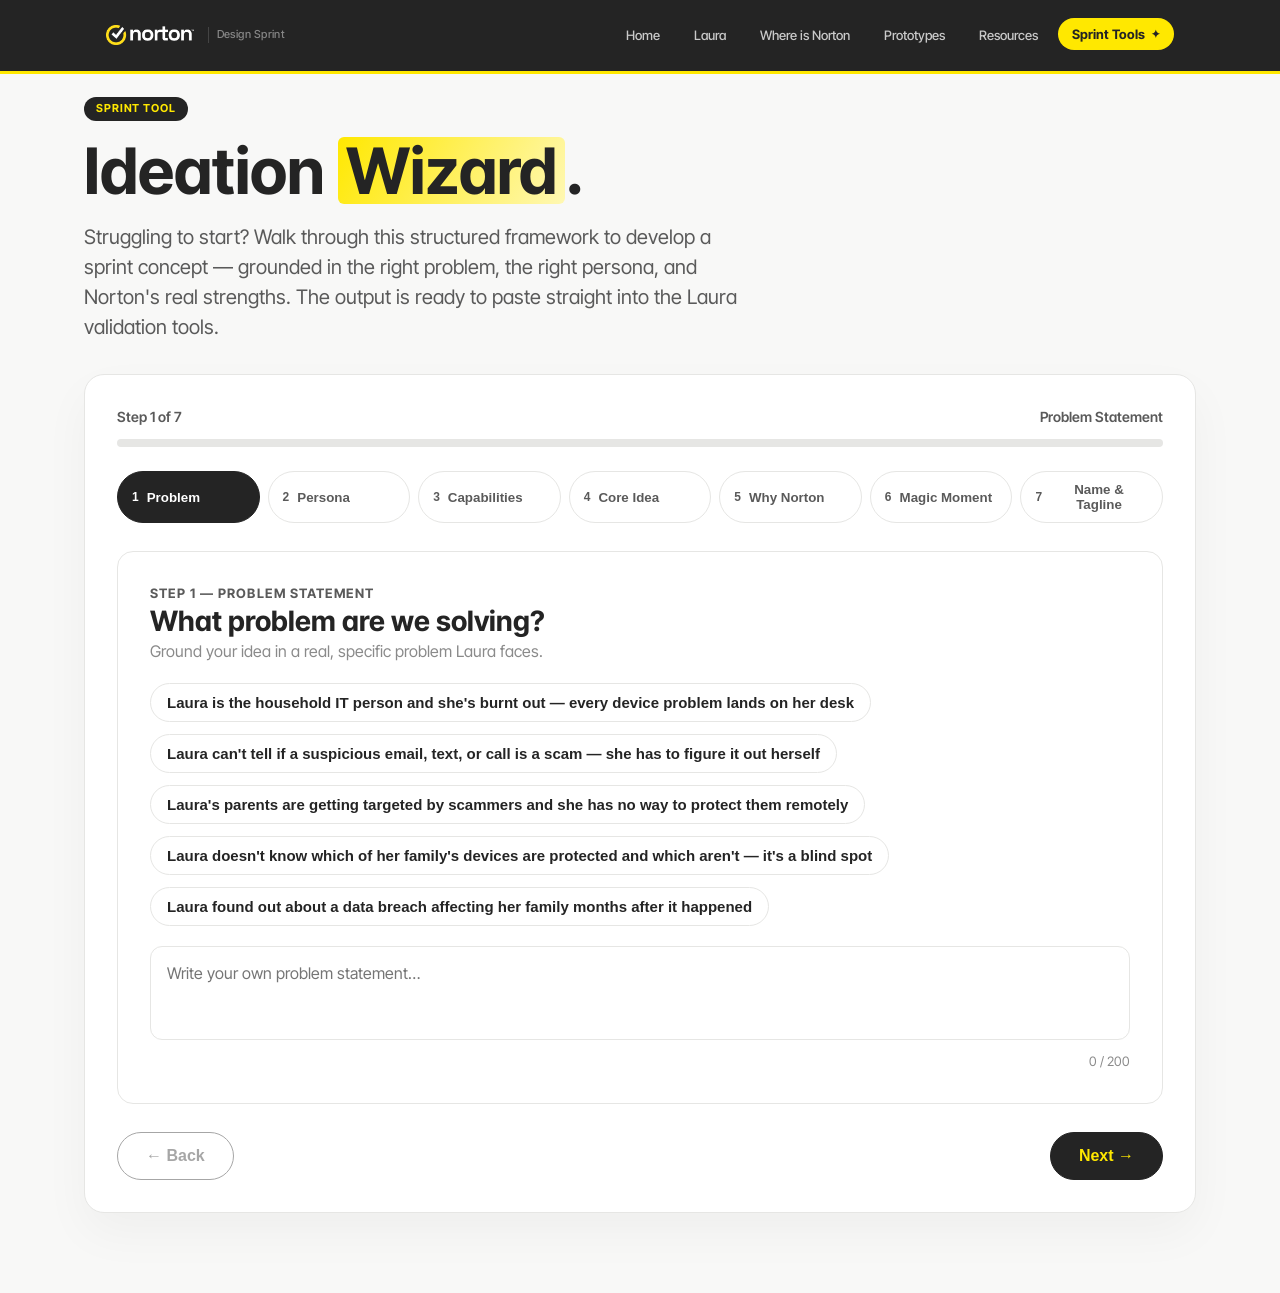
<file: idea-workshop.html>
<!DOCTYPE html>
<html lang="en">
<head>
  <meta charset="UTF-8">
  <meta name="viewport" content="width=device-width, initial-scale=1.0">
  <title>Norton Reimagined Sprint · Ideation Wizard</title>
  <link rel="preconnect" href="https://fonts.googleapis.com">
  <link rel="preconnect" href="https://fonts.gstatic.com" crossorigin>
  <link href="https://fonts.googleapis.com/css2?family=Inter+Tight:wght@400;500;600;700;800&display=swap" rel="stylesheet">
  <link rel="stylesheet" href="styles.css">
  <style>
    :root {
      --ink: #242424;
      --yellow: #FFE800;
      --paper: #F8F8F7;
      --card: #FFFFFF;
      --line: #E6E6E4;
      --ink-soft: #5a5a5a;
      --ink-softer: #8a8a8a;
    }

    * {
      box-sizing: border-box;
    }

    body {
      font-family: 'Inter Tight', 'Inter', system-ui, -apple-system, BlinkMacSystemFont, sans-serif;
      background: var(--paper);
      color: var(--ink);
      margin: 0;
      min-height: 100vh;
    }

    .page {
      padding: 32px 24px 80px;
      max-width: 1160px;
      margin: 0 auto;
    }

    @media (max-width: 768px) {
      .page {
        padding: 24px 20px 64px;
      }
    }

    .eyebrow {
      display: inline-flex;
      align-items: center;
      font-size: 11px;
      letter-spacing: 0.08em;
      text-transform: uppercase;
      font-weight: 700;
      border-radius: 999px;
      background: var(--ink);
      color: var(--yellow);
      padding: 4px 12px;
      margin-bottom: 16px;
    }

    .hero h1 {
      font-size: clamp(40px, 7vw, 64px);
      margin: 0;
      line-height: 1.05;
      font-weight: 700;
    }

    .hero h1 .mark {
      background: linear-gradient(120deg, var(--yellow), #fff8b3);
      display: inline-block;
      padding: 0 8px;
      border-radius: 6px;
    }

    .hero p {
      font-size: 20px;
      max-width: 680px;
      color: var(--ink-soft);
      margin: 18px 0 32px;
      line-height: 1.5;
    }

    .workshop-shell {
      background: var(--card);
      border: 1px solid var(--line);
      border-radius: 20px;
      padding: clamp(20px, 3vw, 32px);
      box-shadow: 0 20px 48px rgba(0, 0, 0, 0.04);
    }

    .progress-head {
      display: flex;
      flex-direction: column;
      gap: 12px;
      margin-bottom: 24px;
    }

    .progress-meta {
      display: flex;
      justify-content: space-between;
      font-size: 14px;
      color: var(--ink-soft);
      font-weight: 600;
    }

    .progress-track {
      width: 100%;
      height: 8px;
      background: var(--line);
      border-radius: 999px;
      overflow: hidden;
    }

    .progress-bar {
      height: 100%;
      background: var(--ink);
      width: 0%;
      transition: width 0.3s ease;
    }

    .stepper {
      display: grid;
      grid-template-columns: repeat(auto-fit, minmax(120px, 1fr));
      gap: 8px;
      margin-bottom: 28px;
    }

    .stepper button {
      border: 1px solid var(--line);
      border-radius: 999px;
      padding: 10px 14px;
      background: transparent;
      color: var(--ink-soft);
      font-weight: 600;
      display: flex;
      align-items: center;
      gap: 8px;
      cursor: pointer;
      transition: all 0.2s ease;
    }

    .stepper button.active {
      background: var(--ink);
      color: white;
      border-color: var(--ink);
    }

    .stepper button.done {
      background: rgba(36, 36, 36, 0.08);
      color: var(--ink);
    }

    .stepper button span {
      font-size: 12px;
      font-weight: 700;
    }

    .step-card {
      border: 1px solid var(--line);
      border-radius: 16px;
      padding: clamp(20px, 4vw, 32px);
      background: var(--card);
      display: none;
      flex-direction: column;
      gap: 20px;
    }

    .step-card.active {
      display: flex;
    }

    .step-label {
      font-size: 13px;
      text-transform: uppercase;
      letter-spacing: 0.08em;
      font-weight: 700;
      color: var(--ink-soft);
    }

    .step-title {
      font-size: 28px;
      margin: 0;
      line-height: 1.3;
      font-weight: 700;
    }

    .step-hint {
      color: var(--ink-softer);
      font-size: 16px;
      margin: 0;
    }

    .chip-grid {
      display: flex;
      flex-wrap: wrap;
      gap: 12px;
    }

    .chip {
      border: 1px solid var(--line);
      border-radius: 999px;
      padding: 10px 16px;
      font-size: 15px;
      font-weight: 600;
      background: white;
      cursor: pointer;
      transition: all 0.2s ease;
      color: var(--ink);
    }

    .chip.selected {
      background: var(--ink);
      color: white;
      border-color: var(--ink);
    }

    .input-area textarea,
    .input-area input {
      width: 100%;
      border-radius: 12px;
      border: 1px solid var(--line);
      padding: 16px;
      font-size: 16px;
      font-family: inherit;
      resize: none;
      background: #fff;
    }

    .input-area textarea:focus,
    .input-area input:focus {
      outline: 2px solid rgba(36, 36, 36, 0.15);
      border-color: var(--ink);
    }

    .char-counter {
      text-align: right;
      font-size: 13px;
      color: var(--ink-softer);
      margin-top: 6px;
    }

    .template-hint {
      font-size: 14px;
      color: var(--ink-softer);
      background: rgba(36, 36, 36, 0.04);
      border-radius: 10px;
      padding: 12px 14px;
      font-weight: 500;
    }

    .step-actions {
      display: flex;
      justify-content: space-between;
      flex-wrap: wrap;
      gap: 12px;
      margin-top: 28px;
    }

    .step-actions button {
      border-radius: 999px;
      padding: 14px 28px;
      font-size: 16px;
      font-weight: 600;
      border: 1px solid var(--ink);
      background: white;
      color: var(--ink);
      cursor: pointer;
      transition: all 0.2s ease;
    }

    .step-actions button.primary {
      background: var(--ink);
      color: var(--yellow);
    }

    .step-actions button:disabled {
      opacity: 0.4;
      cursor: not-allowed;
    }

    .output-card {
      margin-top: 40px;
      border-radius: 18px;
      padding: 32px;
      background: var(--ink);
      color: white;
      display: none;
      flex-direction: column;
      gap: 20px;
    }

    .output-card h3 {
      margin: 0;
      font-size: 28px;
    }

    .output-section {
      border-top: 1px solid rgba(255, 255, 255, 0.12);
      padding-top: 16px;
    }

    .output-section h4 {
      margin: 0 0 6px;
      font-size: 14px;
      text-transform: uppercase;
      letter-spacing: 0.1em;
      color: rgba(255, 255, 255, 0.6);
    }

    .output-section p {
      margin: 0;
      font-size: 18px;
      line-height: 1.5;
    }

    .output-ctas {
      display: flex;
      flex-wrap: wrap;
      gap: 12px;
      margin-top: 12px;
    }

    .output-ctas button,
    .output-ctas a {
      border-radius: 999px;
      padding: 12px 20px;
      border: 1px solid rgba(255, 255, 255, 0.2);
      background: transparent;
      color: white;
      font-weight: 600;
      text-decoration: none;
      font-size: 15px;
      cursor: pointer;
      transition: all 0.2s ease;
    }

    .output-ctas button {
      background: var(--yellow);
      color: var(--ink);
      border-color: var(--yellow);
    }

    .output-note {
      font-size: 14px;
      color: rgba(255, 255, 255, 0.7);
      margin-top: 8px;
    }

    .form-feedback {
      margin-top: 16px;
      color: #a94632;
      font-weight: 600;
      display: none;
    }

    @media (max-width: 640px) {
      .stepper button {
        font-size: 13px;
      }

      .output-card {
        padding: 24px;
      }

      .output-section p {
        font-size: 16px;
      }

      .step-actions {
        flex-direction: column;
      }

      .step-actions button {
        width: 100%;
      }

      .output-ctas {
        flex-direction: column;
      }

      .output-ctas button,
      .output-ctas a {
        width: 100%;
        text-align: center;
      }
    }
  </style>
  <link rel="icon" type="image/svg+xml" href="assets/norton-checkmark.svg">
  <link rel="icon" type="image/png" sizes="32x32" href="assets/icon-32.png">
  <link rel="icon" type="image/png" sizes="16x16" href="assets/icon-16.png">
  <link rel="apple-touch-icon" sizes="180x180" href="assets/icon-180.png">
  <link rel="apple-touch-icon" sizes="152x152" href="assets/icon-152.png">
  <link rel="apple-touch-icon" sizes="144x144" href="assets/icon-144.png">
  <link rel="apple-touch-icon" sizes="120x120" href="assets/icon-120.png">
  <link rel="manifest" href="assets/site.webmanifest">
</head>
<body>
  <nav class="nav">
    <div class="nav-inner">
      <a href="index.html" class="nav-brand">
        <img src="assets/norton-logo.png" alt="Norton" class="nav-logo">
        <span class="nav-sprint-label">Design Sprint</span>
      </a>
      <button class="nav-toggle" id="nav-toggle" aria-label="Toggle navigation" aria-expanded="false">
        <span></span><span></span><span></span>
      </button>
      <ul class="nav-links" id="nav-links">
        <li><a href="index.html">Home</a></li>
        <li><a href="laura.html">Laura</a></li>
        <li><a href="where-is-norton.html">Where is Norton</a></li>
        <li><a href="prototypes.html">Prototypes</a></li>
        <li><a href="resources.html">Resources</a></li>
        <li class="nav-dropdown">
          <button class="nav-dropdown-btn" id="sprintToolsBtn" aria-expanded="false" aria-haspopup="true">
            Sprint Tools <span class="nav-beta-pill">✦</span>
          </button>
          <ul class="nav-dropdown-menu" id="sprintToolsMenu" role="menu">
            <li><a href="competitive-analysis.html" role="menuitem">Competitive Analysis</a></li>
            <li><a href="how-might-we.html" role="menuitem">How Might We</a></li>
            <li><a href="idea-workshop.html" role="menuitem" class="active">Ideation Wizard</a></li>
            <li><a href="idea-grouping.html" role="menuitem">Idea Grouping</a></li>
            <li><a href="concept-builder.html" role="menuitem">Prototype Builder</a></li>
            <li><a href="pricing-strategy.html" role="menuitem">Pricing Strategy</a></li>
            <li><a href="dependency-assessment.html" role="menuitem">Dependency Assessment</a></li>
            <li><a href="concept-card.html" role="menuitem">Concept 1-Pager</a></li>
          </ul>
        </li>
      </ul>
    </div>
  </nav>

  <main class="page">
    <div class="hero">
      <div class="eyebrow">Sprint Tool</div>
      <h1>Ideation <span class="mark">Wizard</span>.</h1>
      <p>Struggling to start? Walk through this structured framework to develop a sprint concept — grounded in the right problem, the right persona, and Norton's real strengths. The output is ready to paste straight into the Laura validation tools.</p>
    </div>

    <section class="workshop-shell">
      <div class="progress-head">
        <div class="progress-meta">
          <span id="stepLabel">Step 1 of 7</span>
          <span id="stepTitleMeta">Problem Statement</span>
        </div>
        <div class="progress-track">
          <div class="progress-bar" id="progressBar"></div>
        </div>
      </div>

      <div class="stepper" id="stepper">
        <button type="button" data-step="1" class="active"><span>1</span>Problem</button>
        <button type="button" data-step="2"><span>2</span>Persona</button>
        <button type="button" data-step="3"><span>3</span>Capabilities</button>
        <button type="button" data-step="4"><span>4</span>Core Idea</button>
        <button type="button" data-step="5"><span>5</span>Why Norton</button>
        <button type="button" data-step="6"><span>6</span>Magic Moment</button>
        <button type="button" data-step="7"><span>7</span>Name & Tagline</button>
      </div>

      <div class="steps">
        <div class="step-card active" data-step="1">
          <div>
            <div class="step-label">Step 1 — Problem Statement</div>
            <h2 class="step-title">What problem are we solving?</h2>
            <p class="step-hint">Ground your idea in a real, specific problem Laura faces.</p>
          </div>
          <div class="chip-grid" data-chip-group="problem" data-selection="single">
            <button type="button" class="chip" data-value="Laura is the household IT person and she's burnt out — every device problem lands on her desk">Laura is the household IT person and she's burnt out — every device problem lands on her desk</button>
            <button type="button" class="chip" data-value="Laura can't tell if a suspicious email, text, or call is a scam — she has to figure it out herself">Laura can't tell if a suspicious email, text, or call is a scam — she has to figure it out herself</button>
            <button type="button" class="chip" data-value="Laura's parents are getting targeted by scammers and she has no way to protect them remotely">Laura's parents are getting targeted by scammers and she has no way to protect them remotely</button>
            <button type="button" class="chip" data-value="Laura doesn't know which of her family's devices are protected and which aren't — it's a blind spot">Laura doesn't know which of her family's devices are protected and which aren't — it's a blind spot</button>
            <button type="button" class="chip" data-value="Laura found out about a data breach affecting her family months after it happened">Laura found out about a data breach affecting her family months after it happened</button>
          </div>
          <div class="input-area">
            <textarea id="problemCustom" maxlength="200" rows="3" placeholder="Write your own problem statement…"></textarea>
            <div class="char-counter" data-counter="problemCustom">0 / 200</div>
          </div>
        </div>

        <div class="step-card" data-step="2">
          <div>
            <div class="step-label">Step 2 — Persona Focus</div>
            <h2 class="step-title">Which part of Laura's life does this touch?</h2>
          </div>
          <div class="chip-grid" data-chip-group="persona" data-selection="single" id="personaChips">
            <button type="button" class="chip" data-value="Family protection">👨‍👩‍👧 Family protection</button>
            <button type="button" class="chip" data-value="Financial & identity safety">💳 Financial &amp; identity safety</button>
            <button type="button" class="chip" data-value="Device management & security">📱 Device management &amp; security</button>
            <button type="button" class="chip" data-value="Scam & threat detection">🛡️ Scam &amp; threat detection</button>
            <button type="button" class="chip" data-value="Privacy & data control">🔒 Privacy &amp; data control</button>
            <button type="button" class="chip" data-value="Home network & smart devices">🏠 Home network &amp; smart devices</button>
          </div>
          <div class="custom-add-row" style="margin-top:12px;display:flex;gap:8px;align-items:center;">
            <input type="text" id="personaCustomInput" maxlength="60" placeholder="Add your own focus area…" style="flex:1;padding:9px 12px;border:1.5px solid var(--line);border-radius:6px;font-family:inherit;font-size:13px;background:var(--paper);outline:none;transition:border-color .15s;" onfocus="this.style.borderColor='var(--ink)'" onblur="this.style.borderColor='var(--line)'" onkeydown="if(event.key==='Enter'){event.preventDefault();addCustomPersona();}">
            <button type="button" onclick="addCustomPersona()" style="background:var(--ink);color:#fff;border:none;border-radius:6px;padding:9px 16px;font-family:inherit;font-size:12px;font-weight:700;cursor:pointer;white-space:nowrap;">+ Add</button>
          </div>
        </div>

        <div class="step-card" data-step="3">
          <div>
            <div class="step-label">Step 3 — Norton Capabilities</div>
            <h2 class="step-title">What Norton capability powers this?</h2>
            <p class="step-hint">Choose 1–3 anchors. Tie the idea to real strengths.</p>
          </div>
          <div class="chip-grid" data-chip-group="capabilities" data-selection="multi" data-max="3">
            <button type="button" class="chip" data-value="Antivirus & Malware Protection">Antivirus &amp; Malware Protection</button>
            <button type="button" class="chip" data-value="Secure VPN">Secure VPN</button>
            <button type="button" class="chip" data-value="Dark Web Monitoring">Dark Web Monitoring</button>
            <button type="button" class="chip" data-value="Safe Web & Safe Search">Safe Web &amp; Safe Search</button>
            <button type="button" class="chip" data-value="Genie Scam Protection">Genie Scam Protection</button>
            <button type="button" class="chip" data-value="Password Manager">Password Manager</button>
            <button type="button" class="chip" data-value="Smart Scan">Smart Scan</button>
            <button type="button" class="chip" data-value="Privacy Monitor">Privacy Monitor</button>
            <button type="button" class="chip" data-value="Family & Parental Controls">Family &amp; Parental Controls</button>
            <button type="button" class="chip" data-value="Cloud Backup">Cloud Backup</button>
            <button type="button" class="chip" data-value="Norton Money">Norton Money</button>
            <button type="button" class="chip" data-value="Threat Intelligence Engine">Threat Intelligence Engine</button>
            <button type="button" class="chip" data-value="Device Management">Device Management</button>
            <button type="button" class="chip" data-value="Credit Monitoring">Credit Monitoring</button>
            <button type="button" class="chip" data-value="Financial Monitoring">Financial Monitoring</button>
            <button type="button" class="chip" data-value="Content Feed">Content Feed</button>
            <button type="button" class="chip" data-value="Daily Digest">Daily Digest</button>
            <button type="button" class="chip" data-value="NeoClaw (agentic AI)">NeoClaw (agentic AI)</button>
            <button type="button" class="chip" data-value="Norton Genie">Norton Genie</button>
            <button type="button" class="chip" data-value="Safe Email &amp; SMS">Safe Email &amp; SMS</button>
          </div>
          <div class="custom-add-row" style="margin-top:12px;display:flex;gap:8px;align-items:center;">
            <input type="text" id="capabilityCustomInput" maxlength="60" placeholder="Add a custom capability…" style="flex:1;padding:9px 12px;border:1.5px solid var(--line);border-radius:6px;font-family:inherit;font-size:13px;background:var(--paper);outline:none;transition:border-color .15s;" onfocus="this.style.borderColor='var(--ink)'" onblur="this.style.borderColor='var(--line)'" onkeydown="if(event.key==='Enter'){event.preventDefault();addCustomCapability();}">
            <button type="button" onclick="addCustomCapability()" style="background:var(--ink);color:#fff;border:none;border-radius:6px;padding:9px 16px;font-family:inherit;font-size:12px;font-weight:700;cursor:pointer;white-space:nowrap;">+ Add</button>
          </div>
        </div>

        <div class="step-card" data-step="4">
          <div>
            <div class="step-label">Step 4 — The Core Idea</div>
            <h2 class="step-title">What does your concept do?</h2>
            <p class="step-hint">Describe the experience, not the feature. How does Laura feel before vs. after?</p>
          </div>
          <div class="input-area">
            <textarea id="coreIdea" maxlength="400" rows="5" placeholder="Describe the end-to-end experience…"></textarea>
            <div class="char-counter" data-counter="coreIdea">0 / 400</div>
          </div>
          <div class="template-hint">Starter template: “When Laura [trigger], Norton [action], so she [outcome].”</div>
        </div>

        <div class="step-card" data-step="5">
          <div>
            <div class="step-label">Step 5 — Differentiation</div>
            <h2 class="step-title">Why can only Norton do this?</h2>
          </div>
          <div class="input-area">
            <textarea id="differentiation" maxlength="300" rows="4" placeholder="Explain the unfair advantage…"></textarea>
            <div class="char-counter" data-counter="differentiation">0 / 300</div>
          </div>
          <div class="chip-grid" data-chip-group="differentiators" data-selection="multi">
            <button type="button" class="chip" data-value="30 years of threat intelligence">30 years of threat intelligence</button>
            <button type="button" class="chip" data-value="LifeLock identity layer built in">LifeLock identity layer built in</button>
            <button type="button" class="chip" data-value="Cross-device household coverage">Cross-device household coverage</button>
            <button type="button" class="chip" data-value="Trusted brand with existing relationship">Trusted brand with existing relationship</button>
            <button type="button" class="chip" data-value="AI + human specialist combination">AI + human specialist combination</button>
          </div>
        </div>

        <div class="step-card" data-step="6">
          <div>
            <div class="step-label">Step 6 — The Magic Moment</div>
            <h2 class="step-title">What's the moment Laura “gets it”?</h2>
          </div>
          <div class="input-area">
            <textarea id="magicMoment" maxlength="300" rows="4" placeholder="Paint the aha moment…"></textarea>
            <div class="char-counter" data-counter="magicMoment">0 / 300</div>
          </div>
          <div class="template-hint">Example: “Laura gets a single morning notification: ‘Your family had a quiet week. All 8 devices clean.’ She closes the app. Done.”</div>
        </div>

        <div class="step-card" data-step="7">
          <div>
            <div class="step-label">Step 7 — Name & Tagline</div>
            <h2 class="step-title">Give it a name and a snap tagline</h2>
          </div>
          <div class="input-area">
            <input type="text" id="conceptName" maxlength="60" placeholder="Concept name" />
            <div class="char-counter" data-counter="conceptName">0 / 60</div>
          </div>
          <div class="input-area">
            <input type="text" id="tagline" maxlength="100" placeholder="Tagline" />
            <div class="char-counter" data-counter="tagline">0 / 100</div>
          </div>
        </div>
      </div>

      <div class="step-actions">
        <button type="button" id="prevBtn">← Back</button>
        <button type="button" class="primary" id="nextBtn">Next →</button>
      </div>
      <div class="form-feedback" id="formFeedback"></div>
    </section>

    <!-- Follow-up questions panel -->
    <section id="followupCard" style="display:none;background:var(--card);border:1.5px solid var(--line);border-radius:12px;padding:36px 40px;margin-top:32px;">
      <span class="eyebrow" style="margin-bottom:14px;display:inline-block;">One more round</span>
      <h3 style="font-size:22px;font-weight:800;letter-spacing:-.02em;margin-bottom:8px;">Let's sharpen this idea.</h3>
      <p id="followupCoaching" style="font-size:14px;color:var(--ink-soft);line-height:1.55;margin-bottom:24px;"></p>
      <div id="followupQAs" style="display:flex;flex-direction:column;gap:20px;"></div>
      <button type="button" id="followupSubmitBtn" onclick="submitFollowup()" style="margin-top:24px;background:var(--ink);color:#fff;border:none;border-radius:999px;padding:14px 32px;font-family:inherit;font-size:15px;font-weight:800;cursor:pointer;transition:background .15s;display:inline-flex;align-items:center;gap:8px;">Refine My Concept →</button>
      <div id="followupErr" style="font-size:12px;color:#c01a1a;margin-top:8px;min-height:16px;"></div>
    </section>

    <!-- Final concept output -->
    <section class="output-card" id="outputCard" style="display:none;">
      <div style="margin-bottom:20px;">
        <div class="eyebrow" style="background:var(--yellow);color:var(--ink);display:inline-flex;padding:4px 12px;border-radius:999px;font-size:11px;font-weight:700;letter-spacing:.06em;margin-bottom:12px;border:none;">Your Concept</div>
        <h3 id="outputConceptName" style="font-size:26px;font-weight:800;letter-spacing:-.025em;margin-bottom:4px;"></h3>
        <p id="outputTagline" style="font-size:17px;color:rgba(255,255,255,0.7);font-style:italic;margin:0;"></p>
      </div>
      <div id="outputProse" style="font-size:15px;line-height:1.75;color:rgba(255,255,255,.88);white-space:pre-wrap;"></div>
      <div class="output-ctas" style="margin-top:28px;">
        <button type="button" id="copyBtn">Copy to Clipboard</button>
        <button type="button" onclick="openLauraWithConcept('pressure-test')" style="background:none;border:1.5px solid rgba(255,255,255,.3);border-radius:999px;padding:12px 20px;font-family:inherit;font-size:13px;font-weight:700;color:#fff;cursor:pointer;transition:all .15s;" onmouseover="this.style.background='rgba(255,255,255,.1)'" onmouseout="this.style.background='none'">→ Pressure-Test with Laura</button>
        <button type="button" onclick="openLauraWithConcept('elevator-pitch')" style="background:none;border:1.5px solid rgba(255,255,255,.3);border-radius:999px;padding:12px 20px;font-family:inherit;font-size:13px;font-weight:700;color:#fff;cursor:pointer;transition:all .15s;" onmouseover="this.style.background='rgba(255,255,255,.1)'" onmouseout="this.style.background='none'">→ Pitch to Laura</button>
        <button type="button" onclick="resetWorkshop()" style="background:none;border:1.5px solid rgba(255,255,255,.2);border-radius:999px;padding:12px 20px;font-family:inherit;font-size:13px;font-weight:600;color:rgba(255,255,255,.5);cursor:pointer;transition:all .15s;" onmouseover="this.style.color='#fff'" onmouseout="this.style.color='rgba(255,255,255,.5)'">↺ Start over</button>
      </div>
      <div class="output-note">Tip: copy your concept and paste it into the Concept Validation or Elevator Pitch tool on the Laura page.</div>
    </section>
  </main>

  <script>
    const steps = document.querySelectorAll('.step-card');
    const stepperButtons = document.querySelectorAll('#stepper button');
    const progressBar = document.getElementById('progressBar');
    const stepLabel = document.getElementById('stepLabel');
    const stepTitleMeta = document.getElementById('stepTitleMeta');
    const prevBtn = document.getElementById('prevBtn');
    const nextBtn = document.getElementById('nextBtn');
    const formFeedback = document.getElementById('formFeedback');
    const outputCard = document.getElementById('outputCard');
    const totalSteps = steps.length;
    let currentStep = 1;

    const state = {
      problem: '',
      persona: '',
      capabilities: [],
      coreIdea: '',
      differentiation: '',
      differentiators: [],
      magicMoment: '',
      conceptName: '',
      tagline: ''
    };

    const stepTitles = {
      1: 'Problem Statement',
      2: 'Persona Focus',
      3: 'Norton Capabilities',
      4: 'The Core Idea',
      5: 'Differentiation',
      6: 'Magic Moment',
      7: 'Name & Tagline'
    };

    function updateStep(newStep) {
      if (newStep < 1 || newStep > totalSteps) return;
      currentStep = newStep;
      steps.forEach(step => step.classList.toggle('active', Number(step.dataset.step) === currentStep));
      stepperButtons.forEach(button => {
        const stepNum = Number(button.dataset.step);
        button.classList.remove('active', 'done');
        if (stepNum === currentStep) {
          button.classList.add('active');
        } else if (stepNum < currentStep) {
          button.classList.add('done');
        }
        button.disabled = stepNum > currentStep;
      });
      const percentage = (currentStep - 1) / (totalSteps - 1) * 100;
      progressBar.style.width = `${percentage}%`;
      stepLabel.textContent = `Step ${currentStep} of ${totalSteps}`;
      stepTitleMeta.textContent = stepTitles[currentStep];
      prevBtn.disabled = currentStep === 1;
      nextBtn.textContent = currentStep === totalSteps ? '✦ Generate My Concept' : 'Next →';
      formFeedback.style.display = 'none';
    }

    prevBtn.addEventListener('click', () => updateStep(currentStep - 1));

    nextBtn.addEventListener('click', () => {
      if (currentStep === totalSteps) {
        handleGenerate();
      } else {
        updateStep(currentStep + 1);
      }
    });

    stepperButtons.forEach(button => {
      button.addEventListener('click', () => {
        const target = Number(button.dataset.step);
        if (target <= currentStep) {
          updateStep(target);
        }
      });
    });

    function handleChips() {
      document.querySelectorAll('[data-chip-group]').forEach(group => {
        group.addEventListener('click', event => {
          const chip = event.target.closest('.chip');
          if (!chip) return;
          const selectionType = group.dataset.selection || 'single';
          const value = chip.dataset.value;

          if (selectionType === 'single') {
            group.querySelectorAll('.chip').forEach(c => c.classList.remove('selected'));
            chip.classList.add('selected');
            storeValue(group.dataset.chipGroup, value);
            if (group.dataset.chipGroup === 'problem') {
              document.getElementById('problemCustom').value = '';
              updateCounter('problemCustom');
            }
          } else {
            const max = Number(group.dataset.max) || Infinity;
            const selected = group.querySelectorAll('.chip.selected');
            if (!chip.classList.contains('selected') && selected.length >= max) {
              chip.classList.remove('selected');
              return;
            }
            chip.classList.toggle('selected');
            storeValue(group.dataset.chipGroup, Array.from(group.querySelectorAll('.chip.selected')).map(c => c.dataset.value));
          }
        });
      });
    }

    function storeValue(key, value) {
      if (Array.isArray(value)) {
        state[key] = value;
      } else {
        state[key] = value;
      }
    }

    function handleTextInputs() {
      const fields = [
        { id: 'problemCustom', key: 'problem' },
        { id: 'coreIdea', key: 'coreIdea' },
        { id: 'differentiation', key: 'differentiation' },
        { id: 'magicMoment', key: 'magicMoment' },
        { id: 'conceptName', key: 'conceptName' },
        { id: 'tagline', key: 'tagline' }
      ];

      fields.forEach(field => {
        const el = document.getElementById(field.id);
        if (!el) return;
        el.addEventListener('input', () => {
          state[field.key] = el.value.trim();
          if (field.id === 'problemCustom' && el.value.trim()) {
            document.querySelectorAll('[data-chip-group="problem"] .chip').forEach(chip => chip.classList.remove('selected'));
          }
          updateCounter(field.id);
        });
        updateCounter(field.id);
      });
    }

    function updateCounter(id) {
      const input = document.getElementById(id);
      const counter = document.querySelector(`[data-counter="${id}"]`);
      if (input && counter) {
        const max = input.getAttribute('maxlength');
        counter.textContent = `${input.value.length} / ${max}`;
      }
    }

    function validateState() {
      if (!state.problem) return 'Select or write a problem statement.';
      if (!state.persona) return 'Choose a persona focus for Laura.';
      if (!state.capabilities.length) return 'Select at least one Norton capability (max 3).';
      if (!state.coreIdea) return 'Describe the core idea.';
      if (!state.differentiation) return 'Explain why only Norton can do this.';
      if (!state.magicMoment) return 'Describe the magic moment.';
      if (!state.conceptName) return 'Add a concept name.';
      if (!state.tagline) return 'Add a tagline.';
      return null;
    }

    // ── Custom persona/capability add ────────────────────────────────────────
    function addCustomPersona() {
      const input = document.getElementById('personaCustomInput');
      const val = input.value.trim();
      if (!val) return;
      const grid = document.getElementById('personaChips');
      const btn = document.createElement('button');
      btn.type = 'button';
      btn.className = 'chip selected';
      btn.dataset.value = val;
      btn.textContent = val;
      // Deselect others first
      grid.querySelectorAll('.chip').forEach(c => c.classList.remove('selected'));
      btn.classList.add('selected');
      grid.appendChild(btn);
      state.persona = val;
      input.value = '';
    }

    function addCustomCapability() {
      const input = document.getElementById('capabilityCustomInput');
      const val = input.value.trim();
      if (!val) return;
      const grid = document.querySelector('[data-chip-group="capabilities"]');
      // Check max 3 already selected
      const selected = grid.querySelectorAll('.chip.selected');
      if (selected.length >= 3) {
        input.placeholder = 'Max 3 selected — deselect one first';
        setTimeout(() => { input.placeholder = 'Add a custom capability…'; }, 2500);
        return;
      }
      const btn = document.createElement('button');
      btn.type = 'button';
      btn.className = 'chip selected';
      btn.dataset.value = val;
      btn.textContent = val;
      grid.appendChild(btn);
      state.capabilities = [...state.capabilities, val];
      input.value = '';
    }

    // ── AI-powered generate ───────────────────────────────────────────────────
    let _generatedConcept = '';
    let _followupQuestions = [];

    async function handleGenerate() {
      const error = validateState();
      if (error) {
        formFeedback.textContent = error;
        formFeedback.style.display = 'block';
        return;
      }
      formFeedback.style.display = 'none';

      const btn = document.getElementById('nextBtn');
      btn.disabled = true;
      btn.textContent = '✦ Thinking…';

      try {
        const res = await adminFetch('/api/idea-workshop', {
          method: 'POST',
          headers: { 'Content-Type': 'application/json' },
          body: JSON.stringify({
            problem: state.problem,
            persona: state.persona,
            capabilities: state.capabilities,
            coreIdea: state.coreIdea,
            differentiation: state.differentiation,
            differentiators: state.differentiators,
            magicMoment: state.magicMoment,
            conceptName: state.conceptName,
            tagline: state.tagline,
          }),
        });
        const data = await res.json();
        if (data.error) throw new Error(data.error);

        if (data.mode === 'followup') {
          _followupQuestions = data.questions || [];
          showFollowup(data.coaching || '', _followupQuestions);
        } else if (data.mode === 'concept') {
          _generatedConcept = data.output || '';
          showConcept();
        } else {
          throw new Error('Unexpected response from API');
        }
      } catch (e) {
        formFeedback.textContent = 'Something went wrong: ' + e.message + '. Try again.';
        formFeedback.style.display = 'block';
      } finally {
        btn.disabled = false;
        btn.textContent = '✦ Generate My Concept';
      }
    }

    function showFollowup(coaching, questions) {
      document.getElementById('followupCoaching').textContent = coaching;
      const qasEl = document.getElementById('followupQAs');
      qasEl.innerHTML = '';
      questions.forEach((q, i) => {
        const wrap = document.createElement('div');
        wrap.innerHTML = '<label style="display:block;font-size:12px;font-weight:700;letter-spacing:.08em;text-transform:uppercase;color:var(--ink-softer);margin-bottom:6px;">Q' + (i+1) + '</label>' +
          '<p style="font-size:14px;font-weight:600;color:var(--ink);margin-bottom:8px;line-height:1.4;">' + escHtml(q) + '</p>' +
          '<textarea id="fq' + i + '" rows="3" maxlength="300" placeholder="Your answer…" style="width:100%;padding:10px 12px;border:1.5px solid var(--line);border-radius:6px;font-family:inherit;font-size:14px;background:var(--paper);outline:none;resize:vertical;box-sizing:border-box;transition:border-color .15s;" onfocus="this.style.borderColor=\'var(--ink)\'" onblur="this.style.borderColor=\'var(--line)\'"></textarea>';
        qasEl.appendChild(wrap);
      });
      document.getElementById('followupCard').style.display = 'block';
      document.getElementById('followupCard').scrollIntoView({ behavior: 'smooth', block: 'start' });
    }

    async function submitFollowup() {
      const errEl = document.getElementById('followupErr');
      errEl.textContent = '';
      const answers = _followupQuestions.map((q, i) => {
        const el = document.getElementById('fq' + i);
        return el ? el.value.trim() : '';
      });
      if (answers.some(a => !a)) {
        errEl.textContent = 'Please answer all questions before continuing.';
        return;
      }
      const btn = document.getElementById('followupSubmitBtn');
      btn.disabled = true; btn.textContent = '✦ Refining…';

      // Merge answers back into state for richer context
      const enrichedCoreIdea = state.coreIdea + '\n\nAdditional context:\n' +
        _followupQuestions.map((q, i) => '- ' + q + '\n  → ' + answers[i]).join('\n');

      try {
        const res = await adminFetch('/api/idea-workshop', {
          method: 'POST',
          headers: { 'Content-Type': 'application/json' },
          body: JSON.stringify({
            problem: state.problem,
            persona: state.persona,
            capabilities: state.capabilities,
            coreIdea: enrichedCoreIdea,
            differentiation: state.differentiation,
            differentiators: state.differentiators,
            magicMoment: state.magicMoment,
            conceptName: state.conceptName,
            tagline: state.tagline,
            refined: true,
          }),
        });
        const data = await res.json();
        if (data.error) throw new Error(data.error);

        if (data.mode === 'concept') {
          _generatedConcept = data.output || '';
          document.getElementById('followupCard').style.display = 'none';
          showConcept();
        } else if (data.mode === 'followup') {
          // Show coaching from the second follow-up attempt
          const coaching = data.coaching || 'Your answers need a bit more specificity. Try to be more concrete — name a specific feature, interaction, or moment.';
          document.getElementById('followupErr').textContent = coaching;
        } else {
          document.getElementById('followupErr').textContent = 'Unexpected response. Try again.';
        }
      } catch (e) {
        document.getElementById('followupErr').textContent = 'Error: ' + e.message;
      } finally {
        btn.disabled = false; btn.textContent = 'Refine My Concept →';
      }
    }

    function showConcept() {
      document.getElementById('outputConceptName').textContent = state.conceptName;
      document.getElementById('outputTagline').textContent = state.tagline;
      document.getElementById('outputProse').textContent = _generatedConcept;
      const card = document.getElementById('outputCard');
      card.style.display = 'flex';
      card.scrollIntoView({ behavior: 'smooth', block: 'start' });
    }

    function resetWorkshop() {
      document.getElementById('outputCard').style.display = 'none';
      document.getElementById('followupCard').style.display = 'none';
      updateStep(1);
      window.scrollTo({ top: 0, behavior: 'smooth' });
    }

    function escHtml(s) {
      return String(s||'').replace(/&/g,'&amp;').replace(/</g,'&lt;').replace(/>/g,'&gt;').replace(/"/g,'&quot;');
    }

    function openLauraWithConcept(target) {
      const fullText = (state.conceptName ? state.conceptName + '\n' + (state.tagline || '') + '\n\n' : '') + _generatedConcept;
      sessionStorage.setItem('idea_workshop_concept', JSON.stringify({
        target: target,
        concept: fullText,
        name: state.conceptName,
        tagline: state.tagline,
      }));
      window.open('laura.html#' + target, '_blank');
    }

    document.getElementById('copyBtn').addEventListener('click', async function() {
      const fullText = state.conceptName + '\n' + state.tagline + '\n\n' + _generatedConcept;
      const btn = this;
      try {
        await navigator.clipboard.writeText(fullText);
        btn.textContent = '✓ Copied!';
        setTimeout(() => (btn.textContent = 'Copy to Clipboard'), 2500);
      } catch (err) {
        btn.textContent = 'Copy failed';
        setTimeout(() => (btn.textContent = 'Copy to Clipboard'), 2000);
      }
    });

    handleChips();
    handleTextInputs();

    updateStep(1);
  </script>
  <script src="nav.js"></script>
</body>
</html>
</file>
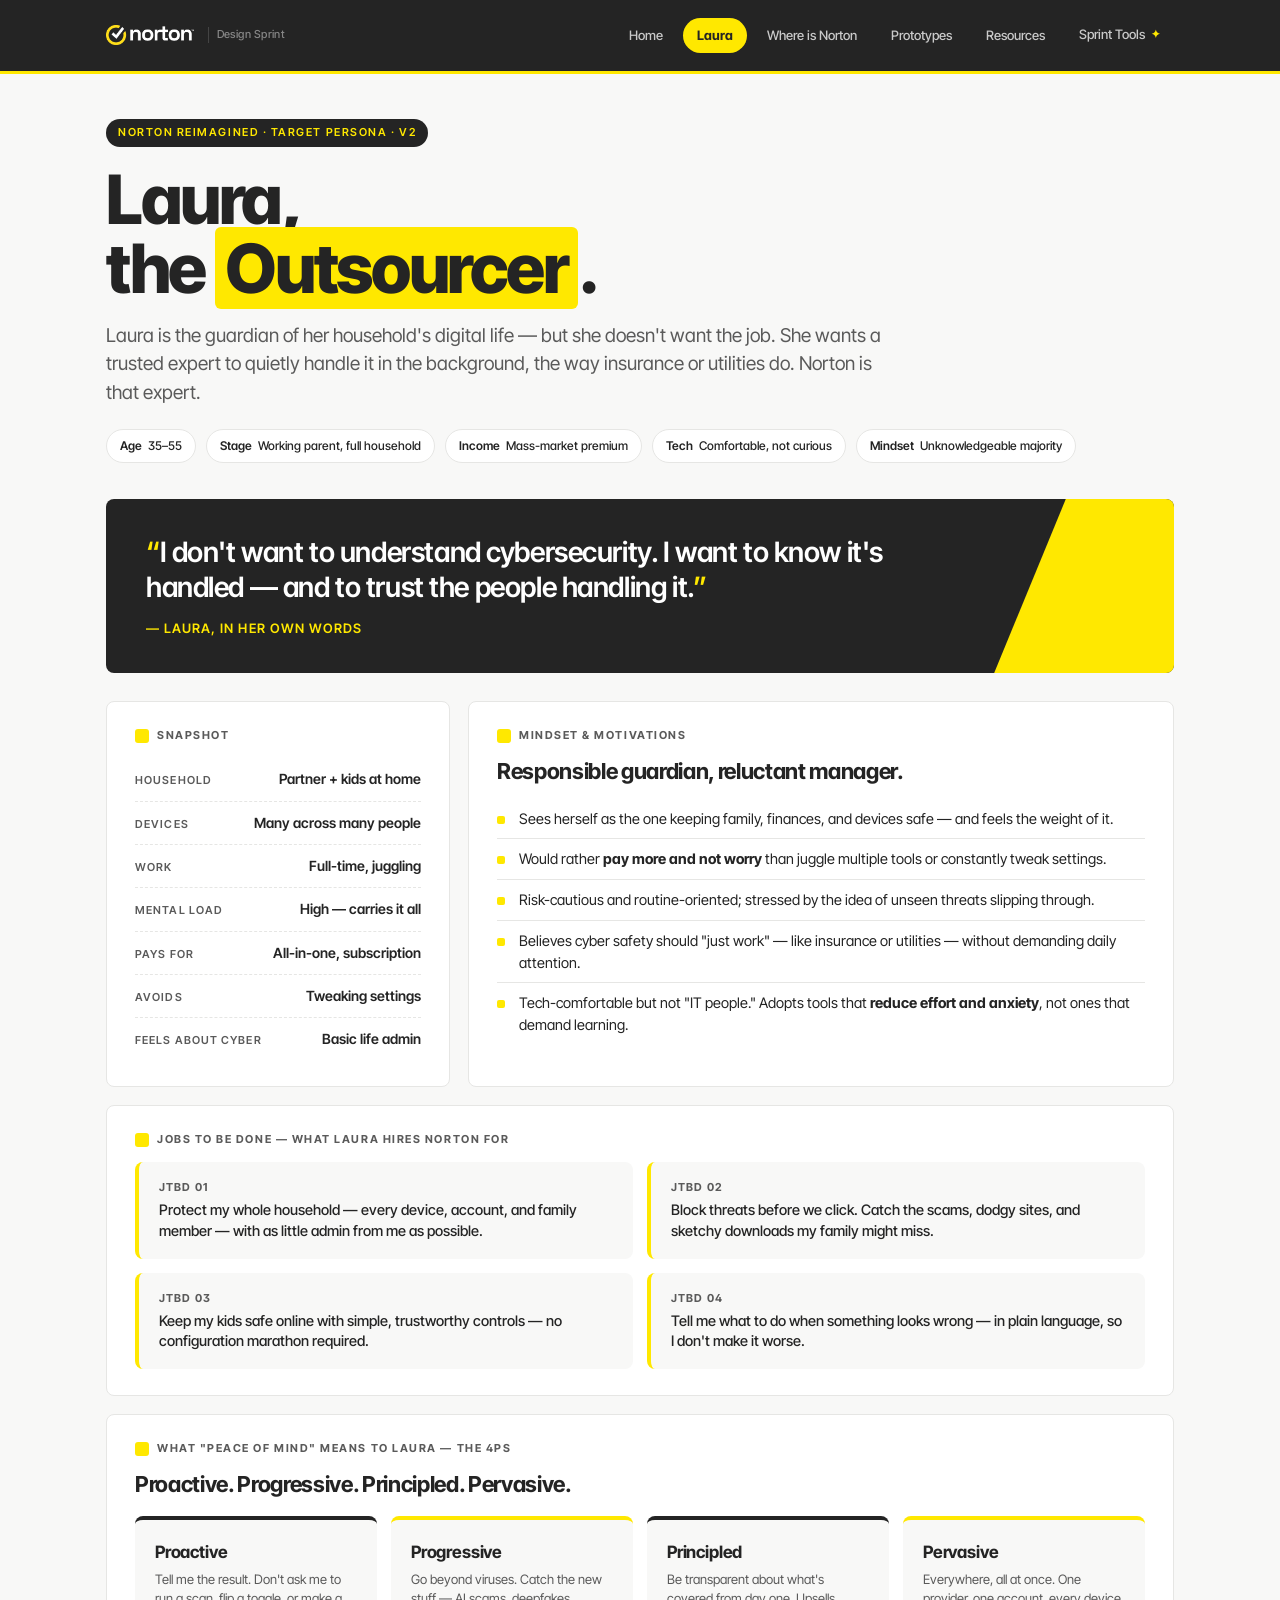
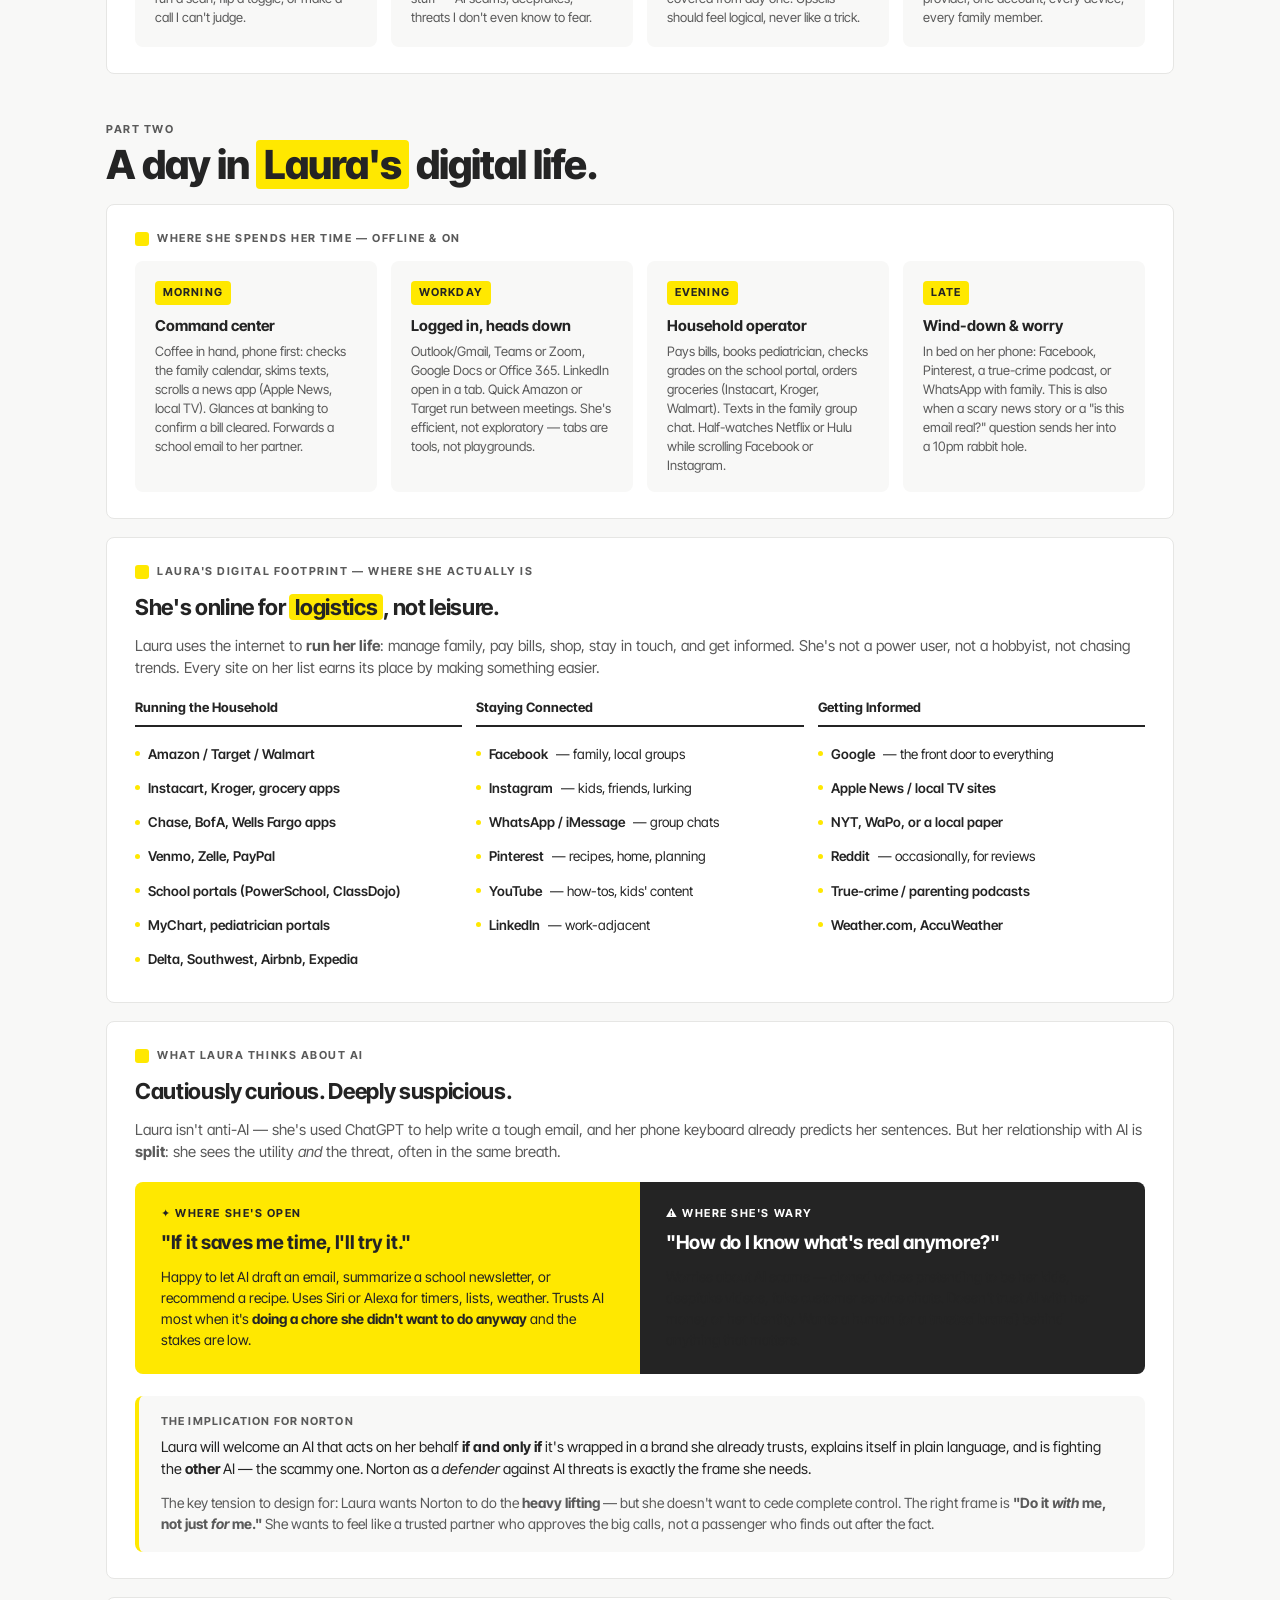
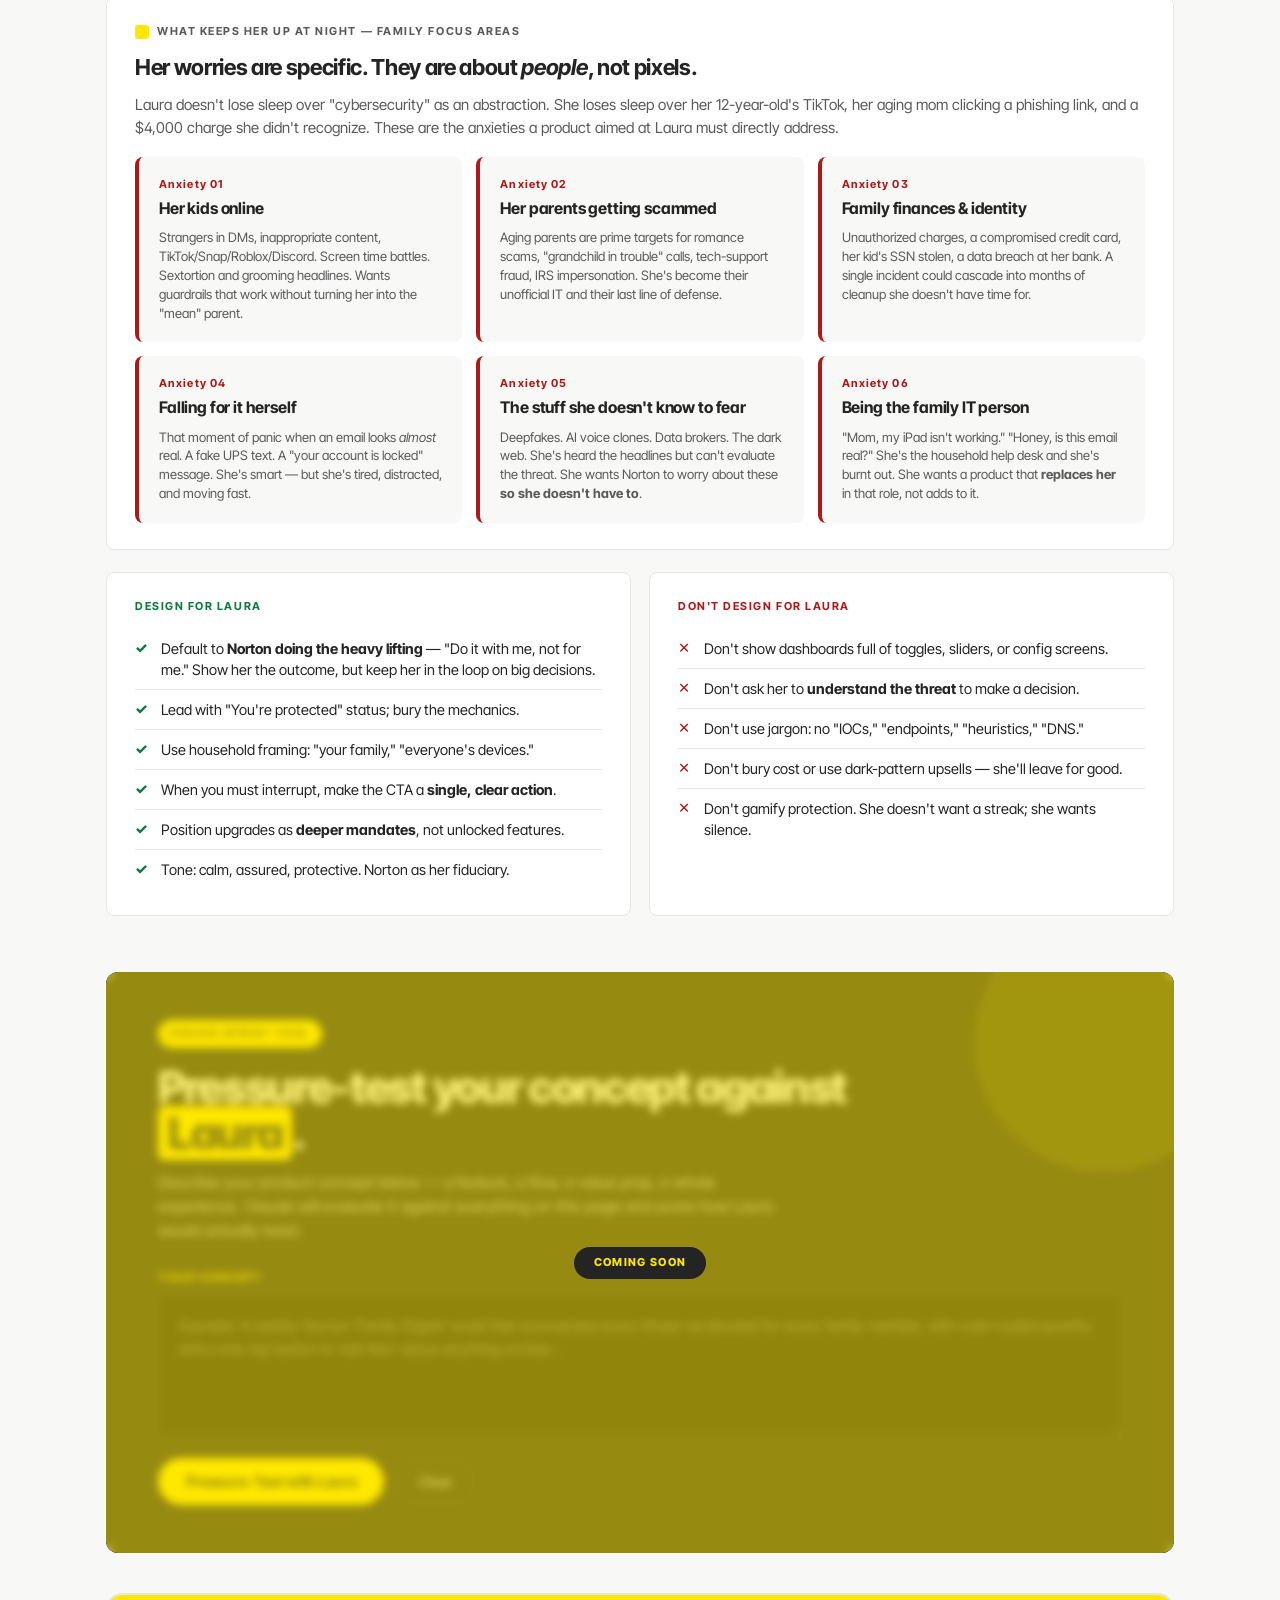
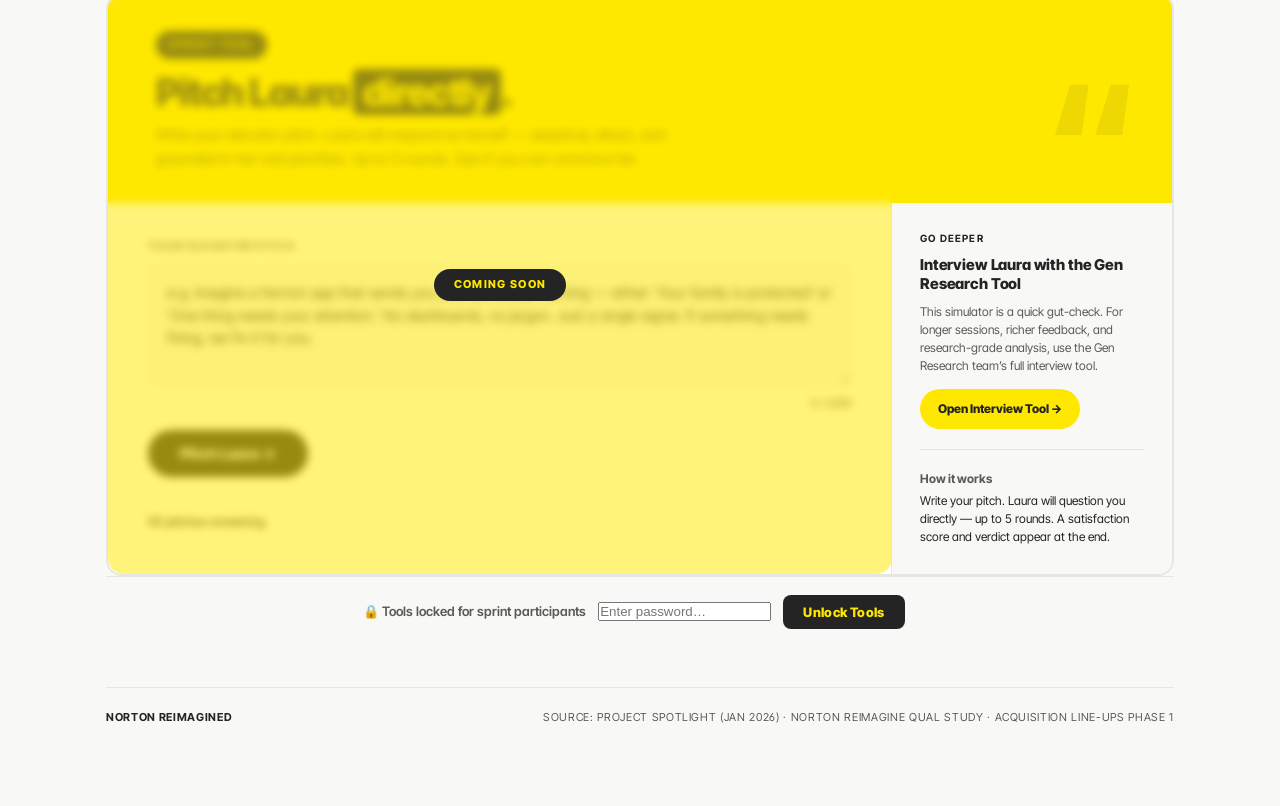
<file: laura.html>
<!DOCTYPE html>
<html lang="en">
<head>
<meta charset="UTF-8">
<meta name="viewport" content="width=device-width, initial-scale=1.0">
<title>Laura, the Outsourcer — Persona Cheat Sheet</title>
<link href="https://fonts.googleapis.com/css2?family=Inter+Tight:wght@400;500;600;700;800&display=swap" rel="stylesheet">
<style>
  :root {
    --ink: #242424;
    --ink-soft: #5a5a5a;
    --paper: #F8F8F7;
    --card: #FFFFFF;
    --yellow: #FFE800;
    --line: #E6E6E4;
  }
  * { box-sizing: border-box; margin: 0; padding: 0; }
  html, body {
    background: var(--paper);
    color: var(--ink);
    font-family: 'Inter Tight', -apple-system, system-ui, sans-serif;
    font-feature-settings: "ss01", "cv11";
    -webkit-font-smoothing: antialiased;
    line-height: 1.45;
  }
  body { padding-top: 63px; }
  .page {
    max-width: 1180px;
    margin: 0 auto;
    padding: 56px 56px 80px;
  }

  /* ---------- Nav ---------- */
  .nav {
    background: var(--ink);
    color: #fff;
    border-bottom: 3px solid var(--yellow);
    position: fixed;
    top: 0;
    left: 0;
    right: 0;
    z-index: 1000;
    width: 100%;
  }
  .nav-inner {
    max-width: 1180px;
    margin: 0 auto;
    padding: 18px 56px;
    display: flex;
    align-items: center;
    justify-content: space-between;
    gap: 24px;
  }
  .nav-brand {
    display: flex;
    align-items: center;
    gap: 12px;
    font-weight: 700;
    font-size: 15px;
    letter-spacing: -0.01em;
    color: #fff;
    text-decoration: none;
  }
  .nav-brand .dot {
    width: 10px;
    height: 10px;
    background: var(--yellow);
    border-radius: 50%;
    display: inline-block;
  }
  .nav-brand .sub {
    font-weight: 400;
    color: #c9c9c9;
    font-size: 13px;
    letter-spacing: 0;
  }
  .nav-logo {
    height: 20px;
    width: auto;
    display: block;
    flex-shrink: 0;
  }
  .nav-sprint-label {
    font-size: 11px;
    font-weight: 500;
    color: rgba(255,255,255,0.45);
    letter-spacing: 0.04em;
    white-space: nowrap;
    padding-left: 8px;
    border-left: 1px solid rgba(255,255,255,0.15);
    margin-left: 2px;
  }
  /* Sprint Tools dropdown — must be defined here since laura.html overrides styles.css */
  .nav-dropdown { position: relative; }
  .nav-dropdown-btn {
    display: inline-flex; align-items: center; gap: 6px;
    padding: 8px 14px; font-size: 13px; font-weight: 500;
    color: #c9c9c9; border-radius: 999px;
    background: none; border: none; cursor: pointer;
    font-family: 'Inter Tight', sans-serif; transition: all 0.15s; white-space: nowrap;
  }
  .nav-dropdown-btn:hover, .nav-dropdown-btn[aria-expanded="true"] { color: #fff; background: rgba(255,255,255,0.08); }
  .nav-dropdown-btn.active { color: var(--ink); background: var(--yellow); font-weight: 700; }
  .nav-beta-pill { font-size: 11px; font-weight: 800; color: var(--yellow); }
  .nav-dropdown-btn.active .nav-beta-pill { color: var(--ink); }
  .nav-dropdown-menu {
    display: none; position: absolute; top: calc(100% + 8px); right: 0;
    min-width: 200px; background: #fff; border: 1.5px solid var(--line);
    border-radius: 10px; box-shadow: 0 12px 40px rgba(36,36,36,.14);
    list-style: none; padding: 6px; z-index: 1100; overflow: hidden;
  }
  .nav-dropdown-menu.open { display: block; }
  .nav-dropdown-menu li a { display: block; padding: 10px 14px; font-size: 13px; font-weight: 500; color: var(--ink); border-radius: 6px; transition: background 0.12s; }
  .nav-dropdown-menu li a:hover { background: var(--paper); }
  .nav-dropdown-menu li a.active { background: var(--yellow); color: var(--ink); font-weight: 700; }
  .nav-links {
    display: flex;
    gap: 6px;
    list-style: none;
    flex-wrap: wrap;
    padding: 0;
    margin: 0;
  }
  .nav-links a {
    display: inline-block;
    padding: 8px 14px;
    font-size: 13px;
    font-weight: 500;
    color: #c9c9c9;
    border-radius: 999px;
    transition: all 0.15s;
    text-decoration: none;
  }
  .nav-links a:hover {
    color: #fff;
    background: rgba(255,255,255,0.08);
  }
  .nav-links a.active {
    color: var(--ink);
    background: var(--yellow);
    font-weight: 700;
  }

  /* ---------- Header ---------- */
  .eyebrow {
    display: inline-block;
    font-size: 11px;
    font-weight: 600;
    letter-spacing: 0.14em;
    text-transform: uppercase;
    background: var(--ink);
    color: var(--yellow);
    padding: 6px 12px;
    border-radius: 999px;
  }
  h1 {
    font-size: 68px;
    font-weight: 800;
    letter-spacing: -0.035em;
    line-height: 1.02;
    margin-top: 18px;
  }
  h1 .mark {
    background: var(--yellow);
    padding: 0 10px;
    border-radius: 6px;
  }
  .lede {
    margin-top: 18px;
    font-size: 19px;
    color: var(--ink-soft);
    max-width: 780px;
    line-height: 1.5;
  }
  .meta-row {
    display: flex;
    gap: 10px;
    flex-wrap: wrap;
    margin-top: 22px;
  }
  .chip {
    font-size: 12px;
    font-weight: 500;
    color: var(--ink);
    background: var(--card);
    border: 1px solid var(--line);
    padding: 7px 13px;
    border-radius: 999px;
  }
  .chip b { font-weight: 600; }

  /* ---------- Hero quote ---------- */
  .hero-quote {
    margin-top: 36px;
    background: var(--ink);
    color: #fff;
    border-radius: 8px;
    padding: 36px 40px;
    position: relative;
    overflow: hidden;
  }
  .hero-quote::before {
    content: "";
    position: absolute;
    top: 0; right: 0;
    width: 180px; height: 100%;
    background: var(--yellow);
    clip-path: polygon(40% 0, 100% 0, 100% 100%, 0 100%);
  }
  .hero-quote q {
    position: relative;
    font-size: 28px;
    font-weight: 600;
    letter-spacing: -0.015em;
    line-height: 1.25;
    quotes: "\201C" "\201D";
    display: block;
    max-width: 760px;
  }
  .hero-quote q::before, .hero-quote q::after { color: var(--yellow); }
  .hero-quote .attrib {
    position: relative;
    margin-top: 14px;
    font-size: 13px;
    letter-spacing: 0.08em;
    text-transform: uppercase;
    color: var(--yellow);
    font-weight: 600;
  }

  /* ---------- Grid ---------- */
  .grid {
    display: grid;
    grid-template-columns: repeat(12, 1fr);
    gap: 18px;
    margin-top: 28px;
  }
  .card {
    background: var(--card);
    border: 1px solid var(--line);
    border-radius: 8px;
    padding: 26px 28px;
  }
  .card h3 {
    font-size: 11px;
    font-weight: 700;
    letter-spacing: 0.14em;
    text-transform: uppercase;
    color: var(--ink-soft);
    margin-bottom: 14px;
    display: flex;
    align-items: center;
    gap: 8px;
  }
  .card h3::before {
    content: "";
    width: 14px; height: 14px;
    background: var(--yellow);
    border-radius: 3px;
    display: inline-block;
  }
  .card h2 {
    font-size: 22px;
    font-weight: 700;
    letter-spacing: -0.015em;
    line-height: 1.2;
    margin-bottom: 14px;
  }
  .card p { font-size: 15px; color: var(--ink); line-height: 1.5; }
  .card ul { list-style: none; padding: 0; }
  .card li {
    font-size: 14.5px;
    line-height: 1.5;
    padding: 9px 0 9px 22px;
    border-bottom: 1px solid var(--line);
    position: relative;
  }
  .card li:last-child { border-bottom: none; }
  .card li::before {
    content: "";
    position: absolute;
    left: 0; top: 17px;
    width: 8px; height: 8px;
    background: var(--yellow);
    border-radius: 2px;
  }

  .col-4 { grid-column: span 4; }
  .col-6 { grid-column: span 6; }
  .col-8 { grid-column: span 8; }
  .col-12 { grid-column: span 12; }

  /* ---------- Snapshot card ---------- */
  .snapshot .row {
    display: flex;
    justify-content: space-between;
    align-items: baseline;
    padding: 11px 0;
    border-bottom: 1px dashed var(--line);
  }
  .snapshot .row:last-child { border-bottom: none; }
  .snapshot .k {
    font-size: 11px;
    text-transform: uppercase;
    letter-spacing: 0.1em;
    color: var(--ink-soft);
    font-weight: 600;
  }
  .snapshot .v {
    font-size: 14px;
    font-weight: 600;
    text-align: right;
    max-width: 60%;
  }

  /* ---------- JTBD ---------- */
  .jtbd-list { display: grid; grid-template-columns: 1fr 1fr; gap: 14px; }
  .jtbd {
    background: var(--paper);
    border-radius: 8px;
    padding: 18px 20px;
    border-left: 4px solid var(--yellow);
  }
  .jtbd .num {
    font-size: 11px;
    font-weight: 700;
    color: var(--ink-soft);
    letter-spacing: 0.1em;
  }
  .jtbd p {
    font-size: 14.5px;
    font-weight: 500;
    margin-top: 4px;
    line-height: 1.4;
  }

  /* ---------- 4P framework ---------- */
  .fourp {
    display: grid;
    grid-template-columns: repeat(4, 1fr);
    gap: 14px;
  }
  .p-box {
    background: var(--paper);
    border-radius: 8px;
    padding: 20px;
    border-top: 4px solid var(--ink);
  }
  .p-box:nth-child(2) { border-top-color: var(--yellow); }
  .p-box:nth-child(4) { border-top-color: var(--yellow); }
  .p-box h4 {
    font-size: 17px;
    font-weight: 700;
    margin-bottom: 6px;
    letter-spacing: -0.01em;
  }
  .p-box p {
    font-size: 13px;
    color: var(--ink-soft);
    line-height: 1.45;
  }

  /* ---------- Behaviors section ---------- */
  .section-break {
    grid-column: span 12;
    margin-top: 24px;
    padding-top: 6px;
  }
  .section-break .eyebrow-2 {
    font-size: 11px;
    font-weight: 700;
    letter-spacing: 0.14em;
    text-transform: uppercase;
    color: var(--ink-soft);
  }
  .section-break h2 {
    font-size: 40px;
    font-weight: 800;
    letter-spacing: -0.025em;
    line-height: 1.05;
    margin-top: 6px;
    max-width: 760px;
  }
  .section-break h2 em {
    font-style: normal;
    background: var(--yellow);
    padding: 0 8px;
    border-radius: 4px;
  }

  /* Day in the life */
  .day {
    display: grid;
    grid-template-columns: repeat(4, 1fr);
    gap: 14px;
  }
  .day-block {
    background: var(--paper);
    border-radius: 8px;
    padding: 18px 20px;
  }
  .day-block .time {
    font-size: 11px;
    font-weight: 700;
    color: var(--ink);
    letter-spacing: 0.1em;
    text-transform: uppercase;
    padding: 4px 8px;
    background: var(--yellow);
    border-radius: 4px;
    display: inline-block;
    margin-bottom: 10px;
  }
  .day-block h4 {
    font-size: 15px;
    font-weight: 700;
    margin-bottom: 6px;
  }
  .day-block p {
    font-size: 13px;
    color: var(--ink-soft);
    line-height: 1.45;
  }

  /* Digital footprint */
  .footprint {
    display: grid;
    grid-template-columns: repeat(3, 1fr);
    gap: 14px;
  }
  .fp-col h4 {
    font-size: 13px;
    font-weight: 700;
    margin-bottom: 10px;
    padding-bottom: 8px;
    border-bottom: 2px solid var(--ink);
  }
  .fp-col ul { list-style: none; padding: 0; }
  .fp-col li {
    font-size: 13.5px;
    padding: 7px 0;
    border: none !important;
    display: flex;
    align-items: center;
    gap: 8px;
  }
  .fp-col li::before {
    content: "" !important;
    width: 5px !important;
    height: 5px !important;
    background: var(--yellow) !important;
    border-radius: 50% !important;
    position: static !important;
    flex-shrink: 0;
  }
  .fp-col li span.site { font-weight: 600; color: var(--ink); }
  .fp-col li span.why { color: var(--ink-soft); font-size: 12.5px; }

  /* AI stance */
  .ai-split {
    display: grid;
    grid-template-columns: 1fr 1fr;
    gap: 0;
    background: var(--paper);
    border-radius: 8px;
    overflow: hidden;
  }
  .ai-half {
    padding: 24px 26px;
  }
  .ai-half.curious {
    background: var(--yellow);
  }
  .ai-half h4 {
    font-size: 11px;
    font-weight: 700;
    letter-spacing: 0.14em;
    text-transform: uppercase;
    margin-bottom: 10px;
  }
  .ai-half h5 {
    font-size: 19px;
    font-weight: 700;
    line-height: 1.2;
    letter-spacing: -0.015em;
    margin-bottom: 12px;
  }
  .ai-half p {
    font-size: 14px;
    line-height: 1.5;
  }
  .ai-half.wary { color: #fff; background: var(--ink); }

  /* Anxieties */
  .anxieties {
    display: grid;
    grid-template-columns: repeat(3, 1fr);
    gap: 14px;
  }
  .anx {
    background: var(--paper);
    border-radius: 8px;
    padding: 20px;
    border-left: 4px solid #b01818;
  }
  .anx .rank {
    font-size: 11px;
    font-weight: 700;
    color: #b01818;
    letter-spacing: 0.1em;
  }
  .anx h4 {
    font-size: 16px;
    font-weight: 700;
    margin: 4px 0 8px;
    letter-spacing: -0.01em;
  }
  .anx p {
    font-size: 13px;
    color: var(--ink-soft);
    line-height: 1.45;
  }

  /* ---------- Do / Don't ---------- */
  .dos-donts { display: grid; grid-template-columns: 1fr 1fr; gap: 18px; }
  .dos, .donts {
    background: var(--card);
    border: 1px solid var(--line);
    border-radius: 8px;
    padding: 26px 28px;
  }
  .dos h3, .donts h3 {
    font-size: 11px;
    font-weight: 700;
    letter-spacing: 0.14em;
    text-transform: uppercase;
    margin-bottom: 14px;
  }
  .dos h3 { color: #0a7a3d; }
  .donts h3 { color: #b01818; }
  .dos li, .donts li {
    font-size: 14.5px;
    padding: 9px 0 9px 26px;
    border-bottom: 1px solid var(--line);
    position: relative;
    list-style: none;
  }
  .dos li:last-child, .donts li:last-child { border-bottom: none; }
  .dos li::before {
    content: "✓"; position: absolute; left: 0; top: 8px;
    color: #0a7a3d; font-weight: 800;
  }
  .donts li::before {
    content: "✕"; position: absolute; left: 0; top: 8px;
    color: #b01818; font-weight: 800;
  }

  /* ---------- Pressure test section ---------- */
  .pressure {
    margin-top: 56px;
    background: var(--ink);
    color: #fff;
    border-radius: 12px;
    padding: 48px 52px;
    position: relative;
    overflow: hidden;
  }
  .pressure::before {
    content: "";
    position: absolute;
    top: -60px; right: -60px;
    width: 260px; height: 260px;
    background: var(--yellow);
    border-radius: 50%;
    opacity: 0.12;
  }
  .pressure .eyebrow {
    background: var(--yellow);
    color: var(--ink);
  }
  .pressure h2 {
    font-size: 44px;
    font-weight: 800;
    letter-spacing: -0.03em;
    line-height: 1.05;
    margin-top: 16px;
    max-width: 720px;
  }
  .pressure h2 em {
    font-style: normal;
    background: var(--yellow);
    color: var(--ink);
    padding: 0 10px;
    border-radius: 6px;
  }
  .pressure .sub {
    margin-top: 14px;
    font-size: 16px;
    color: #c9c9c9;
    max-width: 640px;
    line-height: 1.5;
  }
  .pressure .input-wrap {
    margin-top: 28px;
    position: relative;
    z-index: 2;
  }
  .pressure label {
    display: block;
    font-size: 11px;
    font-weight: 700;
    letter-spacing: 0.14em;
    text-transform: uppercase;
    color: var(--yellow);
    margin-bottom: 10px;
  }
  .pressure textarea {
    width: 100%;
    min-height: 140px;
    background: #1a1a1a;
    border: 1px solid #3a3a3a;
    border-radius: 8px;
    padding: 18px 20px;
    font-family: 'Inter Tight', sans-serif;
    font-size: 15px;
    color: #fff;
    resize: vertical;
    line-height: 1.5;
    transition: border-color 0.2s;
  }
  .pressure textarea:focus {
    outline: none;
    border-color: var(--yellow);
  }
  .pressure textarea::placeholder {
    color: #7a7a7a;
  }
  .pressure .actions {
    margin-top: 16px;
    display: flex;
    gap: 12px;
    align-items: center;
    flex-wrap: wrap;
  }
  .btn-test {
    background: var(--yellow);
    color: var(--ink);
    border: none;
    padding: 14px 28px;
    border-radius: 999px;
    font-family: 'Inter Tight', sans-serif;
    font-weight: 700;
    font-size: 15px;
    letter-spacing: -0.01em;
    cursor: pointer;
    transition: transform 0.15s, box-shadow 0.15s;
  }
  .btn-test:hover {
    transform: translateY(-1px);
    box-shadow: 0 8px 24px rgba(255, 232, 0, 0.25);
  }
  .btn-test:disabled {
    opacity: 0.6;
    cursor: not-allowed;
    transform: none;
  }
  .btn-clear {
    background: transparent;
    color: #c9c9c9;
    border: 1px solid #3a3a3a;
    padding: 13px 22px;
    border-radius: 999px;
    font-family: 'Inter Tight', sans-serif;
    font-weight: 500;
    font-size: 14px;
    cursor: pointer;
  }
  .btn-clear:hover { border-color: #5a5a5a; color: #fff; }

  /* Result card */
  .result {
    margin-top: 28px;
    background: var(--paper);
    color: var(--ink);
    border-radius: 8px;
    padding: 32px 36px;
    position: relative;
    z-index: 2;
    display: none;
  }
  .result.visible { display: block; }
  .result.loading .result-body { opacity: 0.5; }
  .result-header {
    display: flex;
    justify-content: space-between;
    align-items: flex-start;
    gap: 24px;
    padding-bottom: 22px;
    border-bottom: 1px solid var(--line);
    margin-bottom: 22px;
    flex-wrap: wrap;
  }
  .result-title {
    flex: 1;
    min-width: 240px;
  }
  .result-title .lbl {
    font-size: 11px;
    font-weight: 700;
    letter-spacing: 0.14em;
    text-transform: uppercase;
    color: var(--ink-soft);
  }
  .result-title h3 {
    font-size: 22px;
    font-weight: 700;
    margin-top: 4px;
    letter-spacing: -0.015em;
    line-height: 1.2;
  }
  .score-badge {
    text-align: center;
    background: var(--ink);
    color: #fff;
    border-radius: 12px;
    padding: 16px 24px;
    min-width: 130px;
  }
  .score-badge .score-num {
    font-size: 48px;
    font-weight: 800;
    line-height: 1;
    color: var(--yellow);
    letter-spacing: -0.03em;
  }
  .score-badge .score-lbl {
    font-size: 10px;
    font-weight: 600;
    letter-spacing: 0.12em;
    text-transform: uppercase;
    color: #c9c9c9;
    margin-top: 6px;
  }
  .score-verdict {
    display: inline-block;
    font-size: 11px;
    font-weight: 700;
    letter-spacing: 0.1em;
    text-transform: uppercase;
    padding: 6px 12px;
    border-radius: 999px;
    margin-top: 10px;
  }
  .verdict-loves { background: #0a7a3d; color: #fff; }
  .verdict-likes { background: var(--yellow); color: var(--ink); }
  .verdict-meh { background: #e6e6e4; color: var(--ink); }
  .verdict-skeptical { background: #f0a020; color: var(--ink); }
  .verdict-rejects { background: #b01818; color: #fff; }

  .result-body { transition: opacity 0.2s; }
  .result-body .summary {
    font-size: 16px;
    line-height: 1.5;
    font-style: italic;
    color: var(--ink);
    background: #fff;
    padding: 16px 20px;
    border-radius: 8px;
    border-left: 4px solid var(--yellow);
    margin-bottom: 22px;
  }
  .result-columns {
    display: grid;
    grid-template-columns: 1fr 1fr;
    gap: 22px;
  }
  .result-col h4 {
    font-size: 11px;
    font-weight: 700;
    letter-spacing: 0.14em;
    text-transform: uppercase;
    margin-bottom: 12px;
  }
  .result-col.wins h4 { color: #0a7a3d; }
  .result-col.risks h4 { color: #b01818; }
  .result-col ul { list-style: none; padding: 0; }
  .result-col li {
    font-size: 14px;
    padding: 10px 0 10px 24px;
    border-bottom: 1px solid var(--line);
    position: relative;
    line-height: 1.45;
  }
  .result-col li:last-child { border-bottom: none; }
  .result-col.wins li::before {
    content: "✓";
    position: absolute;
    left: 0; top: 9px;
    color: #0a7a3d;
    font-weight: 800;
  }
  .result-col.risks li::before {
    content: "!";
    position: absolute;
    left: 2px; top: 9px;
    color: #b01818;
    font-weight: 800;
  }
  .recommendation {
    margin-top: 24px;
    background: var(--ink);
    color: #fff;
    border-radius: 8px;
    padding: 20px 24px;
  }
  .recommendation .lbl {
    font-size: 11px;
    font-weight: 700;
    letter-spacing: 0.14em;
    text-transform: uppercase;
    color: var(--yellow);
    margin-bottom: 6px;
  }
  .recommendation p {
    font-size: 15px;
    line-height: 1.5;
  }

  /* Sprint health checks */
  .sprint-checks {
    margin-top: 18px;
    padding: 18px 20px;
    background: var(--paper);
    border: 1.5px solid var(--line);
    border-radius: 8px;
  }
  .sprint-check-grid {
    display: flex;
    flex-direction: column;
    gap: 10px;
  }
  .sprint-check-item {
    display: flex;
    align-items: flex-start;
    gap: 10px;
    font-size: 13px;
    line-height: 1.45;
  }
  .sprint-check-badge {
    font-size: 10px;
    font-weight: 800;
    letter-spacing: .06em;
    text-transform: uppercase;
    padding: 3px 9px;
    border-radius: 999px;
    white-space: nowrap;
    flex-shrink: 0;
    margin-top: 1px;
  }
  .sprint-check-badge.pass { background: #d4f5e2; color: #0a7a3d; }
  .sprint-check-badge.warn { background: #fff3cd; color: #8a5700; }
  .sprint-check-badge.fail { background: #fde8e8; color: #b01818; }
  .sprint-check-label { font-weight: 700; color: var(--ink-soft); margin-right: 4px; }
  .sprint-check-text { color: var(--ink-soft); }

  .spinner {
    display: inline-block;
    width: 16px;
    height: 16px;
    border: 2px solid rgba(36, 36, 36, 0.25);
    border-top-color: var(--ink);
    border-radius: 50%;
    animation: spin 0.8s linear infinite;
    vertical-align: middle;
    margin-right: 8px;
  }
  @keyframes spin { to { transform: rotate(360deg); } }

  .error-msg {
    margin-top: 20px;
    background: #fff;
    color: #b01818;
    border-radius: 8px;
    padding: 16px 20px;
    font-size: 14px;
    border-left: 4px solid #b01818;
    display: none;
  }
  .error-msg.visible { display: block; }

  /* ---------- Footer ---------- */
  .footer {
    margin-top: 40px;
    padding-top: 22px;
    border-top: 1px solid var(--line);
    display: flex;
    justify-content: space-between;
    align-items: center;
    font-size: 11px;
    color: var(--ink-soft);
    letter-spacing: 0.06em;
    text-transform: uppercase;
    flex-wrap: wrap;
    gap: 12px;
  }
  .footer .brand { font-weight: 700; color: var(--ink); }

  /* --- Hamburger / Mobile Nav (self-contained for laura.html) --- */
  .nav-toggle {
    display: none;
    flex-direction: column;
    justify-content: center;
    align-items: center;
    gap: 5px;
    width: 40px;
    height: 40px;
    background: none;
    border: none;
    cursor: pointer;
    padding: 4px;
    border-radius: 6px;
    transition: background 0.15s;
    flex-shrink: 0;
  }
  .nav-toggle:hover { background: rgba(255,255,255,0.08); }
  .nav-toggle span {
    display: block;
    width: 22px;
    height: 2px;
    background: #fff;
    border-radius: 2px;
    transition: transform 0.2s, opacity 0.2s;
    transform-origin: center;
  }
  .nav-toggle.active span:nth-child(1) { transform: translateY(7px) rotate(45deg); }
  .nav-toggle.active span:nth-child(2) { opacity: 0; }
  .nav-toggle.active span:nth-child(3) { transform: translateY(-7px) rotate(-45deg); }

  @media (max-width: 860px) {
    .page { padding: 32px 24px 60px; }
    .nav-inner { padding: 14px 20px; gap: 12px; }
    h1 { font-size: 40px; }
    .lede { font-size: 16px; }
    .meta-row { gap: 6px; }
    .chip { font-size: 11px; padding: 6px 10px; }
    .col-4, .col-6, .col-8 { grid-column: span 12; }
    .jtbd-list, .fourp, .dos-donts, .day, .footprint, .anxieties, .ai-split, .result-columns { grid-template-columns: 1fr; }
    .hero-quote q { font-size: 20px; }
    .hero-quote { padding: 24px; }
    .pressure { padding: 32px 24px; }
    .pressure h2 { font-size: 26px; }
    .section-break h2 { font-size: 26px; }
    .footer { padding: 22px 24px 40px; flex-direction: column; align-items: flex-start; gap: 6px; }

    /* Mobile nav — keep fixed, dropdown anchors correctly to fixed parent */
    .nav-toggle { display: flex; }
    .nav-links {
      display: none;
      position: absolute;
      top: 100%;
      left: 0; right: 0;
      background: var(--ink);
      border-top: 1px solid rgba(255,255,255,0.1);
      flex-direction: column;
      padding: 12px 20px 16px;
      gap: 2px;
      box-shadow: 0 8px 24px rgba(0,0,0,0.3);
    }
    .nav-links.open { display: flex; }
    .nav-links li { width: 100%; }
    .nav-links a { display: block; width: 100%; padding: 10px 14px; border-radius: 6px; font-size: 15px; }
  }

  @media (max-width: 480px) {
    h1 { font-size: 32px; }
    .section-break h2 { font-size: 20px; }
    .pressure h2 { font-size: 22px; }
    .result-grid { grid-template-columns: 1fr; }
    .btn { width: 100%; text-align: center; }
    textarea { font-size: 16px; } /* prevents iOS zoom */
  }

/* ── Elevator Pitch Tool ─────────────────────────────────────────────── */
/* Intentionally different visual style from .pressure above:
   light paper bg, yellow left-border accent, two-column layout */
.ep-tool {
  background: #fff;
  color: var(--ink);
  border-radius: 16px;
  padding: 0;
  margin-top: 40px;
  border: 2px solid var(--line);
  overflow: hidden;
}
.ep-tool-header {
  background: var(--yellow);
  padding: 36px 48px 32px;
  position: relative;
  overflow: hidden;
}
.ep-tool-header::after {
  content: "“";
  position: absolute;
  right: 32px;
  bottom: -20px;
  font-size: 160px;
  font-weight: 800;
  color: rgba(36,36,36,0.08);
  line-height: 1;
  pointer-events: none;
}
.ep-tool-header .eyebrow {
  background: var(--ink);
  color: var(--yellow);
  border: none;
}
.ep-tool-header h2 {
  font-size: 38px;
  font-weight: 800;
  letter-spacing: -0.03em;
  line-height: 1.05;
  margin-top: 14px;
  color: var(--ink);
}
.ep-tool-header h2 em { font-style: normal; background: var(--ink); color: var(--yellow); padding: 0 10px; border-radius: 6px; }
.ep-tool-header .sub { color: rgba(36,36,36,0.65); font-size: 15px; max-width: 560px; line-height: 1.6; margin-top: 10px; }
.ep-tool-body {
  display: grid;
  grid-template-columns: 1fr 280px;
  gap: 0;
}
.ep-tool-main { padding: 36px 40px; border-right: 1.5px solid var(--line); }
.ep-tool-sidebar { padding: 28px 28px; background: var(--paper); display: flex; flex-direction: column; gap: 0; }
.ep-input-wrap label { display: block; font-size: 11px; font-weight: 700; letter-spacing: 0.12em; text-transform: uppercase; color: var(--ink-soft); margin-bottom: 10px; }
.ep-input-wrap textarea {
  width: 100%;
  background: var(--paper);
  border: 1.5px solid var(--line);
  border-radius: 8px;
  padding: 16px 18px;
  font-family: 'Inter Tight', sans-serif;
  font-size: 15px;
  color: var(--ink);
  line-height: 1.5;
  min-height: 120px;
  resize: vertical;
  outline: none;
  transition: border-color 0.15s;
  box-sizing: border-box;
}
.ep-input-wrap textarea:focus { border-color: var(--ink); background: #fff; }
.ep-input-wrap textarea::placeholder { color: var(--ink-softer); }
.ep-char-count { font-size: 11px; color: var(--ink-softer); text-align: right; margin-top: 5px; }
.ep-actions { margin-top: 18px; display: flex; gap: 12px; align-items: center; flex-wrap: wrap; }
.btn-ep-start {
  background: var(--ink);
  color: #fff;
  border: none;
  border-radius: 999px;
  padding: 14px 32px;
  font-family: 'Inter Tight', sans-serif;
  font-size: 15px;
  font-weight: 800;
  cursor: pointer;
  transition: transform 0.15s, box-shadow 0.15s;
  display: inline-flex;
  align-items: center;
  gap: 8px;
}
.btn-ep-start:hover:not(:disabled) { transform: translateY(-2px); box-shadow: 0 6px 20px rgba(36,36,36,0.2); }
.btn-ep-start:disabled { opacity: 0.5; cursor: not-allowed; }
.ep-error { font-size: 13px; color: #c01a1a; margin-top: 10px; min-height: 18px; }
/* Sidebar CTA (always visible) */
.ep-sidebar-cta { display: flex; flex-direction: column; gap: 10px; }
.ep-sidebar-eyebrow { font-size: 10px; font-weight: 700; letter-spacing: 0.12em; text-transform: uppercase; color: var(--ink-softer); }
.ep-sidebar-cta h4 { font-size: 15px; font-weight: 800; letter-spacing: -0.01em; margin: 0; line-height: 1.25; }
.ep-sidebar-cta p { font-size: 12px; color: var(--ink-soft); line-height: 1.5; margin: 0; }
.btn-ep-cta {
  display: inline-flex;
  align-items: center;
  gap: 6px;
  background: var(--yellow);
  color: var(--ink);
  border-radius: 999px;
  padding: 11px 18px;
  font-family: 'Inter Tight', sans-serif;
  font-size: 12px;
  font-weight: 800;
  text-decoration: none;
  margin-top: 4px;
  transition: transform 0.15s, box-shadow 0.15s;
  align-self: flex-start;
}
.btn-ep-cta:hover { transform: translateY(-2px); box-shadow: 0 6px 18px rgba(255,232,0,0.5); }
.ep-sidebar-divider { border: none; border-top: 1.5px solid var(--line); margin: 20px 0; }
/* Pitch summary */
.ep-pitch-summary {
  background: #fffbe6;
  border-left: 3px solid var(--yellow);
  border-radius: 6px;
  padding: 12px 16px;
  font-size: 13px;
  color: var(--ink-soft);
  line-height: 1.5;
  margin-bottom: 24px;
  font-style: italic;
}
.ep-thread { display: flex; flex-direction: column; gap: 14px; margin-bottom: 24px; }
.ep-msg {
  display: flex;
  gap: 12px;
  align-items: flex-start;
  animation: ep-fade-in 0.3s ease;
}
@keyframes ep-fade-in { from { opacity: 0; transform: translateY(6px); } to { opacity: 1; transform: translateY(0); } }
.ep-msg-avatar {
  width: 34px; height: 34px;
  border-radius: 50%;
  flex-shrink: 0;
  display: flex; align-items: center; justify-content: center;
  font-size: 13px; font-weight: 800;
}
.ep-msg.laura .ep-msg-avatar { background: var(--ink); color: var(--yellow); }
.ep-msg.participant .ep-msg-avatar { background: var(--yellow); color: var(--ink); }
.ep-msg-bubble {
  flex: 1;
  padding: 12px 16px;
  border-radius: 10px;
  font-size: 14px;
  line-height: 1.55;
}
.ep-msg.laura .ep-msg-bubble { background: var(--paper); color: var(--ink); border: 1px solid var(--line); border-bottom-left-radius: 3px; }
.ep-msg.participant .ep-msg-bubble { background: var(--ink); color: #fff; font-weight: 500; border-bottom-right-radius: 3px; align-self: flex-end; }
.ep-msg.participant { flex-direction: row-reverse; }
.ep-msg-name { font-size: 10px; font-weight: 700; letter-spacing: 0.08em; text-transform: uppercase; margin-bottom: 4px; color: var(--ink-softer); }
.ep-msg.participant .ep-msg-name { color: rgba(255,255,255,0.5); }
.ep-msg-thinking { display: flex; gap: 5px; align-items: center; padding: 12px 16px; background: var(--paper); border: 1px solid var(--line); border-radius: 10px; border-bottom-left-radius: 3px; }
.ep-dot { width: 7px; height: 7px; background: var(--ink-softer); border-radius: 50%; animation: ep-bounce 1.2s infinite; }
.ep-dot:nth-child(2) { animation-delay: 0.2s; }
.ep-dot:nth-child(3) { animation-delay: 0.4s; }
@keyframes ep-bounce { 0%,80%,100% { transform: translateY(0); } 40% { transform: translateY(-6px); } }
.ep-reply-wrap { margin-top: 8px; }
.ep-reply-row { display: flex; gap: 10px; align-items: flex-end; }
.ep-reply-row textarea {
  flex: 1;
  background: var(--paper);
  border: 1.5px solid var(--line);
  border-radius: 8px;
  padding: 12px 14px;
  font-family: 'Inter Tight', sans-serif;
  font-size: 14px;
  color: var(--ink);
  resize: none;
  outline: none;
  transition: border-color 0.15s;
  box-sizing: border-box;
}
.ep-reply-row textarea:focus { border-color: var(--ink); background: #fff; }
.ep-reply-row textarea::placeholder { color: var(--ink-softer); }
.btn-ep-send {
  background: var(--ink);
  color: #fff;
  border: none;
  border-radius: 8px;
  padding: 12px 22px;
  font-family: 'Inter Tight', sans-serif;
  font-size: 13px;
  font-weight: 800;
  cursor: pointer;
  white-space: nowrap;
  transition: background 0.15s;
  flex-shrink: 0;
}
.btn-ep-send:hover:not(:disabled) { background: #1a1a1a; }
.btn-ep-send:disabled { opacity: 0.5; cursor: not-allowed; }
.ep-turn-indicator { font-size: 11px; color: var(--ink-softer); margin-top: 6px; text-align: right; letter-spacing: 0.06em; }
/* Verdict */
.ep-verdict {
  margin-top: 28px;
  background: var(--ink);
  color: #fff;
  border-radius: 12px;
  padding: 28px 32px;
  animation: ep-fade-in 0.5s ease;
}
.ep-verdict-header { display: flex; align-items: center; gap: 20px; margin-bottom: 16px; flex-wrap: wrap; }
.ep-verdict-badge {
  font-size: 13px;
  font-weight: 800;
  letter-spacing: 0.06em;
  text-transform: uppercase;
  padding: 8px 16px;
  border-radius: 999px;
  flex-shrink: 0;
}
.ep-verdict-badge.sold { background: #0a7a3d; color: #fff; }
.ep-verdict-badge.cautious { background: var(--yellow); color: var(--ink); }
.ep-verdict-badge.not-convinced { background: transparent; color: var(--yellow); border: 1.5px solid var(--yellow); }
.ep-verdict-badge.walked { background: transparent; color: #ff8080; border: 1.5px solid #ff8080; }
.ep-verdict-score { font-size: 40px; font-weight: 800; letter-spacing: -0.03em; color: #fff; }
.ep-verdict-score-lbl { font-size: 11px; color: rgba(255,255,255,0.4); letter-spacing: 0.08em; text-transform: uppercase; margin-top: 2px; }
.ep-verdict-headline { font-size: 18px; font-weight: 700; margin-bottom: 10px; line-height: 1.3; color: #fff; }
.ep-verdict-reasoning { font-size: 14px; color: rgba(255,255,255,0.7); line-height: 1.55; }
.ep-verdict-concerns { margin-top: 14px; }
.ep-verdict-concerns h5 { font-size: 11px; font-weight: 700; letter-spacing: 0.1em; text-transform: uppercase; color: rgba(255,255,255,0.4); margin-bottom: 8px; }
.ep-verdict-concerns ul { list-style: none; padding: 0; margin: 0; display: flex; flex-direction: column; gap: 6px; }
.ep-verdict-concerns ul li { font-size: 13px; color: rgba(255,255,255,0.65); padding-left: 16px; position: relative; }
.ep-verdict-concerns ul li::before { content: "!"; position: absolute; left: 0; color: var(--yellow); font-weight: 800; }
.btn-ep-reset {
  display: block;
  background: none;
  border: none;
  color: var(--ink-softer);
  font-family: 'Inter Tight', sans-serif;
  font-size: 12px;
  font-weight: 600;
  letter-spacing: 0.06em;
  text-transform: uppercase;
  cursor: pointer;
  margin-top: 20px;
  padding: 0;
  transition: color 0.15s;
}
.btn-ep-reset:hover { color: var(--ink); }
@media (max-width: 860px) {
  .ep-tool-header { padding: 28px 24px 24px; }
  .ep-tool-header h2 { font-size: 26px; }
  .ep-tool-body { grid-template-columns: 1fr; }
  .ep-tool-main { padding: 24px; border-right: none; border-bottom: 1.5px solid var(--line); }
  .ep-tool-sidebar { padding: 24px; }
}

  /* ── Coming-soon overlay for locked tools ──────────────────────────────── */
  .tool-locked-wrap {
    position: relative;
  }
  .tool-locked-wrap .tool-locked-overlay {
    position: absolute;
    inset: 0;
    background: rgba(248,248,247,0.72);
    backdrop-filter: blur(3px);
    -webkit-backdrop-filter: blur(3px);
    border-radius: inherit;
    z-index: 10;
    display: flex;
    align-items: flex-start;
    justify-content: flex-end;
    padding: 18px 20px;
    pointer-events: all;
  }
  .tool-coming-soon-pill {
    background: var(--ink);
    color: var(--yellow);
    font-family: 'Inter Tight', sans-serif;
    font-size: 11px;
    font-weight: 800;
    letter-spacing: 0.12em;
    text-transform: uppercase;
    padding: 6px 14px;
    border-radius: 999px;
    pointer-events: none;
    box-shadow: 0 2px 12px rgba(36,36,36,0.18);
  }
  /* EP: lock the yellow header via pseudo-element (no DOM wrapper needed) */
  .ep-locked-header {
    position: relative;
    pointer-events: none;
    user-select: none;
    -webkit-user-select: none;
  }
  .ep-locked-header::after {
    content: '';
    position: absolute;
    inset: 0;
    background: rgba(255,232,0,0.45);
    backdrop-filter: blur(3px);
    -webkit-backdrop-filter: blur(3px);
    z-index: 5;
    pointer-events: all;
  }

  /* EP main column: locked with overlay */
  .ep-tool-main-locked {
    position: relative;
    overflow: hidden;
  }
  .ep-tool-main-locked > *:not(.tool-locked-overlay) {
    pointer-events: none;
    user-select: none;
    -webkit-user-select: none;
  }
  .ep-tool-main-locked .tool-locked-overlay {
    position: absolute;
    inset: 0;
    padding: 18px 20px;
    background: rgba(255,255,255,0.72);
    backdrop-filter: blur(3px);
    -webkit-backdrop-filter: blur(3px);
    z-index: 10;
    display: flex;
    align-items: flex-start;
    justify-content: flex-end;
    border-radius: 0;
    pointer-events: all;
  }

  /* ── Coming Soon overlays ───────────────────────────────────── */
  .cs-overlay {
    position: absolute;
    inset: 0;
    background: rgba(255, 232, 0, 0.52);
    backdrop-filter: blur(4px);
    -webkit-backdrop-filter: blur(4px);
    z-index: 20;
    border-radius: inherit;
    display: flex;
    align-items: center;
    justify-content: center;
    pointer-events: none;
  }
  .cs-pill {
    background: var(--ink);
    color: var(--yellow);
    font-size: 11px;
    font-weight: 800;
    letter-spacing: 0.12em;
    text-transform: uppercase;
    padding: 8px 20px;
    border-radius: 999px;
  }
  /* EP: leave 280px sidebar uncovered */
  #ep-cs-overlay { right: 280px; }
  @media (max-width: 760px) { #ep-cs-overlay { right: 0; } }

  /* ── Page-level unlock button ───────────────────────────────── */
  .page-unlock-bar {
    display: flex;
    align-items: center;
    justify-content: center;
    gap: 12px;
    padding: 18px 24px;
    background: var(--paper);
    border-top: 1.5px solid var(--line);
    flex-wrap: wrap;
  }
  .page-unlock-bar label {
    font-size: 13px;
    color: var(--ink-soft);
    font-weight: 600;
  }
  .page-unlock-bar input[type=password] {
    padding: 8px 14px;
    border: 1.5px solid var(--line);
    border-radius: 8px;
    font-family: inherit;
    font-size: 14px;
    outline: none;
    width: 180px;
  }
  .page-unlock-bar input[type=password]:focus { border-color: var(--ink); }
  .btn-page-unlock {
    background: var(--ink);
    color: var(--yellow);
    border: none;
    border-radius: 8px;
    padding: 9px 20px;
    font-family: inherit;
    font-size: 13px;
    font-weight: 800;
    cursor: pointer;
    letter-spacing: .03em;
  }
  .btn-page-unlock:hover { opacity: .85; }
  .page-unlock-err { font-size: 12px; color: #c01a1a; min-height: 16px; }
</style>
  <link rel="icon" type="image/svg+xml" href="assets/norton-checkmark.svg">
  <link rel="icon" type="image/png" sizes="32x32" href="assets/icon-32.png">
  <link rel="icon" type="image/png" sizes="16x16" href="assets/icon-16.png">
  <link rel="apple-touch-icon" sizes="180x180" href="assets/icon-180.png">
  <link rel="apple-touch-icon" sizes="152x152" href="assets/icon-152.png">
  <link rel="apple-touch-icon" sizes="144x144" href="assets/icon-144.png">
  <link rel="apple-touch-icon" sizes="120x120" href="assets/icon-120.png">
  <link rel="manifest" href="assets/site.webmanifest">
</head>
<body>

<nav class="nav">
  <div class="nav-inner">
    <a href="index.html" class="nav-brand">
      <img src="assets/norton-logo.png" alt="Norton" class="nav-logo">
      <span class="nav-sprint-label">Design Sprint</span>
    </a>
    <button class="nav-toggle" id="nav-toggle" aria-label="Toggle navigation" aria-expanded="false">
      <span></span><span></span><span></span>
    </button>
    <ul class="nav-links" id="nav-links">
      <li><a href="index.html">Home</a></li>
      <li><a href="laura.html" class="active">Laura</a></li>
      <li><a href="where-is-norton.html">Where is Norton</a></li>
      <li><a href="prototypes.html">Prototypes</a></li>
      <li><a href="resources.html">Resources</a></li>
      <li class="nav-dropdown">
        <button class="nav-dropdown-btn" id="sprintToolsBtn" aria-expanded="false" aria-haspopup="true">
          Sprint Tools <span class="nav-beta-pill">✦</span>
        </button>
        <ul class="nav-dropdown-menu" id="sprintToolsMenu" role="menu">
            <li><a href="competitive-analysis.html" role="menuitem">Competitive Analysis</a></li>
            <li><a href="how-might-we.html" role="menuitem">How Might We</a></li>
            <li><a href="idea-workshop.html" role="menuitem">Ideation Wizard</a></li>
            <li><a href="idea-grouping.html" role="menuitem">Idea Grouping</a></li>
            <li><a href="concept-builder.html" role="menuitem">Prototype Builder</a></li>
            <li><a href="pricing-strategy.html" role="menuitem">Pricing Strategy</a></li>
            <li><a href="dependency-assessment.html" role="menuitem">Dependency Assessment</a></li>
            <li><a href="concept-card.html" role="menuitem">Concept 1-Pager</a></li>
          </ul>
      </li>
    </ul>
  </div>
</nav>

<div class="page">

  <!-- HEADER -->
  <span class="eyebrow">Norton Reimagined · Target Persona · v2</span>
  <h1>Laura,<br>the <span class="mark">Outsourcer</span>.</h1>
  <p class="lede">
    Laura is the guardian of her household's digital life — but she doesn't want the job.
    She wants a trusted expert to quietly handle it in the background, the way insurance or
    utilities do. Norton is that expert.
  </p>
  <div class="meta-row">
    <span class="chip"><b>Age</b> &nbsp;35–55</span>
    <span class="chip"><b>Stage</b> &nbsp;Working parent, full household</span>
    <span class="chip"><b>Income</b> &nbsp;Mass-market premium</span>
    <span class="chip"><b>Tech</b> &nbsp;Comfortable, not curious</span>
    <span class="chip"><b>Mindset</b> &nbsp;Unknowledgeable majority</span>
  </div>

  <!-- HERO QUOTE -->
  <div class="hero-quote">
    <q>I don't want to understand cybersecurity. I want to know it's handled — and to trust the people handling it.</q>
    <div class="attrib">— Laura, in her own words</div>
  </div>

  <!-- ROW 1: Snapshot + Mindset -->
  <div class="grid">

    <div class="card col-4 snapshot">
      <h3>Snapshot</h3>
      <div class="row"><span class="k">Household</span><span class="v">Partner + kids at home</span></div>
      <div class="row"><span class="k">Devices</span><span class="v">Many across many people</span></div>
      <div class="row"><span class="k">Work</span><span class="v">Full-time, juggling</span></div>
      <div class="row"><span class="k">Mental load</span><span class="v">High — carries it all</span></div>
      <div class="row"><span class="k">Pays for</span><span class="v">All-in-one, subscription</span></div>
      <div class="row"><span class="k">Avoids</span><span class="v">Tweaking settings</span></div>
      <div class="row"><span class="k">Feels about cyber</span><span class="v">Basic life admin</span></div>
    </div>

    <div class="card col-8">
      <h3>Mindset &amp; Motivations</h3>
      <h2>Responsible guardian, reluctant manager.</h2>
      <ul>
        <li>Sees herself as the one keeping family, finances, and devices safe — and feels the weight of it.</li>
        <li>Would rather <b>pay more and not worry</b> than juggle multiple tools or constantly tweak settings.</li>
        <li>Risk-cautious and routine-oriented; stressed by the idea of unseen threats slipping through.</li>
        <li>Believes cyber safety should "just work" — like insurance or utilities — without demanding daily attention.</li>
        <li>Tech-comfortable but not "IT people." Adopts tools that <b>reduce effort and anxiety</b>, not ones that demand learning.</li>
      </ul>
    </div>

    <!-- JTBDs -->
    <div class="card col-12">
      <h3>Jobs to Be Done — What Laura Hires Norton For</h3>
      <div class="jtbd-list">
        <div class="jtbd">
          <div class="num">JTBD 01</div>
          <p>Protect my whole household — every device, account, and family member — with as little admin from me as possible.</p>
        </div>
        <div class="jtbd">
          <div class="num">JTBD 02</div>
          <p>Block threats before we click. Catch the scams, dodgy sites, and sketchy downloads my family might miss.</p>
        </div>
        <div class="jtbd">
          <div class="num">JTBD 03</div>
          <p>Keep my kids safe online with simple, trustworthy controls — no configuration marathon required.</p>
        </div>
        <div class="jtbd">
          <div class="num">JTBD 04</div>
          <p>Tell me what to do when something looks wrong — in plain language, so I don't make it worse.</p>
        </div>
      </div>
    </div>

    <!-- 4P Framework -->
    <div class="card col-12">
      <h3>What "Peace of Mind" Means to Laura — The 4Ps</h3>
      <h2 style="margin-bottom: 18px;">Proactive. Progressive. Principled. Pervasive.</h2>
      <div class="fourp">
        <div class="p-box">
          <h4>Proactive</h4>
          <p>Tell me the result. Don't ask me to run a scan, flip a toggle, or make a call I can't judge.</p>
        </div>
        <div class="p-box">
          <h4>Progressive</h4>
          <p>Go beyond viruses. Catch the new stuff — AI scams, deepfakes, threats I don't even know to fear.</p>
        </div>
        <div class="p-box">
          <h4>Principled</h4>
          <p>Be transparent about what's covered from day one. Upsells should feel logical, never like a trick.</p>
        </div>
        <div class="p-box">
          <h4>Pervasive</h4>
          <p>Everywhere, all at once. One provider, one account, every device, every family member.</p>
        </div>
      </div>
    </div>

    <!-- ============================================ -->
    <!-- NEW: BEHAVIORS SECTION -->
    <!-- ============================================ -->

    <div class="section-break">
      <div class="eyebrow-2">Part Two</div>
      <h2>A day in <em>Laura's</em> digital life.</h2>
    </div>

    <!-- Day in the life -->
    <div class="card col-12">
      <h3>Where She Spends Her Time — Offline &amp; On</h3>
      <div class="day">
        <div class="day-block">
          <span class="time">Morning</span>
          <h4>Command center</h4>
          <p>Coffee in hand, phone first: checks the family calendar, skims texts, scrolls a news app (Apple News, local TV). Glances at banking to confirm a bill cleared. Forwards a school email to her partner.</p>
        </div>
        <div class="day-block">
          <span class="time">Workday</span>
          <h4>Logged in, heads down</h4>
          <p>Outlook/Gmail, Teams or Zoom, Google Docs or Office 365. LinkedIn open in a tab. Quick Amazon or Target run between meetings. She's efficient, not exploratory — tabs are tools, not playgrounds.</p>
        </div>
        <div class="day-block">
          <span class="time">Evening</span>
          <h4>Household operator</h4>
          <p>Pays bills, books pediatrician, checks grades on the school portal, orders groceries (Instacart, Kroger, Walmart). Texts in the family group chat. Half-watches Netflix or Hulu while scrolling Facebook or Instagram.</p>
        </div>
        <div class="day-block">
          <span class="time">Late</span>
          <h4>Wind-down &amp; worry</h4>
          <p>In bed on her phone: Facebook, Pinterest, a true-crime podcast, or WhatsApp with family. This is also when a scary news story or a "is this email real?" question sends her into a 10pm rabbit hole.</p>
        </div>
      </div>
    </div>

    <!-- Digital footprint -->
    <div class="card col-12">
      <h3>Laura's Digital Footprint — Where She Actually Is</h3>
      <h2>She's online for <em style="background: var(--yellow); padding: 0 6px; border-radius: 4px; font-style: normal;">logistics</em>, not leisure.</h2>
      <p style="margin-bottom: 18px; color: var(--ink-soft);">Laura uses the internet to <b>run her life</b>: manage family, pay bills, shop, stay in touch, and get informed. She's not a power user, not a hobbyist, not chasing trends. Every site on her list earns its place by making something easier.</p>
      <div class="footprint">
        <div class="fp-col">
          <h4>Running the Household</h4>
          <ul>
            <li><span class="site">Amazon / Target / Walmart</span></li>
            <li><span class="site">Instacart, Kroger, grocery apps</span></li>
            <li><span class="site">Chase, BofA, Wells Fargo apps</span></li>
            <li><span class="site">Venmo, Zelle, PayPal</span></li>
            <li><span class="site">School portals (PowerSchool, ClassDojo)</span></li>
            <li><span class="site">MyChart, pediatrician portals</span></li>
            <li><span class="site">Delta, Southwest, Airbnb, Expedia</span></li>
          </ul>
        </div>
        <div class="fp-col">
          <h4>Staying Connected</h4>
          <ul>
            <li><span class="site">Facebook</span> — family, local groups</li>
            <li><span class="site">Instagram</span> — kids, friends, lurking</li>
            <li><span class="site">WhatsApp / iMessage</span> — group chats</li>
            <li><span class="site">Pinterest</span> — recipes, home, planning</li>
            <li><span class="site">YouTube</span> — how-tos, kids' content</li>
            <li><span class="site">LinkedIn</span> — work-adjacent</li>
          </ul>
        </div>
        <div class="fp-col">
          <h4>Getting Informed</h4>
          <ul>
            <li><span class="site">Google</span> — the front door to everything</li>
            <li><span class="site">Apple News / local TV sites</span></li>
            <li><span class="site">NYT, WaPo, or a local paper</span></li>
            <li><span class="site">Reddit</span> — occasionally, for reviews</li>
            <li><span class="site">True-crime / parenting podcasts</span></li>
            <li><span class="site">Weather.com, AccuWeather</span></li>
          </ul>
        </div>
      </div>
    </div>

    <!-- AI stance -->
    <div class="card col-12">
      <h3>What Laura Thinks About AI</h3>
      <h2>Cautiously curious. Deeply suspicious.</h2>
      <p style="margin-bottom: 18px; color: var(--ink-soft);">Laura isn't anti-AI — she's used ChatGPT to help write a tough email, and her phone keyboard already predicts her sentences. But her relationship with AI is <b>split</b>: she sees the utility <i>and</i> the threat, often in the same breath.</p>
      <div class="ai-split">
        <div class="ai-half curious">
          <h4>✦ Where She's Open</h4>
          <h5>"If it saves me time, I'll try it."</h5>
          <p>Happy to let AI draft an email, summarize a school newsletter, or recommend a recipe. Uses Siri or Alexa for timers, lists, weather. Trusts AI most when it's <b>doing a chore she didn't want to do anyway</b> and the stakes are low.</p>
        </div>
        <div class="ai-half wary">
          <h4>⚠ Where She's Wary</h4>
          <h5>"How do I know what's real anymore?"</h5>
          <p>Worries about AI scams — cloned voices pretending to be her kids, deepfake videos, fake customer service chats. Doesn't trust AI with her money or her identity. Wants a human (or a <b>trusted brand</b>) behind anything that matters.</p>
        </div>
      </div>
      <div style="margin-top: 22px; padding: 18px 22px; background: var(--paper); border-radius: 8px; border-left: 4px solid var(--yellow);">
        <div style="font-size: 11px; font-weight: 700; letter-spacing: 0.1em; text-transform: uppercase; color: var(--ink-soft); margin-bottom: 6px;">The Implication for Norton</div>
        <p style="font-size: 14.5px; line-height: 1.5;">Laura will welcome an AI that acts on her behalf <b>if and only if</b> it's wrapped in a brand she already trusts, explains itself in plain language, and is fighting the <b>other</b> AI — the scammy one. Norton as a <i>defender</i> against AI threats is exactly the frame she needs.</p>
        <p style="font-size: 14px; line-height: 1.5; margin-top: 12px; color: var(--ink-soft);">The key tension to design for: Laura wants Norton to do the <b>heavy lifting</b> — but she doesn't want to cede complete control. The right frame is <b>"Do it <i>with</i> me, not just <i>for</i> me."</b> She wants to feel like a trusted partner who approves the big calls, not a passenger who finds out after the fact.</p>
      </div>
    </div>

    <!-- Anxieties -->
    <div class="card col-12">
      <h3>What Keeps Her Up at Night — Family Focus Areas</h3>
      <h2>Her worries are specific. They are about <em>people</em>, not pixels.</h2>
      <p style="margin-bottom: 18px; color: var(--ink-soft);">Laura doesn't lose sleep over "cybersecurity" as an abstraction. She loses sleep over her 12-year-old's TikTok, her aging mom clicking a phishing link, and a $4,000 charge she didn't recognize. These are the anxieties a product aimed at Laura must directly address.</p>
      <div class="anxieties">
        <div class="anx">
          <div class="rank">Anxiety 01</div>
          <h4>Her kids online</h4>
          <p>Strangers in DMs, inappropriate content, TikTok/Snap/Roblox/Discord. Screen time battles. Sextortion and grooming headlines. Wants guardrails that work without turning her into the "mean" parent.</p>
        </div>
        <div class="anx">
          <div class="rank">Anxiety 02</div>
          <h4>Her parents getting scammed</h4>
          <p>Aging parents are prime targets for romance scams, "grandchild in trouble" calls, tech-support fraud, IRS impersonation. She's become their unofficial IT and their last line of defense.</p>
        </div>
        <div class="anx">
          <div class="rank">Anxiety 03</div>
          <h4>Family finances &amp; identity</h4>
          <p>Unauthorized charges, a compromised credit card, her kid's SSN stolen, a data breach at her bank. A single incident could cascade into months of cleanup she doesn't have time for.</p>
        </div>
        <div class="anx">
          <div class="rank">Anxiety 04</div>
          <h4>Falling for it herself</h4>
          <p>That moment of panic when an email looks <i>almost</i> real. A fake UPS text. A "your account is locked" message. She's smart — but she's tired, distracted, and moving fast.</p>
        </div>
        <div class="anx">
          <div class="rank">Anxiety 05</div>
          <h4>The stuff she doesn't know to fear</h4>
          <p>Deepfakes. AI voice clones. Data brokers. The dark web. She's heard the headlines but can't evaluate the threat. She wants Norton to worry about these <b>so she doesn't have to</b>.</p>
        </div>
        <div class="anx">
          <div class="rank">Anxiety 06</div>
          <h4>Being the family IT person</h4>
          <p>"Mom, my iPad isn't working." "Honey, is this email real?" She's the household help desk and she's burnt out. She wants a product that <b>replaces her</b> in that role, not adds to it.</p>
        </div>
      </div>
    </div>

    <!-- Do / Don't -->
    <div class="col-12" style="margin-top: 4px;">
      <div class="dos-donts">
        <div class="dos">
          <h3>Design FOR Laura</h3>
          <ul>
            <li>Default to <b>Norton doing the heavy lifting</b> — "Do it with me, not for me." Show her the outcome, but keep her in the loop on big decisions.</li>
            <li>Lead with "You're protected" status; bury the mechanics.</li>
            <li>Use household framing: "your family," "everyone's devices."</li>
            <li>When you must interrupt, make the CTA a <b>single, clear action</b>.</li>
            <li>Position upgrades as <b>deeper mandates</b>, not unlocked features.</li>
            <li>Tone: calm, assured, protective. Norton as her fiduciary.</li>
          </ul>
        </div>
        <div class="donts">
          <h3>Don't Design FOR Laura</h3>
          <ul>
            <li>Don't show dashboards full of toggles, sliders, or config screens.</li>
            <li>Don't ask her to <b>understand the threat</b> to make a decision.</li>
            <li>Don't use jargon: no "IOCs," "endpoints," "heuristics," "DNS."</li>
            <li>Don't bury cost or use dark-pattern upsells — she'll leave for good.</li>
            <li>Don't gamify protection. She doesn't want a streak; she wants silence.</li>
          </ul>
        </div>
      </div>
    </div>

  </div>

  <!-- ============================================ -->
  <!-- PRESSURE TEST SECTION -->
  <!-- ============================================ -->
  <div class="pressure" id="pressure-test" style="position:relative;">
    <div class="cs-overlay" id="pt-cs-overlay"><span class="cs-pill">Coming Soon</span></div>
    <span class="eyebrow">Design Sprint Tool</span>
    <h2>Pressure-test your concept against <em>Laura</em>.</h2>
    <p class="sub">
      Describe your product concept below — a feature, a flow, a value prop, a whole experience.
      Claude will evaluate it against everything on this page and score how Laura would actually react.
    </p>

    <div class="input-wrap">
      <label for="concept">Your Concept</label>
      <textarea id="concept" maxlength="4000" placeholder="Example: A weekly Norton 'Family Digest' email that summarizes every threat we blocked for every family member, with color-coded severity and a one-tap button to 'ask Neo' about anything unclear..."></textarea>
      <div class="actions">
        <button class="btn-test" id="testBtn" onclick="runPressureTest()">
          <span id="btnText">Pressure-Test with Laura</span>
        </button>
        <button class="btn-clear" onclick="clearAll()">Clear</button>
      </div>
      <div class="error-msg" id="errorMsg"></div>
    </div>

    <div class="result" id="result">
      <div class="result-header">
        <div class="result-title">
          <div class="lbl">Laura's Reaction</div>
          <h3 id="resultVerdictText">—</h3>
          <div class="score-verdict" id="scoreVerdict">—</div>
        </div>
        <div class="score-badge">
          <div class="score-num" id="scoreNum">—</div>
          <div class="score-lbl">Laura Score / 100</div>
        </div>
      </div>
      <div class="result-body" id="resultBody">
        <div class="summary" id="summaryText"></div>
        <div class="result-columns">
          <div class="result-col wins">
            <h4>✓ Why Laura Would Like It</h4>
            <ul id="winsList"></ul>
          </div>
          <div class="result-col risks">
            <h4>! Why Laura Would Push Back</h4>
            <ul id="risksList"></ul>
          </div>
        </div>
        <div class="recommendation">
          <div class="lbl">Recommendation</div>
          <p id="recText"></p>
        </div>
        <!-- Sprint health checks -->
        <div class="sprint-checks" id="sprintChecks" style="display:none;">
          <div class="lbl" style="margin-bottom:10px;">Sprint Health Checks</div>
          <div class="sprint-check-grid" id="sprintCheckGrid"></div>
        </div>
      </div>
    </div>
  </div>

  <!-- ============================================ -->
  <!-- ELEVATOR PITCH TOOL -->
  <!-- ============================================ -->
  <div class="ep-tool" id="elevator-pitch" style="position:relative;">
    <div class="cs-overlay" id="ep-cs-overlay"><span class="cs-pill">Coming Soon</span></div>
    <!-- Yellow header — visually distinct from the dark pressure-test above -->
    <div class="ep-tool-header">
      <span class="eyebrow">Sprint Tool</span>
      <h2>Pitch Laura <em>directly</em>.</h2>
      <p class="sub">
        Write your elevator pitch. Laura will respond as herself — skeptical, direct, and grounded in her real priorities.
        Up to 5 rounds. See if you can convince her.
      </p>
    </div>

    <!-- Two-column body: main area + sidebar with always-visible CTA -->
    <div class="ep-tool-body">
      <div class="ep-tool-main">

        <!-- Step 1: pitch input -->
        <div id="epStep1">
          <div class="ep-input-wrap">
            <label for="epPitch">Your Elevator Pitch</label>
            <textarea id="epPitch" maxlength="4000" placeholder="e.g. Imagine a Norton app that sends you one text every morning — either &apos;Your family is protected&apos; or &apos;One thing needs your attention.&apos; No dashboards, no jargon. Just a single signal. If something needs fixing, we fix it for you."></textarea>
            <div class="ep-char-count"><span id="epCharCount">0</span> / 4000</div>
          </div>
          <div class="ep-actions">
            <button class="btn-ep-start" id="epStartBtn" onclick="epStart()">
              <span id="epStartBtnText">Pitch Laura →</span>
            </button>
          </div>
          <div class="ep-error" id="epError"></div>
          <div style="margin-top:8px;font-size:12px;color:var(--ink-softer);font-weight:600;" id="epUsageCounter"></div>
          <div id="epBypassWrap" style="display:none;margin-top:12px;padding:14px 16px;background:var(--paper);border:1.5px solid var(--line);border-radius:8px;">
            <div style="font-size:12px;font-weight:700;color:var(--ink-soft);margin-bottom:8px;">Enter password to continue</div>
            <div style="display:flex;gap:8px;align-items:center;">
              <input type="password" id="epBypassInput" placeholder="Password…" maxlength="40" style="flex:1;padding:9px 12px;border:1.5px solid var(--line);border-radius:6px;font-family:inherit;font-size:14px;outline:none;background:#fff;" onkeydown="if(event.key===&apos;Enter&apos;)epTryBypass()">
              <button onclick="epTryBypass()" style="background:var(--ink);color:#fff;border:none;border-radius:6px;padding:9px 18px;font-family:inherit;font-size:13px;font-weight:700;cursor:pointer;white-space:nowrap;">Unlock</button>
            </div>
            <div id="epBypassErr" style="font-size:12px;color:#c01a1a;margin-top:6px;min-height:14px;"></div>
          </div>
        </div>

        <!-- Step 2: conversation -->
        <div id="epConversation" style="display:none;">
          <div class="ep-pitch-summary" id="epPitchSummary"></div>
          <div class="ep-thread" id="epThread"></div>

          <!-- Reply input (hidden after round 5) -->
          <div class="ep-reply-wrap" id="epReplyWrap">
            <div class="ep-reply-row">
              <textarea id="epReply" placeholder="Your response to Laura…" maxlength="500" rows="3" onkeydown="if((event.metaKey||event.ctrlKey)&&event.key===&apos;Enter&apos;)epSend()"></textarea>
              <button class="btn-ep-send" id="epSendBtn" onclick="epSend()">
                <span id="epSendBtnText">Send</span>
              </button>
            </div>
            <div class="ep-turn-indicator" id="epTurnIndicator">Round 1 of 5</div>
          </div>

          <!-- Final verdict -->
          <div class="ep-verdict" id="epVerdict" style="display:none;"></div>

          <button class="btn-ep-reset" onclick="epReset()">↺ Start a new pitch</button>
        </div>

      </div><!-- /ep-tool-main -->

      <!-- Always-visible sidebar CTA -->
      <div class="ep-tool-sidebar">
        <div class="ep-sidebar-cta">
          <div class="ep-sidebar-eyebrow">Go deeper</div>
          <h4>Interview Laura with the Gen Research Tool</h4>
          <p>This simulator is a quick gut-check. For longer sessions, richer feedback, and research-grade analysis, use the Gen Research team’s full interview tool.</p>
          <a href="https://gen.thealphabase.com/" target="_blank" rel="noopener" class="btn-ep-cta">
            Open Interview Tool →
          </a>
        </div>
        <hr class="ep-sidebar-divider">
        <div style="font-size:12px;color:var(--ink-softer);line-height:1.5;">
          <strong style="color:var(--ink-soft);display:block;margin-bottom:4px;">How it works</strong>
          Write your pitch. Laura will question you directly — up to 5 rounds. A satisfaction score and verdict appear at the end.
        </div>
      </div>

    </div><!-- /ep-tool-body -->
  </div>

  <div class="page-unlock-bar" id="unlockBar">
    <label for="unlockPw">🔒 Tools locked for sprint participants</label>
    <input type="text" id="unlockPw" placeholder="Enter password…" maxlength="30" autocomplete="off" autocorrect="off" autocapitalize="off" spellcheck="false" onkeydown="if(event.key==='Enter')pageUnlock()">
    <button class="btn-page-unlock" onclick="pageUnlock()">Unlock Tools</button>
    <span class="page-unlock-err" id="unlockErr"></span>
  </div>
  <div class="footer">
    <span class="brand">Norton Reimagined</span>
    <span>Source: Project Spotlight (Jan 2026) · Norton Reimagine Qual Study · Acquisition Line-ups Phase 1</span>
  </div>

</div>

<script>
// ── Tool availability flags ───────────────────────────────────────────────
// Set TOOLS_LOCKED = false to lift the "Coming Soon" restrictions on both tools.
const TOOLS_LOCKED = false;

document.addEventListener('DOMContentLoaded', function() {
  if (!TOOLS_LOCKED) {
    // Remove all locked overlays
    document.querySelectorAll('.tool-locked-overlay').forEach(el => el.remove());
    // Re-enable pointer events inside locked zones
    document.querySelectorAll('.ep-tool-main-locked > *:not(.tool-locked-overlay)').forEach(el => {
      el.style.pointerEvents = '';
      el.style.userSelect = '';
    });
    document.querySelectorAll('.ep-locked-header').forEach(el => {
      el.style.pointerEvents = '';
      el.style.userSelect = '';
      el.classList.remove('ep-locked-header');
    });
    document.querySelector('.ep-tool-main-locked')?.classList.remove('ep-tool-main-locked');
    // Unwrap pressure-test tool-locked-wrap
    document.querySelectorAll('.tool-locked-wrap').forEach(wrap => {
      const parent = wrap.parentNode;
      while (wrap.firstChild) parent.insertBefore(wrap.firstChild, wrap);
      wrap.remove();
    });
  }
});

// ===== Pressure-test: thin client that calls the backend Pages Function =====
// The Laura persona context lives server-side in functions/api/pressure-test.js
// so it can't be tampered with from the browser and the prompt is consistent
// across every participant. The client just sends { concept }.

const PRESSURE_TEST_ENDPOINT = '/api/pressure-test';

async function runPressureTest() {
  const concept = document.getElementById('concept').value.trim();
  const errorEl = document.getElementById('errorMsg');
  const btn = document.getElementById('testBtn');
  const btnText = document.getElementById('btnText');
  const result = document.getElementById('result');

  errorEl.classList.remove('visible');

  if (!concept) {
    errorEl.textContent = 'Please enter a concept to pressure-test.';
    errorEl.classList.add('visible');
    return;
  }

  if (concept.length < 15) {
    errorEl.textContent = 'Give Laura a bit more to work with — describe your concept in a sentence or two.';
    errorEl.classList.add('visible');
    return;
  }

  if (concept.length > 4000) {
    errorEl.textContent = 'Concept is too long — please keep it under 4000 characters.';
    errorEl.classList.add('visible');
    return;
  }

  btn.disabled = true;
  btnText.innerHTML = '<span class="spinner"></span>Laura is thinking...';
  result.classList.add('loading');

  try {
    const response = await fetch(PRESSURE_TEST_ENDPOINT, {
      method: 'POST',
      headers: { 'Content-Type': 'application/json' },
      body: JSON.stringify({ concept })
    });

    if (!response.ok) {
      const errText = await response.text();
      throw new Error(`${response.status}: ${errText.slice(0, 200)}`);
    }

    const parsed = await response.json();

    // The backend returns the parsed Laura verdict JSON directly.
    // If something went wrong upstream, it returns { error: "..." }.
    if (parsed.error) {
      throw new Error(parsed.error);
    }

    renderResult(parsed);
  } catch (err) {
    console.error('Pressure test error:', err);
    errorEl.textContent = `Something went wrong: ${err.message}. Check the browser console for details, or try again in a moment.`;
    errorEl.classList.add('visible');
  } finally {
    btn.disabled = false;
    btnText.textContent = 'Pressure-Test with Laura';
    result.classList.remove('loading');
  }
}

function renderResult(data) {
  const result = document.getElementById('result');
  const scoreNum = document.getElementById('scoreNum');
  const scoreVerdict = document.getElementById('scoreVerdict');
  const verdictText = document.getElementById('resultVerdictText');
  const summary = document.getElementById('summaryText');
  const winsList = document.getElementById('winsList');
  const risksList = document.getElementById('risksList');
  const recText = document.getElementById('recText');

  scoreNum.textContent = data.score;
  verdictText.textContent = `"${data.headline}"`;
  summary.textContent = data.summary;
  recText.textContent = data.recommendation;

  // Verdict badge styling
  scoreVerdict.textContent = data.verdict;
  scoreVerdict.className = 'score-verdict';
  const v = (data.verdict || '').toUpperCase();
  if (v.includes('LOVES')) scoreVerdict.classList.add('verdict-loves');
  else if (v.includes('LIKES')) scoreVerdict.classList.add('verdict-likes');
  else if (v.includes('MEH')) scoreVerdict.classList.add('verdict-meh');
  else if (v.includes('SKEPTICAL')) scoreVerdict.classList.add('verdict-skeptical');
  else if (v.includes('REJECTS')) scoreVerdict.classList.add('verdict-rejects');

  winsList.innerHTML = '';
  (data.wins || []).forEach(w => {
    const li = document.createElement('li');
    li.textContent = w;
    winsList.appendChild(li);
  });

  risksList.innerHTML = '';
  (data.risks || []).forEach(r => {
    const li = document.createElement('li');
    li.textContent = r;
    risksList.appendChild(li);
  });

  // Sprint health checks
  const checksEl  = document.getElementById('sprintChecks');
  const checksGrid = document.getElementById('sprintCheckGrid');
  const checks = data.sprint_checks;
  if (checks) {
    const LABELS = {
      cannibalization: 'Gen Brand Fit',
      growth_alignment: 'Norton Growth',
      protection_angle: 'Protection Angle',
    };
    checksGrid.innerHTML = '';
    Object.entries(checks).forEach(([key, val]) => {
      const statusMatch = String(val).match(/^(PASS|WARN|FAIL)/i);
      const status = statusMatch ? statusMatch[1].toLowerCase() : 'warn';
      const detail = String(val).replace(/^(PASS|WARN|FAIL)\s*[—\-]\s*/i, '');
      const item = document.createElement('div');
      item.className = 'sprint-check-item';
      item.innerHTML = `<span class="sprint-check-badge ${status}">${status.toUpperCase()}</span>` +
        `<span><span class="sprint-check-label">${LABELS[key] || key}:</span>` +
        `<span class="sprint-check-text">${escapeHtmlInline(detail)}</span></span>`;
      checksGrid.appendChild(item);
    });
    checksEl.style.display = 'block';
  } else {
    checksEl.style.display = 'none';
  }

  result.classList.add('visible');
  setTimeout(() => result.scrollIntoView({ behavior: 'smooth', block: 'start' }), 100);
}

function escapeHtmlInline(s) {
  return String(s || '').replace(/&/g,'&amp;').replace(/</g,'&lt;').replace(/>/g,'&gt;').replace(/"/g,'&quot;');
}

function clearAll() {
  document.getElementById('concept').value = '';
  document.getElementById('result').classList.remove('visible');
  document.getElementById('errorMsg').classList.remove('visible');
  document.getElementById('concept').focus();
}

// Allow Cmd/Ctrl + Enter to submit
document.getElementById('concept').addEventListener('keydown', (e) => {
  if ((e.metaKey || e.ctrlKey) && e.key === 'Enter') {
    runPressureTest();
  }
});

// ── Auto-populate from Ideation Wizard ─────────────────────────────────────────
(function() {
  const payload = sessionStorage.getItem('idea_workshop_concept');
  if (!payload) return;
  try {
    const data = JSON.parse(payload);
    sessionStorage.removeItem('idea_workshop_concept'); // consume once

    const fullText = (data.name ? data.name + '\n' + (data.tagline || '') + '\n\n' : '') + (data.concept || '');

    if (data.target === 'pressure-test') {
      const field = document.getElementById('concept');
      if (field) {
        field.value = fullText;
        field.dispatchEvent(new Event('input'));
      }
      const section = document.getElementById('pressure-test');
      if (section) setTimeout(() => section.scrollIntoView({ behavior: 'smooth', block: 'start' }), 150);
    } else if (data.target === 'elevator-pitch') {
      const field = document.getElementById('epPitch');
      if (field) {
        field.value = fullText;
        document.getElementById('epCharCount').textContent = field.value.length;
      }
      const section = document.getElementById('elevator-pitch');
      if (section) setTimeout(() => section.scrollIntoView({ behavior: 'smooth', block: 'start' }), 150);
    }
  } catch(e) {}
})();

// ===== Elevator Pitch Tool =====
const EP_API = '/api/elevator-pitch';
const EP_LIMIT = 50;
const EP_LIMIT_KEY = 'ep_pitch_count';
const EP_BYPASS_KEY = 'ep_bypass';
const EP_BYPASS_PASS = 'norton';

let epPitchText = '';
let epHistory = [];  // [{role:'user'|'assistant', content:'...'}]
let epTurn = 0;      // Laura's turns (max 5)
let epBusy = false;

function epGetCount() {
  return parseInt(localStorage.getItem(EP_LIMIT_KEY) || '0', 10);
}
function epIncrCount() {
  localStorage.setItem(EP_LIMIT_KEY, String(epGetCount() + 1));
}
function epIsBypassed() {
  return localStorage.getItem(EP_BYPASS_KEY) === '1';
}
function epIsLimited() {
  return !epIsBypassed() && epGetCount() >= EP_LIMIT;
}
function epRemainingLabel() {
  if (epIsBypassed()) return '';
  const left = EP_LIMIT - epGetCount();
  return left > 0 ? left + ' pitch' + (left === 1 ? '' : 'es') + ' remaining' : '0 remaining';
}

document.getElementById('epPitch').addEventListener('input', function() {
  document.getElementById('epCharCount').textContent = this.value.length;
});

// Show usage counter on load
(function epInitCounter() {
  const counter = document.getElementById('epUsageCounter');
  if (!counter) return;
  if (epIsBypassed()) { counter.style.display = 'none'; return; }
  const left = EP_LIMIT - epGetCount();
  if (left <= 0) {
    counter.textContent = 'Limit reached (10/10) — enter password below to continue';
    counter.style.color = '#c01a1a';
    document.getElementById('epBypassWrap').style.display = 'block';
  } else {
    counter.textContent = epRemainingLabel();
  }
})();

function epTryBypass() {
  const input = document.getElementById('epBypassInput');
  const errEl = document.getElementById('epBypassErr');
  errEl.textContent = '';
  if ((input.value || '').trim() === EP_BYPASS_PASS) {
    localStorage.setItem(EP_BYPASS_KEY, '1');
    document.getElementById('epBypassWrap').style.display = 'none';
    document.getElementById('epUsageCounter').style.display = 'none';
    document.getElementById('epStartBtn').disabled = false;
    document.getElementById('epError').textContent = '';
  } else {
    errEl.textContent = 'Incorrect password.';
  }
}

async function epStart() {
  if (epBusy) return;
  const pitch = document.getElementById('epPitch').value.trim();
  const errorEl = document.getElementById('epError');
  errorEl.textContent = '';

  if (epIsLimited()) {
    errorEl.textContent = 'You’ve reached the 10-pitch limit. Enter the password below to continue.';
    document.getElementById('epBypassWrap').style.display = 'block';
    return;
  }

  if (!pitch) { errorEl.textContent = 'Write your elevator pitch first.'; return; }
  if (pitch.length < 20) { errorEl.textContent = 'Give Laura more to work with — describe what your idea actually is.'; return; }
  if (pitch.length > 4000) { errorEl.textContent = 'Please keep the pitch under 4000 characters.'; return; }

  epBusy = true;
  const btn = document.getElementById('epStartBtn');
  const btnText = document.getElementById('epStartBtnText');
  btnText.innerHTML = '<span style="display:inline-block;width:14px;height:14px;border:2px solid #24242440;border-top-color:var(--ink);border-radius:50%;animation:ep-spin .7s linear infinite;vertical-align:middle;margin-right:6px;"></span>Validating…';
  btn.disabled = true;

  // Inject spin keyframes if not present
  if (!document.getElementById('ep-spin-style')) {
    const s = document.createElement('style');
    s.id = 'ep-spin-style';
    s.textContent = '@keyframes ep-spin { to { transform: rotate(360deg); } }';
    document.head.appendChild(s);
  }

  try {
    const res = await fetch(EP_API, {
      method: 'POST',
      headers: { 'Content-Type': 'application/json' },
      body: JSON.stringify({ action: 'validate', pitch })
    });
    const data = await res.json();
    if (!data.valid) {
      errorEl.textContent = '⚡ Stronger Elevator Pitch Needed — ' + (data.feedback || 'Describe what your product is and why it matters for a household like Laura\'s.');
      epBusy = false;
      btnText.textContent = 'Pitch Laura →';
      btn.disabled = false;
      return;
    }
  } catch (e) {
    // On network error, proceed anyway
  }

  epPitchText = pitch;
  epHistory = [];
  epTurn = 0;

  // Increment usage counter
  epIncrCount();
  // Update counter label
  (function() {
    const counter = document.getElementById('epUsageCounter');
    if (!counter || epIsBypassed()) return;
    const left = EP_LIMIT - epGetCount();
    if (left <= 0) {
      counter.textContent = 'Limit reached (10/10) — enter password below to continue';
      counter.style.color = '#c01a1a';
    } else {
      counter.textContent = epRemainingLabel();
    }
  })();

  // Show conversation view
  document.getElementById('epStep1').style.display = 'none';
  document.getElementById('epConversation').style.display = 'block';
  document.getElementById('epPitchSummary').textContent = '“' + pitch + '”';
  document.getElementById('epThread').innerHTML = '';
  document.getElementById('epVerdict').style.display = 'none';
  // CTA sidebar always visible
  document.getElementById('epReplyWrap').style.display = 'block';

  // First message from participant to kick off the conversation
  epHistory.push({ role: 'user', content: 'Hi, I\u2019d like to pitch you an idea. ' + pitch });
  epAppendMsg('participant', 'You', pitch);
  await epGetLauraReply();

  epBusy = false;
  btnText.textContent = 'Pitch Laura →';
  btn.disabled = false;
}

async function epSend() {
  if (epBusy) return;
  const replyEl = document.getElementById('epReply');
  const reply = replyEl.value.trim();
  if (!reply) return;

  epBusy = true;
  const btn = document.getElementById('epSendBtn');
  btn.disabled = true;
  document.getElementById('epSendBtnText').textContent = 'Sending…';

  replyEl.value = '';
  epAppendMsg('participant', 'You', reply);
  epHistory.push({ role: 'user', content: reply });
  await epGetLauraReply();

  epBusy = false;
  btn.disabled = false;
  document.getElementById('epSendBtnText').textContent = 'Send';
}

async function epGetLauraReply() {
  // Show thinking indicator
  const thread = document.getElementById('epThread');
  const thinking = document.createElement('div');
  thinking.className = 'ep-msg laura';
  thinking.id = 'epThinking';
  thinking.innerHTML = '<div class="ep-msg-avatar">L</div><div class="ep-msg-thinking"><div class="ep-dot"></div><div class="ep-dot"></div><div class="ep-dot"></div></div>';
  thread.appendChild(thinking);
  thinking.scrollIntoView({ behavior: 'smooth', block: 'nearest' });

  try {
    const res = await fetch(EP_API, {
      method: 'POST',
      headers: { 'Content-Type': 'application/json' },
      body: JSON.stringify({ action: 'respond', pitch: epPitchText, history: epHistory })
    });
    const data = await res.json();

    document.getElementById('epThinking')?.remove();

    if (data.error) { epAppendMsg('laura', 'Laura', 'Something went wrong — try again.'); return; }

    epHistory.push({ role: 'assistant', content: data.reply });
    epTurn++;
    epAppendMsg('laura', 'Laura', data.reply);
    epUpdateTurnIndicator();

    if (data.final) {
      // Hide reply box, show verdict
      document.getElementById('epReplyWrap').style.display = 'none';
      epShowVerdict(data.verdict || {});
    }
  } catch (e) {
    document.getElementById('epThinking')?.remove();
    epAppendMsg('laura', 'Laura', 'Something went wrong — please try again.');
  }
}

function epAppendMsg(side, name, text) {
  const thread = document.getElementById('epThread');
  const div = document.createElement('div');
  div.className = 'ep-msg ' + side;
  const initial = side === 'laura' ? 'L' : 'Y';
  div.innerHTML = '<div class="ep-msg-avatar">' + initial + '</div>' +
    '<div class="ep-msg-bubble">' +
      '<div class="ep-msg-name">' + escHtmlEP(name) + '</div>' +
      '<div>' + escHtmlEP(text).replace(/\n/g, '<br>') + '</div>' +
    '</div>';
  thread.appendChild(div);
  div.scrollIntoView({ behavior: 'smooth', block: 'nearest' });
}

function epUpdateTurnIndicator() {
  const ind = document.getElementById('epTurnIndicator');
  if (ind) ind.textContent = 'Round ' + epTurn + ' of 5';
}

function epShowVerdict(v) {
  const el = document.getElementById('epVerdict');
  const score = v.score || 0;
  const convinced = v.convinced || false;
  const verdict = (v.verdict || 'NOT CONVINCED').toUpperCase();
  const headline = v.headline || '';
  const reasoning = v.reasoning || '';
  const concerns = v.remaining_concerns || [];

  let badgeClass = 'not-convinced', badgeLabel = verdict;
  if (verdict.includes('SOLD')) { badgeClass = 'sold'; badgeLabel = 'SOLD'; }
  else if (verdict.includes('CAUTIOUSLY')) { badgeClass = 'cautious'; badgeLabel = 'CAUTIOUSLY INTERESTED'; }
  else if (verdict.includes('WALKED')) { badgeClass = 'walked'; badgeLabel = 'WALKED AWAY'; }

  let concernsHtml = '';
  if (concerns.length > 0) {
    concernsHtml = '<div class="ep-verdict-concerns"><h5>Remaining concerns</h5><ul>' +
      concerns.map(c => '<li>' + escHtmlEP(c) + '</li>').join('') + '</ul></div>';
  }

  // Sprint health checks
  const checks = v.sprint_checks || null;
  const CHECK_LABELS = { cannibalization: 'Gen Brand Fit', growth_alignment: 'Norton Growth', protection_angle: 'Protection Angle' };
  let checksHtml = '';
  if (checks) {
    const rows = Object.entries(checks).map(([key, val]) => {
      const sm = String(val).match(/^(PASS|WARN|FAIL)/i);
      const status = sm ? sm[1].toLowerCase() : 'warn';
      const detail = String(val).replace(/^(PASS|WARN|FAIL)\s*[—\-]\s*/i, '');
      const badgeColors = { pass: 'background:#d4f5e2;color:#0a7a3d;', warn: 'background:#fff3cd;color:#8a5700;', fail: 'background:#fde8e8;color:#b01818;' };
      return '<div style="display:flex;gap:8px;align-items:flex-start;font-size:12px;padding:6px 0;border-bottom:1px solid rgba(255,255,255,.1);">' +
        '<span style="font-size:10px;font-weight:800;letter-spacing:.06em;text-transform:uppercase;padding:2px 8px;border-radius:999px;white-space:nowrap;flex-shrink:0;margin-top:1px;' + (badgeColors[status] || badgeColors.warn) + '">' + status.toUpperCase() + '</span>' +
        '<span><strong style="color:rgba(255,255,255,.6);margin-right:4px;">' + escHtmlEP(CHECK_LABELS[key] || key) + ':</strong>' +
        '<span style="color:rgba(255,255,255,.55);">' + escHtmlEP(detail) + '</span></span>' +
        '</div>';
    }).join('');
    checksHtml = '<div style="margin-top:16px;padding:14px 16px;background:rgba(255,255,255,.05);border:1px solid rgba(255,255,255,.1);border-radius:8px;">' +
      '<div style="font-size:10px;font-weight:700;letter-spacing:.1em;text-transform:uppercase;color:rgba(255,255,255,.4);margin-bottom:8px;">Sprint Health Checks</div>' +
      rows + '</div>';
  }

  el.innerHTML =
    '<div class="ep-verdict-header">' +
      '<div class="ep-verdict-badge ' + badgeClass + '">' + badgeLabel + '</div>' +
      '<div><div class="ep-verdict-score">' + score + '<span style="font-size:18px;opacity:.5;">/100</span></div>' +
      '<div class="ep-verdict-score-lbl">Laura Satisfaction Score</div></div>' +
    '</div>' +
    '<div class="ep-verdict-headline">\u201C' + escHtmlEP(headline) + '\u201D</div>' +
    '<div class="ep-verdict-reasoning">' + escHtmlEP(reasoning) + '</div>' +
    concernsHtml + checksHtml;

  el.style.display = 'block';
  el.scrollIntoView({ behavior: 'smooth', block: 'start' });

  // CTA is always visible in sidebar — no toggle needed
}

function epReset() {
  epPitchText = '';
  epHistory = [];
  epTurn = 0;
  epBusy = false;
  document.getElementById('epPitch').value = '';
  document.getElementById('epCharCount').textContent = '0';
  document.getElementById('epError').textContent = '';
  document.getElementById('epThread').innerHTML = '';
  document.getElementById('epReply').value = '';
  document.getElementById('epVerdict').style.display = 'none';
  document.getElementById('epReplyWrap').style.display = 'block';
  document.getElementById('epConversation').style.display = 'none';
  document.getElementById('epStep1').style.display = 'block';
  document.getElementById('epTurnIndicator').textContent = 'Round 1 of 5';
  document.getElementById('epStartBtn').disabled = false;
  document.getElementById('epStartBtnText').textContent = 'Pitch Laura →';
}

function escHtmlEP(s) {
  return String(s || '').replace(/&/g,'&amp;').replace(/</g,'&lt;').replace(/>/g,'&gt;').replace(/"/g,'&quot;');
}
</script>
<script src="nav.js"></script>
<script>
// ── Page-level tool unlock ────────────────────────────────────────────────
function pageUnlock() {
  const pw = (document.getElementById('unlockPw').value || '').trim().toLowerCase();
  if (pw === 'dagim') {
    ['pt-cs-overlay', 'ep-cs-overlay'].forEach(id => {
      const el = document.getElementById(id);
      if (el) el.remove();
    });
    document.getElementById('unlockBar').remove();
  } else {
    document.getElementById('unlockErr').textContent = 'Incorrect password.';
    document.getElementById('unlockPw').value = '';
    document.getElementById('unlockPw').focus();
  }
}
</script>
</body>
</html>
</file>
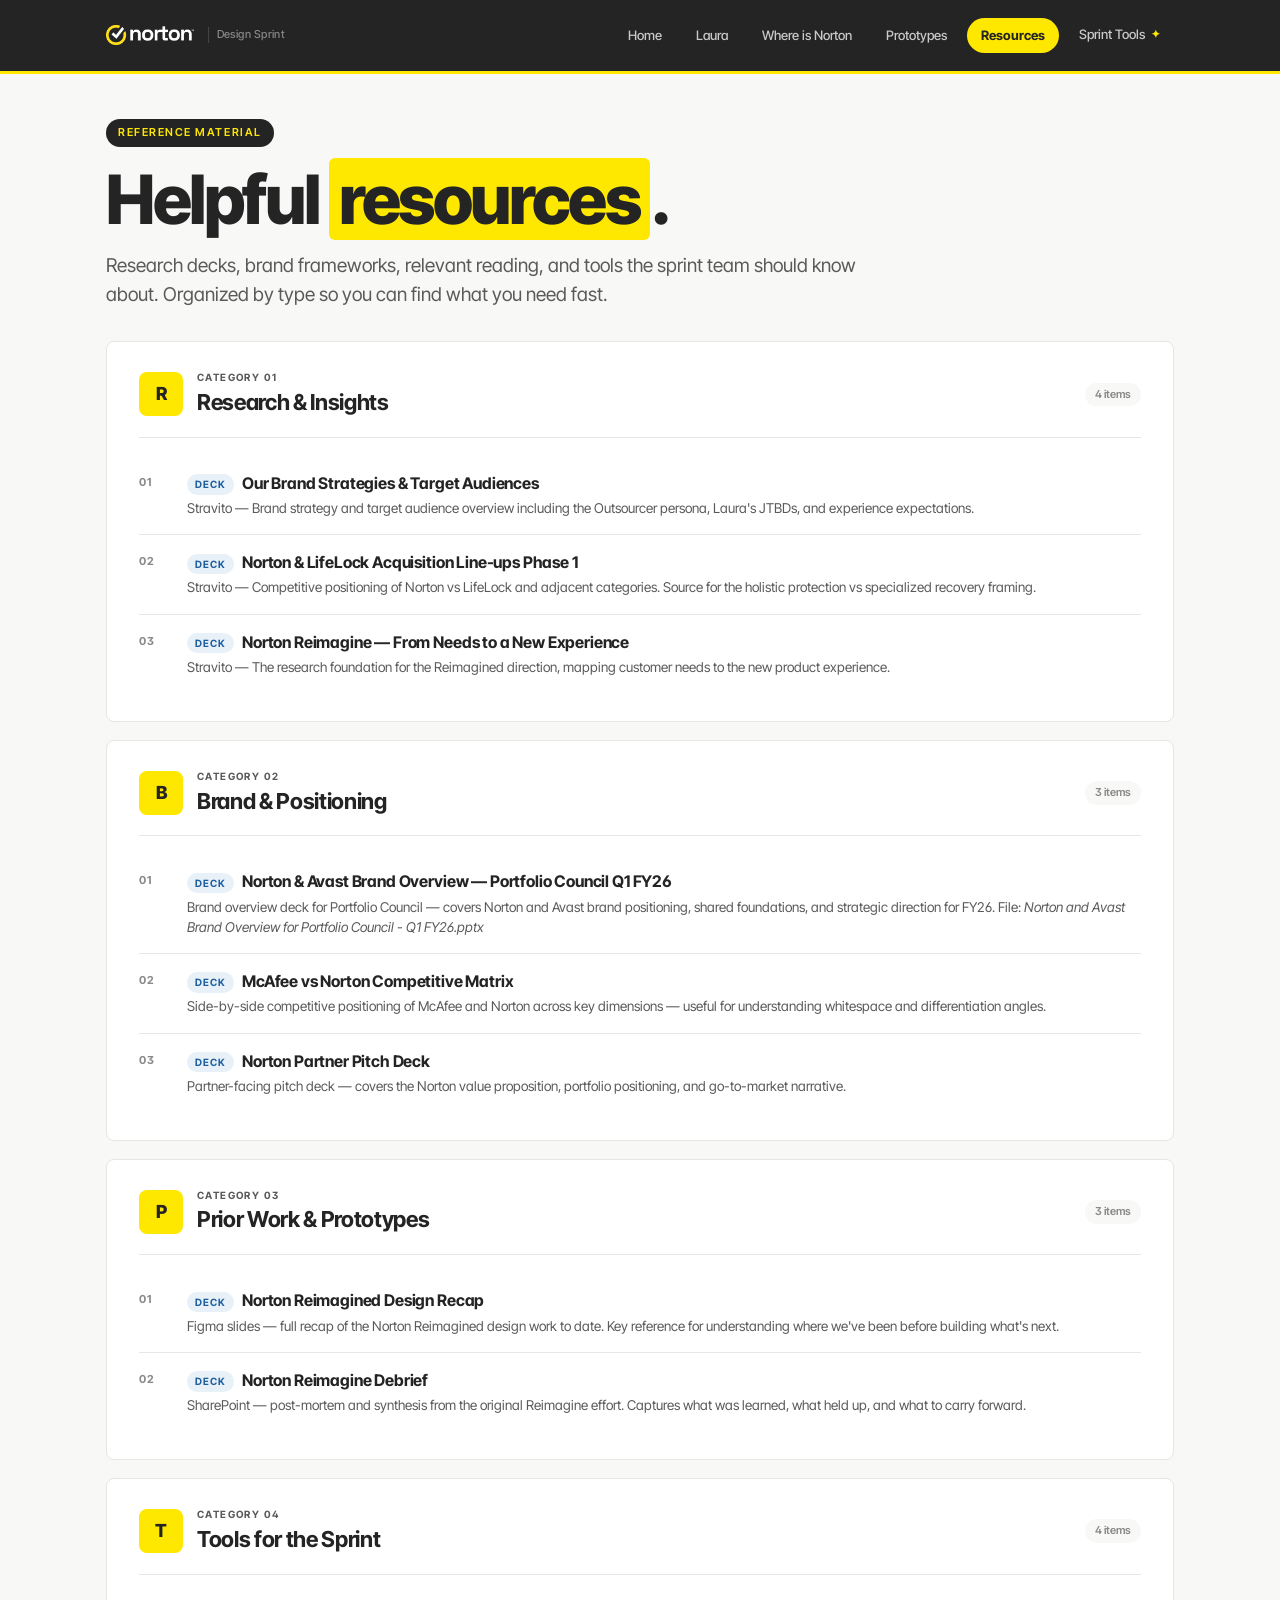
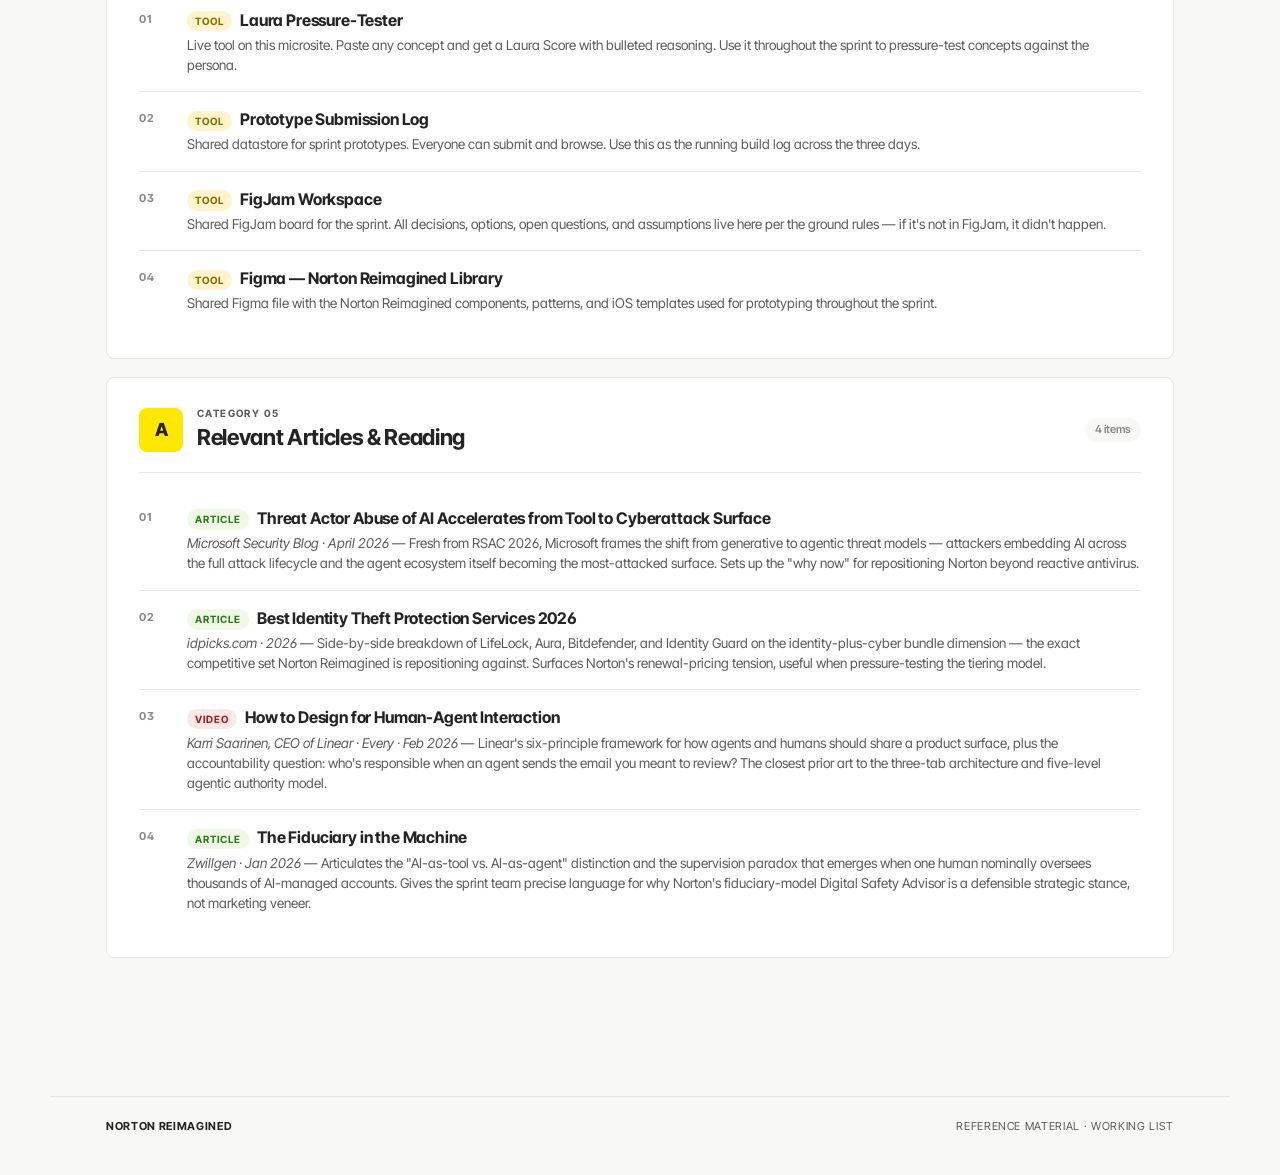
<file: resources.html>
<!DOCTYPE html>
<html lang="en">
<head>
<meta charset="UTF-8">
<meta name="viewport" content="width=device-width, initial-scale=1.0">
<title>Resources — Norton Reimagined Sprint</title>
<link href="https://fonts.googleapis.com/css2?family=Inter+Tight:wght@400;500;600;700;800&display=swap" rel="stylesheet">
<link rel="stylesheet" href="styles.css">
<style>
  .res-section {
    background: var(--card);
    border: 1px solid var(--line);
    border-radius: 8px;
    padding: 28px 32px;
    margin-bottom: 18px;
  }
  .res-section .head {
    display: flex;
    align-items: center;
    gap: 14px;
    padding-bottom: 18px;
    border-bottom: 1px solid var(--line);
    margin-bottom: 18px;
  }
  .res-section .icon {
    width: 44px; height: 44px;
    background: var(--yellow);
    border-radius: 8px;
    display: flex;
    align-items: center;
    justify-content: center;
    font-weight: 800;
    font-size: 18px;
    flex-shrink: 0;
  }
  .res-section .head-text { flex: 1; }
  .res-section .tag {
    font-size: 10px;
    font-weight: 700;
    letter-spacing: 0.14em;
    text-transform: uppercase;
    color: var(--ink-soft);
  }
  .res-section h2 {
    font-size: 22px;
    font-weight: 700;
    letter-spacing: -0.015em;
    margin-top: 2px;
  }
  .res-section .count {
    font-size: 11px;
    color: var(--ink-softer);
    background: var(--paper);
    padding: 4px 10px;
    border-radius: 999px;
    font-weight: 600;
  }

  .res-list {
    list-style: none;
    padding: 0;
  }
  .res-item {
    display: flex;
    align-items: flex-start;
    gap: 16px;
    padding: 16px 0;
    border-bottom: 1px solid var(--line);
  }
  .res-item:last-child { border-bottom: none; }
  .res-item .num {
    font-size: 11px;
    font-weight: 700;
    color: var(--ink-softer);
    letter-spacing: 0.1em;
    min-width: 32px;
    padding-top: 3px;
  }
  .res-item .body { flex: 1; }
  .res-item h4 {
    font-size: 16px;
    font-weight: 700;
    letter-spacing: -0.01em;
    margin-bottom: 3px;
  }
  .res-item h4 a {
    color: var(--ink);
    border-bottom: 2px solid transparent;
    transition: border-color 0.15s;
  }
  .res-item h4 a:hover { border-bottom-color: var(--yellow); }
  .res-item p {
    font-size: 13.5px;
    color: var(--ink-soft);
    line-height: 1.5;
  }
  .res-item.placeholder {
    opacity: 0.7;
  }
  .res-item.placeholder h4 {
    color: var(--ink-softer);
    font-style: italic;
  }
  .res-item .type-badge {
    display: inline-block;
    font-size: 10px;
    font-weight: 700;
    letter-spacing: 0.1em;
    text-transform: uppercase;
    padding: 3px 8px;
    border-radius: 999px;
    margin-right: 8px;
    vertical-align: middle;
  }
  .badge-deck { background: #e8f0f8; color: #1e5fa0; }
  .badge-doc { background: #f0e8f8; color: #6a1e9a; }
  .badge-link { background: #f0f8e8; color: #2e7a1a; }
  .badge-video { background: #f8e8e8; color: #b01818; }
  .badge-tool { background: #fff4cc; color: #8a6a00; }

  .placeholder-note {
    background: #fffef0;
    border: 1px solid #f5e89a;
    border-radius: 8px;
    padding: 20px 24px;
    margin-bottom: 28px;
    display: flex;
    gap: 14px;
    align-items: flex-start;
  }
  .placeholder-note .dot {
    width: 10px; height: 10px;
    background: var(--yellow);
    border-radius: 50%;
    margin-top: 6px;
    flex-shrink: 0;
  }
  .placeholder-note .text {
    font-size: 14px;
    color: var(--ink);
    line-height: 1.5;
  }
  .placeholder-note strong { font-weight: 700; }

  @media (max-width: 860px) {
    .res-section { padding: 20px; }
    .res-section .head { flex-direction: column; align-items: flex-start; gap: 10px; }
    .res-section .icon { width: 36px; height: 36px; }
  }
</style>
  <link rel="icon" type="image/svg+xml" href="assets/norton-checkmark.svg">
  <link rel="icon" type="image/png" sizes="32x32" href="assets/icon-32.png">
  <link rel="icon" type="image/png" sizes="16x16" href="assets/icon-16.png">
  <link rel="apple-touch-icon" sizes="180x180" href="assets/icon-180.png">
  <link rel="apple-touch-icon" sizes="152x152" href="assets/icon-152.png">
  <link rel="apple-touch-icon" sizes="144x144" href="assets/icon-144.png">
  <link rel="apple-touch-icon" sizes="120x120" href="assets/icon-120.png">
  <link rel="manifest" href="assets/site.webmanifest">
</head>
<body>

<nav class="nav">
  <div class="nav-inner">
    <a href="index.html" class="nav-brand">
      <img src="assets/norton-logo.png" alt="Norton" class="nav-logo">
      <span class="nav-sprint-label">Design Sprint</span>
    </a>
    <button class="nav-toggle" id="nav-toggle" aria-label="Toggle navigation" aria-expanded="false">
      <span></span><span></span><span></span>
    </button>
    <ul class="nav-links" id="nav-links">
      <li><a href="index.html">Home</a></li>
      <li><a href="laura.html">Laura</a></li>
      <li><a href="where-is-norton.html">Where is Norton</a></li>
      <li><a href="prototypes.html">Prototypes</a></li>
      <li><a href="resources.html" class="active">Resources</a></li>
      <li class="nav-dropdown">
        <button class="nav-dropdown-btn" id="sprintToolsBtn" aria-expanded="false" aria-haspopup="true">
          Sprint Tools <span class="nav-beta-pill">✦</span>
        </button>
        <ul class="nav-dropdown-menu" id="sprintToolsMenu" role="menu">
            <li><a href="competitive-analysis.html" role="menuitem">Competitive Analysis</a></li>
            <li><a href="how-might-we.html" role="menuitem">How Might We</a></li>
            <li><a href="idea-workshop.html" role="menuitem">Ideation Wizard</a></li>
            <li><a href="idea-grouping.html" role="menuitem">Idea Grouping</a></li>
            <li><a href="concept-builder.html" role="menuitem">Prototype Builder</a></li>
            <li><a href="pricing-strategy.html" role="menuitem">Pricing Strategy</a></li>
            <li><a href="dependency-assessment.html" role="menuitem">Dependency Assessment</a></li>
            <li><a href="concept-card.html" role="menuitem">Concept 1-Pager</a></li>
          </ul>
      </li>
    </ul>
  </div>
</nav>

<div class="page">

  <span class="eyebrow">Reference Material</span>
  <h1 class="page-title">Helpful <span class="mark">resources</span>.</h1>
  <p class="lede">
    Research decks, brand frameworks, relevant reading, and tools the sprint team
    should know about. Organized by type so you can find what you need fast.
  </p>

  <!-- =================== RESEARCH =================== -->
  <div class="res-section" id="research" style="margin-top:32px;">
    <div class="head">
      <div class="icon">R</div>
      <div class="head-text">
        <div class="tag">Category 01</div>
        <h2>Research &amp; Insights</h2>
      </div>
      <span class="count">4 items</span>
    </div>
    <ul class="res-list">
      <li class="res-item">
        <div class="num">01</div>
        <div class="body">
          <h4><span class="type-badge badge-deck">Deck</span><a href="https://gen.stravito.com/share/document/dvQqUI" target="_blank" rel="noopener">Our Brand Strategies &amp; Target Audiences</a></h4>
          <p>Stravito — Brand strategy and target audience overview including the Outsourcer persona, Laura's JTBDs, and experience expectations.</p>
        </div>
      </li>
      <li class="res-item">
        <div class="num">02</div>
        <div class="body">
          <h4><span class="type-badge badge-deck">Deck</span><a href="https://gen.stravito.com/share/document/NgChVb" target="_blank" rel="noopener">Norton &amp; LifeLock Acquisition Line-ups Phase 1</a></h4>
          <p>Stravito — Competitive positioning of Norton vs LifeLock and adjacent categories. Source for the holistic protection vs specialized recovery framing.</p>
        </div>
      </li>
      <li class="res-item">
        <div class="num">03</div>
        <div class="body">
          <h4><span class="type-badge badge-deck">Deck</span><a href="https://gen.stravito.com/share/document/JagxIX" target="_blank" rel="noopener">Norton Reimagine — From Needs to a New Experience</a></h4>
          <p>Stravito — The research foundation for the Reimagined direction, mapping customer needs to the new product experience.</p>
        </div>
      </li>
    </ul>
  </div>

  <!-- =================== BRAND =================== -->
  <div class="res-section">
    <div class="head">
      <div class="icon">B</div>
      <div class="head-text">
        <div class="tag">Category 02</div>
        <h2>Brand &amp; Positioning</h2>
      </div>
      <span class="count">3 items</span>
    </div>
    <ul class="res-list">
      <li class="res-item">
        <div class="num">01</div>
        <div class="body">
          <h4><span class="type-badge badge-deck">Deck</span>Norton &amp; Avast Brand Overview — Portfolio Council Q1 FY26</h4>
          <p>Brand overview deck for Portfolio Council — covers Norton and Avast brand positioning, shared foundations, and strategic direction for FY26. File: <em>Norton and Avast Brand Overview for Portfolio Council - Q1 FY26.pptx</em></p>
        </div>
      </li>
      <li class="res-item">
        <div class="num">02</div>
        <div class="body">
          <h4><span class="type-badge badge-deck">Deck</span><a href="https://nlok-my.sharepoint.com/:p:/g/personal/richard_ho_gendigital_com/IQABeE52LmtiRYDJK6SN57y3Ab01ni72fa8qNna7p4gZPGI?e=6ZBZlk" target="_blank" rel="noopener">McAfee vs Norton Competitive Matrix</a></h4>
          <p>Side-by-side competitive positioning of McAfee and Norton across key dimensions — useful for understanding whitespace and differentiation angles.</p>
        </div>
      </li>
      <li class="res-item">
        <div class="num">03</div>
        <div class="body">
          <h4><span class="type-badge badge-deck">Deck</span><a href="https://nlok-my.sharepoint.com/:p:/g/personal/richard_ho_gendigital_com/IQAKfX3TKPx0QaX-EB7nuLyGATD6TfX_9epM2nvM77oqhA8?e=Gd7Bym" target="_blank" rel="noopener">Norton Partner Pitch Deck</a></h4>
          <p>Partner-facing pitch deck — covers the Norton value proposition, portfolio positioning, and go-to-market narrative.</p>
        </div>
      </li>
    </ul>
  </div>

  <!-- =================== PRIOR WORK =================== -->
  <div class="res-section">
    <div class="head">
      <div class="icon">P</div>
      <div class="head-text">
        <div class="tag">Category 03</div>
        <h2>Prior Work &amp; Prototypes</h2>
      </div>
      <span class="count">3 items</span>
    </div>
    <ul class="res-list">
      <li class="res-item">
        <div class="num">01</div>
        <div class="body">
          <h4><span class="type-badge badge-deck">Deck</span><a href="https://www.figma.com/slides/LfRqsdPmSbsWCKtLbksyIG/PPT-reimagined?t=4bCur2tEroGTZET5-6" target="_blank" rel="noopener">Norton Reimagined Design Recap</a></h4>
          <p>Figma slides — full recap of the Norton Reimagined design work to date. Key reference for understanding where we've been before building what's next.</p>
        </div>
      </li>
      <li class="res-item">
        <div class="num">02</div>
        <div class="body">
          <h4><span class="type-badge badge-deck">Deck</span><a href="https://nlok.sharepoint.com/:p:/s/DEPT-ProductEcommerce-ALLProductandEngineering/IQBJ6x-eedHRS4FROGzYKtC9AdvgUSdtEn7FkzsQoEnrwOs?e=zdFaaE" target="_blank" rel="noopener">Norton Reimagine Debrief</a></h4>
          <p>SharePoint — post-mortem and synthesis from the original Reimagine effort. Captures what was learned, what held up, and what to carry forward.</p>
        </div>
      </li>
    </ul>
  </div>

  <!-- =================== TOOLS =================== -->
  <div class="res-section">
    <div class="head">
      <div class="icon">T</div>
      <div class="head-text">
        <div class="tag">Category 04</div>
        <h2>Tools for the Sprint</h2>
      </div>
      <span class="count">4 items</span>
    </div>
    <ul class="res-list">
      <li class="res-item">
        <div class="num">01</div>
        <div class="body">
          <h4><span class="type-badge badge-tool">Tool</span><a href="laura.html">Laura Pressure-Tester</a></h4>
          <p>Live tool on this microsite. Paste any concept and get a Laura Score with bulleted reasoning. Use it throughout the sprint to pressure-test concepts against the persona.</p>
        </div>
      </li>
      <li class="res-item">
        <div class="num">02</div>
        <div class="body">
          <h4><span class="type-badge badge-tool">Tool</span><a href="prototypes.html">Prototype Submission Log</a></h4>
          <p>Shared datastore for sprint prototypes. Everyone can submit and browse. Use this as the running build log across the three days.</p>
        </div>
      </li>
      <li class="res-item">
        <div class="num">03</div>
        <div class="body">
          <h4><span class="type-badge badge-tool">Tool</span><a href="https://www.figma.com/board/JEtVcjVSEYab72SxYZmjON/Norton-For-What-Is-Coming?t=4bCur2tEroGTZET5-6" target="_blank" rel="noopener">FigJam Workspace</a></h4>
          <p>Shared FigJam board for the sprint. All decisions, options, open questions, and assumptions live here per the ground rules — if it's not in FigJam, it didn't happen.</p>
        </div>
      </li>
      <li class="res-item">
        <div class="num">04</div>
        <div class="body">
          <h4><span class="type-badge badge-tool">Tool</span><a href="https://www.figma.com/design/ELJmdwfttDa0wsouSmHx3a/%F0%9F%9F%A1-Norton-Reimagine-%E2%B8%B1-Components?m=auto&t=4bCur2tEroGTZET5-6" target="_blank" rel="noopener">Figma — Norton Reimagined Library</a></h4>
          <p>Shared Figma file with the Norton Reimagined components, patterns, and iOS templates used for prototyping throughout the sprint.</p>
        </div>
      </li>
    </ul>
  </div>

  <!-- =================== RELEVANT READING =================== -->
  <div class="res-section">
    <div class="head">
      <div class="icon">A</div>
      <div class="head-text">
        <div class="tag">Category 05</div>
        <h2>Relevant Articles &amp; Reading</h2>
      </div>
      <span class="count">4 items</span>
    </div>
    <ul class="res-list">
      <li class="res-item">
        <div class="num">01</div>
        <div class="body">
          <h4><span class="type-badge badge-link">Article</span><a href="https://www.microsoft.com/en-us/security/blog/2026/04/02/threat-actor-abuse-of-ai-accelerates-from-tool-to-cyberattack-surface/" target="_blank" rel="noopener">Threat Actor Abuse of AI Accelerates from Tool to Cyberattack Surface</a></h4>
          <p><em>Microsoft Security Blog · April 2026</em> — Fresh from RSAC 2026, Microsoft frames the shift from generative to agentic threat models — attackers embedding AI across the full attack lifecycle and the agent ecosystem itself becoming the most-attacked surface. Sets up the "why now" for repositioning Norton beyond reactive antivirus.</p>
        </div>
      </li>
      <li class="res-item">
        <div class="num">02</div>
        <div class="body">
          <h4><span class="type-badge badge-link">Article</span><a href="https://idpicks.com/guides/best-identity-theft-protection-services-2026/" target="_blank" rel="noopener">Best Identity Theft Protection Services 2026</a></h4>
          <p><em>idpicks.com · 2026</em> — Side-by-side breakdown of LifeLock, Aura, Bitdefender, and Identity Guard on the identity-plus-cyber bundle dimension — the exact competitive set Norton Reimagined is repositioning against. Surfaces Norton's renewal-pricing tension, useful when pressure-testing the tiering model.</p>
        </div>
      </li>
      <li class="res-item">
        <div class="num">03</div>
        <div class="body">
          <h4><span class="type-badge badge-video">Video</span><a href="https://every.to/thesis/how-to-design-for-human-agent-interaction" target="_blank" rel="noopener">How to Design for Human-Agent Interaction</a></h4>
          <p><em>Karri Saarinen, CEO of Linear · Every · Feb 2026</em> — Linear's six-principle framework for how agents and humans should share a product surface, plus the accountability question: who's responsible when an agent sends the email you meant to review? The closest prior art to the three-tab architecture and five-level agentic authority model.</p>
        </div>
      </li>
      <li class="res-item">
        <div class="num">04</div>
        <div class="body">
          <h4><span class="type-badge badge-link">Article</span><a href="https://www.zwillgen.com/artificial-intelligence/the-fiduciary-in-the-machine/" target="_blank" rel="noopener">The Fiduciary in the Machine</a></h4>
          <p><em>Zwillgen · Jan 2026</em> — Articulates the "AI-as-tool vs. AI-as-agent" distinction and the supervision paradox that emerges when one human nominally oversees thousands of AI-managed accounts. Gives the sprint team precise language for why Norton's fiduciary-model Digital Safety Advisor is a defensible strategic stance, not marketing veneer.</p>
        </div>
      </li>
    </ul>
  </div>

</div>

<div class="footer">
  <span class="brand">Norton Reimagined</span>
  <span>Reference Material · Working List</span>
</div>

<script src="nav.js"></script>
</body>
</html>
</file>
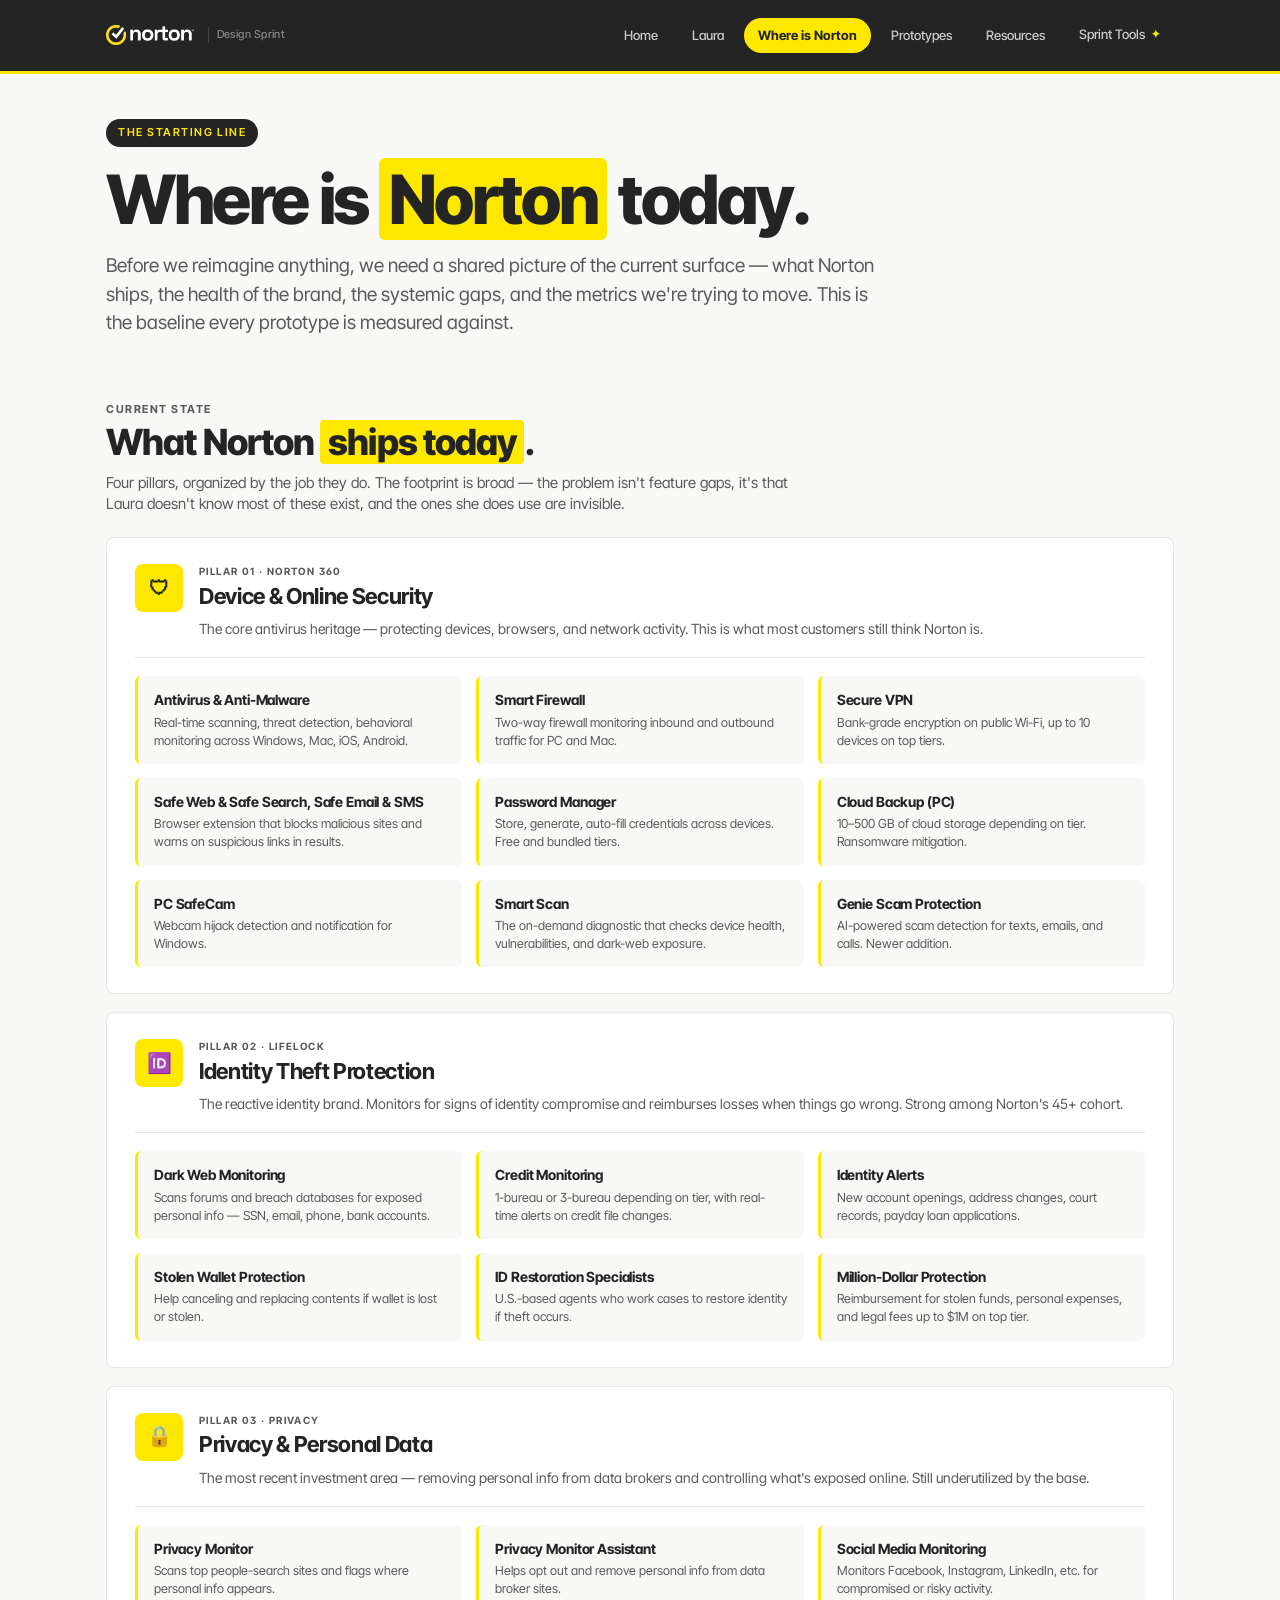
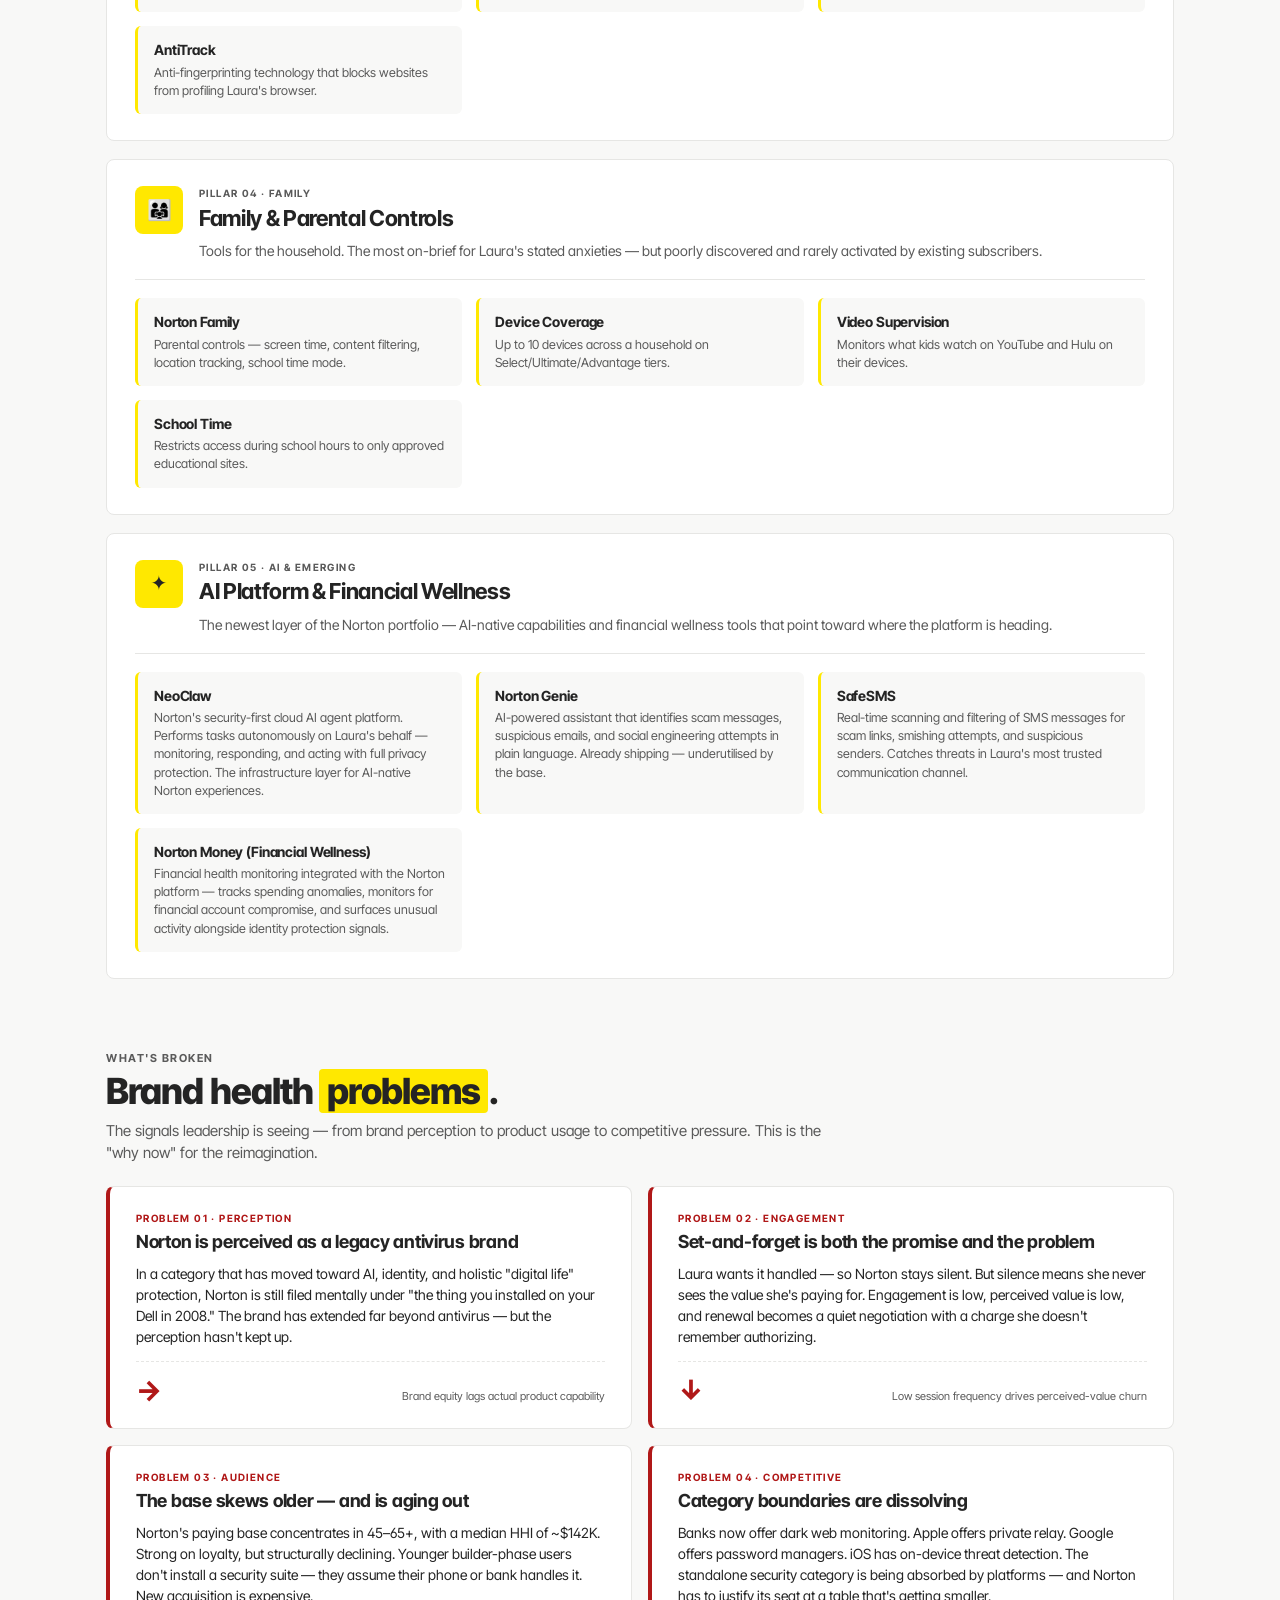
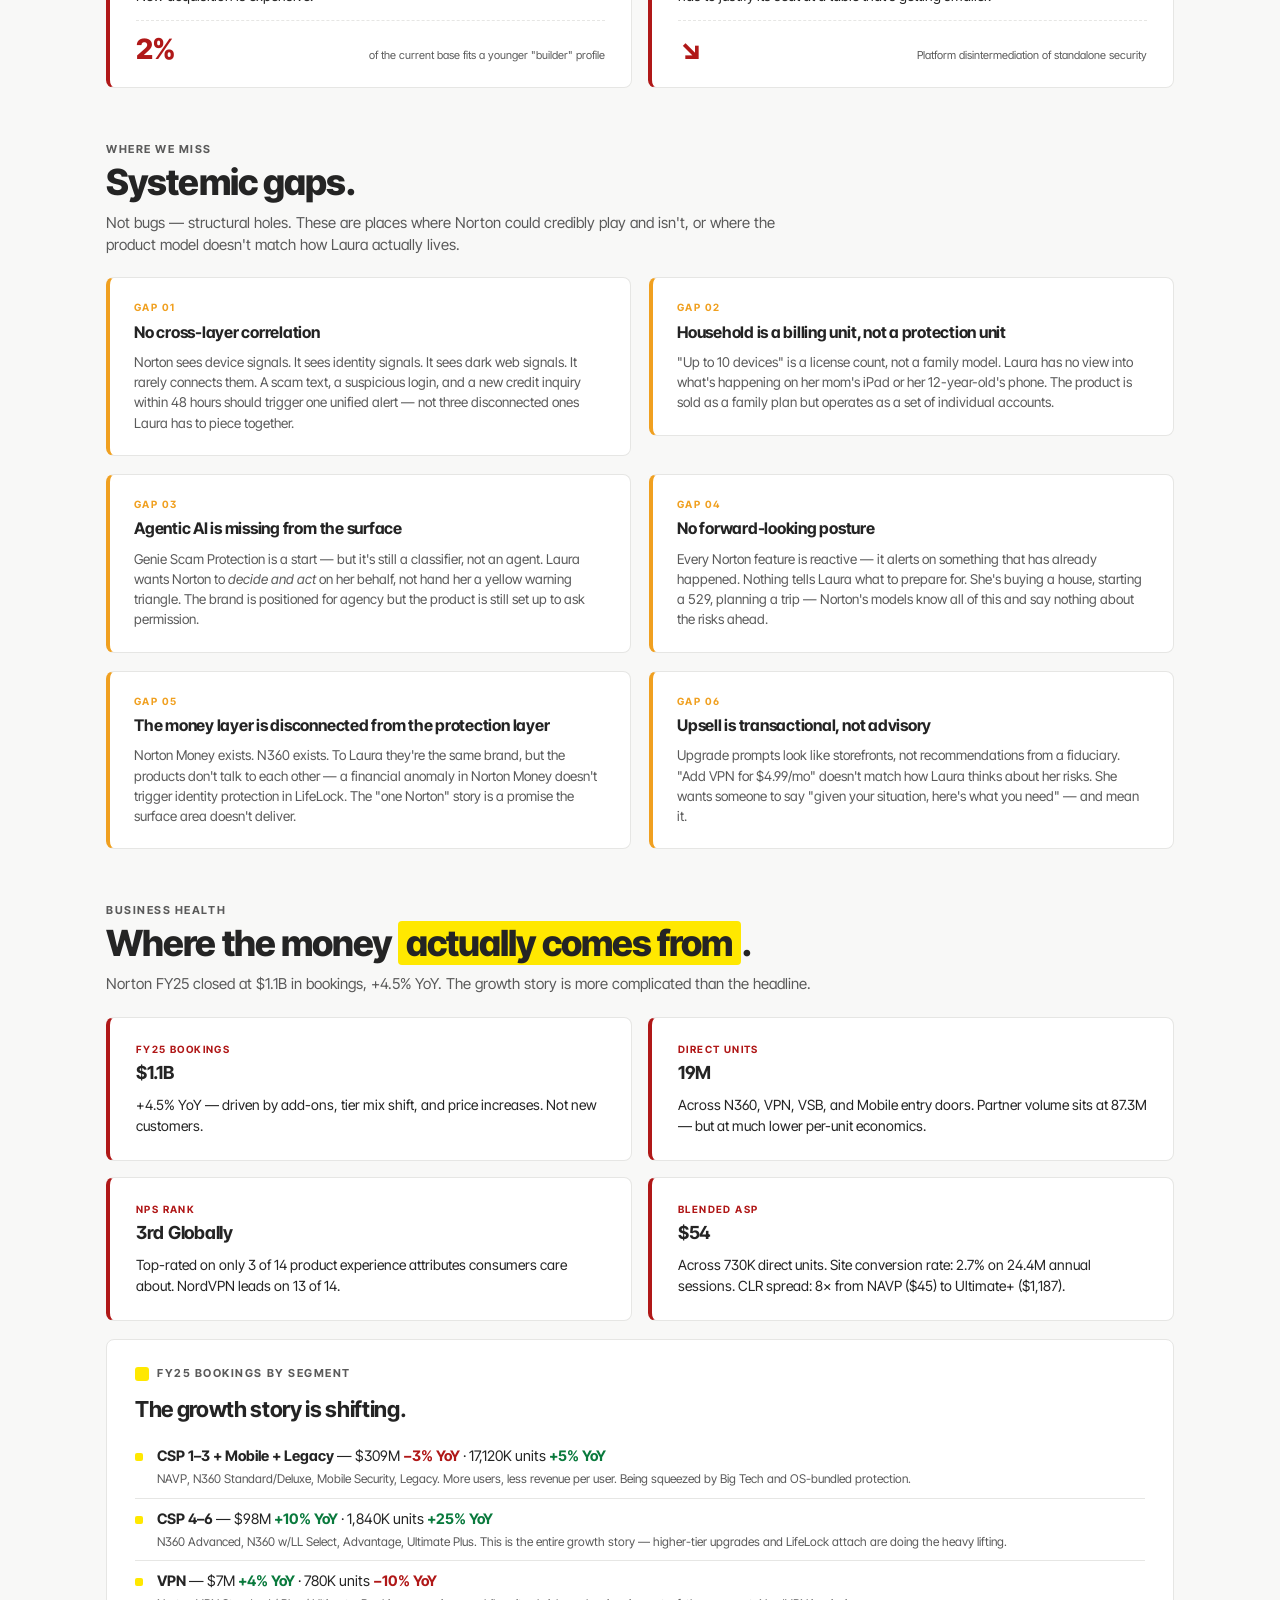
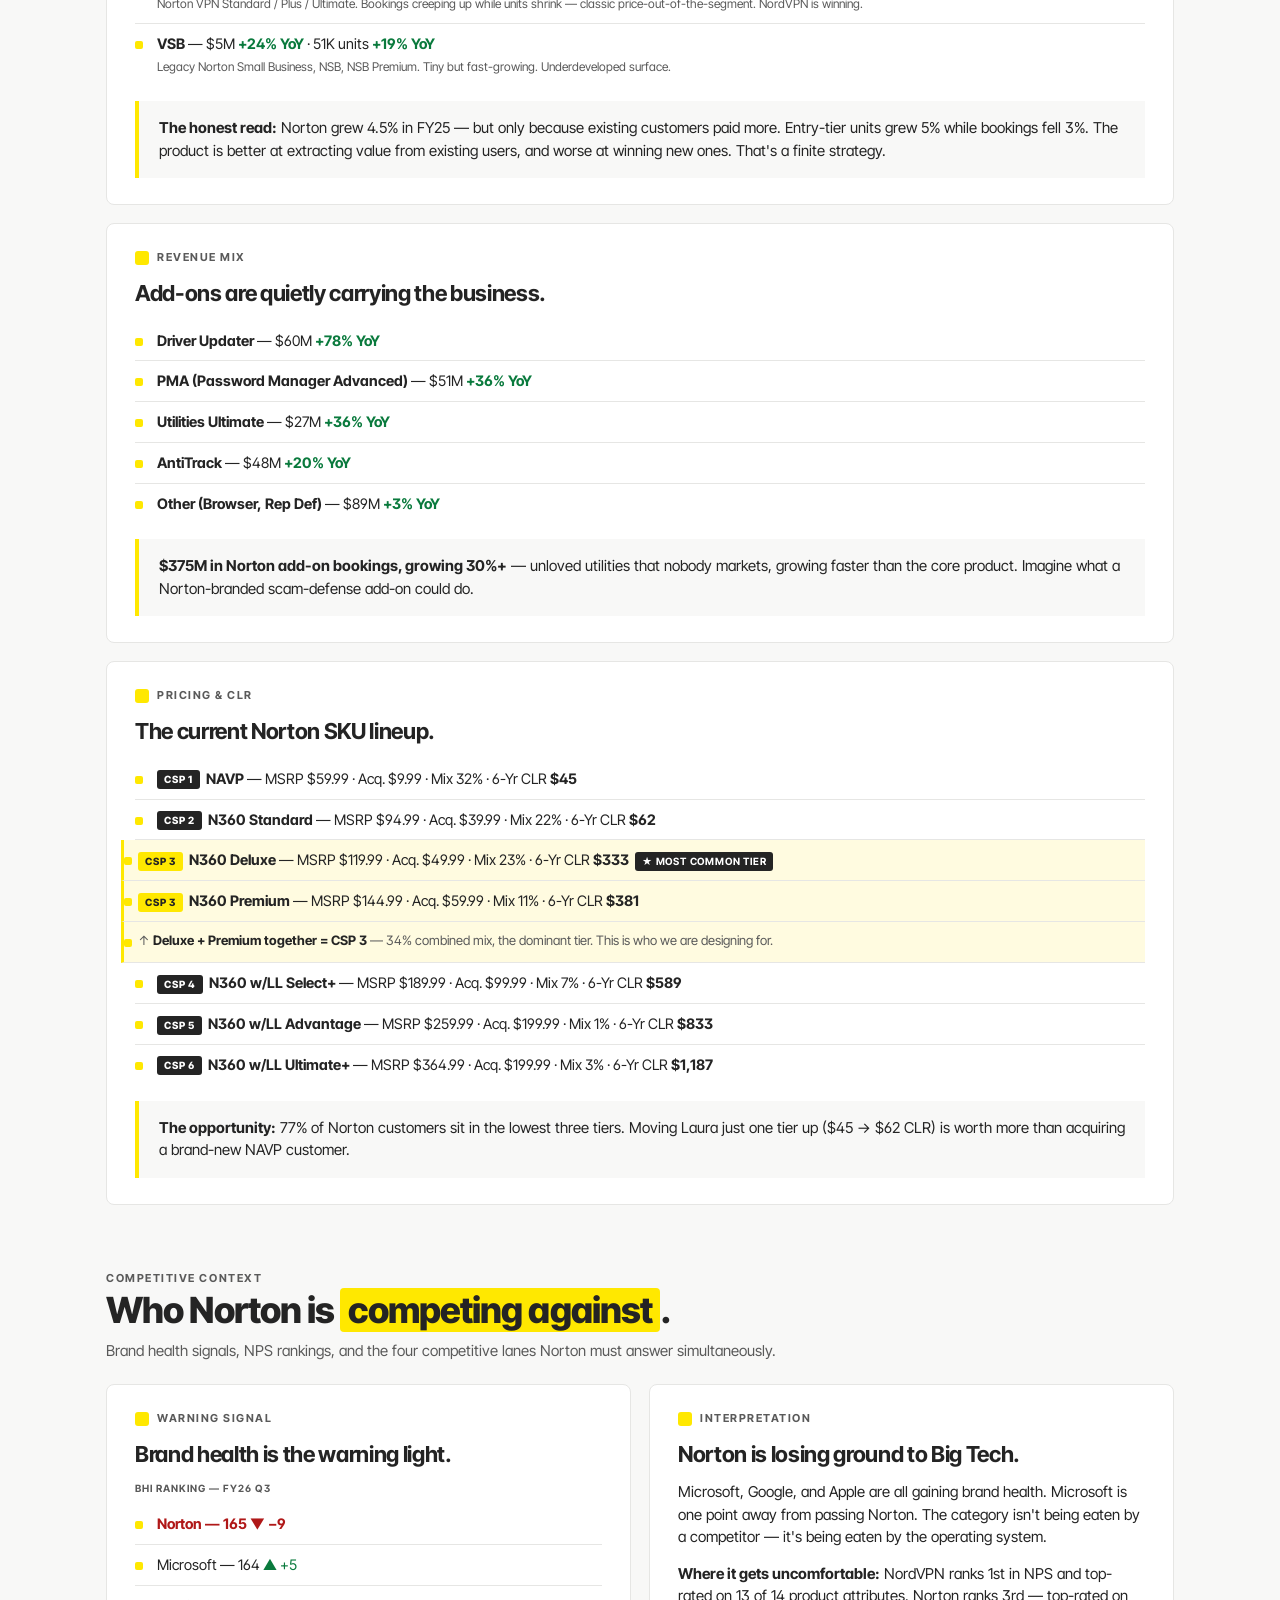
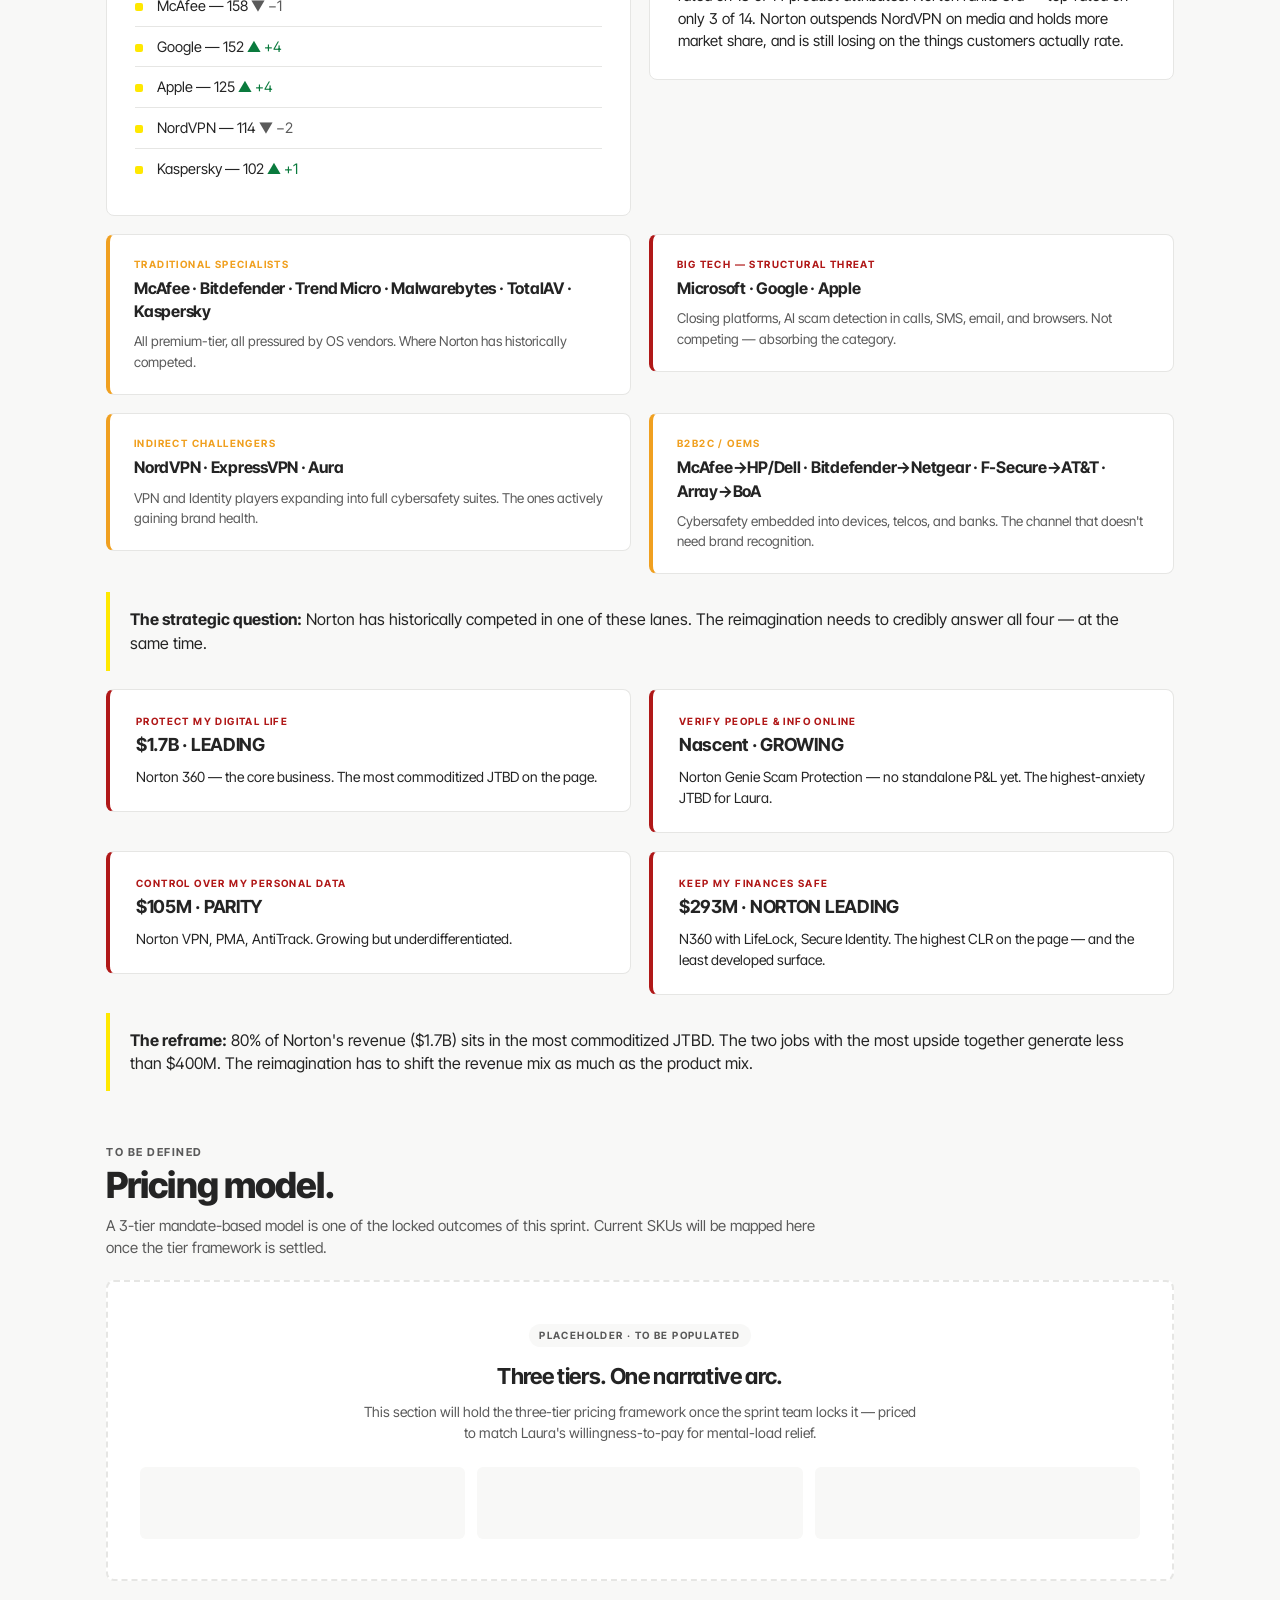
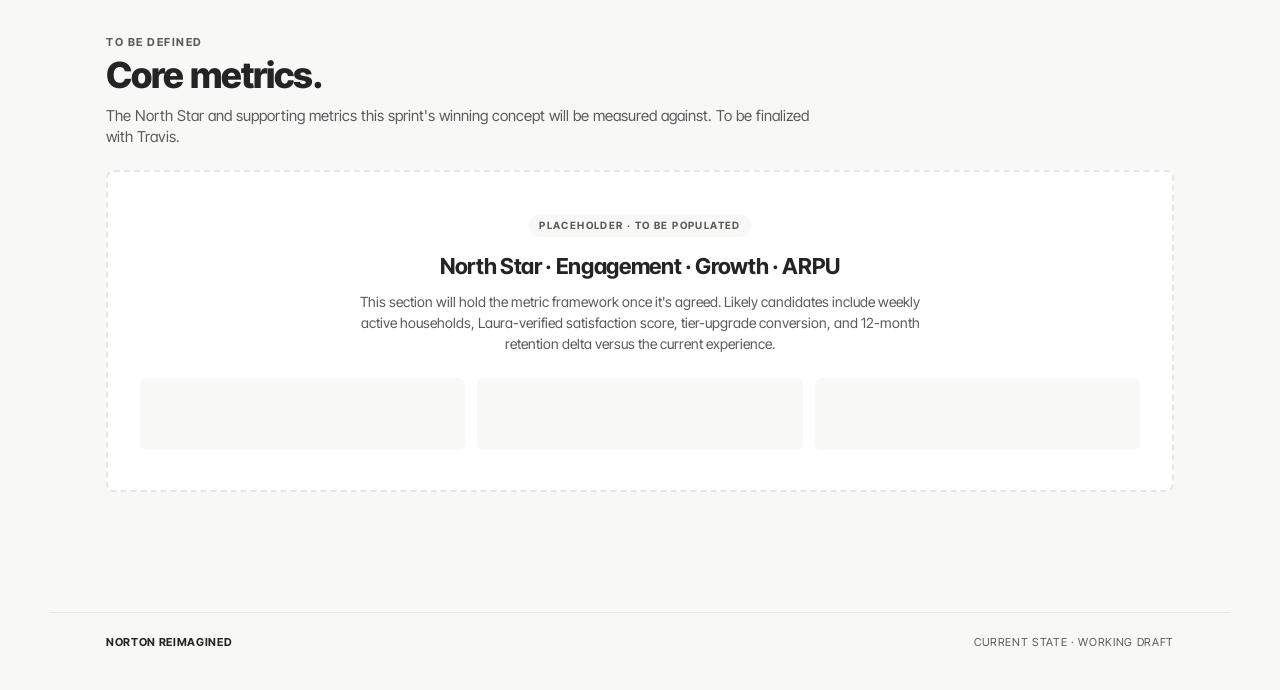
<file: where-is-norton.html>
<!DOCTYPE html>
<html lang="en">
<head>
<meta charset="UTF-8">
<meta name="viewport" content="width=device-width, initial-scale=1.0">
<title>Where is Norton — Norton Reimagined Sprint</title>
<link href="https://fonts.googleapis.com/css2?family=Inter+Tight:wght@400;500;600;700;800&display=swap" rel="stylesheet">
<link rel="stylesheet" href="styles.css">
<style>
  /* Product catalog */
  .pillar {
    background: var(--card);
    border: 1px solid var(--line);
    border-radius: 8px;
    padding: 26px 28px;
    margin-bottom: 18px;
  }
  .pillar-head {
    display: flex;
    align-items: flex-start;
    gap: 16px;
    padding-bottom: 18px;
    border-bottom: 1px solid var(--line);
    margin-bottom: 18px;
  }
  .pillar-icon {
    width: 48px; height: 48px;
    background: var(--yellow);
    border-radius: 8px;
    display: flex;
    align-items: center;
    justify-content: center;
    font-weight: 800;
    font-size: 20px;
    flex-shrink: 0;
  }
  .pillar-title { flex: 1; }
  .pillar-title .tag {
    font-size: 10px;
    font-weight: 700;
    letter-spacing: 0.14em;
    text-transform: uppercase;
    color: var(--ink-soft);
  }
  .pillar-title h2 {
    font-size: 22px;
    font-weight: 700;
    letter-spacing: -0.015em;
    margin: 2px 0 6px;
  }
  .pillar-title p {
    font-size: 14px;
    color: var(--ink-soft);
    line-height: 1.5;
  }
  .feature-grid {
    display: grid;
    grid-template-columns: repeat(3, 1fr);
    gap: 14px;
  }
  .feature {
    background: var(--paper);
    border-radius: 6px;
    padding: 14px 16px;
    border-left: 3px solid var(--yellow);
  }
  .feature h5 {
    font-size: 14px;
    font-weight: 700;
    letter-spacing: -0.01em;
    margin-bottom: 3px;
  }
  .feature p {
    font-size: 12.5px;
    color: var(--ink-soft);
    line-height: 1.45;
  }

  /* Problem cards */
  .problems-grid {
    display: grid;
    grid-template-columns: repeat(2, 1fr);
    gap: 16px;
  }
  .problem {
    background: var(--card);
    border: 1px solid var(--line);
    border-radius: 8px;
    padding: 24px 26px;
    border-left: 4px solid var(--red);
  }
  .problem .tag {
    font-size: 10px;
    font-weight: 700;
    letter-spacing: 0.14em;
    text-transform: uppercase;
    color: var(--red);
    margin-bottom: 6px;
  }
  .problem h3 {
    font-size: 18px;
    font-weight: 700;
    letter-spacing: -0.015em;
    line-height: 1.2;
    margin-bottom: 10px;
  }
  .problem p {
    font-size: 14px;
    color: var(--ink);
    line-height: 1.5;
  }
  .problem .stat {
    margin-top: 14px;
    padding-top: 14px;
    border-top: 1px dashed var(--line);
    display: flex;
    justify-content: space-between;
    align-items: baseline;
  }
  .problem .stat .big {
    font-size: 28px;
    font-weight: 800;
    color: var(--red);
    letter-spacing: -0.02em;
    line-height: 1;
  }
  .problem .stat .small {
    font-size: 11px;
    color: var(--ink-soft);
    text-align: right;
    max-width: 60%;
    line-height: 1.3;
  }

  /* Gap cards (warning, not critical) */
  .gap {
    background: var(--card);
    border: 1px solid var(--line);
    border-radius: 8px;
    padding: 22px 24px;
    border-left: 4px solid var(--amber);
  }
  .gap .tag {
    font-size: 10px;
    font-weight: 700;
    letter-spacing: 0.14em;
    text-transform: uppercase;
    color: var(--amber);
    margin-bottom: 6px;
  }
  .gap h4 {
    font-size: 16px;
    font-weight: 700;
    margin-bottom: 8px;
    letter-spacing: -0.015em;
  }
  .gap p {
    font-size: 13.5px;
    color: var(--ink-soft);
    line-height: 1.5;
  }

  /* Placeholder section */
  .placeholder {
    background: var(--card);
    border: 2px dashed var(--line);
    border-radius: 8px;
    padding: 40px 32px;
    text-align: center;
  }
  .placeholder .tag {
    font-size: 10px;
    font-weight: 700;
    letter-spacing: 0.14em;
    text-transform: uppercase;
    color: var(--ink-soft);
    background: var(--paper);
    padding: 4px 10px;
    border-radius: 999px;
    display: inline-block;
  }
  .placeholder h3 {
    font-size: 22px;
    font-weight: 700;
    letter-spacing: -0.015em;
    margin: 14px 0 8px;
  }
  .placeholder p {
    font-size: 14px;
    color: var(--ink-soft);
    max-width: 560px;
    margin: 0 auto;
    line-height: 1.5;
  }
  .placeholder .skeleton {
    margin-top: 24px;
    display: grid;
    grid-template-columns: repeat(3, 1fr);
    gap: 12px;
  }
  .placeholder .skel-box {
    background: var(--paper);
    border-radius: 6px;
    height: 72px;
  }

  .section-title {
    grid-column: span 12;
    margin: 36px 0 4px;
  }
  .section-title .eyebrow-2 {
    font-size: 11px;
    font-weight: 700;
    letter-spacing: 0.14em;
    text-transform: uppercase;
    color: var(--ink-soft);
  }
  .section-title h2 {
    font-size: 36px;
    font-weight: 800;
    letter-spacing: -0.025em;
    line-height: 1.05;
    margin-top: 6px;
  }
  .section-title h2 em {
    font-style: normal;
    background: var(--yellow);
    padding: 0 8px;
    border-radius: 4px;
  }
  .section-title .sub {
    margin-top: 10px;
    font-size: 15px;
    color: var(--ink-soft);
    max-width: 720px;
  }

  @media (max-width: 860px) {
    .feature-grid { grid-template-columns: 1fr; }
    .problems-grid { grid-template-columns: 1fr; }
    .placeholder .skeleton { grid-template-columns: 1fr; }
  }
</style>
  <link rel="icon" type="image/svg+xml" href="assets/norton-checkmark.svg">
  <link rel="icon" type="image/png" sizes="32x32" href="assets/icon-32.png">
  <link rel="icon" type="image/png" sizes="16x16" href="assets/icon-16.png">
  <link rel="apple-touch-icon" sizes="180x180" href="assets/icon-180.png">
  <link rel="apple-touch-icon" sizes="152x152" href="assets/icon-152.png">
  <link rel="apple-touch-icon" sizes="144x144" href="assets/icon-144.png">
  <link rel="apple-touch-icon" sizes="120x120" href="assets/icon-120.png">
  <link rel="manifest" href="assets/site.webmanifest">
</head>
<body>

<nav class="nav">
  <div class="nav-inner">
    <a href="index.html" class="nav-brand">
      <img src="assets/norton-logo.png" alt="Norton" class="nav-logo">
      <span class="nav-sprint-label">Design Sprint</span>
    </a>
    <button class="nav-toggle" id="nav-toggle" aria-label="Toggle navigation" aria-expanded="false">
      <span></span><span></span><span></span>
    </button>
    <ul class="nav-links" id="nav-links">
      <li><a href="index.html">Home</a></li>
      <li><a href="laura.html">Laura</a></li>
      <li><a href="where-is-norton.html" class="active">Where is Norton</a></li>
      <li><a href="prototypes.html">Prototypes</a></li>
      <li><a href="resources.html">Resources</a></li>
      <li class="nav-dropdown">
        <button class="nav-dropdown-btn" id="sprintToolsBtn" aria-expanded="false" aria-haspopup="true">
          Sprint Tools <span class="nav-beta-pill">✦</span>
        </button>
        <ul class="nav-dropdown-menu" id="sprintToolsMenu" role="menu">
            <li><a href="competitive-analysis.html" role="menuitem">Competitive Analysis</a></li>
            <li><a href="how-might-we.html" role="menuitem">How Might We</a></li>
            <li><a href="idea-workshop.html" role="menuitem">Ideation Wizard</a></li>
            <li><a href="idea-grouping.html" role="menuitem">Idea Grouping</a></li>
            <li><a href="concept-builder.html" role="menuitem">Prototype Builder</a></li>
            <li><a href="pricing-strategy.html" role="menuitem">Pricing Strategy</a></li>
            <li><a href="dependency-assessment.html" role="menuitem">Dependency Assessment</a></li>
            <li><a href="concept-card.html" role="menuitem">Concept 1-Pager</a></li>
          </ul>
      </li>
    </ul>
  </div>
</nav>

<div class="page">

  <span class="eyebrow">The Starting Line</span>
  <h1 class="page-title">Where is <span class="mark">Norton</span> today.</h1>
  <p class="lede">
    Before we reimagine anything, we need a shared picture of the current surface —
    what Norton ships, the health of the brand, the systemic gaps, and the metrics
    we're trying to move. This is the baseline every prototype is measured against.
  </p>

  <div class="grid">

    <!-- =================== CURRENT PRODUCTS =================== -->
    <div class="section-title">
      <div class="eyebrow-2">Current State</div>
      <h2>What Norton <em>ships today</em>.</h2>
      <p class="sub">Four pillars, organized by the job they do. The footprint is broad — the problem isn't feature gaps, it's that Laura doesn't know most of these exist, and the ones she does use are invisible.</p>
    </div>

    <div class="col-12">

      <!-- Pillar 1: Device Security -->
      <div class="pillar">
        <div class="pillar-head">
          <div class="pillar-icon">🛡</div>
          <div class="pillar-title">
            <div class="tag">Pillar 01 · Norton 360</div>
            <h2>Device &amp; Online Security</h2>
            <p>The core antivirus heritage — protecting devices, browsers, and network activity. This is what most customers still think Norton is.</p>
          </div>
        </div>
        <div class="feature-grid">
          <div class="feature"><h5>Antivirus &amp; Anti-Malware</h5><p>Real-time scanning, threat detection, behavioral monitoring across Windows, Mac, iOS, Android.</p></div>
          <div class="feature"><h5>Smart Firewall</h5><p>Two-way firewall monitoring inbound and outbound traffic for PC and Mac.</p></div>
          <div class="feature"><h5>Secure VPN</h5><p>Bank-grade encryption on public Wi-Fi, up to 10 devices on top tiers.</p></div>
          <div class="feature"><h5>Safe Web &amp; Safe Search, Safe Email &amp; SMS</h5><p>Browser extension that blocks malicious sites and warns on suspicious links in results.</p></div>
          <div class="feature"><h5>Password Manager</h5><p>Store, generate, auto-fill credentials across devices. Free and bundled tiers.</p></div>
          <div class="feature"><h5>Cloud Backup (PC)</h5><p>10–500 GB of cloud storage depending on tier. Ransomware mitigation.</p></div>
          <div class="feature"><h5>PC SafeCam</h5><p>Webcam hijack detection and notification for Windows.</p></div>
          <div class="feature"><h5>Smart Scan</h5><p>The on-demand diagnostic that checks device health, vulnerabilities, and dark-web exposure.</p></div>
          <div class="feature"><h5>Genie Scam Protection</h5><p>AI-powered scam detection for texts, emails, and calls. Newer addition.</p></div>
        </div>
      </div>

      <!-- Pillar 2: Identity -->
      <div class="pillar">
        <div class="pillar-head">
          <div class="pillar-icon">🆔</div>
          <div class="pillar-title">
            <div class="tag">Pillar 02 · LifeLock</div>
            <h2>Identity Theft Protection</h2>
            <p>The reactive identity brand. Monitors for signs of identity compromise and reimburses losses when things go wrong. Strong among Norton's 45+ cohort.</p>
          </div>
        </div>
        <div class="feature-grid">
          <div class="feature"><h5>Dark Web Monitoring</h5><p>Scans forums and breach databases for exposed personal info — SSN, email, phone, bank accounts.</p></div>
          <div class="feature"><h5>Credit Monitoring</h5><p>1-bureau or 3-bureau depending on tier, with real-time alerts on credit file changes.</p></div>
          <div class="feature"><h5>Identity Alerts</h5><p>New account openings, address changes, court records, payday loan applications.</p></div>
          <div class="feature"><h5>Stolen Wallet Protection</h5><p>Help canceling and replacing contents if wallet is lost or stolen.</p></div>
          <div class="feature"><h5>ID Restoration Specialists</h5><p>U.S.-based agents who work cases to restore identity if theft occurs.</p></div>
          <div class="feature"><h5>Million-Dollar Protection</h5><p>Reimbursement for stolen funds, personal expenses, and legal fees up to $1M on top tier.</p></div>
        </div>
      </div>

      <!-- Pillar 3: Privacy -->
      <div class="pillar">
        <div class="pillar-head">
          <div class="pillar-icon">🔒</div>
          <div class="pillar-title">
            <div class="tag">Pillar 03 · Privacy</div>
            <h2>Privacy &amp; Personal Data</h2>
            <p>The most recent investment area — removing personal info from data brokers and controlling what's exposed online. Still underutilized by the base.</p>
          </div>
        </div>
        <div class="feature-grid">
          <div class="feature"><h5>Privacy Monitor</h5><p>Scans top people-search sites and flags where personal info appears.</p></div>
          <div class="feature"><h5>Privacy Monitor Assistant</h5><p>Helps opt out and remove personal info from data broker sites.</p></div>
          <div class="feature"><h5>Social Media Monitoring</h5><p>Monitors Facebook, Instagram, LinkedIn, etc. for compromised or risky activity.</p></div>
          <div class="feature"><h5>AntiTrack</h5><p>Anti-fingerprinting technology that blocks websites from profiling Laura's browser.</p></div>
        </div>
      </div>

      <!-- Pillar 4: Family -->
      <div class="pillar">
        <div class="pillar-head">
          <div class="pillar-icon">👨‍👩‍👧</div>
          <div class="pillar-title">
            <div class="tag">Pillar 04 · Family</div>
            <h2>Family &amp; Parental Controls</h2>
            <p>Tools for the household. The most on-brief for Laura's stated anxieties — but poorly discovered and rarely activated by existing subscribers.</p>
          </div>
        </div>
        <div class="feature-grid">
          <div class="feature"><h5>Norton Family</h5><p>Parental controls — screen time, content filtering, location tracking, school time mode.</p></div>
          <div class="feature"><h5>Device Coverage</h5><p>Up to 10 devices across a household on Select/Ultimate/Advantage tiers.</p></div>
          <div class="feature"><h5>Video Supervision</h5><p>Monitors what kids watch on YouTube and Hulu on their devices.</p></div>
          <div class="feature"><h5>School Time</h5><p>Restricts access during school hours to only approved educational sites.</p></div>
        </div>
      </div>

      <!-- Pillar 5: Emerging / AI Platform -->
      <div class="pillar">
        <div class="pillar-head">
          <div class="pillar-icon">✦</div>
          <div class="pillar-title">
            <div class="tag">Pillar 05 · AI & Emerging</div>
            <h2>AI Platform &amp; Financial Wellness</h2>
            <p>The newest layer of the Norton portfolio — AI-native capabilities and financial wellness tools that point toward where the platform is heading.</p>
          </div>
        </div>
        <div class="feature-grid">
          <div class="feature"><h5>NeoClaw</h5><p>Norton's security-first cloud AI agent platform. Performs tasks autonomously on Laura's behalf — monitoring, responding, and acting with full privacy protection. The infrastructure layer for AI-native Norton experiences.</p></div>
          <div class="feature"><h5>Norton Genie</h5><p>AI-powered assistant that identifies scam messages, suspicious emails, and social engineering attempts in plain language. Already shipping — underutilised by the base.</p></div>
          <div class="feature"><h5>SafeSMS</h5><p>Real-time scanning and filtering of SMS messages for scam links, smishing attempts, and suspicious senders. Catches threats in Laura's most trusted communication channel.</p></div>
          <div class="feature"><h5>Norton Money (Financial Wellness)</h5><p>Financial health monitoring integrated with the Norton platform — tracks spending anomalies, monitors for financial account compromise, and surfaces unusual activity alongside identity protection signals.</p></div>
        </div>
      </div>

    </div>

    <!-- =================== BRAND HEALTH PROBLEMS =================== -->
    <div class="section-title">
      <div class="eyebrow-2">What's Broken</div>
      <h2>Brand health <em>problems</em>.</h2>
      <p class="sub">The signals leadership is seeing — from brand perception to product usage to competitive pressure. This is the "why now" for the reimagination.</p>
    </div>

    <div class="col-12">
      <div class="problems-grid">

        <div class="problem">
          <div class="tag">Problem 01 · Perception</div>
          <h3>Norton is perceived as a legacy antivirus brand</h3>
          <p>In a category that has moved toward AI, identity, and holistic "digital life" protection, Norton is still filed mentally under "the thing you installed on your Dell in 2008." The brand has extended far beyond antivirus — but the perception hasn't kept up.</p>
          <div class="stat">
            <div class="big">→</div>
            <div class="small">Brand equity lags actual product capability</div>
          </div>
        </div>

        <div class="problem">
          <div class="tag">Problem 02 · Engagement</div>
          <h3>Set-and-forget is both the promise and the problem</h3>
          <p>Laura wants it handled — so Norton stays silent. But silence means she never sees the value she's paying for. Engagement is low, perceived value is low, and renewal becomes a quiet negotiation with a charge she doesn't remember authorizing.</p>
          <div class="stat">
            <div class="big">↓</div>
            <div class="small">Low session frequency drives perceived-value churn</div>
          </div>
        </div>

        <div class="problem">
          <div class="tag">Problem 03 · Audience</div>
          <h3>The base skews older — and is aging out</h3>
          <p>Norton's paying base concentrates in 45–65+, with a median HHI of ~$142K. Strong on loyalty, but structurally declining. Younger builder-phase users don't install a security suite — they assume their phone or bank handles it. New acquisition is expensive.</p>
          <div class="stat">
            <div class="big">2%</div>
            <div class="small">of the current base fits a younger "builder" profile</div>
          </div>
        </div>

        <div class="problem">
          <div class="tag">Problem 04 · Competitive</div>
          <h3>Category boundaries are dissolving</h3>
          <p>Banks now offer dark web monitoring. Apple offers private relay. Google offers password managers. iOS has on-device threat detection. The standalone security category is being absorbed by platforms — and Norton has to justify its seat at a table that's getting smaller.</p>
          <div class="stat">
            <div class="big">↘</div>
            <div class="small">Platform disintermediation of standalone security</div>
          </div>
        </div>

      </div>
    </div>

    <!-- =================== SYSTEMIC GAPS =================== -->
    <div class="section-title">
      <div class="eyebrow-2">Where We Miss</div>
      <h2>Systemic gaps.</h2>
      <p class="sub">Not bugs — structural holes. These are places where Norton could credibly play and isn't, or where the product model doesn't match how Laura actually lives.</p>
    </div>

    <div class="col-6">
      <div class="gap">
        <div class="tag">Gap 01</div>
        <h4>No cross-layer correlation</h4>
        <p>Norton sees device signals. It sees identity signals. It sees dark web signals. It rarely connects them. A scam text, a suspicious login, and a new credit inquiry within 48 hours should trigger one unified alert — not three disconnected ones Laura has to piece together.</p>
      </div>
    </div>
    <div class="col-6">
      <div class="gap">
        <div class="tag">Gap 02</div>
        <h4>Household is a billing unit, not a protection unit</h4>
        <p>"Up to 10 devices" is a license count, not a family model. Laura has no view into what's happening on her mom's iPad or her 12-year-old's phone. The product is sold as a family plan but operates as a set of individual accounts.</p>
      </div>
    </div>
    <div class="col-6">
      <div class="gap">
        <div class="tag">Gap 03</div>
        <h4>Agentic AI is missing from the surface</h4>
        <p>Genie Scam Protection is a start — but it's still a classifier, not an agent. Laura wants Norton to <i>decide and act</i> on her behalf, not hand her a yellow warning triangle. The brand is positioned for agency but the product is still set up to ask permission.</p>
      </div>
    </div>
    <div class="col-6">
      <div class="gap">
        <div class="tag">Gap 04</div>
        <h4>No forward-looking posture</h4>
        <p>Every Norton feature is reactive — it alerts on something that has already happened. Nothing tells Laura what to prepare for. She's buying a house, starting a 529, planning a trip — Norton's models know all of this and say nothing about the risks ahead.</p>
      </div>
    </div>
    <div class="col-6">
      <div class="gap">
        <div class="tag">Gap 05</div>
        <h4>The money layer is disconnected from the protection layer</h4>
        <p>Norton Money exists. N360 exists. To Laura they're the same brand, but the products don't talk to each other — a financial anomaly in Norton Money doesn't trigger identity protection in LifeLock. The "one Norton" story is a promise the surface area doesn't deliver.</p>
      </div>
    </div>
    <div class="col-6">
      <div class="gap">
        <div class="tag">Gap 06</div>
        <h4>Upsell is transactional, not advisory</h4>
        <p>Upgrade prompts look like storefronts, not recommendations from a fiduciary. "Add VPN for $4.99/mo" doesn't match how Laura thinks about her risks. She wants someone to say "given your situation, here's what you need" — and mean it.</p>
      </div>
    </div>

<!-- =================== BUSINESS HEALTH =================== -->
    <div class="section-title">
      <div class="eyebrow-2">Business Health</div>
      <h2>Where the money <em>actually comes from</em>.</h2>
      <p class="sub">Norton FY25 closed at $1.1B in bookings, +4.5% YoY. The growth story is more complicated than the headline.</p>
    </div>

    <div class="col-12">
      <div class="problems-grid">
        <div class="problem">
          <div class="tag">FY25 Bookings</div>
          <h3>$1.1B</h3>
          <p>+4.5% YoY — driven by add-ons, tier mix shift, and price increases. Not new customers.</p>
        </div>
        <div class="problem">
          <div class="tag">Direct Units</div>
          <h3>19M</h3>
          <p>Across N360, VPN, VSB, and Mobile entry doors. Partner volume sits at 87.3M — but at much lower per-unit economics.</p>
        </div>
        <div class="problem">
          <div class="tag">NPS Rank</div>
          <h3>3rd Globally</h3>
          <p>Top-rated on only 3 of 14 product experience attributes consumers care about. NordVPN leads on 13 of 14.</p>
        </div>
        <div class="problem">
          <div class="tag">Blended ASP</div>
          <h3>$54</h3>
          <p>Across 730K direct units. Site conversion rate: 2.7% on 24.4M annual sessions. CLR spread: 8× from NAVP ($45) to Ultimate+ ($1,187).</p>
        </div>
      </div>
    </div>

    <div class="col-12">
      <div class="card">
        <h3 class="card-label">FY25 Bookings by Segment</h3>
        <h2>The growth story is shifting.</h2>
        <ul>
          <li><strong>CSP 1–3 + Mobile + Legacy</strong> — $309M <span style="color:var(--red);font-weight:700;">−3% YoY</span> · 17,120K units <span style="color:var(--green);font-weight:700;">+5% YoY</span><br><span style="font-size:12px;color:var(--ink-soft);">NAVP, N360 Standard/Deluxe, Mobile Security, Legacy. More users, less revenue per user. Being squeezed by Big Tech and OS-bundled protection.</span></li>
          <li><strong>CSP 4–6</strong> — $98M <span style="color:var(--green);font-weight:700;">+10% YoY</span> · 1,840K units <span style="color:var(--green);font-weight:700;">+25% YoY</span><br><span style="font-size:12px;color:var(--ink-soft);">N360 Advanced, N360 w/LL Select, Advantage, Ultimate Plus. This is the entire growth story — higher-tier upgrades and LifeLock attach are doing the heavy lifting.</span></li>
          <li><strong>VPN</strong> — $7M <span style="color:var(--green);font-weight:700;">+4% YoY</span> · 780K units <span style="color:var(--red);font-weight:700;">−10% YoY</span><br><span style="font-size:12px;color:var(--ink-soft);">Norton VPN Standard / Plus / Ultimate. Bookings creeping up while units shrink — classic price-out-of-the-segment. NordVPN is winning.</span></li>
          <li><strong>VSB</strong> — $5M <span style="color:var(--green);font-weight:700;">+24% YoY</span> · 51K units <span style="color:var(--green);font-weight:700;">+19% YoY</span><br><span style="font-size:12px;color:var(--ink-soft);">Legacy Norton Small Business, NSB, NSB Premium. Tiny but fast-growing. Underdeveloped surface.</span></li>
        </ul>
        <div style="margin-top:16px;padding:16px 20px;background:var(--paper);border-left:4px solid var(--yellow);">
          <p><strong>The honest read:</strong> Norton grew 4.5% in FY25 — but only because existing customers paid more. Entry-tier units grew 5% while bookings fell 3%. The product is better at extracting value from existing users, and worse at winning new ones. That's a finite strategy.</p>
        </div>
      </div>
    </div>

    <div class="col-12">
      <div class="card">
        <h3 class="card-label">Revenue Mix</h3>
        <h2>Add-ons are quietly carrying the business.</h2>
        <ul>
          <li><strong>Driver Updater</strong> — $60M <span style="color:var(--green);font-weight:700;">+78% YoY</span></li>
          <li><strong>PMA (Password Manager Advanced)</strong> — $51M <span style="color:var(--green);font-weight:700;">+36% YoY</span></li>
          <li><strong>Utilities Ultimate</strong> — $27M <span style="color:var(--green);font-weight:700;">+36% YoY</span></li>
          <li><strong>AntiTrack</strong> — $48M <span style="color:var(--green);font-weight:700;">+20% YoY</span></li>
          <li><strong>Other (Browser, Rep Def)</strong> — $89M <span style="color:var(--green);font-weight:700;">+3% YoY</span></li>
        </ul>
        <div style="margin-top:16px;padding:16px 20px;background:var(--paper);border-left:4px solid var(--yellow);">
          <p><strong>$375M in Norton add-on bookings, growing 30%+</strong> — unloved utilities that nobody markets, growing faster than the core product. Imagine what a Norton-branded scam-defense add-on could do.</p>
        </div>
      </div>
    </div>

    <div class="col-12">
      <div class="card" id="sku-lineup">
        <h3 class="card-label">Pricing &amp; CLR</h3>
        <h2>The current Norton SKU lineup.</h2>
        <ul>
          <li><span style="display:inline-block;font-size:10px;font-weight:800;letter-spacing:.08em;text-transform:uppercase;background:var(--ink);color:#fff;padding:2px 7px;border-radius:3px;vertical-align:middle;margin-right:6px;">CSP 1</span><strong>NAVP</strong> — MSRP $59.99 · Acq. $9.99 · Mix 32% · 6-Yr CLR <strong>$45</strong></li>
          <li><span style="display:inline-block;font-size:10px;font-weight:800;letter-spacing:.08em;text-transform:uppercase;background:var(--ink);color:#fff;padding:2px 7px;border-radius:3px;vertical-align:middle;margin-right:6px;">CSP 2</span><strong>N360 Standard</strong> — MSRP $94.99 · Acq. $39.99 · Mix 22% · 6-Yr CLR <strong>$62</strong></li>
          <li style="background:#fffbe0;border-left:3px solid var(--yellow);padding-left:14px;margin-left:-14px;"><span style="display:inline-block;font-size:10px;font-weight:800;letter-spacing:.08em;text-transform:uppercase;background:var(--yellow);color:var(--ink);padding:2px 7px;border-radius:3px;vertical-align:middle;margin-right:6px;">CSP 3</span><strong>N360 Deluxe</strong> — MSRP $119.99 · Acq. $49.99 · Mix 23% · 6-Yr CLR <strong>$333</strong> &nbsp;<span style="display:inline-block;font-size:10px;font-weight:700;letter-spacing:.08em;text-transform:uppercase;background:var(--ink);color:#fff;padding:2px 7px;border-radius:3px;vertical-align:middle;">★ Most Common Tier</span></li>
          <li style="background:#fffbe0;border-left:3px solid var(--yellow);padding-left:14px;margin-left:-14px;"><span style="display:inline-block;font-size:10px;font-weight:800;letter-spacing:.08em;text-transform:uppercase;background:var(--yellow);color:var(--ink);padding:2px 7px;border-radius:3px;vertical-align:middle;margin-right:6px;">CSP 3</span><strong>N360 Premium</strong> — MSRP $144.99 · Acq. $59.99 · Mix 11% · 6-Yr CLR <strong>$381</strong></li>
          <li style="background:#fffbe0;border-left:3px solid var(--yellow);padding-left:14px;margin-left:-14px;padding-bottom:12px;font-size:13px;color:var(--ink-soft);">↑ <strong style="color:var(--ink);">Deluxe + Premium together = CSP 3</strong> — 34% combined mix, the dominant tier. This is who we are designing for.</li>
          <li><span style="display:inline-block;font-size:10px;font-weight:800;letter-spacing:.08em;text-transform:uppercase;background:var(--ink);color:#fff;padding:2px 7px;border-radius:3px;vertical-align:middle;margin-right:6px;">CSP 4</span><strong>N360 w/LL Select+</strong> — MSRP $189.99 · Acq. $99.99 · Mix 7% · 6-Yr CLR <strong>$589</strong></li>
          <li><span style="display:inline-block;font-size:10px;font-weight:800;letter-spacing:.08em;text-transform:uppercase;background:var(--ink);color:#fff;padding:2px 7px;border-radius:3px;vertical-align:middle;margin-right:6px;">CSP 5</span><strong>N360 w/LL Advantage</strong> — MSRP $259.99 · Acq. $199.99 · Mix 1% · 6-Yr CLR <strong>$833</strong></li>
          <li><span style="display:inline-block;font-size:10px;font-weight:800;letter-spacing:.08em;text-transform:uppercase;background:var(--ink);color:#fff;padding:2px 7px;border-radius:3px;vertical-align:middle;margin-right:6px;">CSP 6</span><strong>N360 w/LL Ultimate+</strong> — MSRP $364.99 · Acq. $199.99 · Mix 3% · 6-Yr CLR <strong>$1,187</strong></li>
        </ul>
        <div style="margin-top:16px;padding:16px 20px;background:var(--paper);border-left:4px solid var(--yellow);">
          <p><strong>The opportunity:</strong> 77% of Norton customers sit in the lowest three tiers. Moving Laura just one tier up ($45 → $62 CLR) is worth more than acquiring a brand-new NAVP customer.</p>
        </div>
      </div>
    </div>


    <!-- =================== COMPETITOR ANALYSIS =================== -->
    <div class="section-title" id="competitive-context" style="margin-top:48px;">
      <div class="eyebrow-2">Competitive Context</div>
      <h2>Who Norton is <em>competing against</em>.</h2>
      <p class="sub">Brand health signals, NPS rankings, and the four competitive lanes Norton must answer simultaneously.</p>
    </div>

    <div class="col-12">
      <div class="grid" style="margin-top:0;">
        <div class="col-6">
      <div class="card">
        <h3 class="card-label">Warning Signal</h3>
        <h2>Brand health is the warning light.</h2>
        <p style="font-size:10px;font-weight:700;letter-spacing:.1em;text-transform:uppercase;color:var(--ink-soft);margin:14px 0 8px;">BHI Ranking — FY26 Q3</p>
        <ul>
          <li><strong style="color:var(--red);">Norton — 165 ▼ −9</strong></li>
          <li>Microsoft — 164 <span style="color:var(--green);">▲ +5</span></li>
          <li>McAfee — 158 <span style="color:var(--ink-soft);">▼ −1</span></li>
          <li>Google — 152 <span style="color:var(--green);">▲ +4</span></li>
          <li>Apple — 125 <span style="color:var(--green);">▲ +4</span></li>
          <li>NordVPN — 114 <span style="color:var(--ink-soft);">▼ −2</span></li>
          <li>Kaspersky — 102 <span style="color:var(--green);">▲ +1</span></li>
        </ul>
      </div>
        </div>

        <div class="col-6">
      <div class="card">
        <h3 class="card-label">Interpretation</h3>
        <h2>Norton is losing ground to Big Tech.</h2>
        <p>Microsoft, Google, and Apple are all gaining brand health. Microsoft is one point away from passing Norton. The category isn't being eaten by a competitor — it's being eaten by the operating system.</p>
        <p style="margin-top:14px;"><strong>Where it gets uncomfortable:</strong> NordVPN ranks 1st in NPS and top-rated on 13 of 14 product attributes. Norton ranks 3rd — top-rated on only 3 of 14. Norton outspends NordVPN on media and holds more market share, and is still losing on the things customers actually rate.</p>
      </div>
        </div>

        <div class="col-6">
      <div class="gap">
        <div class="tag">Traditional Specialists</div>
        <h4>McAfee · Bitdefender · Trend Micro · Malwarebytes · TotalAV · Kaspersky</h4>
        <p>All premium-tier, all pressured by OS vendors. Where Norton has historically competed.</p>
      </div>
        </div>
        <div class="col-6">
      <div class="gap" style="border-left-color:var(--red);">
        <div class="tag" style="color:var(--red);">Big Tech — Structural Threat</div>
        <h4>Microsoft · Google · Apple</h4>
        <p>Closing platforms, AI scam detection in calls, SMS, email, and browsers. Not competing — absorbing the category.</p>
      </div>
        </div>
        <div class="col-6">
      <div class="gap">
        <div class="tag">Indirect Challengers</div>
        <h4>NordVPN · ExpressVPN · Aura</h4>
        <p>VPN and Identity players expanding into full cybersafety suites. The ones actively gaining brand health.</p>
      </div>
        </div>
        <div class="col-6">
      <div class="gap">
        <div class="tag">B2B2C / OEMs</div>
        <h4>McAfee→HP/Dell · Bitdefender→Netgear · F-Secure→AT&amp;T · Array→BoA</h4>
        <p>Cybersafety embedded into devices, telcos, and banks. The channel that doesn't need brand recognition.</p>
      </div>
        </div>

        <div class="col-12">
      <div style="padding:16px 20px;background:var(--paper);border-left:4px solid var(--yellow);">
        <p><strong>The strategic question:</strong> Norton has historically competed in one of these lanes. The reimagination needs to credibly answer all four — at the same time.</p>
      </div>
        </div>
      </div>
    </div>

    <div class="col-6">
      <div class="problem">
        <div class="tag">Protect my digital life</div>
        <h3>$1.7B · LEADING</h3>
        <p>Norton 360 — the core business. The most commoditized JTBD on the page.</p>
      </div>
    </div>
    <div class="col-6">
      <div class="problem">
        <div class="tag">Verify people &amp; info online</div>
        <h3>Nascent · GROWING</h3>
        <p>Norton Genie Scam Protection — no standalone P&L yet. The highest-anxiety JTBD for Laura.</p>
      </div>
    </div>
    <div class="col-6">
      <div class="problem">
        <div class="tag">Control over my personal data</div>
        <h3>$105M · PARITY</h3>
        <p>Norton VPN, PMA, AntiTrack. Growing but underdifferentiated.</p>
      </div>
    </div>
    <div class="col-6">
      <div class="problem">
        <div class="tag">Keep my finances safe</div>
        <h3>$293M · NORTON LEADING</h3>
        <p>N360 with LifeLock, Secure Identity. The highest CLR on the page — and the least developed surface.</p>
      </div>
    </div>

    <div class="col-12">
      <div style="padding:16px 20px;background:var(--paper);border-left:4px solid var(--yellow);">
        <p><strong>The reframe:</strong> 80% of Norton's revenue ($1.7B) sits in the most commoditized JTBD. The two jobs with the most upside together generate less than $400M. The reimagination has to shift the revenue mix as much as the product mix.</p>
      </div>
    </div>

        <!-- =================== PRICING PLACEHOLDER =================== -->
    <div class="section-title">
      <div class="eyebrow-2">To Be Defined</div>
      <h2>Pricing model.</h2>
      <p class="sub">A 3-tier mandate-based model is one of the locked outcomes of this sprint. Current SKUs will be mapped here once the tier framework is settled.</p>
    </div>

    <div class="col-12">
      <div class="placeholder">
        <div class="tag">Placeholder · To be populated</div>
        <h3>Three tiers. One narrative arc.</h3>
        <p>This section will hold the three-tier pricing framework once the sprint team locks it — priced to match Laura's willingness-to-pay for mental-load relief.</p>
        <div class="skeleton">
          <div class="skel-box"></div>
          <div class="skel-box"></div>
          <div class="skel-box"></div>
        </div>
      </div>
    </div>

    <!-- =================== CORE METRICS PLACEHOLDER =================== -->
    <div class="section-title">
      <div class="eyebrow-2">To Be Defined</div>
      <h2>Core metrics.</h2>
      <p class="sub">The North Star and supporting metrics this sprint's winning concept will be measured against. To be finalized with Travis.</p>
    </div>

    <div class="col-12">
      <div class="placeholder">
        <div class="tag">Placeholder · To be populated</div>
        <h3>North Star · Engagement · Growth · ARPU</h3>
        <p>This section will hold the metric framework once it's agreed. Likely candidates include weekly active households, Laura-verified satisfaction score, tier-upgrade conversion, and 12-month retention delta versus the current experience.</p>
        <div class="skeleton">
          <div class="skel-box"></div>
          <div class="skel-box"></div>
          <div class="skel-box"></div>
        </div>
      </div>
    </div>

  </div>

</div>

<div class="footer">
  <span class="brand">Norton Reimagined</span>
  <span>Current State · Working Draft</span>
</div>

<script src="nav.js"></script>
</body>
</html>
</file>
<file: styles.css>
/* ==========================================================================
   Norton Reimagined Sprint — Shared Styles
   Design language: Inter Tight · #242424 ink · #FFE800 yellow · #F8F8F7 paper
   ========================================================================== */

:root {
  --ink: #242424;
  --ink-soft: #5a5a5a;
  --ink-softer: #8a8a8a;
  --paper: #F8F8F7;
  --card: #FFFFFF;
  --yellow: #FFE800;
  --line: #E6E6E4;
  --green: #0a7a3d;
  --red: #b01818;
  --amber: #f0a020;
}

* { box-sizing: border-box; margin: 0; padding: 0; }

html, body {
  background: var(--paper);
  color: var(--ink);
  font-family: 'Inter Tight', -apple-system, system-ui, sans-serif;
  font-feature-settings: "ss01", "cv11";
  -webkit-font-smoothing: antialiased;
  line-height: 1.45;
}

a { color: inherit; text-decoration: none; }

/* ==========================================================================
   Navigation
   ========================================================================== */
.nav {
  background: var(--ink);
  color: #fff;
  border-bottom: 3px solid var(--yellow);
  position: fixed;
  top: 0;
  left: 0;
  right: 0;
  z-index: 1000;
  width: 100%;
}

/* Offset page content so it doesn't hide under the fixed nav (~63px tall) */
body { padding-top: 63px; }
.nav-inner {
  max-width: 1180px;
  margin: 0 auto;
  padding: 18px 56px;
  display: flex;
  align-items: center;
  gap: 16px;
}
.nav-brand {
  display: flex;
  align-items: center;
  gap: 12px;
  font-weight: 700;
  font-size: 15px;
  letter-spacing: -0.01em;
}
.nav-brand .dot {
  width: 10px;
  height: 10px;
  background: var(--yellow);
  border-radius: 50%;
  display: inline-block;
}
.nav-brand .sub {
  font-weight: 400;
  color: #c9c9c9;
  font-size: 13px;
  letter-spacing: 0;
}
.nav-logo {
  height: 20px;
  width: auto;
  display: block;
  flex-shrink: 0;
}
.nav-sprint-label {
  font-size: 11px;
  font-weight: 500;
  color: rgba(255,255,255,0.45);
  letter-spacing: 0.04em;
  white-space: nowrap;
  padding-left: 8px;
  border-left: 1px solid rgba(255,255,255,0.15);
  margin-left: 2px;
}
.nav-links {
  display: flex;
  gap: 6px;
  list-style: none;
  flex-wrap: wrap;
  margin-left: auto;
}
.nav-links a {
  display: inline-block;
  padding: 8px 14px;
  font-size: 13px;
  font-weight: 500;
  color: #c9c9c9;
  border-radius: 999px;
  transition: all 0.15s;
}
.nav-links a:hover {
  color: #fff;
  background: rgba(255,255,255,0.08);
}
.nav-links a.active {
  color: var(--ink);
  background: var(--yellow);
  font-weight: 700;
}
.nav-search-btn { display: none !important; }
.sr-only { position: absolute; width: 1px; height: 1px; padding: 0; margin: -1px; overflow: hidden; clip: rect(0,0,0,0); white-space: nowrap; border: 0; }

/* ── Dropdown nav item ─────────────────────────────────────────────────────── */
.nav-dropdown {
  position: relative;
}
.nav-dropdown-btn {
  display: inline-flex;
  align-items: center;
  gap: 6px;
  padding: 8px 14px;
  font-size: 13px;
  font-weight: 500;
  color: #c9c9c9;
  border-radius: 999px;
  background: none;
  border: none;
  cursor: pointer;
  font-family: 'Inter Tight', sans-serif;
  transition: all 0.15s;
  white-space: nowrap;
}
.nav-dropdown-btn:hover,
.nav-dropdown-btn[aria-expanded="true"] {
  color: #fff;
  background: rgba(255,255,255,0.08);
}
.nav-dropdown-btn.active {
  color: var(--ink);
  background: var(--yellow);
  font-weight: 700;
}
.nav-dropdown-btn.active .nav-beta-pill {
  color: var(--ink);
}
.nav-beta-pill {
  font-size: 11px;
  font-weight: 800;
  color: var(--yellow);
  letter-spacing: 0.02em;
}
.nav-dropdown-btn.active .nav-beta-pill { color: var(--ink); }

/* Dropdown menu panel */
.nav-dropdown-menu {
  display: none;
  position: absolute;
  top: calc(100% + 8px);
  right: 0;
  min-width: 200px;
  background: #fff;
  border: 1.5px solid var(--line);
  border-radius: 10px;
  box-shadow: 0 12px 40px rgba(36,36,36,0.14);
  list-style: none;
  padding: 6px;
  z-index: 1100;
  overflow: hidden;
}
.nav-dropdown-menu.open {
  display: block;
}
.nav-dropdown-menu li a {
  display: block;
  padding: 10px 14px;
  font-size: 13px;
  font-weight: 500;
  color: var(--ink);
  border-radius: 6px;
  transition: background 0.12s;
}
.nav-dropdown-menu li a:hover {
  background: var(--paper);
  color: var(--ink);
}
.nav-dropdown-menu li a.active {
  background: var(--yellow);
  color: var(--ink);
  font-weight: 700;
}

/* ── Mobile dropdown (inside the existing mobile nav drawer) ─────────────── */
@media (max-width: 860px) {
  .nav-dropdown-btn {
    width: 100%;
    justify-content: flex-start;
    border-radius: 6px;
    padding: 12px 16px;
  }
  .nav-dropdown-menu {
    position: static;
    box-shadow: none;
    border: none;
    background: rgba(255,255,255,0.06);
    border-radius: 6px;
    padding: 4px 0 4px 12px;
    margin-top: 4px;
  }
  .nav-dropdown-menu.open { display: block; }
  .nav-dropdown-menu li a {
    color: rgba(255,255,255,0.75);
    padding: 9px 14px;
  }
  .nav-dropdown-menu li a:hover { background: rgba(255,255,255,0.08); color: #fff; }
  .nav-dropdown-menu li a.active { background: var(--yellow); color: var(--ink); }
}

/* ==========================================================================
   Page layout
   ========================================================================== */
.page {
  max-width: 1180px;
  margin: 0 auto;
  padding: 56px 56px 80px;
}

.eyebrow {
  display: inline-block;
  font-size: 11px;
  font-weight: 600;
  letter-spacing: 0.14em;
  text-transform: uppercase;
  background: var(--ink);
  color: var(--yellow);
  padding: 6px 12px;
  border-radius: 999px;
}

h1.page-title {
  font-size: 68px;
  font-weight: 800;
  letter-spacing: -0.035em;
  line-height: 1.02;
  margin-top: 18px;
}
h1.page-title .mark {
  background: var(--yellow);
  padding: 0 10px;
  border-radius: 6px;
}

.lede {
  margin-top: 18px;
  font-size: 19px;
  color: var(--ink-soft);
  max-width: 780px;
  line-height: 1.5;
}

/* ==========================================================================
   Cards & Grid
   ========================================================================== */
.grid {
  display: grid;
  grid-template-columns: repeat(12, 1fr);
  gap: 18px;
  margin-top: 28px;
}

.card {
  background: var(--card);
  border: 1px solid var(--line);
  border-radius: 8px;
  padding: 26px 28px;
}

.card h3.card-label {
  font-size: 11px;
  font-weight: 700;
  letter-spacing: 0.14em;
  text-transform: uppercase;
  color: var(--ink-soft);
  margin-bottom: 14px;
  display: flex;
  align-items: center;
  gap: 8px;
}
.card h3.card-label::before {
  content: "";
  width: 14px; height: 14px;
  background: var(--yellow);
  border-radius: 3px;
  display: inline-block;
}

.card h2 {
  font-size: 22px;
  font-weight: 700;
  letter-spacing: -0.015em;
  line-height: 1.2;
  margin-bottom: 14px;
}

.card p { font-size: 15px; color: var(--ink); line-height: 1.5; }

.card ul { list-style: none; padding: 0; }
.card li {
  font-size: 14.5px;
  line-height: 1.5;
  padding: 9px 0 9px 22px;
  border-bottom: 1px solid var(--line);
  position: relative;
}
.card li:last-child { border-bottom: none; }
.card li::before {
  content: "";
  position: absolute;
  left: 0; top: 17px;
  width: 8px; height: 8px;
  background: var(--yellow);
  border-radius: 2px;
}

.col-3 { grid-column: span 3; }
.col-4 { grid-column: span 4; }
.col-6 { grid-column: span 6; }
.col-8 { grid-column: span 8; }
.col-12 { grid-column: span 12; }

/* Section break within grid */
.section-break {
  grid-column: span 12;
  margin-top: 24px;
  padding-top: 6px;
}
.section-break .eyebrow-2 {
  font-size: 11px;
  font-weight: 700;
  letter-spacing: 0.14em;
  text-transform: uppercase;
  color: var(--ink-soft);
}
.section-break h2 {
  font-size: 40px;
  font-weight: 800;
  letter-spacing: -0.025em;
  line-height: 1.05;
  margin-top: 6px;
  max-width: 760px;
}
.section-break h2 em {
  font-style: normal;
  background: var(--yellow);
  padding: 0 8px;
  border-radius: 4px;
}

/* ==========================================================================
   Footer
   ========================================================================== */
.footer {
  max-width: 1180px;
  margin: 40px auto 0;
  padding: 22px 56px 40px;
  border-top: 1px solid var(--line);
  display: flex;
  justify-content: space-between;
  align-items: center;
  font-size: 11px;
  color: var(--ink-soft);
  letter-spacing: 0.06em;
  text-transform: uppercase;
  flex-wrap: wrap;
  gap: 12px;
}
.footer .brand { font-weight: 700; color: var(--ink); }

/* ==========================================================================
   Buttons
   ========================================================================== */
.btn {
  display: inline-block;
  background: var(--yellow);
  color: var(--ink);
  border: none;
  padding: 14px 28px;
  border-radius: 999px;
  font-family: 'Inter Tight', sans-serif;
  font-weight: 700;
  font-size: 15px;
  letter-spacing: -0.01em;
  cursor: pointer;
  transition: transform 0.15s, box-shadow 0.15s;
  text-align: center;
}
.btn:hover {
  transform: translateY(-1px);
  box-shadow: 0 8px 24px rgba(255, 232, 0, 0.35);
}
.btn:disabled { opacity: 0.6; cursor: not-allowed; transform: none; }

.btn-ghost {
  background: transparent;
  color: var(--ink);
  border: 1px solid var(--ink);
}
.btn-ghost:hover { background: var(--ink); color: #fff; }

.btn-dark {
  background: var(--ink);
  color: #fff;
}

/* ==========================================================================
   Hamburger / Mobile Nav
   ========================================================================== */
.nav-toggle {
  display: none;
  flex-direction: column;
  justify-content: center;
  align-items: center;
  gap: 5px;
  width: 40px;
  height: 40px;
  background: none;
  border: none;
  cursor: pointer;
  padding: 4px;
  border-radius: 6px;
  transition: background 0.15s;
  flex-shrink: 0;
}
.nav-toggle:hover { background: rgba(255,255,255,0.08); }
.nav-toggle span {
  display: block;
  width: 22px;
  height: 2px;
  background: #fff;
  border-radius: 2px;
  transition: transform 0.2s, opacity 0.2s;
  transform-origin: center;
}
.nav-toggle.active span:nth-child(1) { transform: translateY(7px) rotate(45deg); }
.nav-toggle.active span:nth-child(2) { opacity: 0; }
.nav-toggle.active span:nth-child(3) { transform: translateY(-7px) rotate(-45deg); }

/* ==========================================================================
   Responsive
   ========================================================================== */
@media (max-width: 860px) {
  .page { padding: 32px 24px 60px; }
  .nav-inner { padding: 14px 20px; gap: 12px; }
  h1.page-title { font-size: 40px; }
  .lede { font-size: 16px; }
  .col-3, .col-4, .col-6, .col-8 { grid-column: span 12; }
  .section-break h2 { font-size: 26px; }
  .footer { padding: 22px 24px 40px; flex-direction: column; align-items: flex-start; gap: 6px; }

  /* Nav: show hamburger, hide links by default */
  .nav-toggle { display: flex; }
  .nav-links {
    display: none;
    position: absolute;
    top: 100%;
    left: 0; right: 0;
    background: var(--ink);
    border-top: 1px solid rgba(255,255,255,0.1);
    flex-direction: column;
    padding: 12px 20px 16px;
    gap: 2px;
    box-shadow: 0 8px 24px rgba(0,0,0,0.3);
  }
  .nav-links.open { display: flex; }
  .nav-links li { width: 100%; }
  .nav-links a {
    display: block;
    width: 100%;
    padding: 10px 14px;
    border-radius: 6px;
    font-size: 15px;
  }
  /* nav stays fixed; dropdown anchors to it via position:fixed on .nav-links */
}

@media (max-width: 480px) {
  h1.page-title { font-size: 32px; }
  .section-break h2 { font-size: 22px; }
  .card { padding: 20px; }
  .btn { width: 100%; text-align: center; }
}
/* ==========================================================================
   Competitor Screens
   ========================================================================== */
.comp-screen {
  margin: 16px 24px 0;
  border: 1px solid var(--line);
  border-radius: 8px;
  background: #f8f8f7;
  padding: 14px;
  box-shadow: inset 0 1px 0 rgba(255,255,255,.8);
}
.comp-screen img {
  width: 100%;
  border-radius: 6px;
  display: block;
  box-shadow: 0 4px 16px rgba(0,0,0,.08);
  margin-bottom: 8px;
}
.comp-screen h6 {
  margin: 0 0 6px;
  font-size: 11px;
  font-weight: 700;
  letter-spacing: .08em;
  text-transform: uppercase;
  color: var(--ink-softer);
}
.comp-screen p {
  margin: 0;
  font-size: 12px;
  line-height: 1.4;
  color: var(--ink);
}
.comp-screen-source {
  display: block;
  margin-top: 6px;
  font-size: 10px;
  letter-spacing: .08em;
  text-transform: uppercase;
  color: var(--ink-softer);
}

/* ==========================================================================
   Universal Search Overlay
   ========================================================================== */
.search-overlay {
  position: fixed;
  inset: 0;
  background: rgba(7, 9, 13, 0.82);
  backdrop-filter: blur(10px);
  display: none;
  align-items: center;
  justify-content: center;
  padding: 24px;
  z-index: 2000;
}
.search-overlay.open { display: flex; }
.search-modal {
  width: min(720px, 100%);
  background: #fff;
  border-radius: 18px;
  padding: 22px 24px 26px;
  box-shadow: 0 30px 80px rgba(0,0,0,.25);
}
.search-modal header {
  display: flex;
  align-items: center;
  justify-content: space-between;
  gap: 16px;
  margin-bottom: 16px;
}
.search-modal header h4 {
  margin: 0;
  font-size: 13px;
  letter-spacing: .14em;
  text-transform: uppercase;
  color: var(--ink);
}
.search-modal header button {
  border: none;
  background: none;
  font-size: 20px;
  cursor: pointer;
  color: var(--ink-soft);
}
.search-input-wrap input {
  width: 100%;
  border: 1px solid var(--line);
  border-radius: 12px;
  padding: 14px 16px;
  font-size: 14px;
  font-family: 'Inter Tight', sans-serif;
}
.search-results {
  margin-top: 18px;
  max-height: 60vh;
  overflow-y: auto;
  display: flex;
  flex-direction: column;
  gap: 10px;
}
.search-result {
  border: 1px solid var(--line);
  border-radius: 12px;
  padding: 12px 16px;
  cursor: pointer;
  transition: border-color .15s, box-shadow .15s;
}
.search-result:hover {
  border-color: var(--ink);
  box-shadow: 0 8px 24px rgba(0,0,0,.08);
}
.search-result h5 {
  margin: 0 0 4px;
  font-size: 14px;
  color: var(--ink);
}
.search-result p {
  margin: 0;
  font-size: 12px;
  color: var(--ink-soft);
  line-height: 1.4;
}
.search-empty {
  padding: 24px;
  text-align: center;
  font-size: 12px;
  color: var(--ink-soft);
}
@media (max-width: 600px) {
  .search-modal { padding: 18px; }
  .search-result { padding: 10px 12px; }
}
</file>
